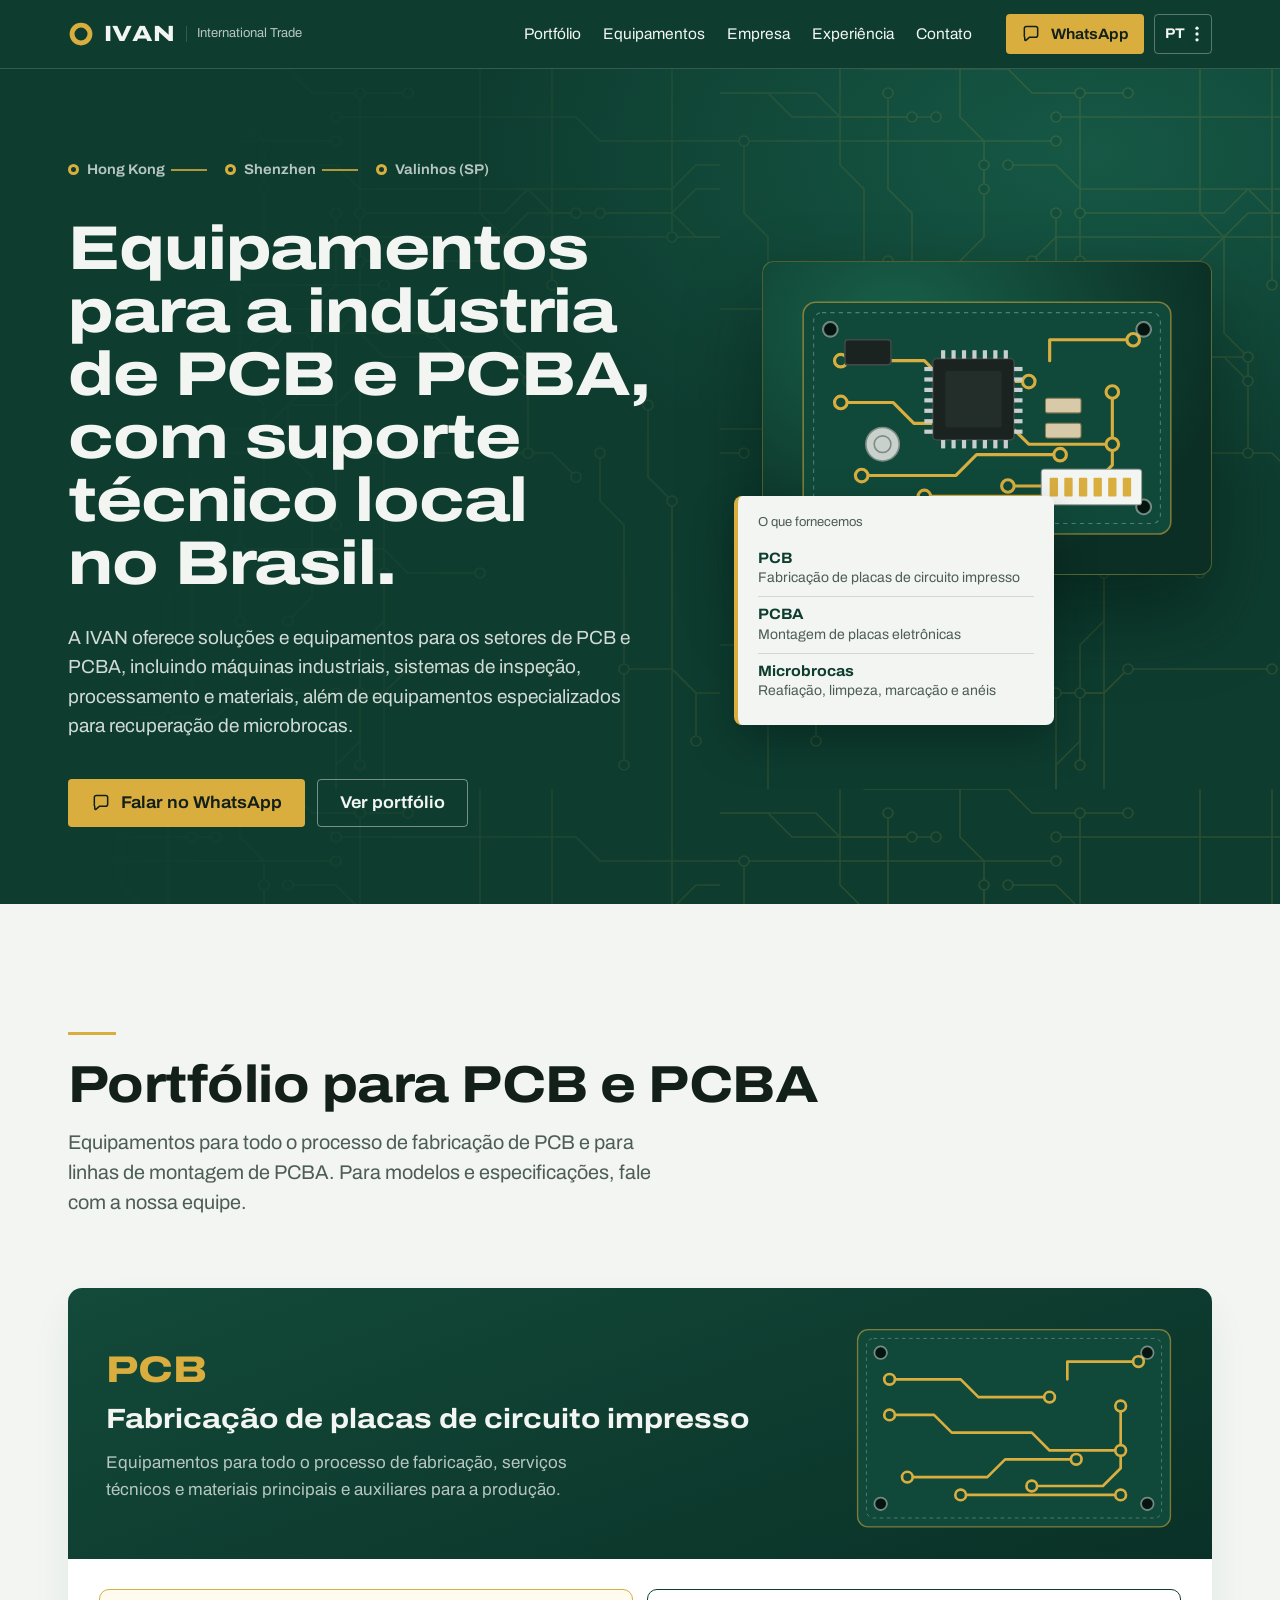
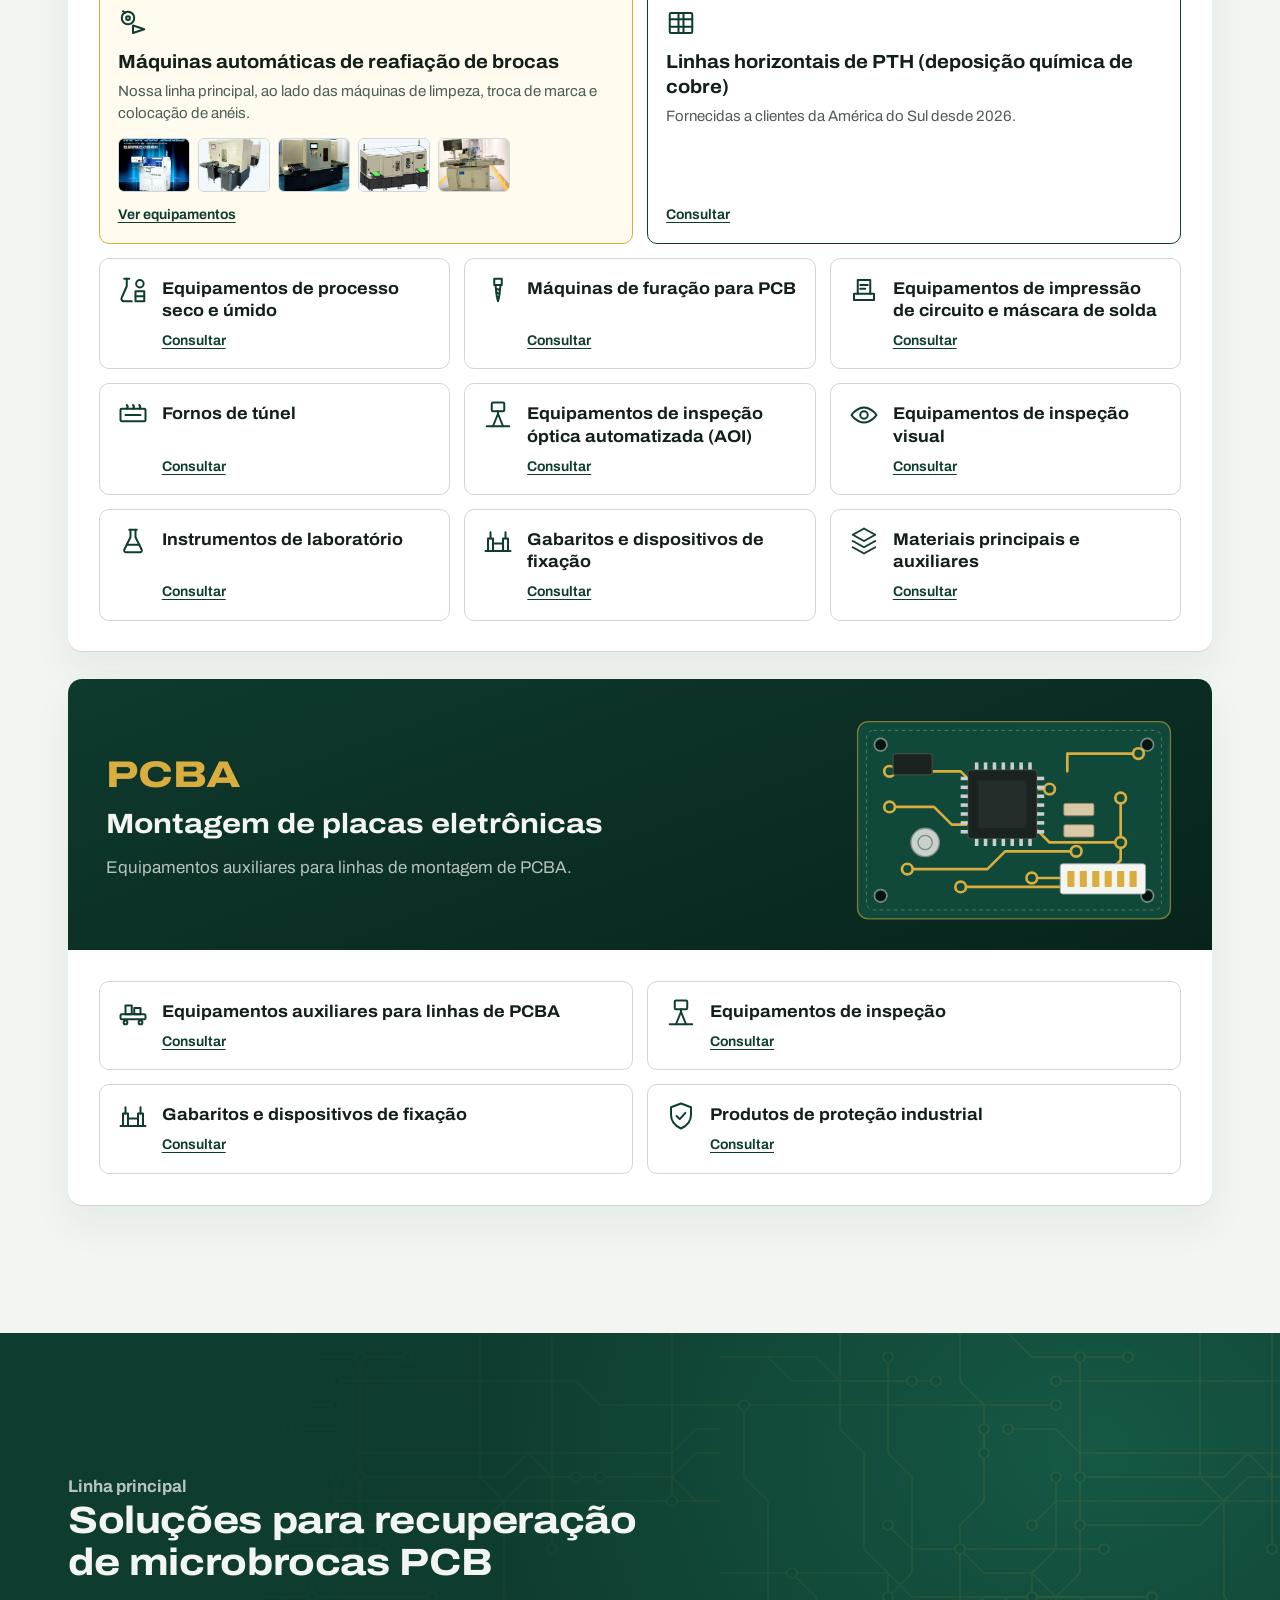
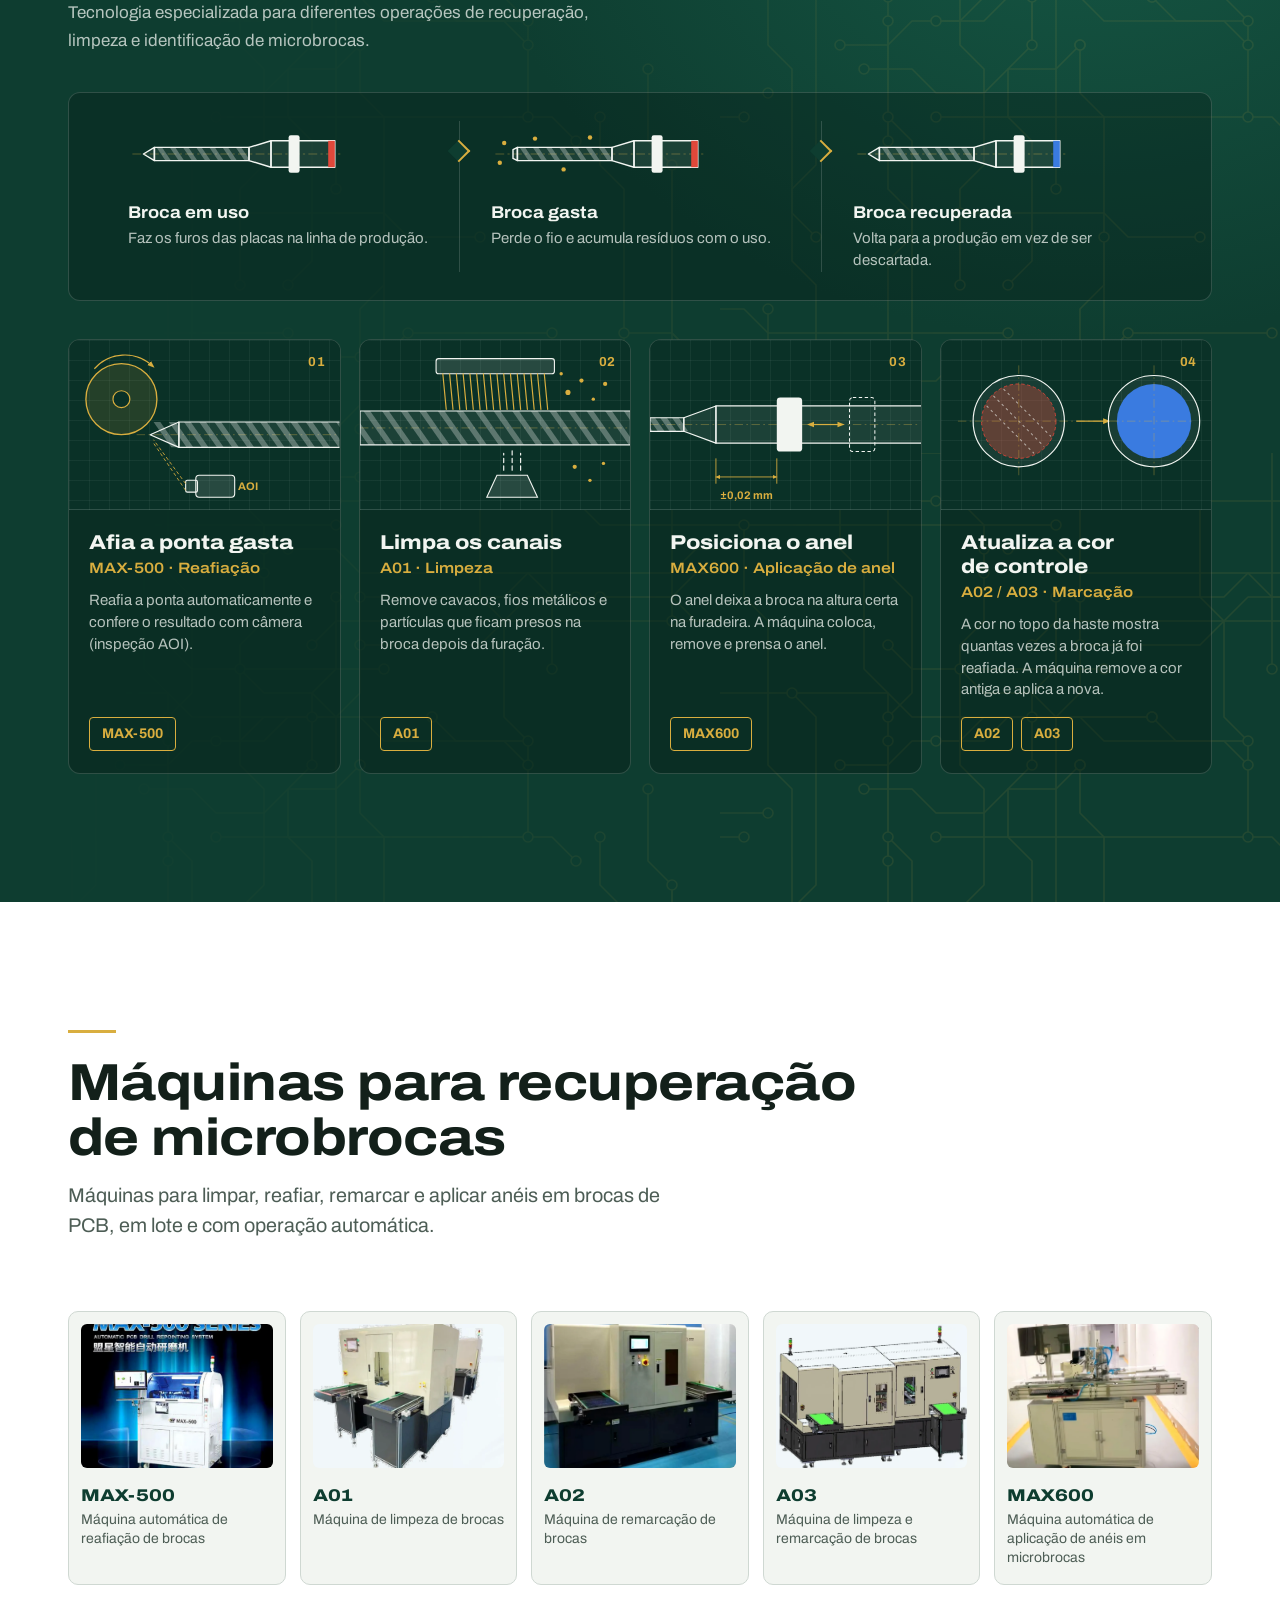
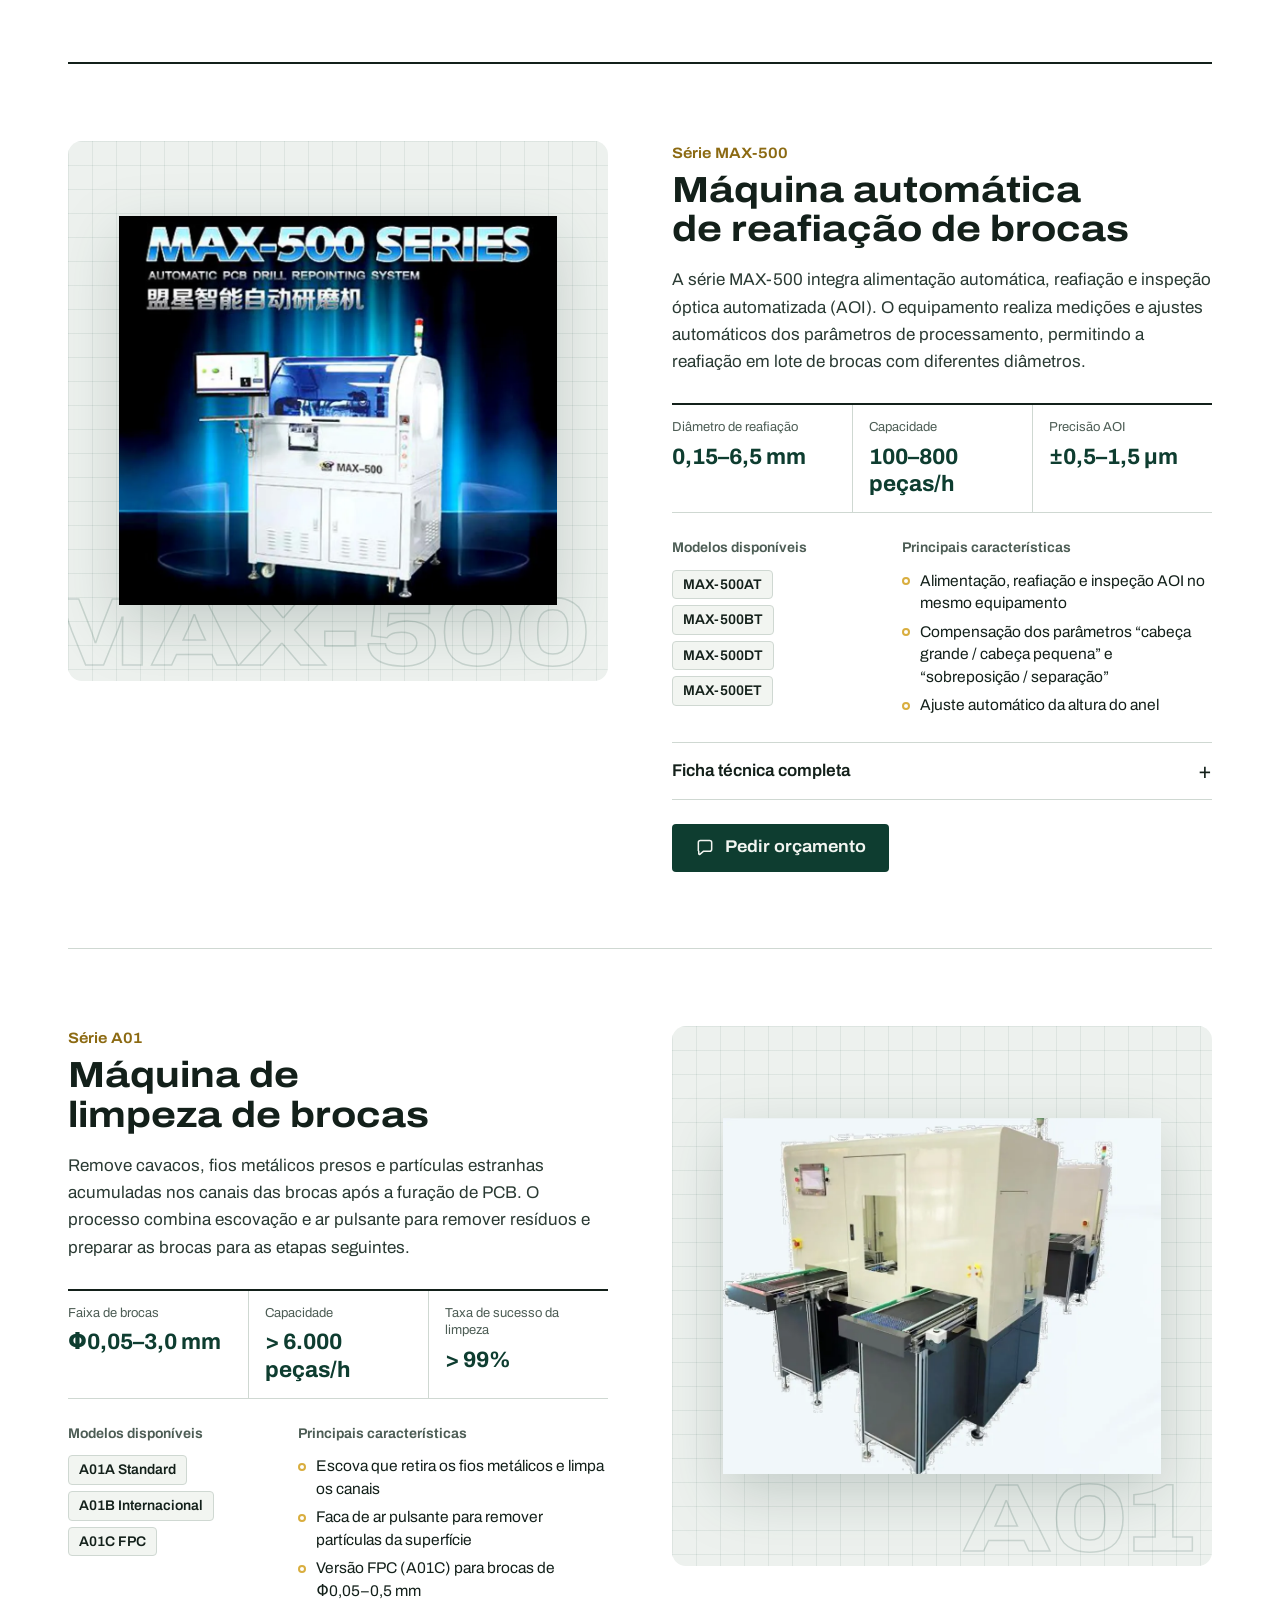
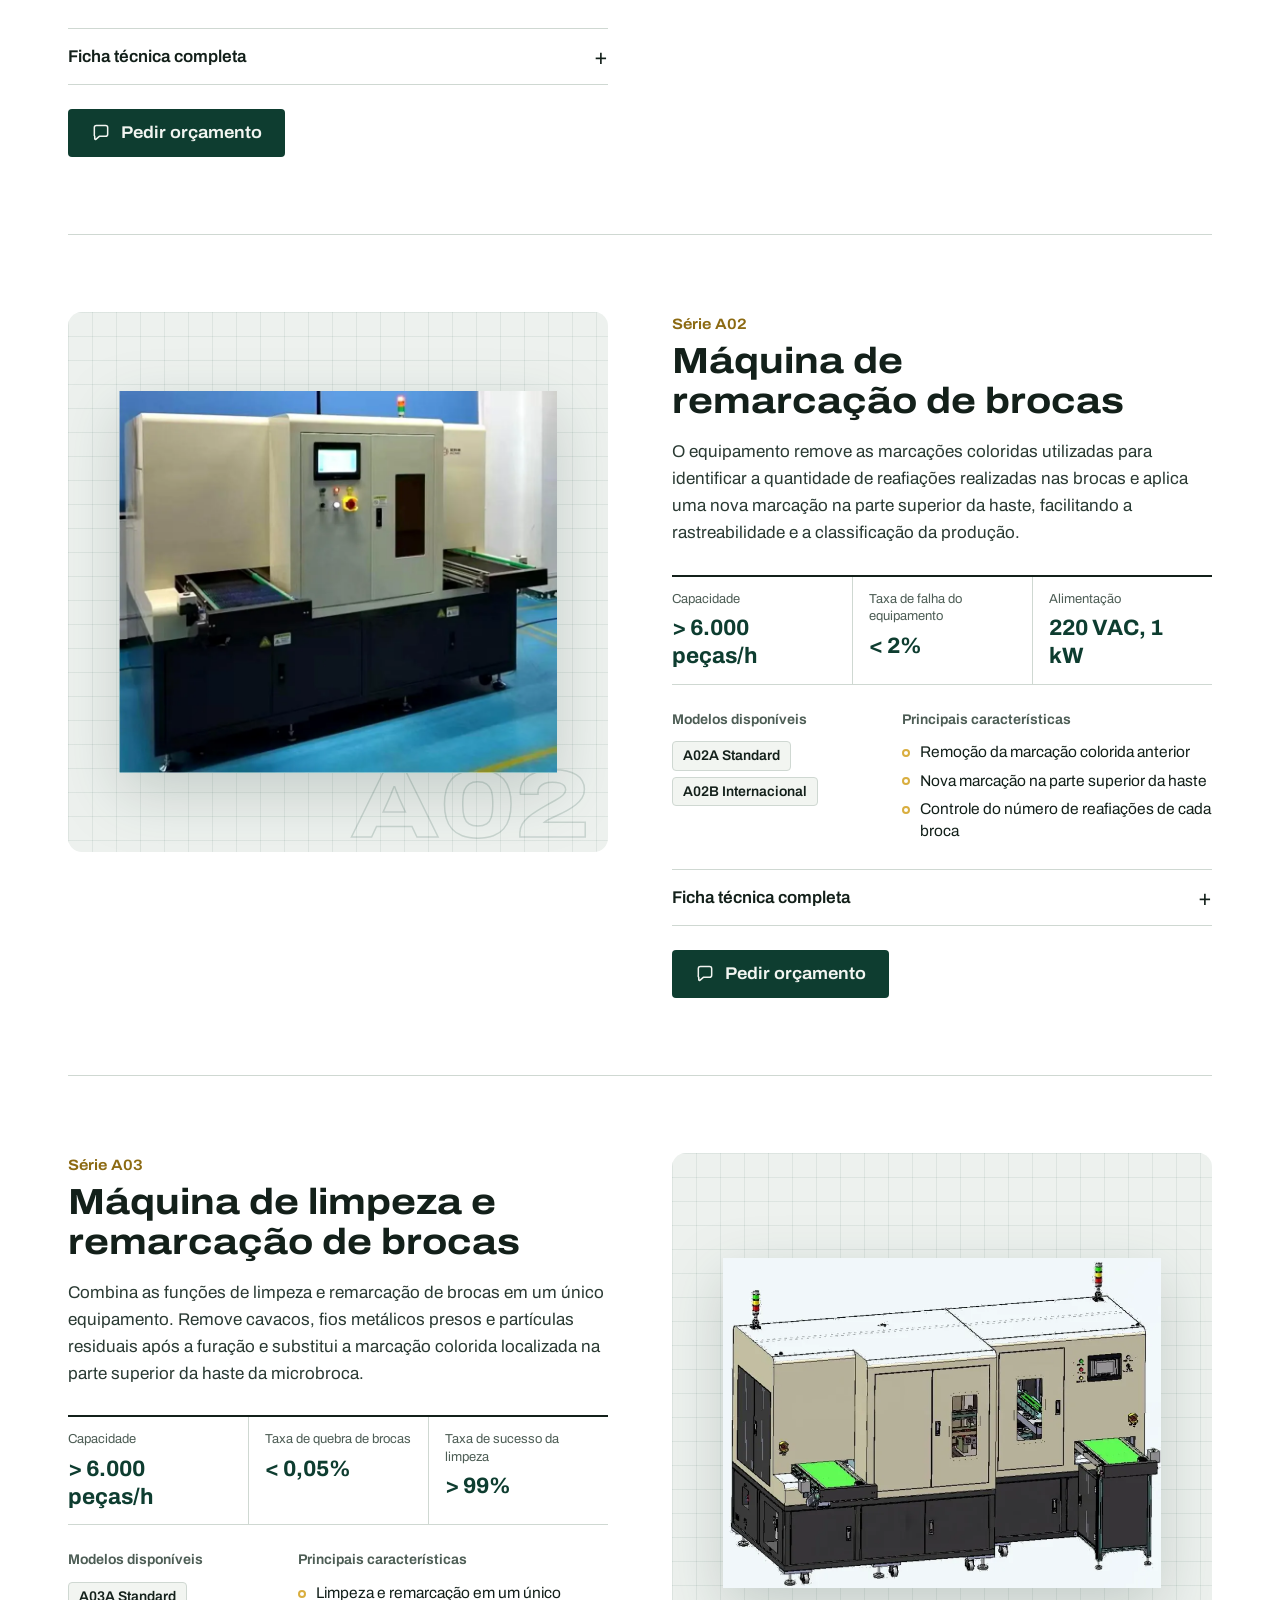
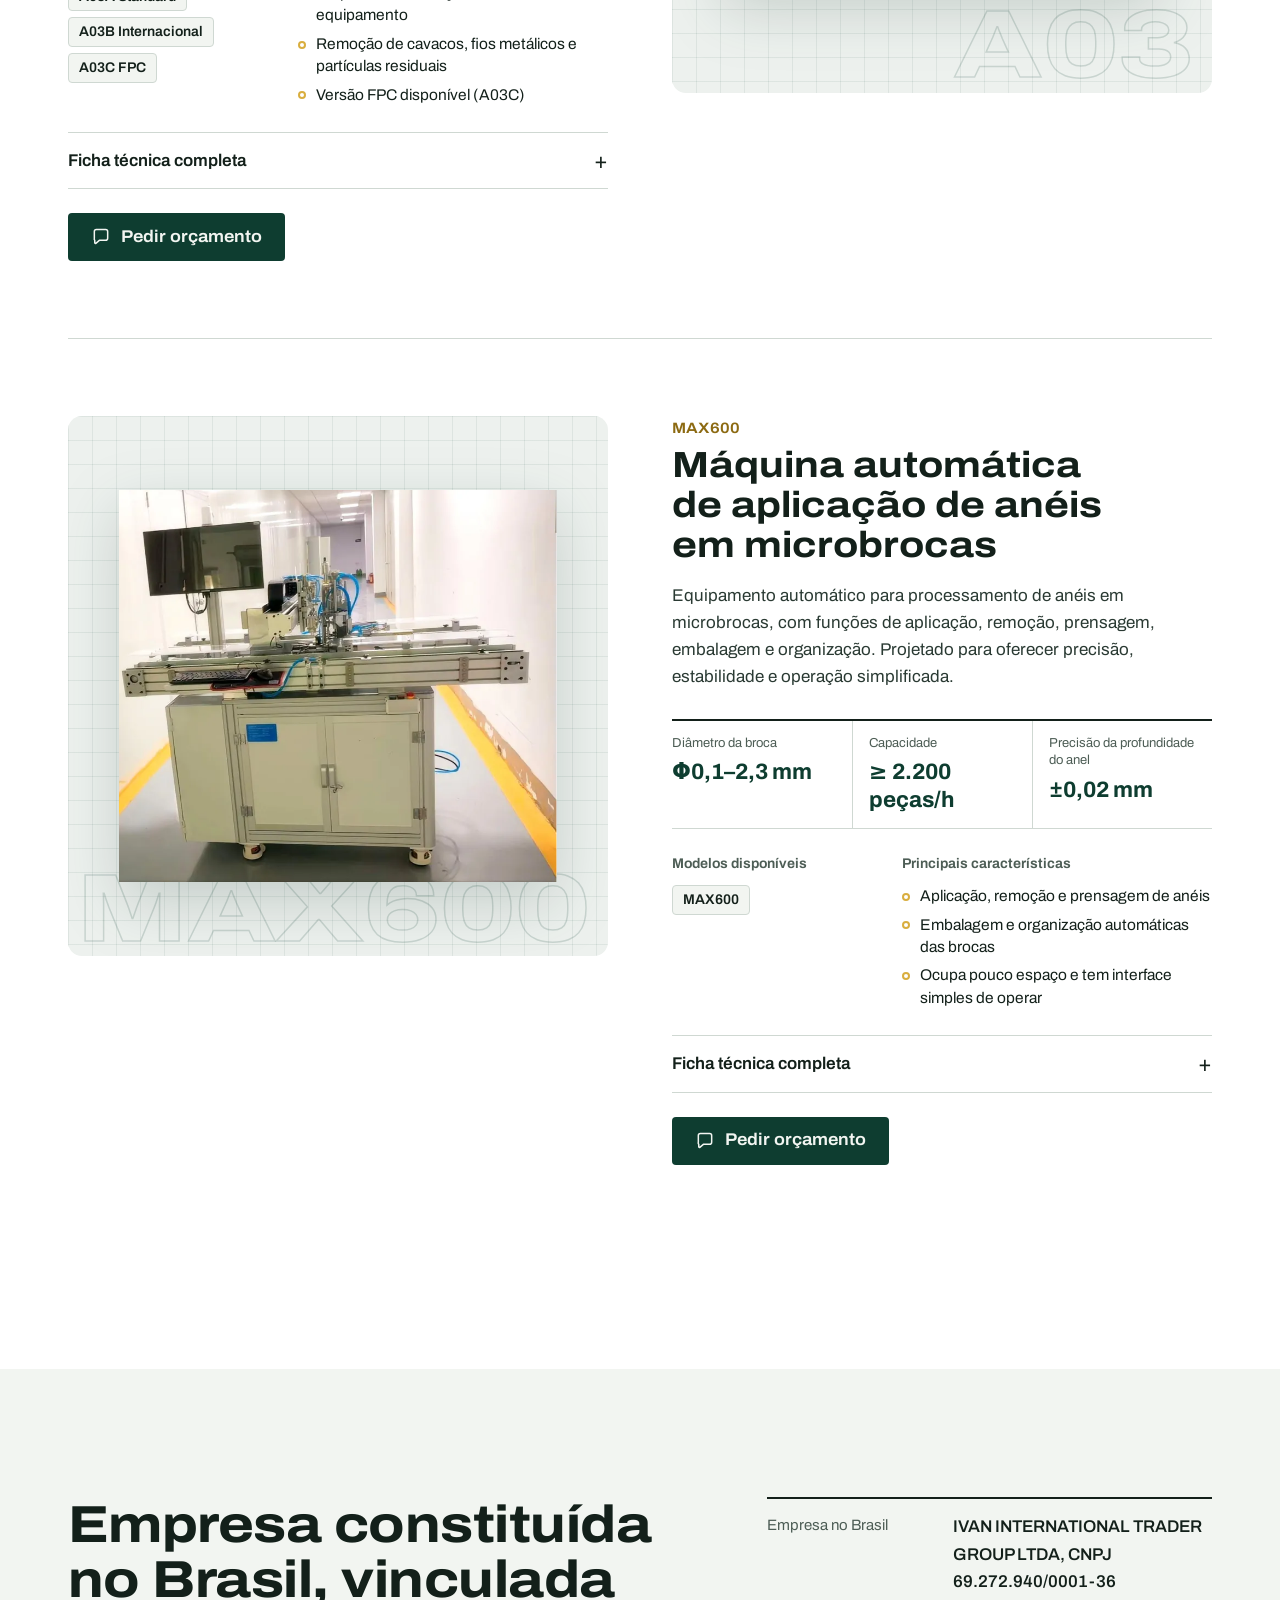
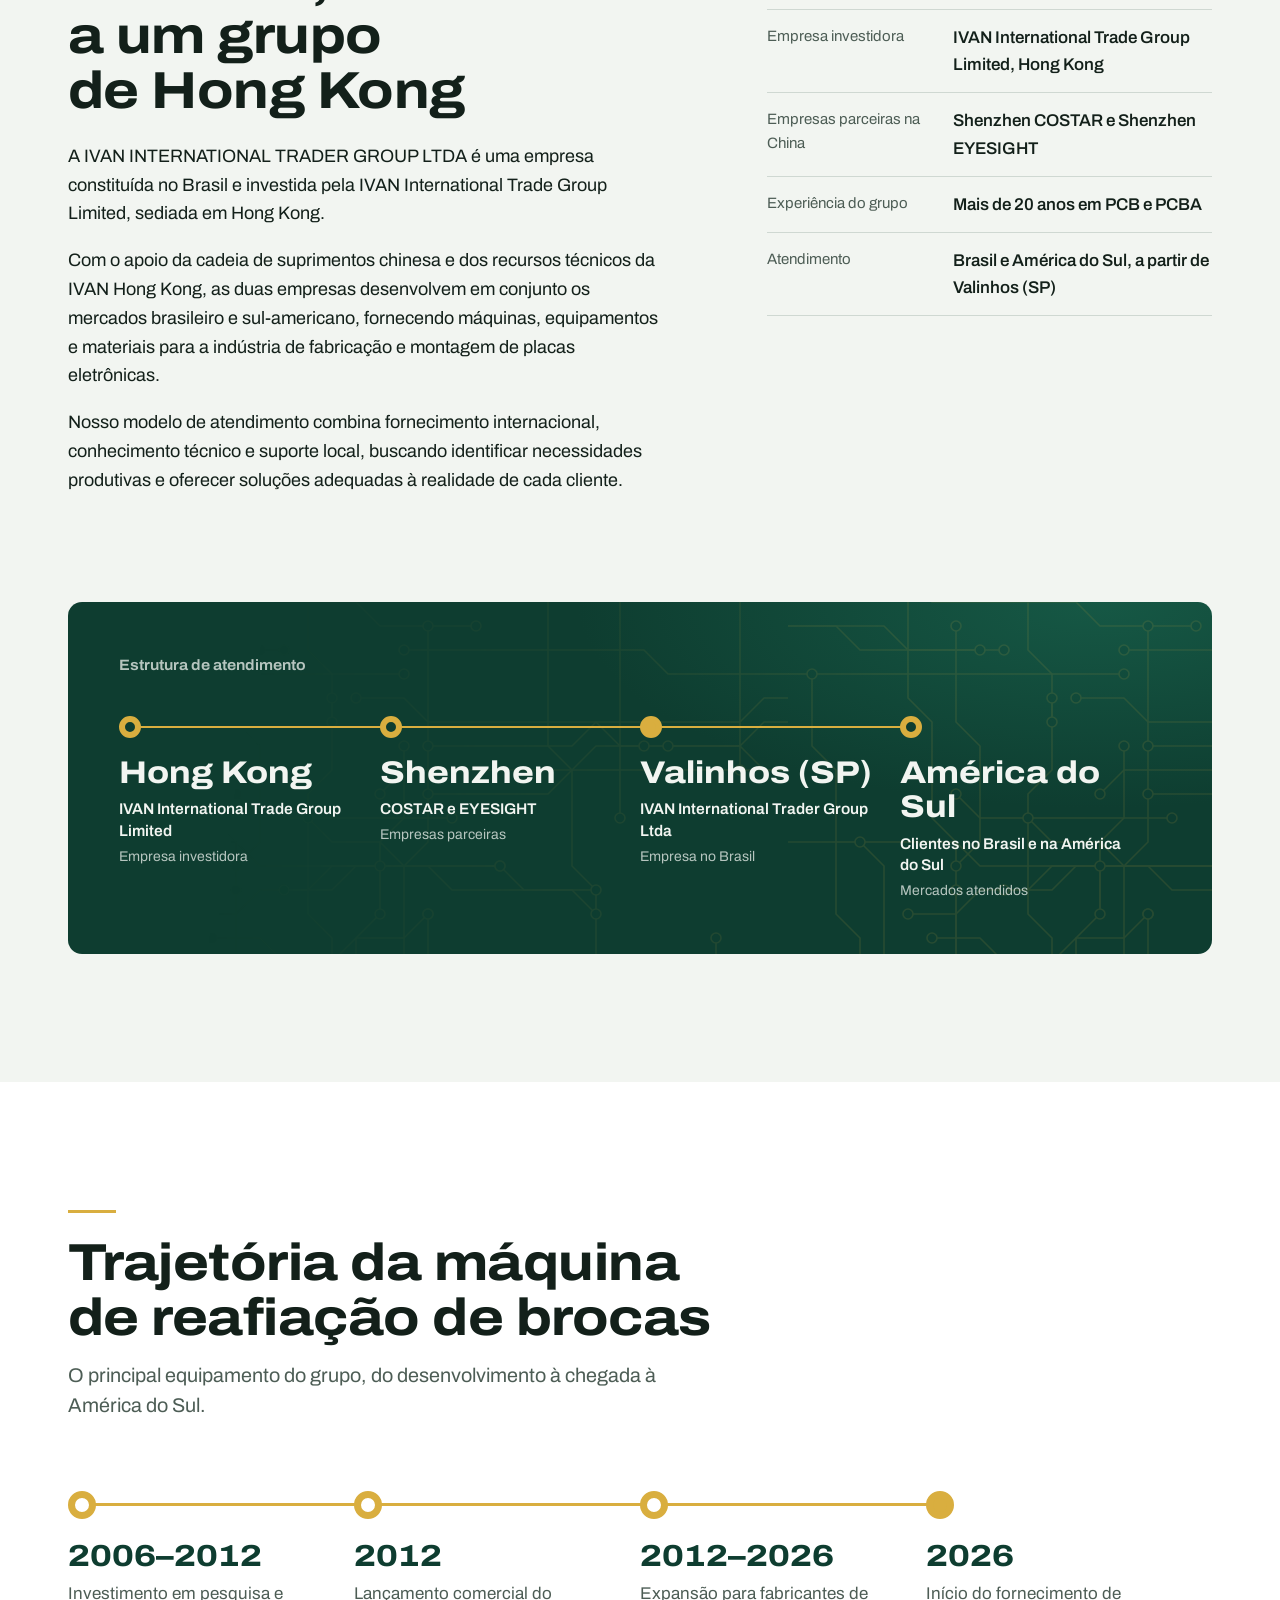
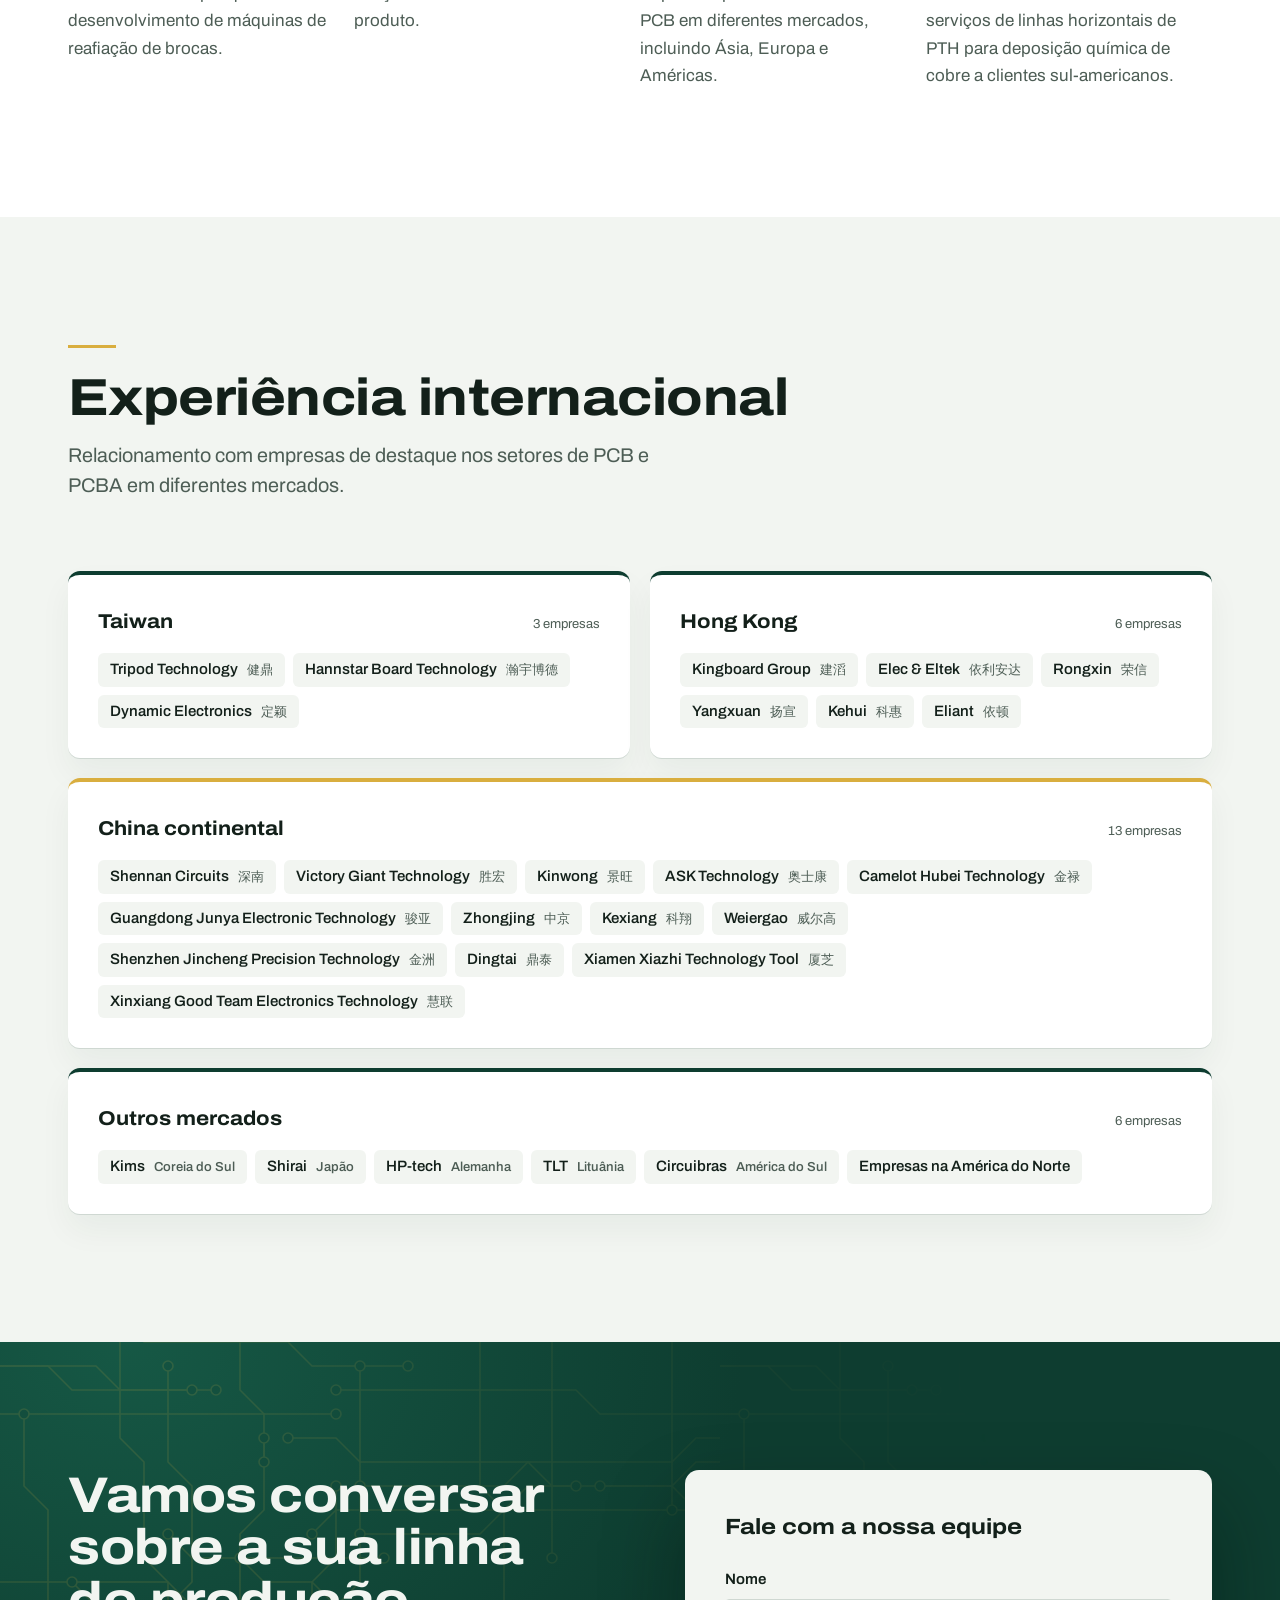
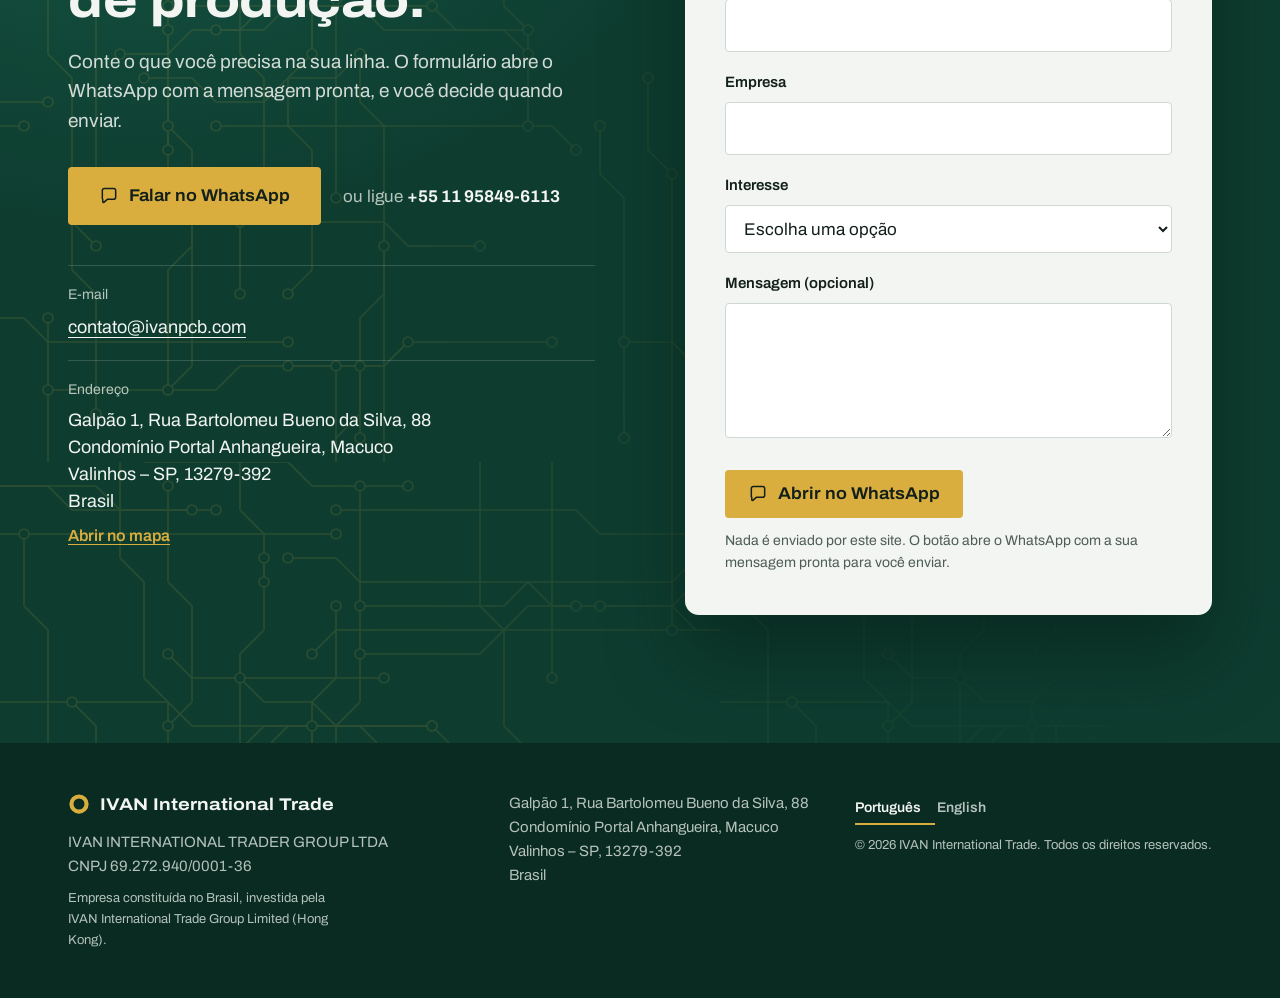
<file: docs/index.html>
<!DOCTYPE html>
<html lang="pt-BR">
<head>
<meta charset="utf-8">
<meta name="viewport" content="width=device-width, initial-scale=1">
<title>IVAN International Trade | Equipamentos para PCB e PCBA no Brasil</title>
<meta name="description" content="Empresa brasileira vinculada ao grupo IVAN, sediado em Hong Kong. Equipamentos para fabricação de PCB e montagem de PCBA, sistemas de inspeção, materiais e máquinas para recuperação de microbrocas, com atendimento local.">
<link rel="canonical" href="https://ivanpcb.com/">
<meta property="og:url" content="https://ivanpcb.com/">
<link rel="alternate" hreflang="pt-BR" href="https://ivanpcb.com/"><link rel="alternate" hreflang="en" href="https://ivanpcb.com/en/"><link rel="alternate" hreflang="x-default" href="https://ivanpcb.com/">
<meta name="theme-color" content="#0E3D30">
<link rel="icon" href="assets/favicon.svg" type="image/svg+xml">
<link rel="apple-touch-icon" href="assets/apple-touch-icon.png">
<meta property="og:type" content="website">
<meta property="og:site_name" content="IVAN International Trade">
<meta property="og:title" content="IVAN International Trade | Equipamentos para PCB e PCBA no Brasil">
<meta property="og:description" content="Empresa brasileira vinculada ao grupo IVAN, sediado em Hong Kong. Equipamentos para fabricação de PCB e montagem de PCBA, sistemas de inspeção, materiais e máquinas para recuperação de microbrocas, com atendimento local.">
<meta property="og:image" content="https://ivanpcb.com/assets/og-pt.jpg">
<meta property="og:image:width" content="1200">
<meta property="og:image:height" content="630">
<meta property="og:locale" content="pt_BR">
<meta name="twitter:card" content="summary_large_image">
<link rel="preload" href="assets/fonts/archivo-latin-wdth-normal.woff2" as="font" type="font/woff2" crossorigin>
<link rel="stylesheet" href="assets/css/site.css">
<script type="application/ld+json">{"@context": "https://schema.org", "@type": "Organization", "name": "IVAN INTERNATIONAL TRADER GROUP LTDA", "alternateName": "IVAN International Trade", "legalName": "IVAN INTERNATIONAL TRADER GROUP LTDA", "taxID": "69.272.940/0001-36", "description": "Empresa constituída no Brasil, investida pela IVAN International Trade Group Limited (Hong Kong).", "telephone": "+5511958496113", "email": "contato@ivanpcb.com", "address": {"@type": "PostalAddress", "streetAddress": "Rua Bartolomeu Bueno da Silva, 88, Galpão 1, Condomínio Portal Anhangueira", "addressLocality": "Valinhos", "addressRegion": "SP", "postalCode": "13279-392", "addressCountry": "BR"}, "areaServed": ["BR", "South America"], "url": "https://ivanpcb.com/", "logo": "https://ivanpcb.com/assets/apple-touch-icon.png"}</script>
</head>
<body>
<a class="skip" href="#main">Pular para o conteúdo</a>
<header class="site-header">
  <div class="wrap header-inner">
    <a class="brand" href="" aria-label="IVAN International Trade"><svg class="via" viewBox="0 0 32 32" aria-hidden="true" focusable="false"><circle cx="16" cy="16" r="11" fill="none" stroke="currentColor" stroke-width="6"/></svg><span class="brand-name">IVAN</span><span class="brand-sub">International Trade</span></a>
    <nav class="nav" aria-label="Menu"><ul><li><a href="#segments">Portfólio</a></li><li><a href="#equipment">Equipamentos</a></li><li><a href="#company">Empresa</a></li><li><a href="#customers">Experiência</a></li><li><a href="#contact">Contato</a></li></ul></nav>
    <div class="header-actions">
      <a class="btn btn-gold btn-small" href="https://wa.me/5511958496113?text=Ol%C3%A1%21%20Vim%20pelo%20site%20e%20gostaria%20de%20falar%20sobre%20equipamentos%20para%20PCB/PCBA." target="_blank" rel="noopener"><svg class="icon" viewBox="0 0 24 24" aria-hidden="true" focusable="false"><path d="M4 5.5A2.5 2.5 0 0 1 6.5 3h11A2.5 2.5 0 0 1 20 5.5v8a2.5 2.5 0 0 1-2.5 2.5H10l-4.2 3.6c-.5.4-1.3 0-1.3-.6V16A2.5 2.5 0 0 1 4 13.5z" fill="none" stroke="currentColor" stroke-width="1.8" stroke-linejoin="round"/></svg><span>WhatsApp</span></a>
      <details class="lang-menu">
        <summary title="Idioma"><span class="lang-code" aria-hidden="true">PT</span><svg class="icon" viewBox="0 0 24 24" aria-hidden="true" focusable="false"><circle cx="12" cy="5" r="2" fill="currentColor"/><circle cx="12" cy="12" r="2" fill="currentColor"/><circle cx="12" cy="19" r="2" fill="currentColor"/></svg><span class="sr-only">Idioma: Português</span></summary>
        <div class="lang-panel">
          <p class="lang-panel-title">Idioma</p>
          <ul><li><a class="lang-link" href="" hreflang="pt-BR" lang="pt-BR" aria-current="true"><span>Português</span><svg class="check" viewBox="0 0 24 24" aria-hidden="true" focusable="false"><path d="M5 12.5l4.5 4.5L19 7.5" fill="none" stroke="currentColor" stroke-width="2.2" stroke-linecap="round" stroke-linejoin="round"/></svg></a></li><li><a class="lang-link" href="en/" hreflang="en" lang="en"><span>English</span></a></li></ul>
        </div>
      </details>
    </div>
    <details class="mobile-menu">
      <summary aria-label="Menu"><svg class="icon" viewBox="0 0 24 24" aria-hidden="true" focusable="false"><path d="M4 7h16M4 12h16M4 17h16" fill="none" stroke="currentColor" stroke-width="2" stroke-linecap="round"/></svg><span class="menu-text">Menu</span></summary>
      <div class="mobile-panel">
        <ul class="mobile-nav"><li><a href="#segments">Portfólio</a></li><li><a href="#equipment">Equipamentos</a></li><li><a href="#company">Empresa</a></li><li><a href="#customers">Experiência</a></li><li><a href="#contact">Contato</a></li></ul>
        <p class="mobile-lang-title">Idioma</p>
        <ul class="langs" aria-label="Idioma"><li><a class="lang-link" href="" hreflang="pt-BR" lang="pt-BR" title="Português" aria-current="true">Português</a></li><li><a class="lang-link" href="en/" hreflang="en" lang="en" title="English">English</a></li></ul>
      </div>
    </details>
  </div>
</header>
<main id="main">
<section class="hero" aria-labelledby="hero-title">
  <div class="wrap hero-grid">
    <div class="hero-copy">
      <ol class="route" aria-label="Da cadeia de suprimentos chinesa ao Brasil"><li><span class="route-via" aria-hidden="true"></span>Hong Kong</li><li><span class="route-via" aria-hidden="true"></span>Shenzhen</li><li><span class="route-via" aria-hidden="true"></span>Valinhos (SP)</li></ol>
      <h1 id="hero-title">Equipamentos para a indústria de PCB e PCBA, com suporte técnico local no Brasil.</h1>
      <p class="lead">A IVAN oferece soluções e equipamentos para os setores de PCB e PCBA, incluindo máquinas industriais, sistemas de inspeção, processamento e materiais, além de equipamentos especializados para recuperação de microbrocas.</p>
      <div class="ctas">
        <a class="btn btn-gold" href="https://wa.me/5511958496113?text=Ol%C3%A1%21%20Vim%20pelo%20site%20e%20gostaria%20de%20falar%20sobre%20equipamentos%20para%20PCB/PCBA." target="_blank" rel="noopener"><svg class="icon" viewBox="0 0 24 24" aria-hidden="true" focusable="false"><path d="M4 5.5A2.5 2.5 0 0 1 6.5 3h11A2.5 2.5 0 0 1 20 5.5v8a2.5 2.5 0 0 1-2.5 2.5H10l-4.2 3.6c-.5.4-1.3 0-1.3-.6V16A2.5 2.5 0 0 1 4 13.5z" fill="none" stroke="currentColor" stroke-width="1.8" stroke-linejoin="round"/></svg><span>Falar no WhatsApp</span></a>
        <a class="btn btn-ghost" href="#segments">Ver portfólio</a>
      </div>
    </div>
    <figure class="hero-visual">
      <div class="hero-board"><svg class="board" viewBox="0 0 360 230" aria-hidden="true" focusable="false"><rect x="4" y="4" width="352" height="222" rx="12" class="b-sub"/><rect x="14" y="14" width="332" height="202" rx="8" class="b-silk"/><path d="M40 60 H120 L140 80 H220" class="b-trace"/><path d="M40 100 H90 L110 120 H200 L220 140 H300" class="b-trace"/><path d="M60 170 H150 L170 150 H250" class="b-trace"/><path d="M240 60 V40 H320" class="b-trace"/><path d="M300 90 V160 L280 180 H200" class="b-trace"/><path d="M120 190 H300" class="b-trace"/><circle cx="40" cy="60" r="6" class="b-via"/><circle cx="220" cy="80" r="6" class="b-via"/><circle cx="40" cy="100" r="6" class="b-via"/><circle cx="300" cy="140" r="6" class="b-via"/><circle cx="60" cy="170" r="6" class="b-via"/><circle cx="250" cy="150" r="6" class="b-via"/><circle cx="320" cy="40" r="6" class="b-via"/><circle cx="300" cy="90" r="6" class="b-via"/><circle cx="200" cy="180" r="6" class="b-via"/><circle cx="120" cy="190" r="6" class="b-via"/><circle cx="300" cy="190" r="6" class="b-via"/><circle cx="30" cy="30" r="7" class="b-hole"/><circle cx="330" cy="30" r="7" class="b-hole"/><circle cx="30" cy="200" r="7" class="b-hole"/><circle cx="330" cy="200" r="7" class="b-hole"/><rect x="128" y="58" width="78" height="78" rx="4" class="c-ic"/><rect x="140" y="70" width="54" height="54" rx="2" class="c-ic-top"/><rect x="136" y="50" width="4" height="8" class="c-pin"/><rect x="136" y="136" width="4" height="8" class="c-pin"/><rect x="120" y="66" width="8" height="4" class="c-pin"/><rect x="206" y="66" width="8" height="4" class="c-pin"/><rect x="146" y="50" width="4" height="8" class="c-pin"/><rect x="146" y="136" width="4" height="8" class="c-pin"/><rect x="120" y="76" width="8" height="4" class="c-pin"/><rect x="206" y="76" width="8" height="4" class="c-pin"/><rect x="156" y="50" width="4" height="8" class="c-pin"/><rect x="156" y="136" width="4" height="8" class="c-pin"/><rect x="120" y="86" width="8" height="4" class="c-pin"/><rect x="206" y="86" width="8" height="4" class="c-pin"/><rect x="166" y="50" width="4" height="8" class="c-pin"/><rect x="166" y="136" width="4" height="8" class="c-pin"/><rect x="120" y="96" width="8" height="4" class="c-pin"/><rect x="206" y="96" width="8" height="4" class="c-pin"/><rect x="176" y="50" width="4" height="8" class="c-pin"/><rect x="176" y="136" width="4" height="8" class="c-pin"/><rect x="120" y="106" width="8" height="4" class="c-pin"/><rect x="206" y="106" width="8" height="4" class="c-pin"/><rect x="186" y="50" width="4" height="8" class="c-pin"/><rect x="186" y="136" width="4" height="8" class="c-pin"/><rect x="120" y="116" width="8" height="4" class="c-pin"/><rect x="206" y="116" width="8" height="4" class="c-pin"/><rect x="196" y="50" width="4" height="8" class="c-pin"/><rect x="196" y="136" width="4" height="8" class="c-pin"/><rect x="120" y="126" width="8" height="4" class="c-pin"/><rect x="206" y="126" width="8" height="4" class="c-pin"/><rect x="236" y="96" width="34" height="14" rx="2" class="c-res"/><rect x="236" y="120" width="34" height="14" rx="2" class="c-res"/><circle cx="80" cy="140" r="16" class="c-cap"/><circle cx="80" cy="140" r="8" class="c-cap-top"/><rect x="232" y="164" width="96" height="34" rx="3" class="c-conn"/><rect x="240" y="172" width="8" height="18" rx="1" class="c-conn-pin"/><rect x="254" y="172" width="8" height="18" rx="1" class="c-conn-pin"/><rect x="268" y="172" width="8" height="18" rx="1" class="c-conn-pin"/><rect x="282" y="172" width="8" height="18" rx="1" class="c-conn-pin"/><rect x="296" y="172" width="8" height="18" rx="1" class="c-conn-pin"/><rect x="310" y="172" width="8" height="18" rx="1" class="c-conn-pin"/><rect x="44" y="40" width="44" height="24" rx="3" class="c-ic"/></svg></div>
      <figcaption>
        <span class="hc-label">O que fornecemos</span>
        <ul class="hc-list"><li><a href="#portfolio-pcb"><strong>PCB</strong><span>Fabricação de placas de circuito impresso</span></a></li><li><a href="#portfolio-pcba"><strong>PCBA</strong><span>Montagem de placas eletrônicas</span></a></li><li><a href="#recovery"><strong>Microbrocas</strong><span>Reafiação, limpeza, marcação e anéis</span></a></li></ul>
      </figcaption>
    </figure>
  </div>
</section>
<section id="segments" class="section segments" aria-labelledby="seg-title">
  <div class="wrap">
    <div class="section-head">
      <h2 id="seg-title">Portfólio para PCB e PCBA</h2>
      <p>Equipamentos para todo o processo de fabricação de PCB e para linhas de montagem de PCBA. Para modelos e especificações, fale com a nossa equipe.</p>
    </div>
    <article id="portfolio-pcb" class="pf-block pf-pcb" aria-labelledby="seg-pcb-title">
      <header class="pf-head">
        <div>
          <p class="seg-code" aria-hidden="true">PCB</p>
          <h3 id="seg-pcb-title">Fabricação de placas de circuito impresso <span class="sr-only">(PCB)</span></h3>
          <p>Equipamentos para todo o processo de fabricação, serviços técnicos e materiais principais e auxiliares para a produção.</p>
        </div>
        <div class="pf-art"><svg class="board" viewBox="0 0 360 230" aria-hidden="true" focusable="false"><rect x="4" y="4" width="352" height="222" rx="12" class="b-sub"/><rect x="14" y="14" width="332" height="202" rx="8" class="b-silk"/><path d="M40 60 H120 L140 80 H220" class="b-trace"/><path d="M40 100 H90 L110 120 H200 L220 140 H300" class="b-trace"/><path d="M60 170 H150 L170 150 H250" class="b-trace"/><path d="M240 60 V40 H320" class="b-trace"/><path d="M300 90 V160 L280 180 H200" class="b-trace"/><path d="M120 190 H300" class="b-trace"/><circle cx="40" cy="60" r="6" class="b-via"/><circle cx="220" cy="80" r="6" class="b-via"/><circle cx="40" cy="100" r="6" class="b-via"/><circle cx="300" cy="140" r="6" class="b-via"/><circle cx="60" cy="170" r="6" class="b-via"/><circle cx="250" cy="150" r="6" class="b-via"/><circle cx="320" cy="40" r="6" class="b-via"/><circle cx="300" cy="90" r="6" class="b-via"/><circle cx="200" cy="180" r="6" class="b-via"/><circle cx="120" cy="190" r="6" class="b-via"/><circle cx="300" cy="190" r="6" class="b-via"/><circle cx="30" cy="30" r="7" class="b-hole"/><circle cx="330" cy="30" r="7" class="b-hole"/><circle cx="30" cy="200" r="7" class="b-hole"/><circle cx="330" cy="200" r="7" class="b-hole"/></svg></div>
      </header>
      <ul class="pf-grid"><li class="pf-item pf-item--feat"><svg class="pf-icon" viewBox="0 0 24 24" aria-hidden="true" focusable="false" fill="none" stroke="currentColor" stroke-width="1.6" stroke-linecap="round" stroke-linejoin="round"><circle cx="8" cy="8" r="5"/><circle cx="8" cy="8" r="1.5"/><path d="M12 14l9 3-9 3z"/><path d="M4 2.5l1.5 1.5"/></svg><h4>Máquinas automáticas de reafiação de brocas</h4><p>Nossa linha principal, ao lado das máquinas de limpeza, troca de marca e colocação de anéis.</p><div class="pf-thumbs"><a href="#max-500" aria-label="Máquina automática de reafiação de brocas (Série MAX-500)"><img src="assets/img/max-500.webp" alt="" loading="lazy" width="96" height="72"></a><a href="#a01" aria-label="Máquina de limpeza de brocas (Série A01)"><img src="assets/img/a01.webp" alt="" loading="lazy" width="96" height="72"></a><a href="#a02" aria-label="Máquina de remarcação de brocas (Série A02)"><img src="assets/img/a02.webp" alt="" loading="lazy" width="96" height="72"></a><a href="#a03" aria-label="Máquina de limpeza e remarcação de brocas (Série A03)"><img src="assets/img/a03.webp" alt="" loading="lazy" width="96" height="72"></a><a href="#max600" aria-label="Máquina automática de aplicação de anéis em microbrocas (MAX600)"><img src="assets/img/max600.webp" alt="" loading="lazy" width="96" height="72"></a></div><a class="pf-link" href="#equipment">Ver equipamentos</a></li><li class="pf-item pf-item--feat"><svg class="pf-icon" viewBox="0 0 24 24" aria-hidden="true" focusable="false" fill="none" stroke="currentColor" stroke-width="1.6" stroke-linecap="round" stroke-linejoin="round"><rect x="3" y="4" width="18" height="16" rx="1"/><path d="M3 9h18M3 15h18"/><path d="M10 4v16M14 4v16"/></svg><h4>Linhas horizontais de PTH (deposição química de cobre)</h4><p>Fornecidas a clientes da América do Sul desde 2026.</p><a class="pf-link" href="https://wa.me/5511958496113?text=Ol%C3%A1%21%20Vim%20pelo%20site%20e%20gostaria%20de%20informa%C3%A7%C3%B5es%20sobre%3A%20Linhas%20horizontais%20de%20PTH%20%28deposi%C3%A7%C3%A3o%20qu%C3%ADmica%20de%20cobre%29." target="_blank" rel="noopener">Consultar</a></li><li class="pf-item"><svg class="pf-icon" viewBox="0 0 24 24" aria-hidden="true" focusable="false" fill="none" stroke="currentColor" stroke-width="1.6" stroke-linecap="round" stroke-linejoin="round"><path d="M7 3v6l-4 9a2 2 0 0 0 2 3h6"/><path d="M5 3h4"/><path d="M14 13h7v8h-7z"/><path d="M14 17h7"/><circle cx="17.5" cy="7" r="3"/></svg><h4>Equipamentos de processo seco e úmido</h4><a class="pf-link" href="https://wa.me/5511958496113?text=Ol%C3%A1%21%20Vim%20pelo%20site%20e%20gostaria%20de%20informa%C3%A7%C3%B5es%20sobre%3A%20Equipamentos%20de%20processo%20seco%20e%20%C3%BAmido." target="_blank" rel="noopener">Consultar</a></li><li class="pf-item"><svg class="pf-icon" viewBox="0 0 24 24" aria-hidden="true" focusable="false" fill="none" stroke="currentColor" stroke-width="1.6" stroke-linecap="round" stroke-linejoin="round"><path d="M9 3h6v5H9z"/><path d="M10 8h4l-1 9-1 4-1-4z"/><path d="M10.5 11l3 1M10.6 14l2.6 1"/></svg><h4>Máquinas de furação para PCB</h4><a class="pf-link" href="https://wa.me/5511958496113?text=Ol%C3%A1%21%20Vim%20pelo%20site%20e%20gostaria%20de%20informa%C3%A7%C3%B5es%20sobre%3A%20M%C3%A1quinas%20de%20fura%C3%A7%C3%A3o%20para%20PCB." target="_blank" rel="noopener">Consultar</a></li><li class="pf-item"><svg class="pf-icon" viewBox="0 0 24 24" aria-hidden="true" focusable="false" fill="none" stroke="currentColor" stroke-width="1.6" stroke-linecap="round" stroke-linejoin="round"><path d="M4 15h16v5H4z"/><path d="M7 15V4h10v11"/><path d="M9 8h6M9 11h4"/></svg><h4>Equipamentos de impressão de circuito e máscara de solda</h4><a class="pf-link" href="https://wa.me/5511958496113?text=Ol%C3%A1%21%20Vim%20pelo%20site%20e%20gostaria%20de%20informa%C3%A7%C3%B5es%20sobre%3A%20Equipamentos%20de%20impress%C3%A3o%20de%20circuito%20e%20m%C3%A1scara%20de%20solda." target="_blank" rel="noopener">Consultar</a></li><li class="pf-item"><svg class="pf-icon" viewBox="0 0 24 24" aria-hidden="true" focusable="false" fill="none" stroke="currentColor" stroke-width="1.6" stroke-linecap="round" stroke-linejoin="round"><rect x="2" y="7" width="20" height="10" rx="1"/><path d="M6 12h12"/><path d="M7 4c1 1 1 2 0 3M12 4c1 1 1 2 0 3M17 4c1 1 1 2 0 3"/></svg><h4>Fornos de túnel</h4><a class="pf-link" href="https://wa.me/5511958496113?text=Ol%C3%A1%21%20Vim%20pelo%20site%20e%20gostaria%20de%20informa%C3%A7%C3%B5es%20sobre%3A%20Fornos%20de%20t%C3%BAnel." target="_blank" rel="noopener">Consultar</a></li><li class="pf-item"><svg class="pf-icon" viewBox="0 0 24 24" aria-hidden="true" focusable="false" fill="none" stroke="currentColor" stroke-width="1.6" stroke-linecap="round" stroke-linejoin="round"><rect x="7" y="2" width="10" height="7" rx="1"/><path d="M12 9v2"/><path d="M8 21l4-10 4 10"/><path d="M3 21h18"/></svg><h4>Equipamentos de inspeção óptica automatizada (AOI)</h4><a class="pf-link" href="https://wa.me/5511958496113?text=Ol%C3%A1%21%20Vim%20pelo%20site%20e%20gostaria%20de%20informa%C3%A7%C3%B5es%20sobre%3A%20Equipamentos%20de%20inspe%C3%A7%C3%A3o%20%C3%B3ptica%20automatizada%20%28AOI%29." target="_blank" rel="noopener">Consultar</a></li><li class="pf-item"><svg class="pf-icon" viewBox="0 0 24 24" aria-hidden="true" focusable="false" fill="none" stroke="currentColor" stroke-width="1.6" stroke-linecap="round" stroke-linejoin="round"><path d="M2 12s4-6 10-6 10 6 10 6-4 6-10 6S2 12 2 12z"/><circle cx="12" cy="12" r="3"/></svg><h4>Equipamentos de inspeção visual</h4><a class="pf-link" href="https://wa.me/5511958496113?text=Ol%C3%A1%21%20Vim%20pelo%20site%20e%20gostaria%20de%20informa%C3%A7%C3%B5es%20sobre%3A%20Equipamentos%20de%20inspe%C3%A7%C3%A3o%20visual." target="_blank" rel="noopener">Consultar</a></li><li class="pf-item"><svg class="pf-icon" viewBox="0 0 24 24" aria-hidden="true" focusable="false" fill="none" stroke="currentColor" stroke-width="1.6" stroke-linecap="round" stroke-linejoin="round"><path d="M9 3h6"/><path d="M10 3v6l-5 10a1.5 1.5 0 0 0 1.4 2h11.2a1.5 1.5 0 0 0 1.4-2L14 9V3"/><path d="M7 15h10"/></svg><h4>Instrumentos de laboratório</h4><a class="pf-link" href="https://wa.me/5511958496113?text=Ol%C3%A1%21%20Vim%20pelo%20site%20e%20gostaria%20de%20informa%C3%A7%C3%B5es%20sobre%3A%20Instrumentos%20de%20laborat%C3%B3rio." target="_blank" rel="noopener">Consultar</a></li><li class="pf-item"><svg class="pf-icon" viewBox="0 0 24 24" aria-hidden="true" focusable="false" fill="none" stroke="currentColor" stroke-width="1.6" stroke-linecap="round" stroke-linejoin="round"><path d="M4 20V10h4v10M16 20V10h4v10"/><path d="M8 14h8"/><path d="M6 10V5M18 10V5"/><path d="M2 20h20"/></svg><h4>Gabaritos e dispositivos de fixação</h4><a class="pf-link" href="https://wa.me/5511958496113?text=Ol%C3%A1%21%20Vim%20pelo%20site%20e%20gostaria%20de%20informa%C3%A7%C3%B5es%20sobre%3A%20Gabaritos%20e%20dispositivos%20de%20fixa%C3%A7%C3%A3o." target="_blank" rel="noopener">Consultar</a></li><li class="pf-item"><svg class="pf-icon" viewBox="0 0 24 24" aria-hidden="true" focusable="false" fill="none" stroke="currentColor" stroke-width="1.6" stroke-linecap="round" stroke-linejoin="round"><path d="M12 2l9 5-9 5-9-5z"/><path d="M3 12l9 5 9-5"/><path d="M3 17l9 5 9-5"/></svg><h4>Materiais principais e auxiliares</h4><a class="pf-link" href="https://wa.me/5511958496113?text=Ol%C3%A1%21%20Vim%20pelo%20site%20e%20gostaria%20de%20informa%C3%A7%C3%B5es%20sobre%3A%20Materiais%20principais%20e%20auxiliares." target="_blank" rel="noopener">Consultar</a></li></ul>
    </article>
    <article id="portfolio-pcba" class="pf-block pf-pcba" aria-labelledby="seg-pcba-title">
      <header class="pf-head">
        <div>
          <p class="seg-code" aria-hidden="true">PCBA</p>
          <h3 id="seg-pcba-title">Montagem de placas eletrônicas <span class="sr-only">(PCBA)</span></h3>
          <p>Equipamentos auxiliares para linhas de montagem de PCBA.</p>
        </div>
        <div class="pf-art"><svg class="board" viewBox="0 0 360 230" aria-hidden="true" focusable="false"><rect x="4" y="4" width="352" height="222" rx="12" class="b-sub"/><rect x="14" y="14" width="332" height="202" rx="8" class="b-silk"/><path d="M40 60 H120 L140 80 H220" class="b-trace"/><path d="M40 100 H90 L110 120 H200 L220 140 H300" class="b-trace"/><path d="M60 170 H150 L170 150 H250" class="b-trace"/><path d="M240 60 V40 H320" class="b-trace"/><path d="M300 90 V160 L280 180 H200" class="b-trace"/><path d="M120 190 H300" class="b-trace"/><circle cx="40" cy="60" r="6" class="b-via"/><circle cx="220" cy="80" r="6" class="b-via"/><circle cx="40" cy="100" r="6" class="b-via"/><circle cx="300" cy="140" r="6" class="b-via"/><circle cx="60" cy="170" r="6" class="b-via"/><circle cx="250" cy="150" r="6" class="b-via"/><circle cx="320" cy="40" r="6" class="b-via"/><circle cx="300" cy="90" r="6" class="b-via"/><circle cx="200" cy="180" r="6" class="b-via"/><circle cx="120" cy="190" r="6" class="b-via"/><circle cx="300" cy="190" r="6" class="b-via"/><circle cx="30" cy="30" r="7" class="b-hole"/><circle cx="330" cy="30" r="7" class="b-hole"/><circle cx="30" cy="200" r="7" class="b-hole"/><circle cx="330" cy="200" r="7" class="b-hole"/><rect x="128" y="58" width="78" height="78" rx="4" class="c-ic"/><rect x="140" y="70" width="54" height="54" rx="2" class="c-ic-top"/><rect x="136" y="50" width="4" height="8" class="c-pin"/><rect x="136" y="136" width="4" height="8" class="c-pin"/><rect x="120" y="66" width="8" height="4" class="c-pin"/><rect x="206" y="66" width="8" height="4" class="c-pin"/><rect x="146" y="50" width="4" height="8" class="c-pin"/><rect x="146" y="136" width="4" height="8" class="c-pin"/><rect x="120" y="76" width="8" height="4" class="c-pin"/><rect x="206" y="76" width="8" height="4" class="c-pin"/><rect x="156" y="50" width="4" height="8" class="c-pin"/><rect x="156" y="136" width="4" height="8" class="c-pin"/><rect x="120" y="86" width="8" height="4" class="c-pin"/><rect x="206" y="86" width="8" height="4" class="c-pin"/><rect x="166" y="50" width="4" height="8" class="c-pin"/><rect x="166" y="136" width="4" height="8" class="c-pin"/><rect x="120" y="96" width="8" height="4" class="c-pin"/><rect x="206" y="96" width="8" height="4" class="c-pin"/><rect x="176" y="50" width="4" height="8" class="c-pin"/><rect x="176" y="136" width="4" height="8" class="c-pin"/><rect x="120" y="106" width="8" height="4" class="c-pin"/><rect x="206" y="106" width="8" height="4" class="c-pin"/><rect x="186" y="50" width="4" height="8" class="c-pin"/><rect x="186" y="136" width="4" height="8" class="c-pin"/><rect x="120" y="116" width="8" height="4" class="c-pin"/><rect x="206" y="116" width="8" height="4" class="c-pin"/><rect x="196" y="50" width="4" height="8" class="c-pin"/><rect x="196" y="136" width="4" height="8" class="c-pin"/><rect x="120" y="126" width="8" height="4" class="c-pin"/><rect x="206" y="126" width="8" height="4" class="c-pin"/><rect x="236" y="96" width="34" height="14" rx="2" class="c-res"/><rect x="236" y="120" width="34" height="14" rx="2" class="c-res"/><circle cx="80" cy="140" r="16" class="c-cap"/><circle cx="80" cy="140" r="8" class="c-cap-top"/><rect x="232" y="164" width="96" height="34" rx="3" class="c-conn"/><rect x="240" y="172" width="8" height="18" rx="1" class="c-conn-pin"/><rect x="254" y="172" width="8" height="18" rx="1" class="c-conn-pin"/><rect x="268" y="172" width="8" height="18" rx="1" class="c-conn-pin"/><rect x="282" y="172" width="8" height="18" rx="1" class="c-conn-pin"/><rect x="296" y="172" width="8" height="18" rx="1" class="c-conn-pin"/><rect x="310" y="172" width="8" height="18" rx="1" class="c-conn-pin"/><rect x="44" y="40" width="44" height="24" rx="3" class="c-ic"/></svg></div>
      </header>
      <ul class="pf-grid"><li class="pf-item"><svg class="pf-icon" viewBox="0 0 24 24" aria-hidden="true" focusable="false" fill="none" stroke="currentColor" stroke-width="1.6" stroke-linecap="round" stroke-linejoin="round"><rect x="2" y="13" width="20" height="4" rx="1"/><circle cx="6" cy="19.5" r="1.5"/><circle cx="18" cy="19.5" r="1.5"/><rect x="6" y="6" width="5" height="7"/><rect x="13" y="8" width="5" height="5"/></svg><h4>Equipamentos auxiliares para linhas de PCBA</h4><a class="pf-link" href="https://wa.me/5511958496113?text=Ol%C3%A1%21%20Vim%20pelo%20site%20e%20gostaria%20de%20informa%C3%A7%C3%B5es%20sobre%3A%20Equipamentos%20auxiliares%20para%20linhas%20de%20PCBA." target="_blank" rel="noopener">Consultar</a></li><li class="pf-item"><svg class="pf-icon" viewBox="0 0 24 24" aria-hidden="true" focusable="false" fill="none" stroke="currentColor" stroke-width="1.6" stroke-linecap="round" stroke-linejoin="round"><rect x="7" y="2" width="10" height="7" rx="1"/><path d="M12 9v2"/><path d="M8 21l4-10 4 10"/><path d="M3 21h18"/></svg><h4>Equipamentos de inspeção</h4><a class="pf-link" href="https://wa.me/5511958496113?text=Ol%C3%A1%21%20Vim%20pelo%20site%20e%20gostaria%20de%20informa%C3%A7%C3%B5es%20sobre%3A%20Equipamentos%20de%20inspe%C3%A7%C3%A3o." target="_blank" rel="noopener">Consultar</a></li><li class="pf-item"><svg class="pf-icon" viewBox="0 0 24 24" aria-hidden="true" focusable="false" fill="none" stroke="currentColor" stroke-width="1.6" stroke-linecap="round" stroke-linejoin="round"><path d="M4 20V10h4v10M16 20V10h4v10"/><path d="M8 14h8"/><path d="M6 10V5M18 10V5"/><path d="M2 20h20"/></svg><h4>Gabaritos e dispositivos de fixação</h4><a class="pf-link" href="https://wa.me/5511958496113?text=Ol%C3%A1%21%20Vim%20pelo%20site%20e%20gostaria%20de%20informa%C3%A7%C3%B5es%20sobre%3A%20Gabaritos%20e%20dispositivos%20de%20fixa%C3%A7%C3%A3o." target="_blank" rel="noopener">Consultar</a></li><li class="pf-item"><svg class="pf-icon" viewBox="0 0 24 24" aria-hidden="true" focusable="false" fill="none" stroke="currentColor" stroke-width="1.6" stroke-linecap="round" stroke-linejoin="round"><path d="M12 2l8 3v6c0 5-3.5 9-8 11-4.5-2-8-6-8-11V5z"/><path d="M8.5 12l2.5 2.5 4.5-5"/></svg><h4>Produtos de proteção industrial</h4><a class="pf-link" href="https://wa.me/5511958496113?text=Ol%C3%A1%21%20Vim%20pelo%20site%20e%20gostaria%20de%20informa%C3%A7%C3%B5es%20sobre%3A%20Produtos%20de%20prote%C3%A7%C3%A3o%20industrial." target="_blank" rel="noopener">Consultar</a></li></ul>
    </article>
  </div>
</section>
<section id="recovery" class="section recovery" aria-labelledby="ops-title">
  <div class="wrap">
    <div class="ops">
      <div class="ops-head">
        <p class="ops-kicker">Linha principal</p>
        <h2 id="ops-title">Soluções para recuperação de microbrocas PCB</h2>
        <p>Tecnologia especializada para diferentes operações de recuperação, limpeza e identificação de microbrocas.</p>
      </div>
      <ol class="cycle" aria-label="Como funciona a recuperação de brocas"><li><svg class="cyc-icon" viewBox="0 0 200 60" aria-hidden="true" focusable="false"><line class="ax" x1="4" y1="30" x2="196" y2="30"/><polygon class="m" points="14,30 24,24 24,36"/><rect class="m" x="24" y="24" width="86" height="12"/><polygon class="fl" points="26,24 31,24 39,36 34,36"/><polygon class="fl" points="38,24 43,24 51,36 46,36"/><polygon class="fl" points="50,24 55,24 63,36 58,36"/><polygon class="fl" points="62,24 67,24 75,36 70,36"/><polygon class="fl" points="74,24 79,24 87,36 82,36"/><polygon class="fl" points="86,24 91,24 99,36 94,36"/><polygon class="fl" points="98,24 103,24 111,36 106,36"/><polygon class="m" points="110,24 130,18 130,42 110,36"/><rect class="m" x="130" y="18" width="58" height="24"/><rect class="ring" x="146" y="13" width="10" height="34" rx="2"/><rect class="mk-red" x="182" y="18" width="6" height="24"/></svg><p class="cyc-title">Broca em uso</p><p class="cyc-text">Faz os furos das placas na linha de produção.</p></li><li><svg class="cyc-icon" viewBox="0 0 200 60" aria-hidden="true" focusable="false"><line class="ax" x1="4" y1="30" x2="196" y2="30"/><polygon class="m" points="20,26 24,24 24,36 20,34"/><rect class="m" x="24" y="24" width="86" height="12"/><polygon class="fl" points="26,24 31,24 39,36 34,36"/><polygon class="fl" points="38,24 43,24 51,36 46,36"/><polygon class="fl" points="50,24 55,24 63,36 58,36"/><polygon class="fl" points="62,24 67,24 75,36 70,36"/><polygon class="fl" points="74,24 79,24 87,36 82,36"/><polygon class="fl" points="86,24 91,24 99,36 94,36"/><polygon class="fl" points="98,24 103,24 111,36 106,36"/><polygon class="m" points="110,24 130,18 130,42 110,36"/><rect class="m" x="130" y="18" width="58" height="24"/><circle class="dust" cx="12" cy="20" r="2"/><circle class="dust" cx="8" cy="38" r="2"/><circle class="dust" cx="40" cy="16" r="2"/><circle class="dust" cx="66" cy="44" r="2"/><circle class="dust" cx="90" cy="15" r="2"/><rect class="ring" x="146" y="13" width="10" height="34" rx="2"/><rect class="mk-red" x="182" y="18" width="6" height="24"/></svg><p class="cyc-title">Broca gasta</p><p class="cyc-text">Perde o fio e acumula resíduos com o uso.</p></li><li><svg class="cyc-icon" viewBox="0 0 200 60" aria-hidden="true" focusable="false"><line class="ax" x1="4" y1="30" x2="196" y2="30"/><polygon class="m" points="14,30 24,24 24,36"/><rect class="m" x="24" y="24" width="86" height="12"/><polygon class="fl" points="26,24 31,24 39,36 34,36"/><polygon class="fl" points="38,24 43,24 51,36 46,36"/><polygon class="fl" points="50,24 55,24 63,36 58,36"/><polygon class="fl" points="62,24 67,24 75,36 70,36"/><polygon class="fl" points="74,24 79,24 87,36 82,36"/><polygon class="fl" points="86,24 91,24 99,36 94,36"/><polygon class="fl" points="98,24 103,24 111,36 106,36"/><polygon class="m" points="110,24 130,18 130,42 110,36"/><rect class="m" x="130" y="18" width="58" height="24"/><rect class="ring" x="146" y="13" width="10" height="34" rx="2"/><rect class="mk-blue" x="182" y="18" width="6" height="24"/></svg><p class="cyc-title">Broca recuperada</p><p class="cyc-text">Volta para a produção em vez de ser descartada.</p></li></ol>
      <ul class="ops-grid" aria-labelledby="ops-title"><li class="op-card"><div class="op-visual"><svg class="op-art" viewBox="0 0 320 200" aria-hidden="true" focusable="false"><defs><marker id="ar0" viewBox="0 0 10 10" refX="5" refY="5" markerWidth="6" markerHeight="6" orient="auto-start-reverse"><path d="M0 1 L10 5 L0 9 z" fill="currentColor"/></marker></defs><defs><clipPath id="fc0"><rect x="0" y="0" width="320" height="200"/></clipPath></defs><g clip-path="url(#fc0)"><line class="ax" x1="80" y1="112" x2="320" y2="112"/><rect class="m" x="130" y="97.0" width="200" height="30"/><polygon class="fl" points="100,97.0 108,97.0 129.0,127.0 121.0,127.0"/><polygon class="fl" points="118,97.0 126,97.0 147.0,127.0 139.0,127.0"/><polygon class="fl" points="136,97.0 144,97.0 165.0,127.0 157.0,127.0"/><polygon class="fl" points="154,97.0 162,97.0 183.0,127.0 175.0,127.0"/><polygon class="fl" points="172,97.0 180,97.0 201.0,127.0 193.0,127.0"/><polygon class="fl" points="190,97.0 198,97.0 219.0,127.0 211.0,127.0"/><polygon class="fl" points="208,97.0 216,97.0 237.0,127.0 229.0,127.0"/><polygon class="fl" points="226,97.0 234,97.0 255.0,127.0 247.0,127.0"/><polygon class="fl" points="244,97.0 252,97.0 273.0,127.0 265.0,127.0"/><polygon class="fl" points="262,97.0 270,97.0 291.0,127.0 283.0,127.0"/><polygon class="fl" points="280,97.0 288,97.0 309.0,127.0 301.0,127.0"/><polygon class="fl" points="298,97.0 306,97.0 327.0,127.0 319.0,127.0"/><polygon class="fl" points="316,97.0 324,97.0 345.0,127.0 337.0,127.0"/><polygon class="m" points="96,112 130,97 130,127"/><circle class="wheel" cx="62" cy="70" r="42"/><circle class="wheel-hub" cx="62" cy="70" r="10"/><path class="motion" d="M30 34 A48 48 0 0 1 98 30" marker-end="url(#ar0)"/><rect class="cam" x="150" y="160" width="46" height="26" rx="4"/><rect class="cam" x="138" y="166" width="14" height="14" rx="2"/><path class="view" d="M138 170 L100 118 M138 178 L100 122"/><text class="lbl" x="200" y="178">AOI</text></g></svg><span class="op-num" aria-hidden="true">01</span></div><div class="op-body"><h3 class="op-title"><span class="op-machine">Afia a ponta gasta</span> <span class="op-name">MAX-500 · Reafiação</span></h3><p class="op-desc">Reafia a ponta automaticamente e confere o resultado com câmera (inspeção AOI).</p><p class="op-links"><a href="#max-500">MAX-500</a></p></div></li><li class="op-card"><div class="op-visual"><svg class="op-art" viewBox="0 0 320 200" aria-hidden="true" focusable="false"><defs><marker id="ar1" viewBox="0 0 10 10" refX="5" refY="5" markerWidth="6" markerHeight="6" orient="auto-start-reverse"><path d="M0 1 L10 5 L0 9 z" fill="currentColor"/></marker></defs><defs><clipPath id="fc1"><rect x="0" y="0" width="320" height="200"/></clipPath></defs><line class="ax" x1="0" y1="104" x2="320" y2="104"/><rect class="m" x="0" y="84.0" width="320" height="40"/><polygon class="fl" points="-40,84.0 -32,84.0 -4.0,124.0 -12.0,124.0"/><polygon class="fl" points="-18,84.0 -10,84.0 18.0,124.0 10.0,124.0"/><polygon class="fl" points="4,84.0 12,84.0 40.0,124.0 32.0,124.0"/><polygon class="fl" points="26,84.0 34,84.0 62.0,124.0 54.0,124.0"/><polygon class="fl" points="48,84.0 56,84.0 84.0,124.0 76.0,124.0"/><polygon class="fl" points="70,84.0 78,84.0 106.0,124.0 98.0,124.0"/><polygon class="fl" points="92,84.0 100,84.0 128.0,124.0 120.0,124.0"/><polygon class="fl" points="114,84.0 122,84.0 150.0,124.0 142.0,124.0"/><polygon class="fl" points="136,84.0 144,84.0 172.0,124.0 164.0,124.0"/><polygon class="fl" points="158,84.0 166,84.0 194.0,124.0 186.0,124.0"/><polygon class="fl" points="180,84.0 188,84.0 216.0,124.0 208.0,124.0"/><polygon class="fl" points="202,84.0 210,84.0 238.0,124.0 230.0,124.0"/><polygon class="fl" points="224,84.0 232,84.0 260.0,124.0 252.0,124.0"/><polygon class="fl" points="246,84.0 254,84.0 282.0,124.0 274.0,124.0"/><polygon class="fl" points="268,84.0 276,84.0 304.0,124.0 296.0,124.0"/><polygon class="fl" points="290,84.0 298,84.0 326.0,124.0 318.0,124.0"/><polygon class="fl" points="312,84.0 320,84.0 348.0,124.0 340.0,124.0"/><rect class="tool" x="90" y="22" width="140" height="18" rx="3"/><line class="bristle" x1="98" y1="40" x2="102" y2="82"/><line class="bristle" x1="106" y1="40" x2="110" y2="82"/><line class="bristle" x1="114" y1="40" x2="118" y2="82"/><line class="bristle" x1="122" y1="40" x2="126" y2="82"/><line class="bristle" x1="130" y1="40" x2="134" y2="82"/><line class="bristle" x1="138" y1="40" x2="142" y2="82"/><line class="bristle" x1="146" y1="40" x2="150" y2="82"/><line class="bristle" x1="154" y1="40" x2="158" y2="82"/><line class="bristle" x1="162" y1="40" x2="166" y2="82"/><line class="bristle" x1="170" y1="40" x2="174" y2="82"/><line class="bristle" x1="178" y1="40" x2="182" y2="82"/><line class="bristle" x1="186" y1="40" x2="190" y2="82"/><line class="bristle" x1="194" y1="40" x2="198" y2="82"/><line class="bristle" x1="202" y1="40" x2="206" y2="82"/><line class="bristle" x1="210" y1="40" x2="214" y2="82"/><line class="bristle" x1="218" y1="40" x2="222" y2="82"/><path class="tool" d="M150 186 H210 L198 160 H162 Z"/><path class="air" d="M170 154 V134 M180 154 V128 M190 154 V134"/><circle class="dust" cx="246" cy="62" r="3"/><circle class="dust" cx="262" cy="48" r="2.5"/><circle class="dust" cx="276" cy="70" r="2"/><circle class="dust" cx="238" cy="40" r="2"/><circle class="dust" cx="290" cy="52" r="2.5"/><circle class="dust" cx="254" cy="150" r="2.5"/><circle class="dust" cx="272" cy="166" r="2"/><circle class="dust" cx="288" cy="146" r="2"/></svg><span class="op-num" aria-hidden="true">02</span></div><div class="op-body"><h3 class="op-title"><span class="op-machine">Limpa os canais</span> <span class="op-name">A01 · Limpeza</span></h3><p class="op-desc">Remove cavacos, fios metálicos e partículas que ficam presos na broca depois da furação.</p><p class="op-links"><a href="#a01">A01</a></p></div></li><li class="op-card"><div class="op-visual"><svg class="op-art" viewBox="0 0 320 200" aria-hidden="true" focusable="false"><defs><marker id="ar2" viewBox="0 0 10 10" refX="5" refY="5" markerWidth="6" markerHeight="6" orient="auto-start-reverse"><path d="M0 1 L10 5 L0 9 z" fill="currentColor"/></marker></defs><defs><clipPath id="fc2"><rect x="0" y="0" width="320" height="200"/></clipPath></defs><line class="ax" x1="0" y1="100" x2="320" y2="100"/><rect class="m" x="0" y="92.0" width="40" height="16"/><polygon class="fl" points="-16,92.0 -8,92.0 3.1999999999999993,108.0 -4.800000000000001,108.0"/><polygon class="fl" points="-2,92.0 6,92.0 17.2,108.0 9.2,108.0"/><polygon class="fl" points="12,92.0 20,92.0 31.2,108.0 23.2,108.0"/><polygon class="fl" points="26,92.0 34,92.0 45.2,108.0 37.2,108.0"/><polygon class="m" points="40,92 78,78 78,122 40,108"/><rect class="m" x="78" y="78" width="250" height="44"/><rect class="ring" x="150" y="68" width="30" height="64" rx="4"/><rect class="ghost" x="236" y="68" width="30" height="64" rx="4"/><path class="move" d="M190 100 H226" marker-start="url(#ar2)" marker-end="url(#ar2)"/><path class="dimx" d="M150 140 V170 M78 140 V170"/><path class="dimx" d="M80 162 H148" marker-start="url(#ar2)" marker-end="url(#ar2)"/><text class="lbl" x="114" y="188" text-anchor="middle">±0,02 mm</text></svg><span class="op-num" aria-hidden="true">03</span></div><div class="op-body"><h3 class="op-title"><span class="op-machine">Posiciona o anel</span> <span class="op-name">MAX600 · Aplicação de anel</span></h3><p class="op-desc">O anel deixa a broca na altura certa na furadeira. A máquina coloca, remove e prensa o anel.</p><p class="op-links"><a href="#max600">MAX600</a></p></div></li><li class="op-card"><div class="op-visual"><svg class="op-art" viewBox="0 0 320 200" aria-hidden="true" focusable="false"><defs><marker id="ar3" viewBox="0 0 10 10" refX="5" refY="5" markerWidth="6" markerHeight="6" orient="auto-start-reverse"><path d="M0 1 L10 5 L0 9 z" fill="currentColor"/></marker></defs><defs><clipPath id="fc3"><rect x="0" y="0" width="320" height="200"/></clipPath></defs><circle class="rim" cx="92" cy="96" r="54"/><circle class="old" cx="92" cy="96" r="44"/><path class="wash" d="M62 66 L122 126 M74 58 L130 114 M54 78 L110 134"/><path class="move" d="M160 96 H196" marker-end="url(#ar3)"/><circle class="rim" cx="252" cy="96" r="54"/><circle class="mark" cx="252" cy="96" r="44"/><line class="ax" x1="20" y1="96" x2="300" y2="96"/><line class="ax" x1="92" y1="30" x2="92" y2="162"/><line class="ax" x1="252" y1="30" x2="252" y2="162"/></svg><span class="op-num" aria-hidden="true">04</span></div><div class="op-body"><h3 class="op-title"><span class="op-machine">Atualiza a cor de controle</span> <span class="op-name">A02 / A03 · Marcação</span></h3><p class="op-desc">A cor no topo da haste mostra quantas vezes a broca já foi reafiada. A máquina remove a cor antiga e aplica a nova.</p><p class="op-links"><a href="#a02">A02</a><a href="#a03">A03</a></p></div></li></ul>
    </div>
  </div>
</section>
<section id="equipment" class="section products" aria-labelledby="prod-title">
  <div class="wrap">
    <div class="section-head">
      <h2 id="prod-title">Máquinas para recuperação de microbrocas</h2>
      <p>Máquinas para limpar, reafiar, remarcar e aplicar anéis em brocas de PCB, em lote e com operação automática.</p>
    </div>
    <nav class="catalog-index" aria-label="Linha de equipamentos"><ul><li><a href="#max-500"><span class="ci-img"><img src="assets/img/max-500.webp" width="954" height="849" alt="" loading="lazy" decoding="async"></span><span class="ci-code">MAX-500</span><span class="ci-name">Máquina automática de reafiação de brocas</span></a></li><li><a href="#a01"><span class="ci-img"><img src="assets/img/a01.webp" width="960" height="781" alt="" loading="lazy" decoding="async"></span><span class="ci-code">A01</span><span class="ci-name">Máquina de limpeza de brocas</span></a></li><li><a href="#a02"><span class="ci-img"><img src="assets/img/a02.webp" width="915" height="798" alt="" loading="lazy" decoding="async"></span><span class="ci-code">A02</span><span class="ci-name">Máquina de remarcação de brocas</span></a></li><li><a href="#a03"><span class="ci-img"><img src="assets/img/a03.webp" width="870" height="657" alt="" loading="lazy" decoding="async"></span><span class="ci-code">A03</span><span class="ci-name">Máquina de limpeza e remarcação de brocas</span></a></li><li><a href="#max600"><span class="ci-img"><img src="assets/img/max600.webp" width="801" height="717" alt="" loading="lazy" decoding="async"></span><span class="ci-code">MAX600</span><span class="ci-name">Máquina automática de aplicação de anéis em microbrocas</span></a></li></ul></nav>
    <article id="max-500" class="product" aria-labelledby="max-500-title">
      <div class="product-visual">
        <span class="pv-code" aria-hidden="true">MAX-500</span>
        <img src="assets/img/max-500.webp" width="954" height="849" alt="Foto: Máquina automática de reafiação de brocas (Série MAX-500)" loading="lazy" decoding="async">
      </div>
      <div class="product-body">
        <p class="series">Série MAX-500</p>
        <h3 id="max-500-title">Máquina automática de reafiação de brocas</h3>
        <p class="product-text">A série MAX-500 integra alimentação automática, reafiação e inspeção óptica automatizada (AOI). O equipamento realiza medições e ajustes automáticos dos parâmetros de processamento, permitindo a reafiação em lote de brocas com diferentes diâmetros.</p>
        <dl class="highlights"><div><dt>Diâmetro de reafiação</dt><dd>0,15–6,5 mm</dd></div><div><dt>Capacidade</dt><dd>100–800 peças/h</dd></div><div><dt>Precisão AOI</dt><dd>±0,5–1,5 µm</dd></div></dl>
        <div class="product-meta">
          <div>
            <h4>Modelos disponíveis</h4>
            <ul class="models"><li>MAX-500AT</li><li>MAX-500BT</li><li>MAX-500DT</li><li>MAX-500ET</li></ul>
          </div>
          <div>
            <h4>Principais características</h4>
            <ul class="features"><li>Alimentação, reafiação e inspeção AOI no mesmo equipamento</li><li>Compensação dos parâmetros “cabeça grande / cabeça pequena” e “sobreposição / separação”</li><li>Ajuste automático da altura do anel</li></ul>
          </div>
        </div>
        <div class="product-actions">
          <details class="specs">
            <summary>Ficha técnica completa</summary>
            <table><tbody><tr><th scope="row">Designação do fabricante</th><td>Fully Automatic Drill Bit Regrinding Machine (MAX-500 Series)</td></tr><tr><th scope="row">Modelos</th><td>MAX-500AT / BT / DT / ET</td></tr><tr><th scope="row">Diâmetro de reafiação</th><td>0,15–6,5 mm</td></tr><tr><th scope="row">Capacidade</th><td>100–800 peças/h, conforme diâmetro e especificação</td></tr><tr><th scope="row">Precisão AOI</th><td>±0,5–1,5 µm</td></tr><tr><th scope="row">Precisão de avanço</th><td>±2–6 µm</td></tr><tr><th scope="row">Precisão de calibração do anel</th><td>±0,05 mm</td></tr><tr><th scope="row">Dimensões (C × L × A)</th><td>1185 × 1130 × 1705 mm</td></tr><tr><th scope="row">Peso</th><td>700 kg</td></tr><tr><th scope="row">Alimentação</th><td>220 VAC, 50/60 Hz (400 W/H)</td></tr><tr><th scope="row">Ar comprimido</th><td>5–7,5 kg/cm²</td></tr></tbody></table>
          </details>
          <a class="btn btn-ink quote-btn" data-product="max-500" href="https://wa.me/5511958496113?text=Ol%C3%A1%21%20Vim%20pelo%20site%20e%20gostaria%20de%20um%20or%C3%A7amento%3A%20M%C3%A1quina%20autom%C3%A1tica%20de%20reafia%C3%A7%C3%A3o%20de%20brocas%20%28S%C3%A9rie%20MAX-500%29." target="_blank" rel="noopener"><svg class="icon" viewBox="0 0 24 24" aria-hidden="true" focusable="false"><path d="M4 5.5A2.5 2.5 0 0 1 6.5 3h11A2.5 2.5 0 0 1 20 5.5v8a2.5 2.5 0 0 1-2.5 2.5H10l-4.2 3.6c-.5.4-1.3 0-1.3-.6V16A2.5 2.5 0 0 1 4 13.5z" fill="none" stroke="currentColor" stroke-width="1.8" stroke-linejoin="round"/></svg><span>Pedir orçamento</span></a>
        </div>
      </div>
    </article><article id="a01" class="product product--flip" aria-labelledby="a01-title">
      <div class="product-visual">
        <span class="pv-code" aria-hidden="true">A01</span>
        <img src="assets/img/a01.webp" width="960" height="781" alt="Foto: Máquina de limpeza de brocas (Série A01)" loading="lazy" decoding="async">
      </div>
      <div class="product-body">
        <p class="series">Série A01</p>
        <h3 id="a01-title">Máquina de limpeza de brocas</h3>
        <p class="product-text">Remove cavacos, fios metálicos presos e partículas estranhas acumuladas nos canais das brocas após a furação de PCB. O processo combina escovação e ar pulsante para remover resíduos e preparar as brocas para as etapas seguintes.</p>
        <dl class="highlights"><div><dt>Faixa de brocas</dt><dd>Φ0,05–3,0 mm</dd></div><div><dt>Capacidade</dt><dd>&gt; 6.000 peças/h</dd></div><div><dt>Taxa de sucesso da limpeza</dt><dd>&gt; 99%</dd></div></dl>
        <div class="product-meta">
          <div>
            <h4>Modelos disponíveis</h4>
            <ul class="models"><li>A01A Standard</li><li>A01B Internacional</li><li>A01C FPC</li></ul>
          </div>
          <div>
            <h4>Principais características</h4>
            <ul class="features"><li>Escova que retira os fios metálicos e limpa os canais</li><li>Faca de ar pulsante para remover partículas da superfície</li><li>Versão FPC (A01C) para brocas de Φ0,05–0,5 mm</li></ul>
          </div>
        </div>
        <div class="product-actions">
          <details class="specs">
            <summary>Ficha técnica completa</summary>
            <table><tbody><tr><th scope="row">Designação do fabricante</th><td>Drill Bit Cleaning Machine (A01 Series)</td></tr><tr><th scope="row">Modelos</th><td>A01A Standard / A01B Internacional / A01C FPC</td></tr><tr><th scope="row">Faixa de brocas</th><td>Φ0,05–3,0 mm</td></tr><tr><th scope="row">Faixa FPC</th><td>Φ0,05–0,5 mm</td></tr><tr><th scope="row">Capacidade</th><td>&gt; 6.000 UPH (peças/h)</td></tr><tr><th scope="row">Taxa de quebra de brocas</th><td>&lt; 0,05%</td></tr><tr><th scope="row">Taxa de sucesso da limpeza</th><td>&gt; 99%</td></tr><tr><th scope="row">Taxa de falha do equipamento</th><td>&lt; 2%</td></tr><tr><th scope="row">Peso</th><td>850 kg</td></tr><tr><th scope="row">Alimentação</th><td>220 VAC, 50 Hz, 2 kW</td></tr><tr><th scope="row">Ar comprimido</th><td>5–7,5 kg/cm²</td></tr><tr><th scope="row">Área mínima (C × L × A)</th><td>1,8 × 1,7 × 2,2 m</td></tr></tbody></table>
          </details>
          <a class="btn btn-ink quote-btn" data-product="a01" href="https://wa.me/5511958496113?text=Ol%C3%A1%21%20Vim%20pelo%20site%20e%20gostaria%20de%20um%20or%C3%A7amento%3A%20M%C3%A1quina%20de%20limpeza%20de%20brocas%20%28S%C3%A9rie%20A01%29." target="_blank" rel="noopener"><svg class="icon" viewBox="0 0 24 24" aria-hidden="true" focusable="false"><path d="M4 5.5A2.5 2.5 0 0 1 6.5 3h11A2.5 2.5 0 0 1 20 5.5v8a2.5 2.5 0 0 1-2.5 2.5H10l-4.2 3.6c-.5.4-1.3 0-1.3-.6V16A2.5 2.5 0 0 1 4 13.5z" fill="none" stroke="currentColor" stroke-width="1.8" stroke-linejoin="round"/></svg><span>Pedir orçamento</span></a>
        </div>
      </div>
    </article><article id="a02" class="product" aria-labelledby="a02-title">
      <div class="product-visual">
        <span class="pv-code" aria-hidden="true">A02</span>
        <img src="assets/img/a02.webp" width="915" height="798" alt="Foto: Máquina de remarcação de brocas (Série A02)" loading="lazy" decoding="async">
      </div>
      <div class="product-body">
        <p class="series">Série A02</p>
        <h3 id="a02-title">Máquina de remarcação de brocas</h3>
        <p class="product-text">O equipamento remove as marcações coloridas utilizadas para identificar a quantidade de reafiações realizadas nas brocas e aplica uma nova marcação na parte superior da haste, facilitando a rastreabilidade e a classificação da produção.</p>
        <dl class="highlights"><div><dt>Capacidade</dt><dd>&gt; 6.000 peças/h</dd></div><div><dt>Taxa de falha do equipamento</dt><dd>&lt; 2%</dd></div><div><dt>Alimentação</dt><dd>220 VAC, 1 kW</dd></div></dl>
        <div class="product-meta">
          <div>
            <h4>Modelos disponíveis</h4>
            <ul class="models"><li>A02A Standard</li><li>A02B Internacional</li></ul>
          </div>
          <div>
            <h4>Principais características</h4>
            <ul class="features"><li>Remoção da marcação colorida anterior</li><li>Nova marcação na parte superior da haste</li><li>Controle do número de reafiações de cada broca</li></ul>
          </div>
        </div>
        <div class="product-actions">
          <details class="specs">
            <summary>Ficha técnica completa</summary>
            <table><tbody><tr><th scope="row">Designação do fabricante</th><td>Change Mark Machine (A02 Series)</td></tr><tr><th scope="row">Modelos</th><td>A02A Standard / A02B Internacional</td></tr><tr><th scope="row">Capacidade</th><td>&gt; 6.000 UPH (peças/h)</td></tr><tr><th scope="row">Taxa de falha do equipamento</th><td>&lt; 2%</td></tr><tr><th scope="row">Peso</th><td>1000 kg</td></tr><tr><th scope="row">Alimentação</th><td>220 VAC, 50 Hz, 1 kW</td></tr><tr><th scope="row">Ar comprimido</th><td>5–7,5 kg/cm²</td></tr><tr><th scope="row">Área mínima (C × L × A)</th><td>2,2 × 1,7 × 2,2 m</td></tr></tbody></table>
          </details>
          <a class="btn btn-ink quote-btn" data-product="a02" href="https://wa.me/5511958496113?text=Ol%C3%A1%21%20Vim%20pelo%20site%20e%20gostaria%20de%20um%20or%C3%A7amento%3A%20M%C3%A1quina%20de%20remarca%C3%A7%C3%A3o%20de%20brocas%20%28S%C3%A9rie%20A02%29." target="_blank" rel="noopener"><svg class="icon" viewBox="0 0 24 24" aria-hidden="true" focusable="false"><path d="M4 5.5A2.5 2.5 0 0 1 6.5 3h11A2.5 2.5 0 0 1 20 5.5v8a2.5 2.5 0 0 1-2.5 2.5H10l-4.2 3.6c-.5.4-1.3 0-1.3-.6V16A2.5 2.5 0 0 1 4 13.5z" fill="none" stroke="currentColor" stroke-width="1.8" stroke-linejoin="round"/></svg><span>Pedir orçamento</span></a>
        </div>
      </div>
    </article><article id="a03" class="product product--flip" aria-labelledby="a03-title">
      <div class="product-visual">
        <span class="pv-code" aria-hidden="true">A03</span>
        <img src="assets/img/a03.webp" width="870" height="657" alt="Foto: Máquina de limpeza e remarcação de brocas (Série A03)" loading="lazy" decoding="async">
      </div>
      <div class="product-body">
        <p class="series">Série A03</p>
        <h3 id="a03-title">Máquina de limpeza e remarcação de brocas</h3>
        <p class="product-text">Combina as funções de limpeza e remarcação de brocas em um único equipamento. Remove cavacos, fios metálicos presos e partículas residuais após a furação e substitui a marcação colorida localizada na parte superior da haste da microbroca.</p>
        <dl class="highlights"><div><dt>Capacidade</dt><dd>&gt; 6.000 peças/h</dd></div><div><dt>Taxa de quebra de brocas</dt><dd>&lt; 0,05%</dd></div><div><dt>Taxa de sucesso da limpeza</dt><dd>&gt; 99%</dd></div></dl>
        <div class="product-meta">
          <div>
            <h4>Modelos disponíveis</h4>
            <ul class="models"><li>A03A Standard</li><li>A03B Internacional</li><li>A03C FPC</li></ul>
          </div>
          <div>
            <h4>Principais características</h4>
            <ul class="features"><li>Limpeza e remarcação em um único equipamento</li><li>Remoção de cavacos, fios metálicos e partículas residuais</li><li>Versão FPC disponível (A03C)</li></ul>
          </div>
        </div>
        <div class="product-actions">
          <details class="specs">
            <summary>Ficha técnica completa</summary>
            <table><tbody><tr><th scope="row">Designação do fabricante</th><td>Clean &amp; Change Mark Machine (A03 Series)</td></tr><tr><th scope="row">Modelos</th><td>A03A Standard / A03B Internacional / A03C FPC</td></tr><tr><th scope="row">Capacidade</th><td>&gt; 6.000 UPH (peças/h)</td></tr><tr><th scope="row">Taxa de quebra de brocas</th><td>&lt; 0,05%</td></tr><tr><th scope="row">Taxa de sucesso da limpeza</th><td>&gt; 99%</td></tr><tr><th scope="row">Taxa de falha do equipamento</th><td>&lt; 2%</td></tr><tr><th scope="row">Peso</th><td>1500 kg</td></tr><tr><th scope="row">Alimentação</th><td>220 VAC, 50 Hz, 3 kW</td></tr><tr><th scope="row">Ar comprimido</th><td>5–7,5 kg/cm²</td></tr><tr><th scope="row">Área mínima (C × L × A)</th><td>3 × 1,7 × 2,2 m</td></tr></tbody></table>
          </details>
          <a class="btn btn-ink quote-btn" data-product="a03" href="https://wa.me/5511958496113?text=Ol%C3%A1%21%20Vim%20pelo%20site%20e%20gostaria%20de%20um%20or%C3%A7amento%3A%20M%C3%A1quina%20de%20limpeza%20e%20remarca%C3%A7%C3%A3o%20de%20brocas%20%28S%C3%A9rie%20A03%29." target="_blank" rel="noopener"><svg class="icon" viewBox="0 0 24 24" aria-hidden="true" focusable="false"><path d="M4 5.5A2.5 2.5 0 0 1 6.5 3h11A2.5 2.5 0 0 1 20 5.5v8a2.5 2.5 0 0 1-2.5 2.5H10l-4.2 3.6c-.5.4-1.3 0-1.3-.6V16A2.5 2.5 0 0 1 4 13.5z" fill="none" stroke="currentColor" stroke-width="1.8" stroke-linejoin="round"/></svg><span>Pedir orçamento</span></a>
        </div>
      </div>
    </article><article id="max600" class="product" aria-labelledby="max600-title">
      <div class="product-visual">
        <span class="pv-code" aria-hidden="true">MAX600</span>
        <img src="assets/img/max600.webp" width="801" height="717" alt="Foto: Máquina automática de aplicação de anéis em microbrocas (MAX600)" loading="lazy" decoding="async">
      </div>
      <div class="product-body">
        <p class="series">MAX600</p>
        <h3 id="max600-title">Máquina automática de aplicação de anéis em microbrocas</h3>
        <p class="product-text">Equipamento automático para processamento de anéis em microbrocas, com funções de aplicação, remoção, prensagem, embalagem e organização. Projetado para oferecer precisão, estabilidade e operação simplificada.</p>
        <dl class="highlights"><div><dt>Diâmetro da broca</dt><dd>Φ0,1–2,3 mm</dd></div><div><dt>Capacidade</dt><dd>≥ 2.200 peças/h</dd></div><div><dt>Precisão da profundidade do anel</dt><dd>±0,02 mm</dd></div></dl>
        <div class="product-meta">
          <div>
            <h4>Modelos disponíveis</h4>
            <ul class="models"><li>MAX600</li></ul>
          </div>
          <div>
            <h4>Principais características</h4>
            <ul class="features"><li>Aplicação, remoção e prensagem de anéis</li><li>Embalagem e organização automáticas das brocas</li><li>Ocupa pouco espaço e tem interface simples de operar</li></ul>
          </div>
        </div>
        <div class="product-actions">
          <details class="specs">
            <summary>Ficha técnica completa</summary>
            <table><tbody><tr><th scope="row">Designação do fabricante</th><td>Micro-drill Automatic Ring Loading Machine (MAX600)</td></tr><tr><th scope="row">Modelo</th><td>MAX600</td></tr><tr><th scope="row">Diâmetro da broca</th><td>Φ0,1–Φ2,3 mm</td></tr><tr><th scope="row">Diâmetro da haste</th><td>Φ3,175 mm</td></tr><tr><th scope="row">Precisão da profundidade de aplicação do anel</th><td>±0,02 mm</td></tr><tr><th scope="row">Precisão de detecção do diâmetro externo</th><td>±0,02 mm</td></tr><tr><th scope="row">Capacidade</th><td>UPH ≥ 2.200 peças</td></tr><tr><th scope="row">Dimensões (C × L × A)</th><td>1600 × 800 × 1500 mm</td></tr><tr><th scope="row">Peso</th><td>600 kg</td></tr><tr><th scope="row">Tensão</th><td>AC 200 V / 50 Hz</td></tr></tbody></table>
          </details>
          <a class="btn btn-ink quote-btn" data-product="max600" href="https://wa.me/5511958496113?text=Ol%C3%A1%21%20Vim%20pelo%20site%20e%20gostaria%20de%20um%20or%C3%A7amento%3A%20M%C3%A1quina%20autom%C3%A1tica%20de%20aplica%C3%A7%C3%A3o%20de%20an%C3%A9is%20em%20microbrocas%20%28MAX600%29." target="_blank" rel="noopener"><svg class="icon" viewBox="0 0 24 24" aria-hidden="true" focusable="false"><path d="M4 5.5A2.5 2.5 0 0 1 6.5 3h11A2.5 2.5 0 0 1 20 5.5v8a2.5 2.5 0 0 1-2.5 2.5H10l-4.2 3.6c-.5.4-1.3 0-1.3-.6V16A2.5 2.5 0 0 1 4 13.5z" fill="none" stroke="currentColor" stroke-width="1.8" stroke-linejoin="round"/></svg><span>Pedir orçamento</span></a>
        </div>
      </div>
    </article>
  </div>
</section>
<section id="company" class="section about" aria-labelledby="about-title">
  <div class="wrap">
    <div class="about-grid">
      <div class="about-text">
        <h2 id="about-title">Empresa constituída no Brasil, vinculada a um grupo de Hong Kong</h2>
        <p>A IVAN INTERNATIONAL TRADER GROUP LTDA é uma empresa constituída no Brasil e investida pela IVAN International Trade Group Limited, sediada em Hong Kong.</p><p>Com o apoio da cadeia de suprimentos chinesa e dos recursos técnicos da IVAN Hong Kong, as duas empresas desenvolvem em conjunto os mercados brasileiro e sul-americano, fornecendo máquinas, equipamentos e materiais para a indústria de fabricação e montagem de placas eletrônicas.</p><p>Nosso modelo de atendimento combina fornecimento internacional, conhecimento técnico e suporte local, buscando identificar necessidades produtivas e oferecer soluções adequadas à realidade de cada cliente.</p>
      </div>
      <dl class="facts"><div><dt>Empresa no Brasil</dt><dd>IVAN INTERNATIONAL TRADER GROUP LTDA, CNPJ 69.272.940/0001-36</dd></div><div><dt>Empresa investidora</dt><dd>IVAN International Trade Group Limited, Hong Kong</dd></div><div><dt>Empresas parceiras na China</dt><dd>Shenzhen COSTAR e Shenzhen EYESIGHT</dd></div><div><dt>Experiência do grupo</dt><dd>Mais de 20 anos em PCB e PCBA</dd></div><div><dt>Atendimento</dt><dd>Brasil e América do Sul, a partir de Valinhos (SP)</dd></div></dl>
    </div>
    <div class="net" role="group" aria-labelledby="net-title">
      <h3 id="net-title" class="net-title">Estrutura de atendimento</h3>
      <ol class="net-nodes"><li><span class="net-via" aria-hidden="true"></span><p class="net-city">Hong Kong</p><p class="net-entity">IVAN International Trade Group Limited</p><p class="net-role">Empresa investidora</p></li><li><span class="net-via" aria-hidden="true"></span><p class="net-city">Shenzhen</p><p class="net-entity">COSTAR e EYESIGHT</p><p class="net-role">Empresas parceiras</p></li><li><span class="net-via" aria-hidden="true"></span><p class="net-city">Valinhos (SP)</p><p class="net-entity">IVAN International Trader Group Ltda</p><p class="net-role">Empresa no Brasil</p></li><li><span class="net-via" aria-hidden="true"></span><p class="net-city">América do Sul</p><p class="net-entity">Clientes no Brasil e na América do Sul</p><p class="net-role">Mercados atendidos</p></li></ol>
    </div>
  </div>
</section>
<section id="history" class="section history" aria-labelledby="hist-title">
  <div class="wrap">
    <div class="section-head">
      <h2 id="hist-title">Trajetória da máquina de reafiação de brocas</h2>
      <p>O principal equipamento do grupo, do desenvolvimento à chegada à América do Sul.</p>
    </div>
    <ol class="timeline"><li><span class="via-dot" aria-hidden="true"></span><p class="year">2006–2012</p><p class="tl-text">Investimento em pesquisa e desenvolvimento de máquinas de reafiação de brocas.</p></li><li><span class="via-dot" aria-hidden="true"></span><p class="year">2012</p><p class="tl-text">Lançamento comercial do produto.</p></li><li><span class="via-dot" aria-hidden="true"></span><p class="year">2012–2026</p><p class="tl-text">Expansão para fabricantes de PCB em diferentes mercados, incluindo Ásia, Europa e Américas.</p></li><li><span class="via-dot" aria-hidden="true"></span><p class="year">2026</p><p class="tl-text">Início do fornecimento de serviços de linhas horizontais de PTH para deposição química de cobre a clientes sul-americanos.</p></li></ol>
  </div>
</section>
<section id="customers" class="section customers" aria-labelledby="cust-title">
  <div class="wrap">
    <div class="section-head">
      <h2 id="cust-title">Experiência internacional</h2>
      <p>Relacionamento com empresas de destaque nos setores de PCB e PCBA em diferentes mercados.</p>
    </div>
    <div class="exp-grid"><div class="exp-card"><div class="exp-head"><h3>Taiwan</h3><span class="exp-count">3 empresas</span></div><ul class="exp-names"><li>Tripod Technology <span class="cn" lang="zh-CN">健鼎</span></li><li>Hannstar Board Technology <span class="cn" lang="zh-CN">瀚宇博德</span></li><li>Dynamic Electronics <span class="cn" lang="zh-CN">定颖</span></li></ul></div><div class="exp-card"><div class="exp-head"><h3>Hong Kong</h3><span class="exp-count">6 empresas</span></div><ul class="exp-names"><li>Kingboard Group <span class="cn" lang="zh-CN">建滔</span></li><li>Elec &amp; Eltek <span class="cn" lang="zh-CN">依利安达</span></li><li>Rongxin <span class="cn" lang="zh-CN">荣信</span></li><li>Yangxuan <span class="cn" lang="zh-CN">扬宣</span></li><li>Kehui <span class="cn" lang="zh-CN">科惠</span></li><li>Eliant <span class="cn" lang="zh-CN">依顿</span></li></ul></div><div class="exp-card"><div class="exp-head"><h3>China continental</h3><span class="exp-count">13 empresas</span></div><ul class="exp-names"><li>Shennan Circuits <span class="cn" lang="zh-CN">深南</span></li><li>Victory Giant Technology <span class="cn" lang="zh-CN">胜宏</span></li><li>Kinwong <span class="cn" lang="zh-CN">景旺</span></li><li>ASK Technology <span class="cn" lang="zh-CN">奥士康</span></li><li>Camelot Hubei Technology <span class="cn" lang="zh-CN">金禄</span></li><li>Guangdong Junya Electronic Technology <span class="cn" lang="zh-CN">骏亚</span></li><li>Zhongjing <span class="cn" lang="zh-CN">中京</span></li><li>Kexiang <span class="cn" lang="zh-CN">科翔</span></li><li>Weiergao <span class="cn" lang="zh-CN">威尔高</span></li><li>Shenzhen Jincheng Precision Technology <span class="cn" lang="zh-CN">金洲</span></li><li>Dingtai <span class="cn" lang="zh-CN">鼎泰</span></li><li>Xiamen Xiazhi Technology Tool <span class="cn" lang="zh-CN">厦芝</span></li><li>Xinxiang Good Team Electronics Technology <span class="cn" lang="zh-CN">慧联</span></li></ul></div><div class="exp-card"><div class="exp-head"><h3>Outros mercados</h3><span class="exp-count">6 empresas</span></div><ul class="exp-names"><li>Kims <span class="cn">Coreia do Sul</span></li><li>Shirai <span class="cn">Japão</span></li><li>HP-tech <span class="cn">Alemanha</span></li><li>TLT <span class="cn">Lituânia</span></li><li>Circuibras <span class="cn">América do Sul</span></li><li>Empresas na América do Norte</li></ul></div></div>
  </div>
</section>
<section id="contact" class="section contact" aria-labelledby="contact-title">
  <div class="wrap contact-grid">
    <div class="contact-info">
      <h2 id="contact-title">Vamos conversar sobre a sua linha de produção.</h2>
      <p class="lead">Conte o que você precisa na sua linha. O formulário abre o WhatsApp com a mensagem pronta, e você decide quando enviar.</p>
      <div class="contact-ctas">
        <a class="btn btn-gold btn-large" href="https://wa.me/5511958496113?text=Ol%C3%A1%21%20Vim%20pelo%20site%20e%20gostaria%20de%20falar%20sobre%20equipamentos%20para%20PCB/PCBA." target="_blank" rel="noopener"><svg class="icon" viewBox="0 0 24 24" aria-hidden="true" focusable="false"><path d="M4 5.5A2.5 2.5 0 0 1 6.5 3h11A2.5 2.5 0 0 1 20 5.5v8a2.5 2.5 0 0 1-2.5 2.5H10l-4.2 3.6c-.5.4-1.3 0-1.3-.6V16A2.5 2.5 0 0 1 4 13.5z" fill="none" stroke="currentColor" stroke-width="1.8" stroke-linejoin="round"/></svg><span>Falar no WhatsApp</span></a>
        <span class="contact-or">ou ligue <a href="tel:+5511958496113">+55 11 95849-6113</a></span>
      </div>
      <dl class="contact-list">
        <div><dt>E-mail</dt><dd><a href="mailto:contato@ivanpcb.com">contato@ivanpcb.com</a></dd></div>
        <div><dt>Endereço</dt><dd><address>Galpão 1, Rua Bartolomeu Bueno da Silva, 88<br>Condomínio Portal Anhangueira, Macuco<br>Valinhos – SP, 13279-392<br>Brasil</address>
          <a class="map-link" href="https://www.google.com/maps/search/?api=1&amp;query=Rua+Bartolomeu+Bueno+da+Silva+88+Valinhos+SP+13279-392" target="_blank" rel="noopener">Abrir no mapa</a></dd></div>
      </dl>
    </div>
    <form class="wa-form" id="wa-form" aria-labelledby="form-title" action="https://wa.me/5511958496113" method="get" target="_blank"
          data-number="5511958496113" data-tpl="Olá! Meu nome é {name}{company}. Tenho interesse em: {interest}." data-tpl-company=", da empresa {company}">
      <h3 id="form-title" class="form-title">Fale com a nossa equipe</h3>
      <div class="field">
        <label for="f-name">Nome</label>
        <input id="f-name" name="name" type="text" autocomplete="name" required>
      </div>
      <div class="field">
        <label for="f-company">Empresa</label>
        <input id="f-company" name="company" type="text" autocomplete="organization">
      </div>
      <div class="field">
        <label for="f-interest">Interesse</label>
        <select id="f-interest" name="interest" required>
          <option value="" disabled selected>Escolha uma opção</option>
          <option>Máquina de reafiação de brocas (MAX-500)</option><option>Máquina de limpeza de brocas (A01)</option><option>Máquina de remarcação de brocas (A02)</option><option>Máquina de limpeza e remarcação de brocas (A03)</option><option>Aplicação de anéis em microbrocas (MAX600)</option><option>Linha horizontal de PTH</option><option>Outros equipamentos para PCB</option><option>Equipamentos para PCBA</option>
        </select>
      </div>
      <div class="field">
        <label for="f-message">Mensagem (opcional)</label>
        <textarea id="f-message" name="message" rows="4"></textarea>
      </div>
      <input type="hidden" name="text" value="">
      <button class="btn btn-gold" type="submit"><svg class="icon" viewBox="0 0 24 24" aria-hidden="true" focusable="false"><path d="M4 5.5A2.5 2.5 0 0 1 6.5 3h11A2.5 2.5 0 0 1 20 5.5v8a2.5 2.5 0 0 1-2.5 2.5H10l-4.2 3.6c-.5.4-1.3 0-1.3-.6V16A2.5 2.5 0 0 1 4 13.5z" fill="none" stroke="currentColor" stroke-width="1.8" stroke-linejoin="round"/></svg><span>Abrir no WhatsApp</span></button>
      <p class="hint">Nada é enviado por este site. O botão abre o WhatsApp com a sua mensagem pronta para você enviar.</p>
    </form>
  </div>
</section>
</main>
<footer class="site-footer">
  <div class="wrap footer-inner">
    <div>
      <p class="footer-brand"><svg class="via" viewBox="0 0 32 32" aria-hidden="true" focusable="false"><circle cx="16" cy="16" r="11" fill="none" stroke="currentColor" stroke-width="6"/></svg><span>IVAN International Trade</span></p>
      <p>IVAN INTERNATIONAL TRADER GROUP LTDA<br>CNPJ 69.272.940/0001-36</p>
      <p class="small footer-group">Empresa constituída no Brasil, investida pela IVAN International Trade Group Limited (Hong Kong).</p>
    </div>
    <p>Galpão 1, Rua Bartolomeu Bueno da Silva, 88<br>Condomínio Portal Anhangueira, Macuco<br>Valinhos – SP, 13279-392<br>Brasil</p>
    <div>
      <ul class="langs" aria-label="Idioma"><li><a class="lang-link" href="" hreflang="pt-BR" lang="pt-BR" title="Português" aria-current="true">Português</a></li><li><a class="lang-link" href="en/" hreflang="en" lang="en" title="English">English</a></li></ul>
      <p class="small">© 2026 IVAN International Trade. Todos os direitos reservados.</p>
    </div>
  </div>
</footer>
<script src="assets/js/site.js" defer></script>
</body>
</html>
</file>
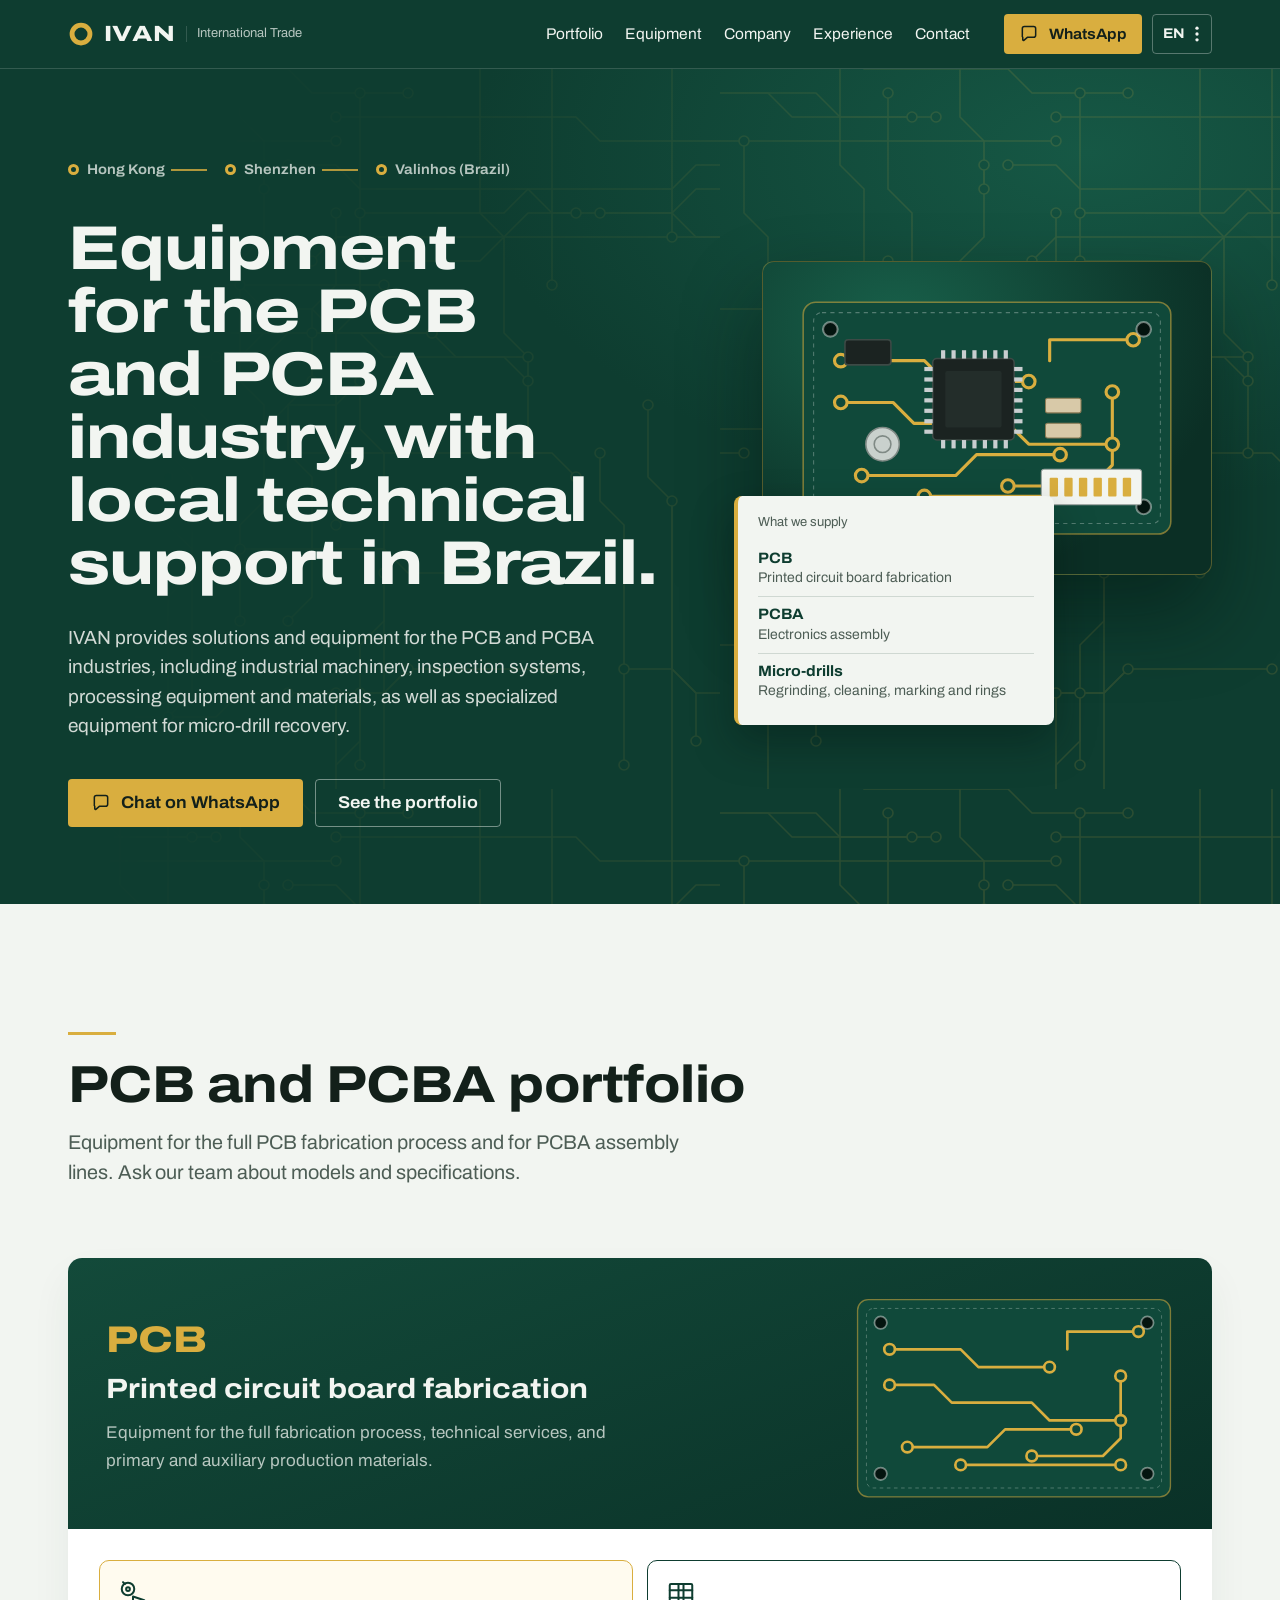
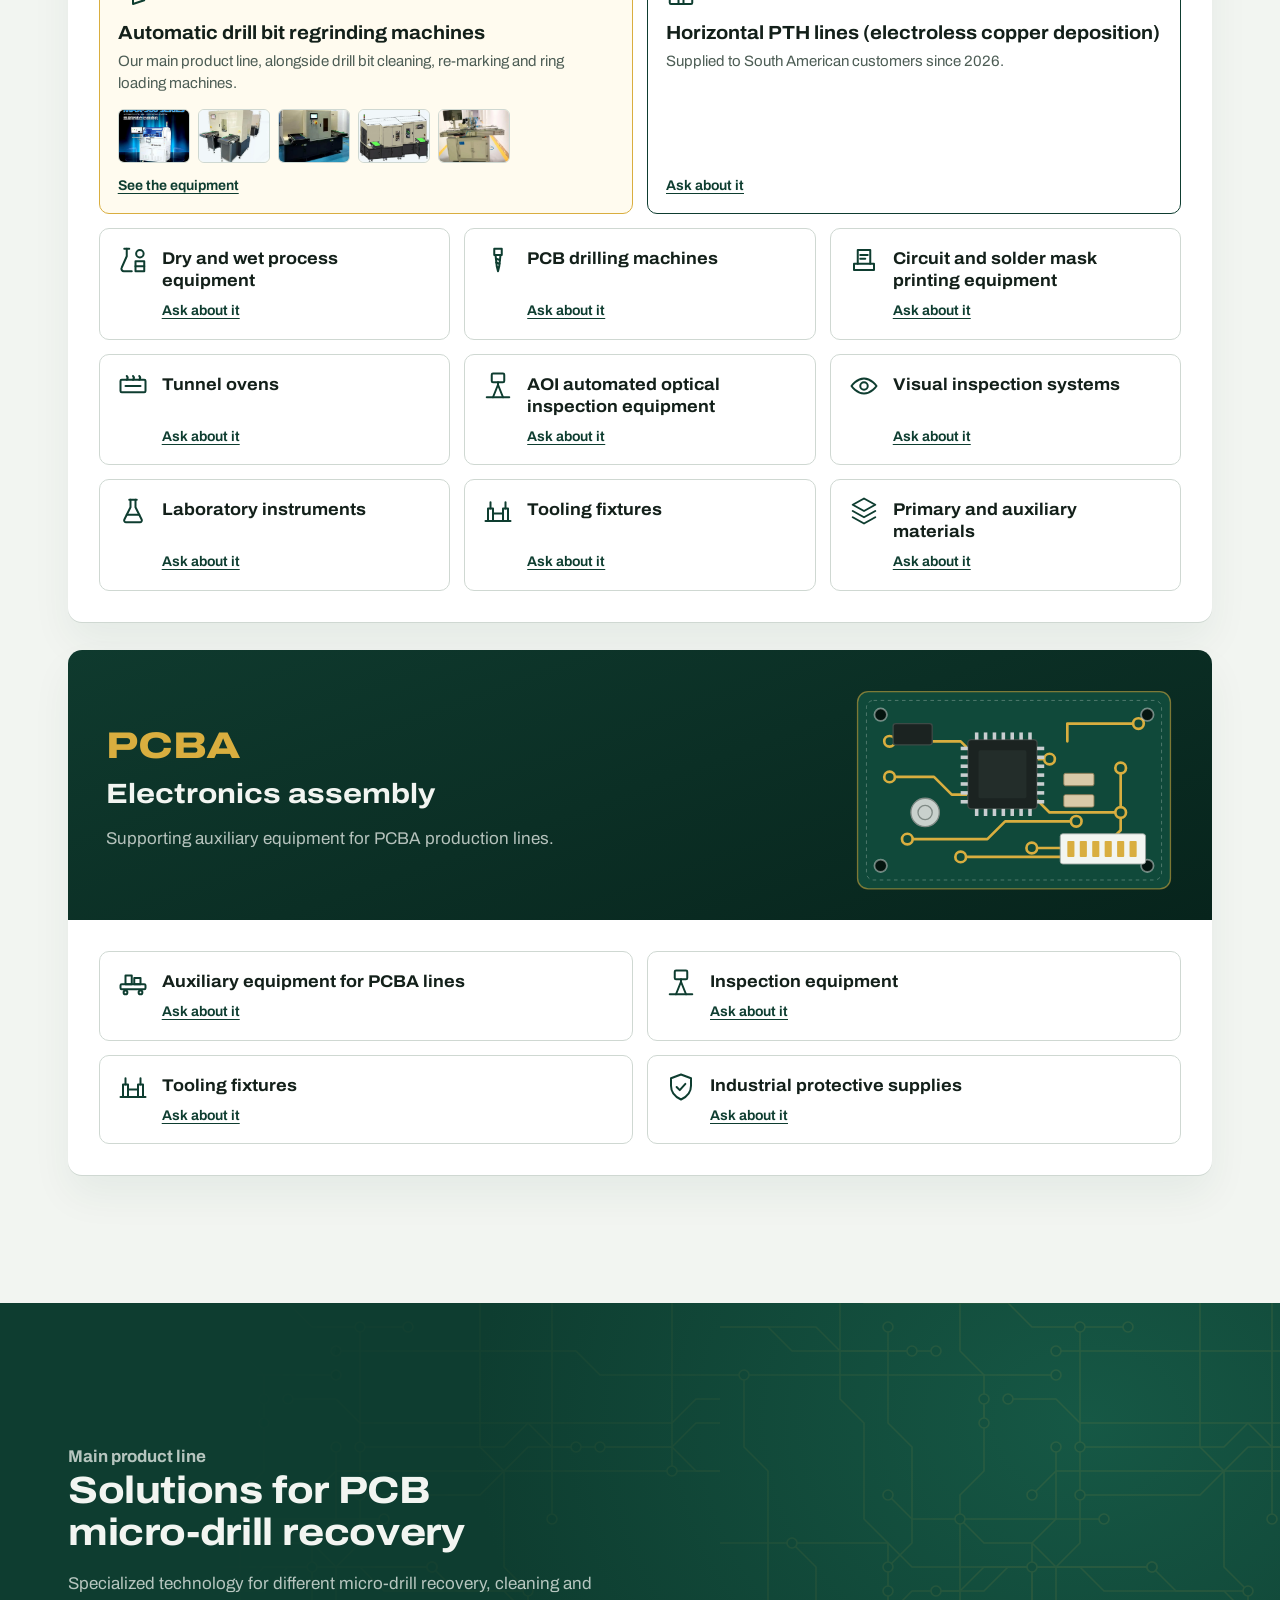
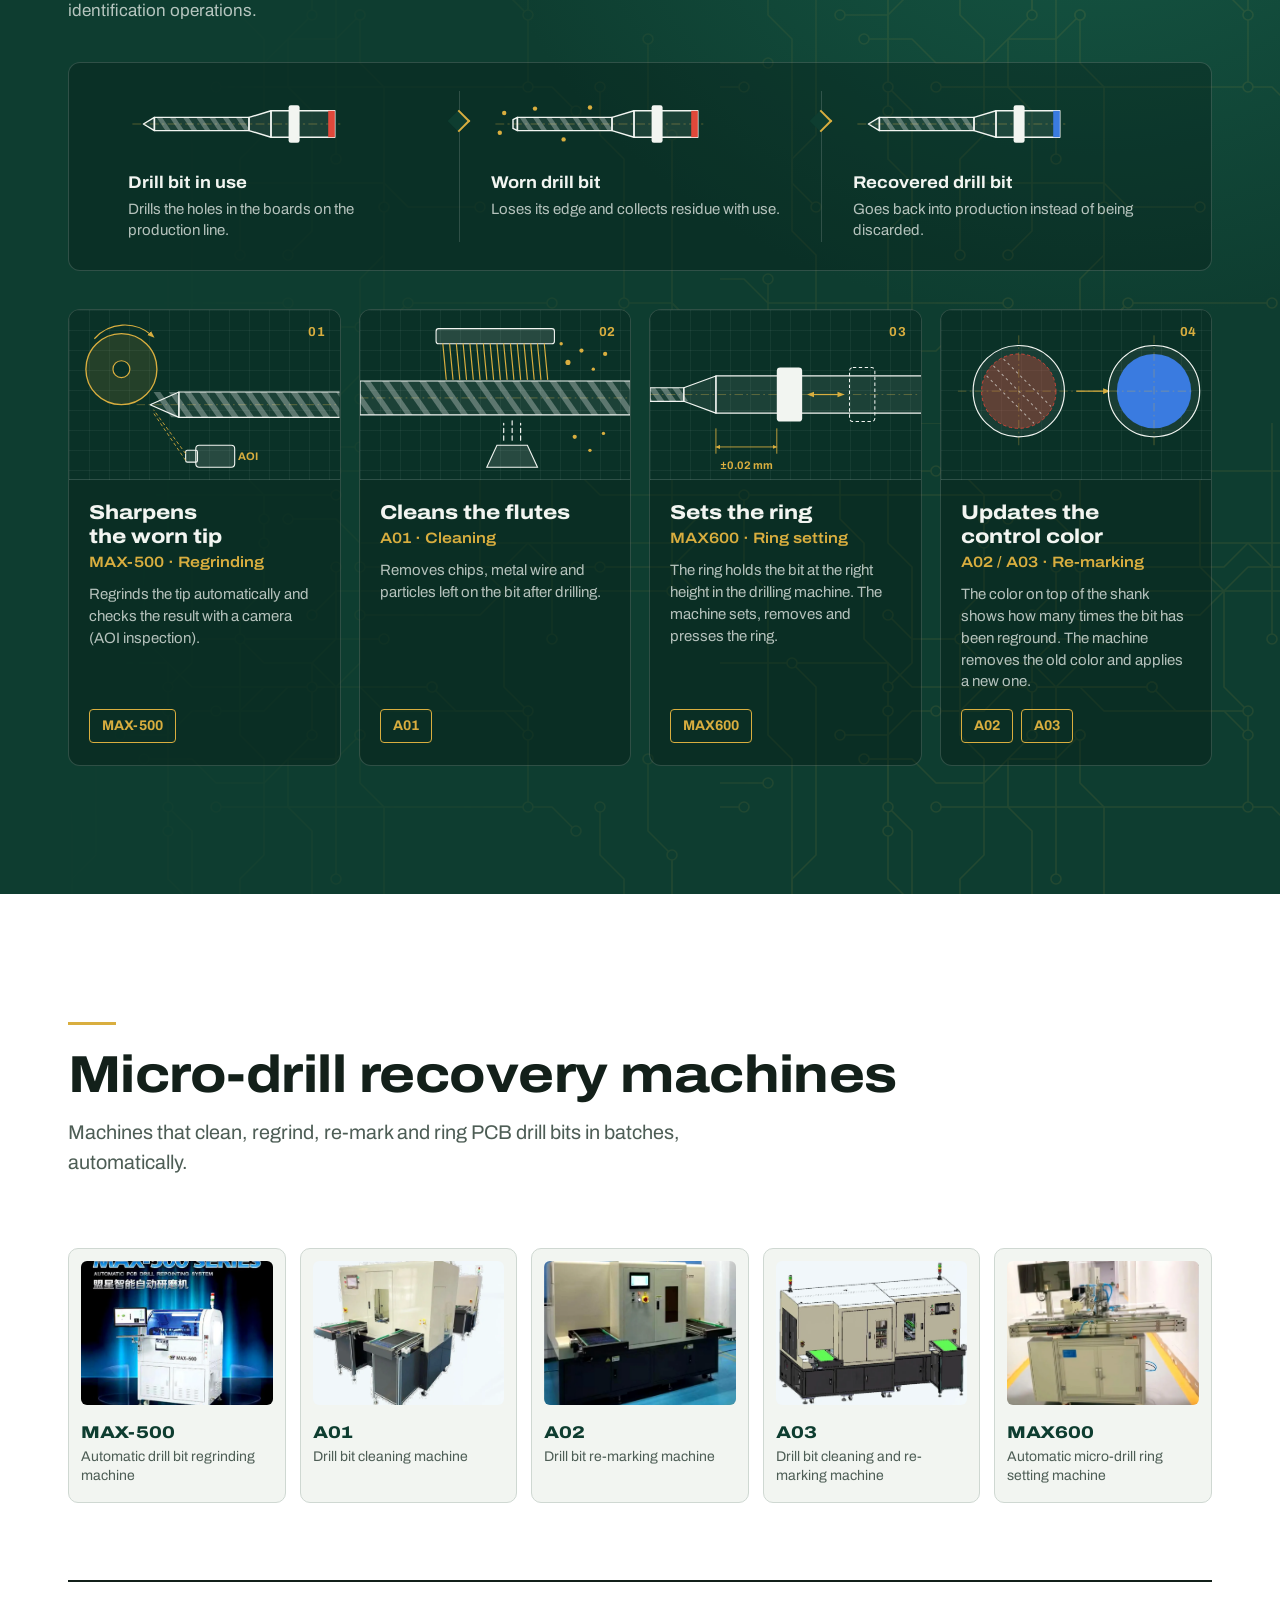
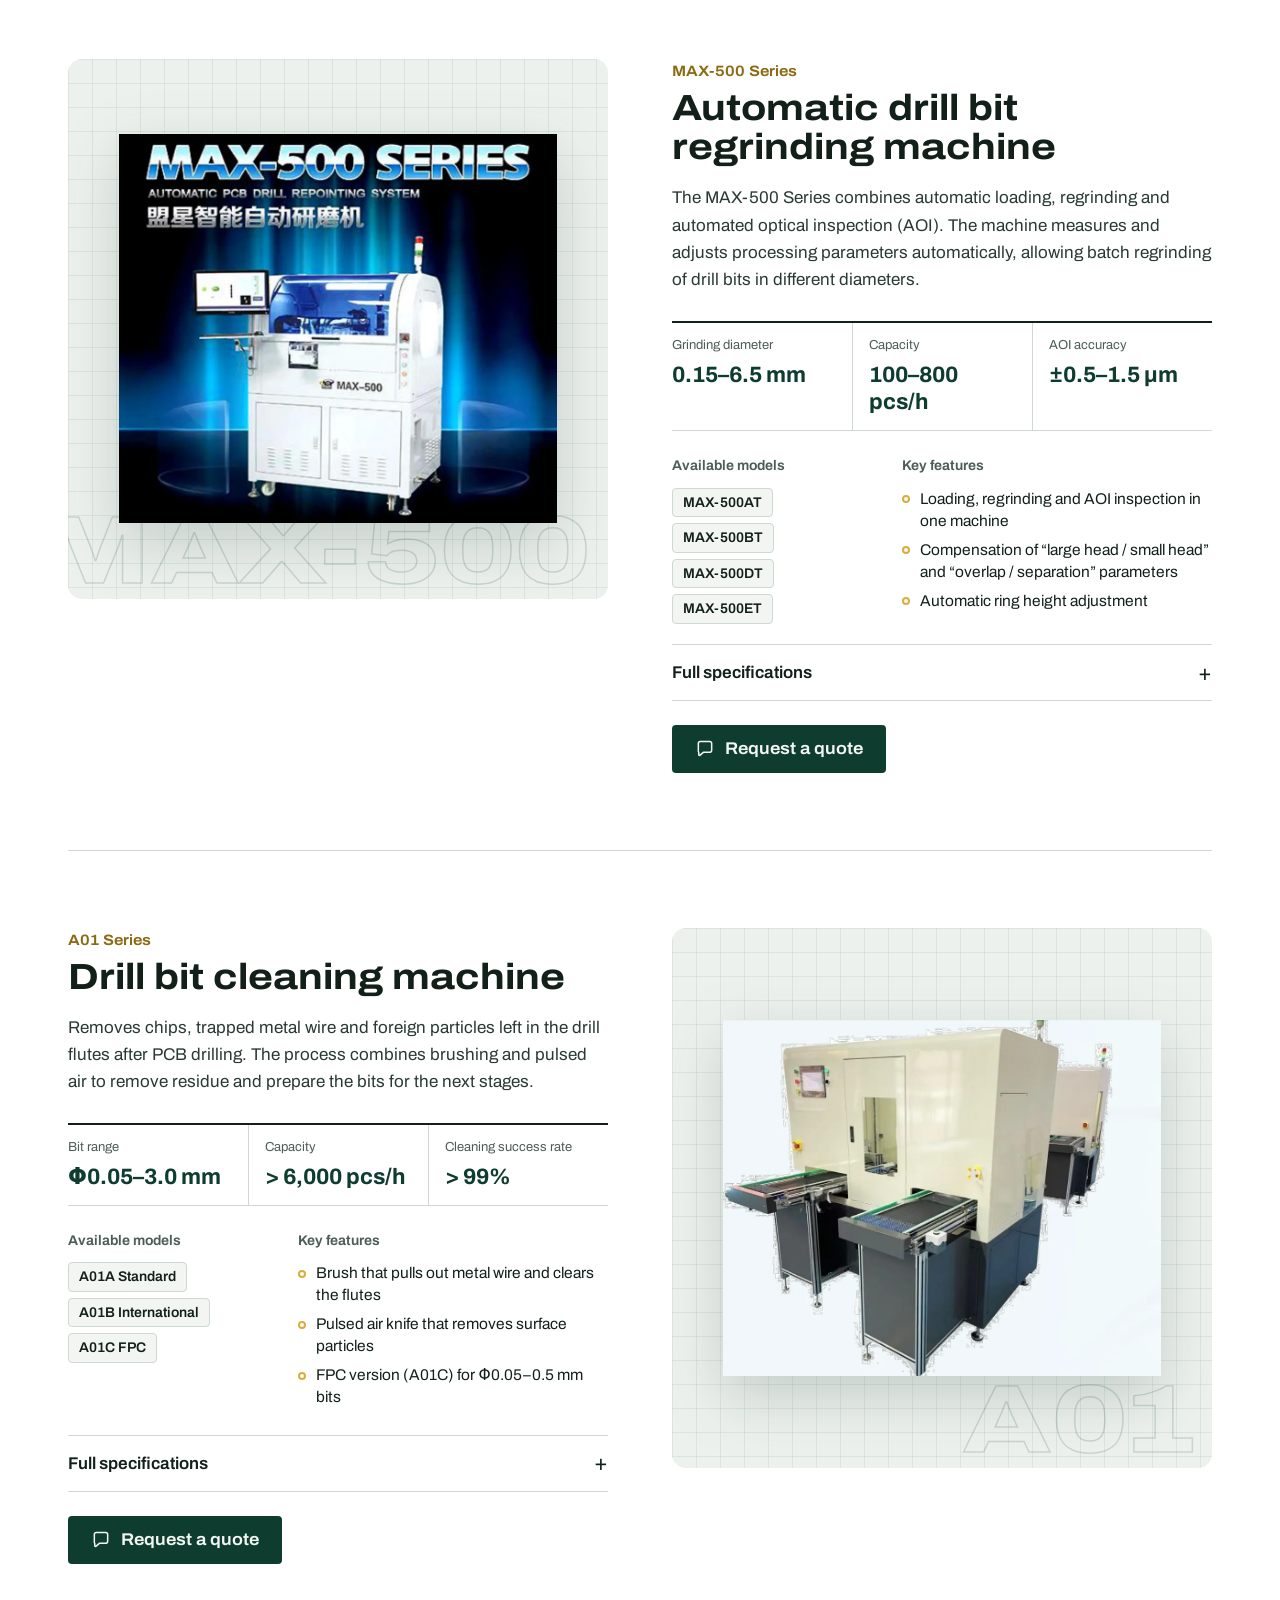
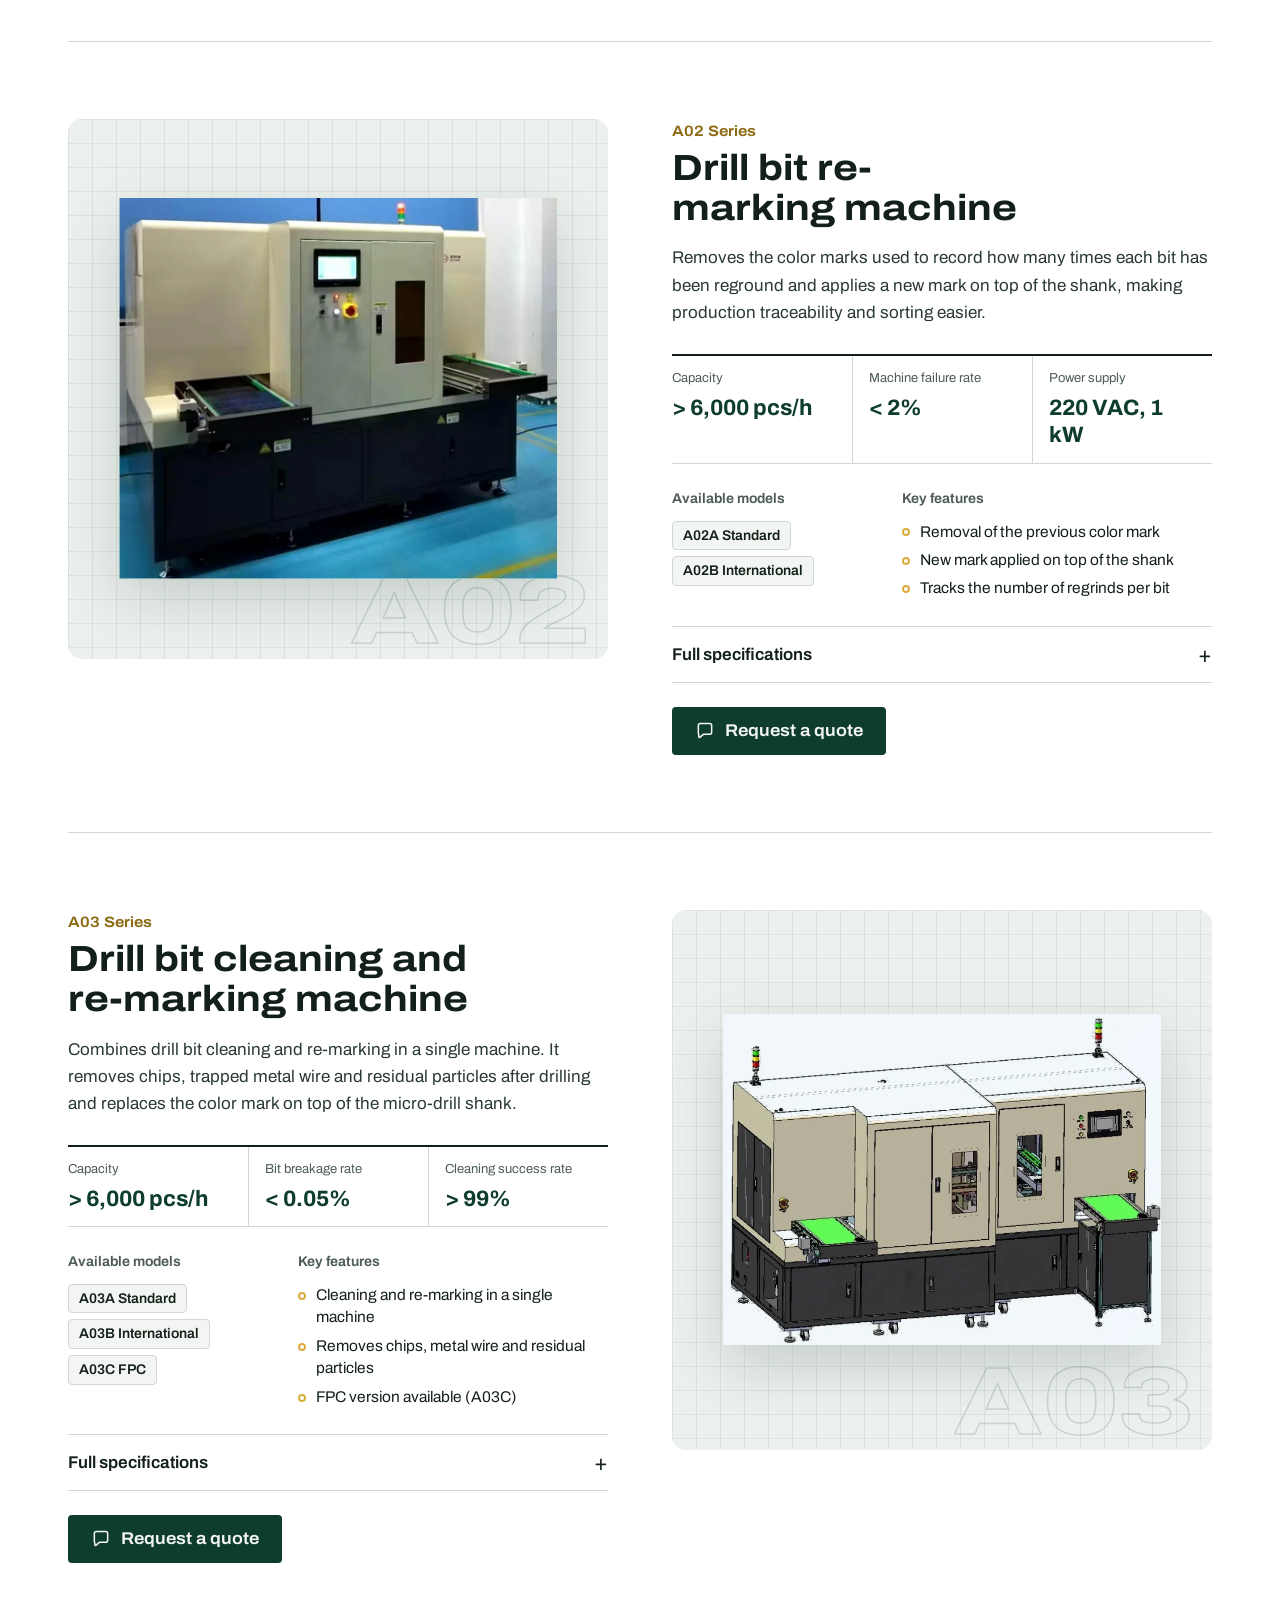
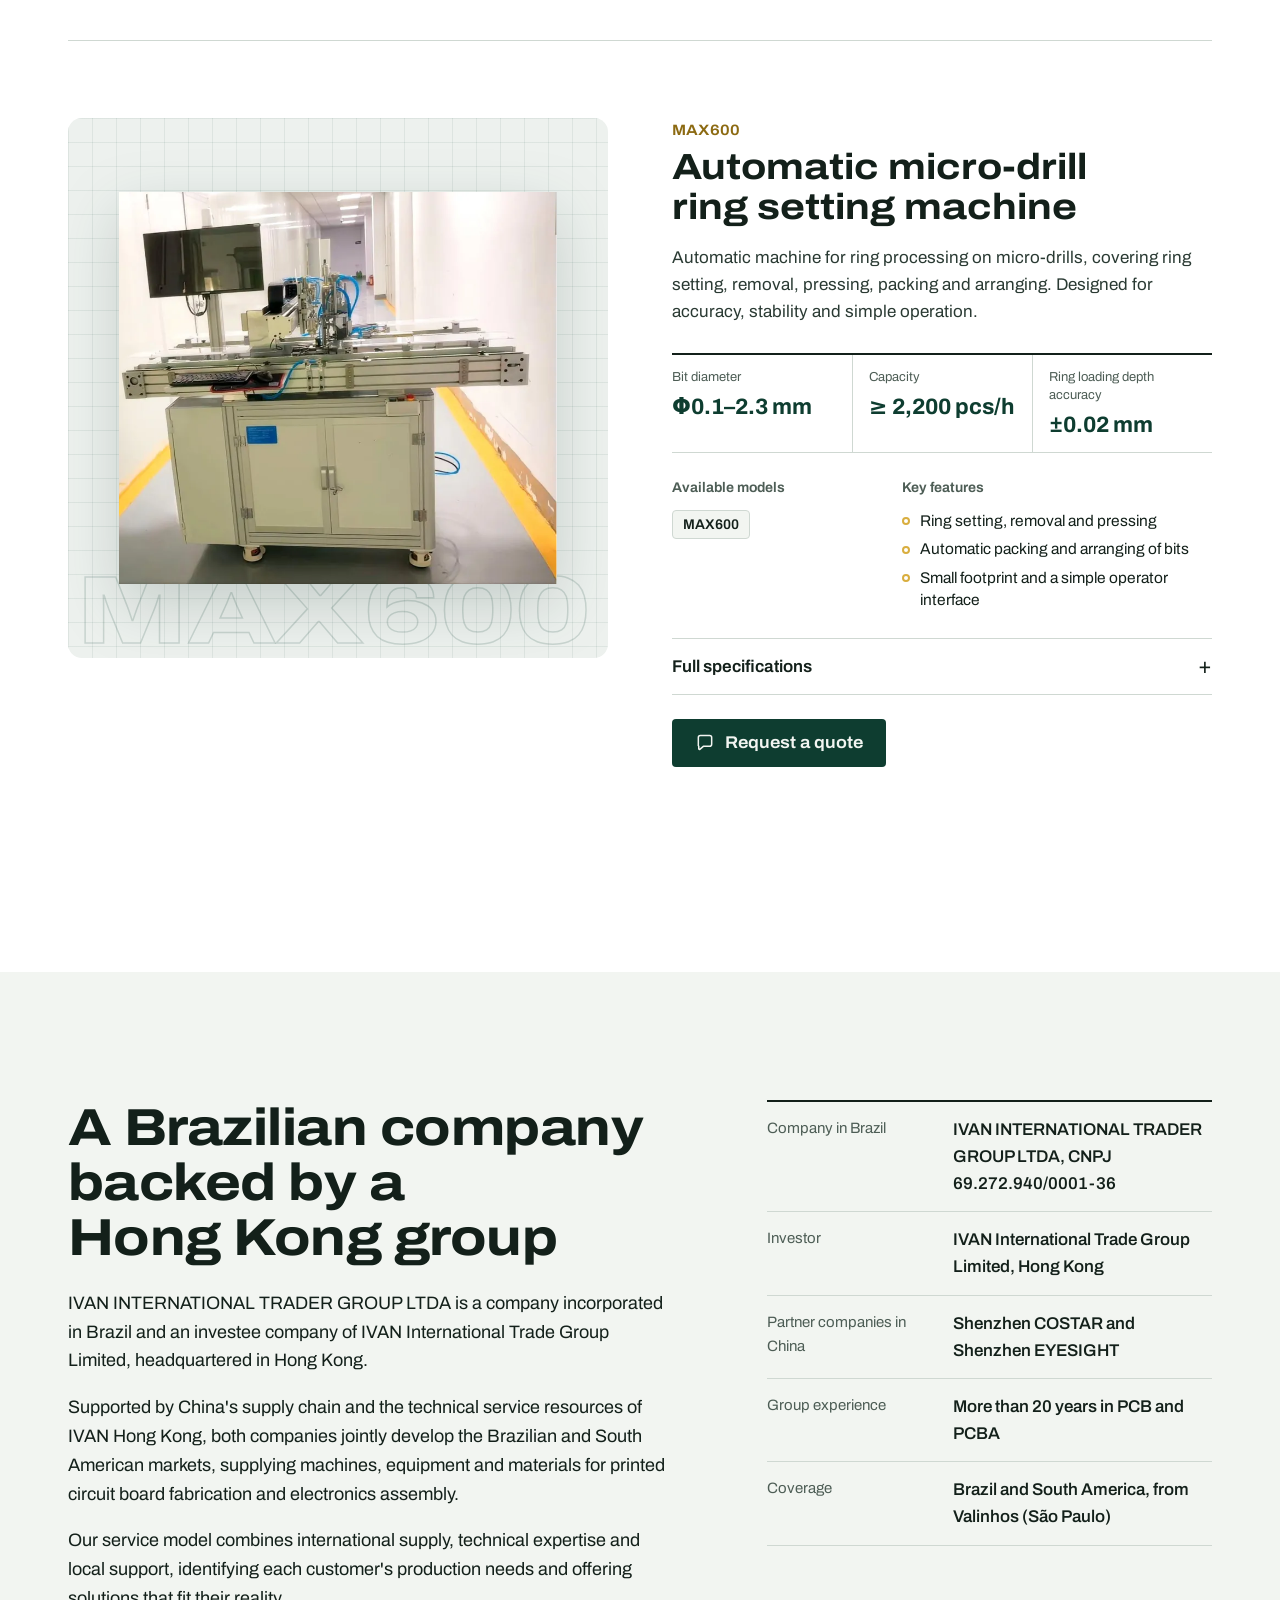
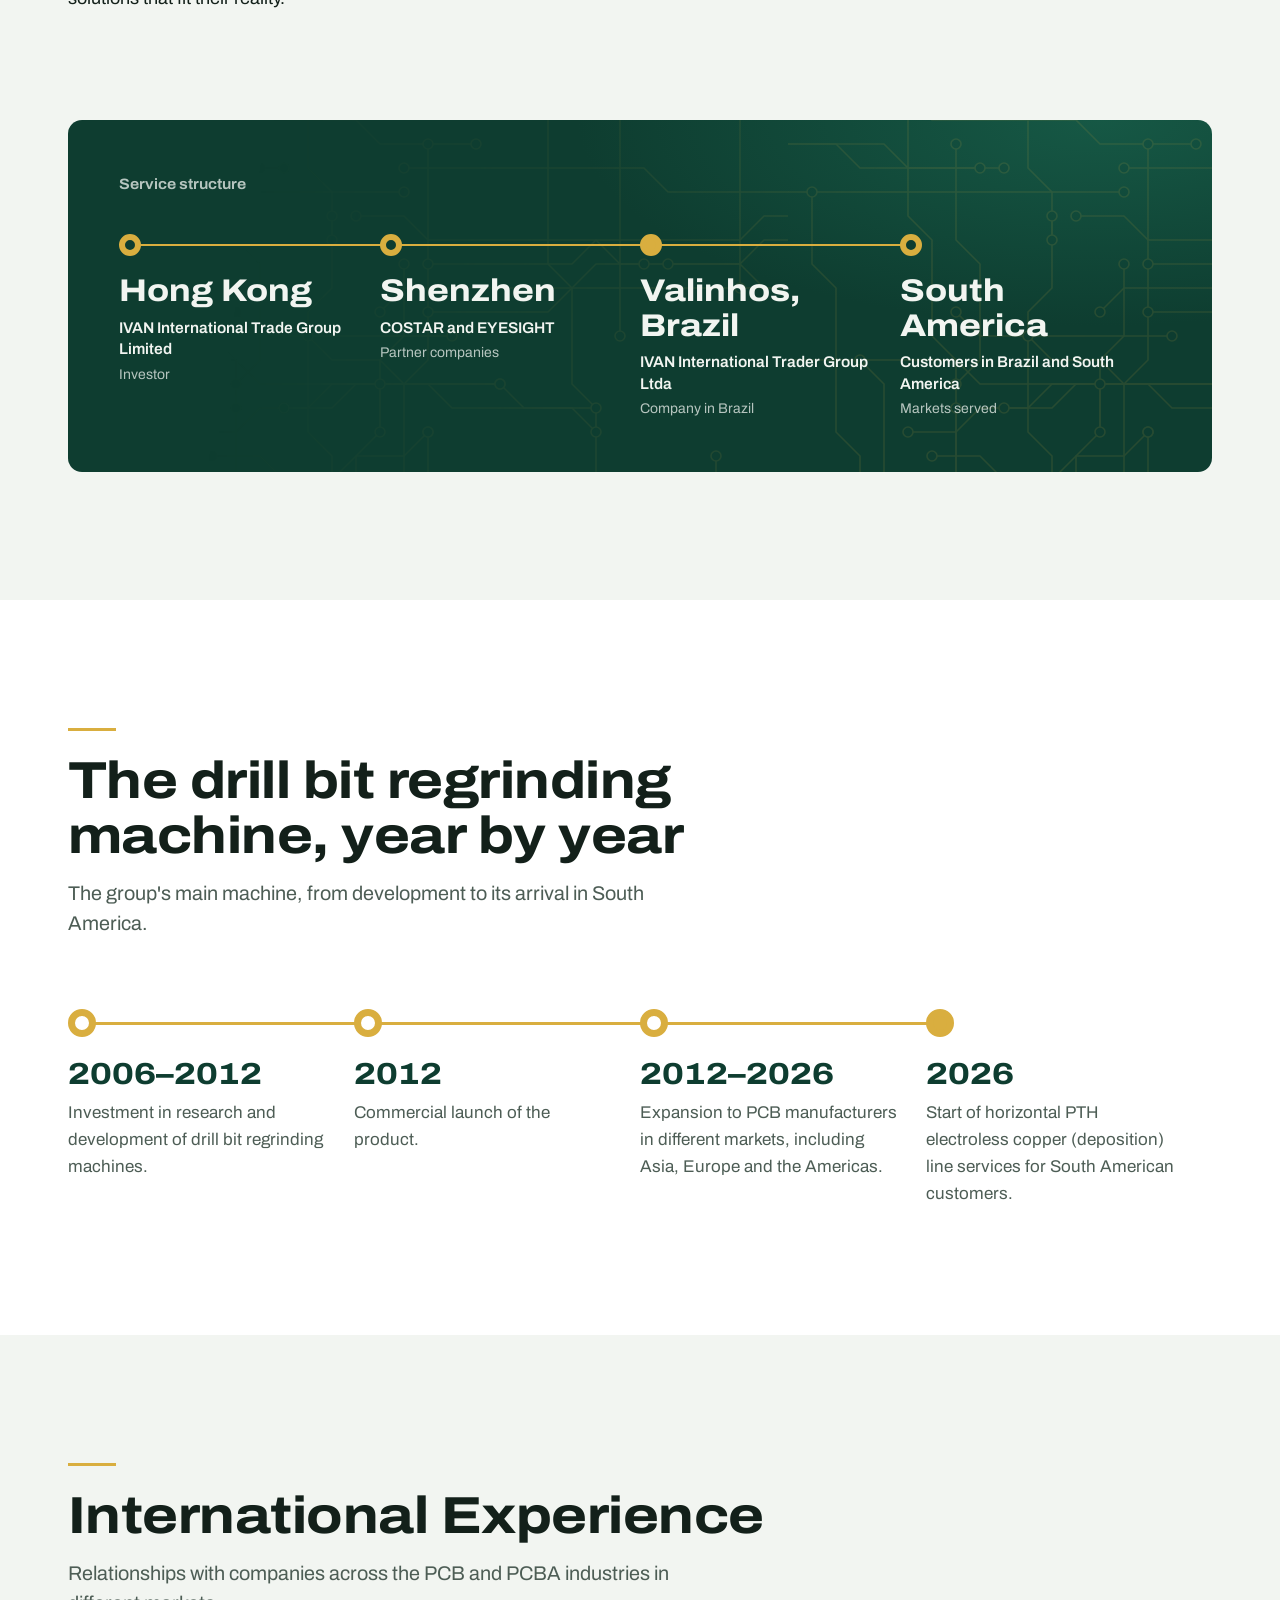
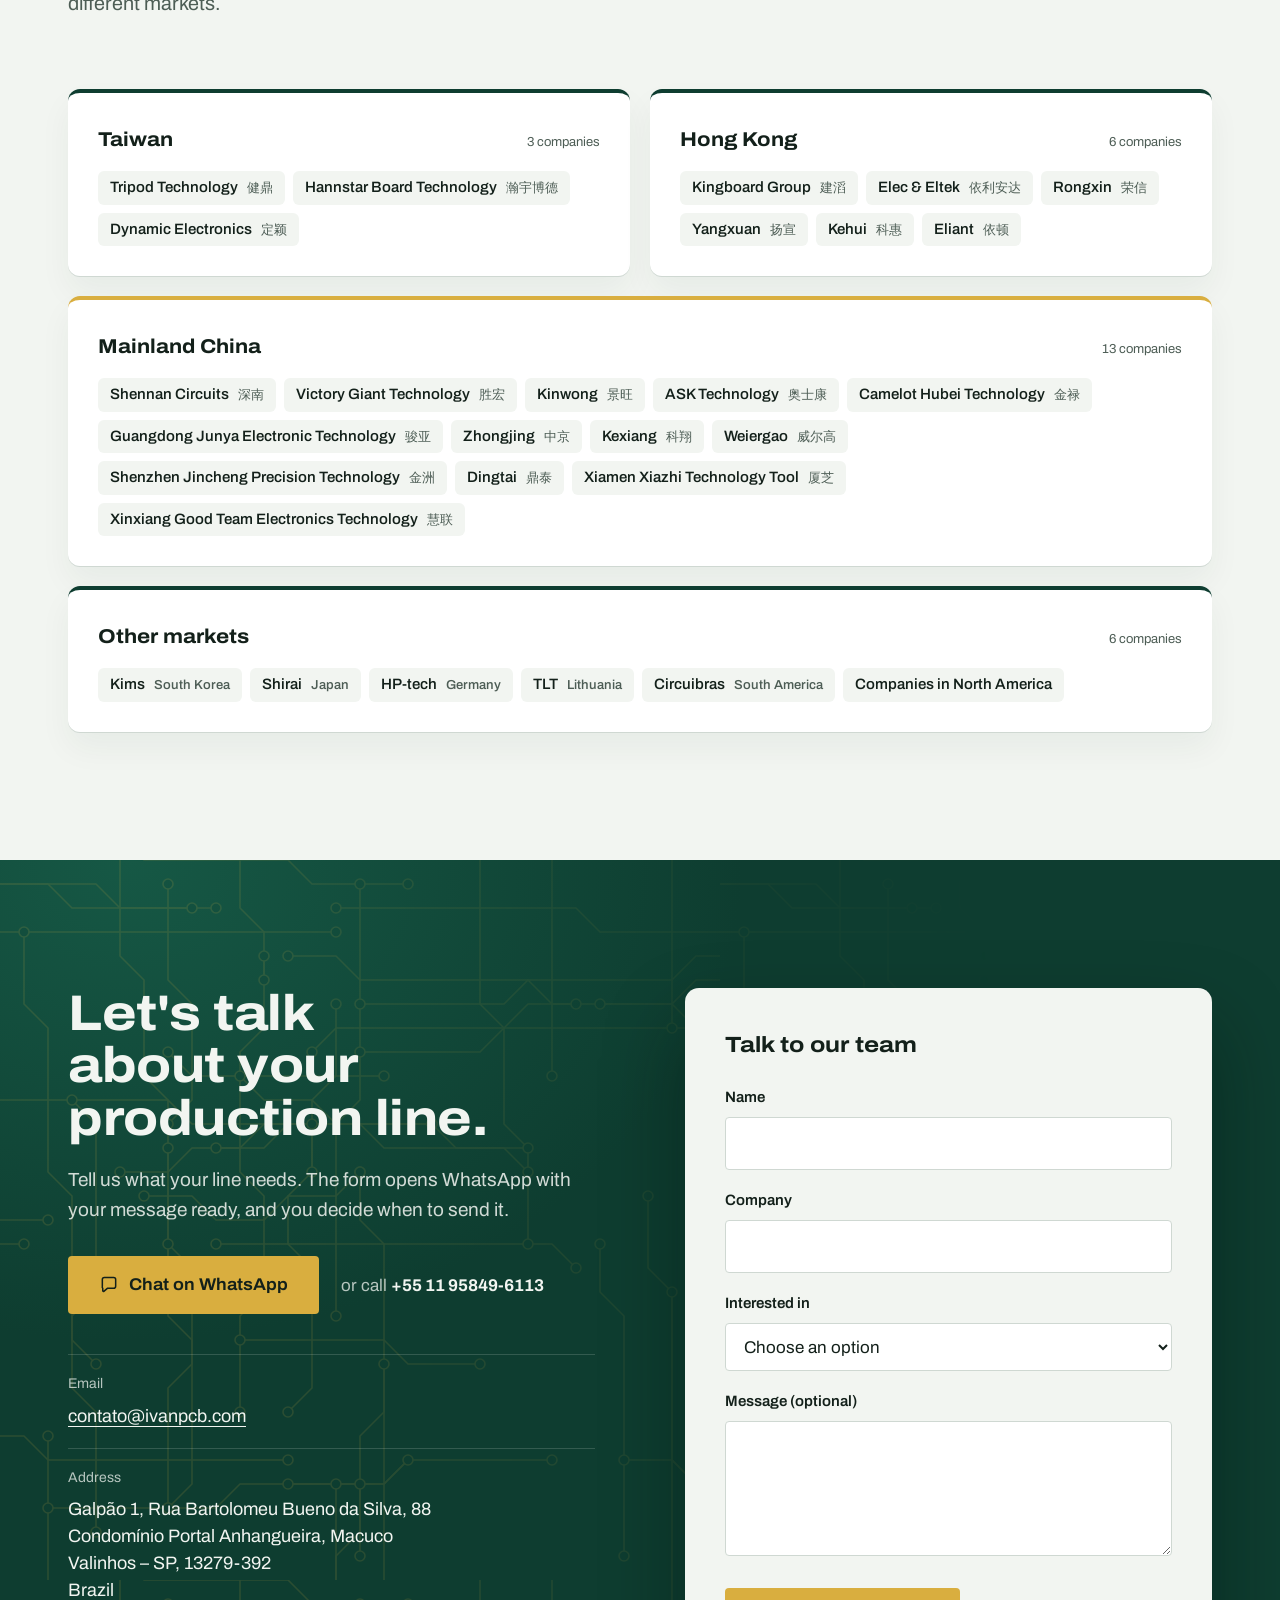
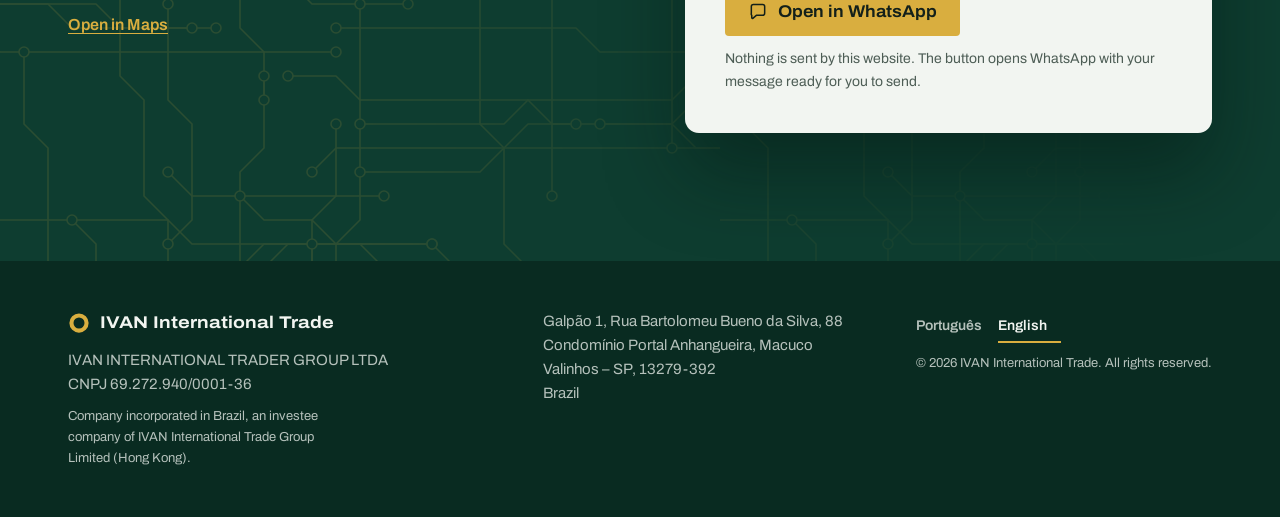
<file: docs/en/index.html>
<!DOCTYPE html>
<html lang="en">
<head>
<meta charset="utf-8">
<meta name="viewport" content="width=device-width, initial-scale=1">
<title>IVAN International Trade | PCB and PCBA equipment in Brazil</title>
<meta name="description" content="Brazilian company affiliated with the IVAN group, headquartered in Hong Kong. Equipment for PCB fabrication and PCBA assembly, inspection systems, materials and micro-drill recovery machines, with local support.">
<link rel="canonical" href="https://ivanpcb.com/en/">
<meta property="og:url" content="https://ivanpcb.com/en/">
<link rel="alternate" hreflang="pt-BR" href="https://ivanpcb.com/"><link rel="alternate" hreflang="en" href="https://ivanpcb.com/en/"><link rel="alternate" hreflang="x-default" href="https://ivanpcb.com/">
<meta name="theme-color" content="#0E3D30">
<link rel="icon" href="../assets/favicon.svg" type="image/svg+xml">
<link rel="apple-touch-icon" href="../assets/apple-touch-icon.png">
<meta property="og:type" content="website">
<meta property="og:site_name" content="IVAN International Trade">
<meta property="og:title" content="IVAN International Trade | PCB and PCBA equipment in Brazil">
<meta property="og:description" content="Brazilian company affiliated with the IVAN group, headquartered in Hong Kong. Equipment for PCB fabrication and PCBA assembly, inspection systems, materials and micro-drill recovery machines, with local support.">
<meta property="og:image" content="https://ivanpcb.com/assets/og-en.jpg">
<meta property="og:image:width" content="1200">
<meta property="og:image:height" content="630">
<meta property="og:locale" content="en">
<meta name="twitter:card" content="summary_large_image">
<link rel="preload" href="../assets/fonts/archivo-latin-wdth-normal.woff2" as="font" type="font/woff2" crossorigin>
<link rel="stylesheet" href="../assets/css/site.css">
<script type="application/ld+json">{"@context": "https://schema.org", "@type": "Organization", "name": "IVAN INTERNATIONAL TRADER GROUP LTDA", "alternateName": "IVAN International Trade", "legalName": "IVAN INTERNATIONAL TRADER GROUP LTDA", "taxID": "69.272.940/0001-36", "description": "Company incorporated in Brazil, an investee company of IVAN International Trade Group Limited (Hong Kong).", "telephone": "+5511958496113", "email": "contato@ivanpcb.com", "address": {"@type": "PostalAddress", "streetAddress": "Rua Bartolomeu Bueno da Silva, 88, Galpão 1, Condomínio Portal Anhangueira", "addressLocality": "Valinhos", "addressRegion": "SP", "postalCode": "13279-392", "addressCountry": "BR"}, "areaServed": ["BR", "South America"], "url": "https://ivanpcb.com/", "logo": "https://ivanpcb.com/assets/apple-touch-icon.png"}</script>
</head>
<body>
<a class="skip" href="#main">Skip to content</a>
<header class="site-header">
  <div class="wrap header-inner">
    <a class="brand" href="../en/" aria-label="IVAN International Trade"><svg class="via" viewBox="0 0 32 32" aria-hidden="true" focusable="false"><circle cx="16" cy="16" r="11" fill="none" stroke="currentColor" stroke-width="6"/></svg><span class="brand-name">IVAN</span><span class="brand-sub">International Trade</span></a>
    <nav class="nav" aria-label="Menu"><ul><li><a href="#segments">Portfolio</a></li><li><a href="#equipment">Equipment</a></li><li><a href="#company">Company</a></li><li><a href="#customers">Experience</a></li><li><a href="#contact">Contact</a></li></ul></nav>
    <div class="header-actions">
      <a class="btn btn-gold btn-small" href="https://wa.me/5511958496113?text=Hello%21%20I%20found%20you%20through%20your%20website%20and%20would%20like%20to%20talk%20about%20PCB/PCBA%20equipment." target="_blank" rel="noopener"><svg class="icon" viewBox="0 0 24 24" aria-hidden="true" focusable="false"><path d="M4 5.5A2.5 2.5 0 0 1 6.5 3h11A2.5 2.5 0 0 1 20 5.5v8a2.5 2.5 0 0 1-2.5 2.5H10l-4.2 3.6c-.5.4-1.3 0-1.3-.6V16A2.5 2.5 0 0 1 4 13.5z" fill="none" stroke="currentColor" stroke-width="1.8" stroke-linejoin="round"/></svg><span>WhatsApp</span></a>
      <details class="lang-menu">
        <summary title="Language"><span class="lang-code" aria-hidden="true">EN</span><svg class="icon" viewBox="0 0 24 24" aria-hidden="true" focusable="false"><circle cx="12" cy="5" r="2" fill="currentColor"/><circle cx="12" cy="12" r="2" fill="currentColor"/><circle cx="12" cy="19" r="2" fill="currentColor"/></svg><span class="sr-only">Language: English</span></summary>
        <div class="lang-panel">
          <p class="lang-panel-title">Language</p>
          <ul><li><a class="lang-link" href="../" hreflang="pt-BR" lang="pt-BR"><span>Português</span></a></li><li><a class="lang-link" href="../en/" hreflang="en" lang="en" aria-current="true"><span>English</span><svg class="check" viewBox="0 0 24 24" aria-hidden="true" focusable="false"><path d="M5 12.5l4.5 4.5L19 7.5" fill="none" stroke="currentColor" stroke-width="2.2" stroke-linecap="round" stroke-linejoin="round"/></svg></a></li></ul>
        </div>
      </details>
    </div>
    <details class="mobile-menu">
      <summary aria-label="Menu"><svg class="icon" viewBox="0 0 24 24" aria-hidden="true" focusable="false"><path d="M4 7h16M4 12h16M4 17h16" fill="none" stroke="currentColor" stroke-width="2" stroke-linecap="round"/></svg><span class="menu-text">Menu</span></summary>
      <div class="mobile-panel">
        <ul class="mobile-nav"><li><a href="#segments">Portfolio</a></li><li><a href="#equipment">Equipment</a></li><li><a href="#company">Company</a></li><li><a href="#customers">Experience</a></li><li><a href="#contact">Contact</a></li></ul>
        <p class="mobile-lang-title">Language</p>
        <ul class="langs" aria-label="Language"><li><a class="lang-link" href="../" hreflang="pt-BR" lang="pt-BR" title="Português">Português</a></li><li><a class="lang-link" href="../en/" hreflang="en" lang="en" title="English" aria-current="true">English</a></li></ul>
      </div>
    </details>
  </div>
</header>
<main id="main">
<section class="hero" aria-labelledby="hero-title">
  <div class="wrap hero-grid">
    <div class="hero-copy">
      <ol class="route" aria-label="From China&#x27;s supply chain to Brazil"><li><span class="route-via" aria-hidden="true"></span>Hong Kong</li><li><span class="route-via" aria-hidden="true"></span>Shenzhen</li><li><span class="route-via" aria-hidden="true"></span>Valinhos (Brazil)</li></ol>
      <h1 id="hero-title">Equipment for the PCB and PCBA industry, with local technical support in Brazil.</h1>
      <p class="lead">IVAN provides solutions and equipment for the PCB and PCBA industries, including industrial machinery, inspection systems, processing equipment and materials, as well as specialized equipment for micro-drill recovery.</p>
      <div class="ctas">
        <a class="btn btn-gold" href="https://wa.me/5511958496113?text=Hello%21%20I%20found%20you%20through%20your%20website%20and%20would%20like%20to%20talk%20about%20PCB/PCBA%20equipment." target="_blank" rel="noopener"><svg class="icon" viewBox="0 0 24 24" aria-hidden="true" focusable="false"><path d="M4 5.5A2.5 2.5 0 0 1 6.5 3h11A2.5 2.5 0 0 1 20 5.5v8a2.5 2.5 0 0 1-2.5 2.5H10l-4.2 3.6c-.5.4-1.3 0-1.3-.6V16A2.5 2.5 0 0 1 4 13.5z" fill="none" stroke="currentColor" stroke-width="1.8" stroke-linejoin="round"/></svg><span>Chat on WhatsApp</span></a>
        <a class="btn btn-ghost" href="#segments">See the portfolio</a>
      </div>
    </div>
    <figure class="hero-visual">
      <div class="hero-board"><svg class="board" viewBox="0 0 360 230" aria-hidden="true" focusable="false"><rect x="4" y="4" width="352" height="222" rx="12" class="b-sub"/><rect x="14" y="14" width="332" height="202" rx="8" class="b-silk"/><path d="M40 60 H120 L140 80 H220" class="b-trace"/><path d="M40 100 H90 L110 120 H200 L220 140 H300" class="b-trace"/><path d="M60 170 H150 L170 150 H250" class="b-trace"/><path d="M240 60 V40 H320" class="b-trace"/><path d="M300 90 V160 L280 180 H200" class="b-trace"/><path d="M120 190 H300" class="b-trace"/><circle cx="40" cy="60" r="6" class="b-via"/><circle cx="220" cy="80" r="6" class="b-via"/><circle cx="40" cy="100" r="6" class="b-via"/><circle cx="300" cy="140" r="6" class="b-via"/><circle cx="60" cy="170" r="6" class="b-via"/><circle cx="250" cy="150" r="6" class="b-via"/><circle cx="320" cy="40" r="6" class="b-via"/><circle cx="300" cy="90" r="6" class="b-via"/><circle cx="200" cy="180" r="6" class="b-via"/><circle cx="120" cy="190" r="6" class="b-via"/><circle cx="300" cy="190" r="6" class="b-via"/><circle cx="30" cy="30" r="7" class="b-hole"/><circle cx="330" cy="30" r="7" class="b-hole"/><circle cx="30" cy="200" r="7" class="b-hole"/><circle cx="330" cy="200" r="7" class="b-hole"/><rect x="128" y="58" width="78" height="78" rx="4" class="c-ic"/><rect x="140" y="70" width="54" height="54" rx="2" class="c-ic-top"/><rect x="136" y="50" width="4" height="8" class="c-pin"/><rect x="136" y="136" width="4" height="8" class="c-pin"/><rect x="120" y="66" width="8" height="4" class="c-pin"/><rect x="206" y="66" width="8" height="4" class="c-pin"/><rect x="146" y="50" width="4" height="8" class="c-pin"/><rect x="146" y="136" width="4" height="8" class="c-pin"/><rect x="120" y="76" width="8" height="4" class="c-pin"/><rect x="206" y="76" width="8" height="4" class="c-pin"/><rect x="156" y="50" width="4" height="8" class="c-pin"/><rect x="156" y="136" width="4" height="8" class="c-pin"/><rect x="120" y="86" width="8" height="4" class="c-pin"/><rect x="206" y="86" width="8" height="4" class="c-pin"/><rect x="166" y="50" width="4" height="8" class="c-pin"/><rect x="166" y="136" width="4" height="8" class="c-pin"/><rect x="120" y="96" width="8" height="4" class="c-pin"/><rect x="206" y="96" width="8" height="4" class="c-pin"/><rect x="176" y="50" width="4" height="8" class="c-pin"/><rect x="176" y="136" width="4" height="8" class="c-pin"/><rect x="120" y="106" width="8" height="4" class="c-pin"/><rect x="206" y="106" width="8" height="4" class="c-pin"/><rect x="186" y="50" width="4" height="8" class="c-pin"/><rect x="186" y="136" width="4" height="8" class="c-pin"/><rect x="120" y="116" width="8" height="4" class="c-pin"/><rect x="206" y="116" width="8" height="4" class="c-pin"/><rect x="196" y="50" width="4" height="8" class="c-pin"/><rect x="196" y="136" width="4" height="8" class="c-pin"/><rect x="120" y="126" width="8" height="4" class="c-pin"/><rect x="206" y="126" width="8" height="4" class="c-pin"/><rect x="236" y="96" width="34" height="14" rx="2" class="c-res"/><rect x="236" y="120" width="34" height="14" rx="2" class="c-res"/><circle cx="80" cy="140" r="16" class="c-cap"/><circle cx="80" cy="140" r="8" class="c-cap-top"/><rect x="232" y="164" width="96" height="34" rx="3" class="c-conn"/><rect x="240" y="172" width="8" height="18" rx="1" class="c-conn-pin"/><rect x="254" y="172" width="8" height="18" rx="1" class="c-conn-pin"/><rect x="268" y="172" width="8" height="18" rx="1" class="c-conn-pin"/><rect x="282" y="172" width="8" height="18" rx="1" class="c-conn-pin"/><rect x="296" y="172" width="8" height="18" rx="1" class="c-conn-pin"/><rect x="310" y="172" width="8" height="18" rx="1" class="c-conn-pin"/><rect x="44" y="40" width="44" height="24" rx="3" class="c-ic"/></svg></div>
      <figcaption>
        <span class="hc-label">What we supply</span>
        <ul class="hc-list"><li><a href="#portfolio-pcb"><strong>PCB</strong><span>Printed circuit board fabrication</span></a></li><li><a href="#portfolio-pcba"><strong>PCBA</strong><span>Electronics assembly</span></a></li><li><a href="#recovery"><strong>Micro-drills</strong><span>Regrinding, cleaning, marking and rings</span></a></li></ul>
      </figcaption>
    </figure>
  </div>
</section>
<section id="segments" class="section segments" aria-labelledby="seg-title">
  <div class="wrap">
    <div class="section-head">
      <h2 id="seg-title">PCB and PCBA portfolio</h2>
      <p>Equipment for the full PCB fabrication process and for PCBA assembly lines. Ask our team about models and specifications.</p>
    </div>
    <article id="portfolio-pcb" class="pf-block pf-pcb" aria-labelledby="seg-pcb-title">
      <header class="pf-head">
        <div>
          <p class="seg-code" aria-hidden="true">PCB</p>
          <h3 id="seg-pcb-title">Printed circuit board fabrication <span class="sr-only">(PCB)</span></h3>
          <p>Equipment for the full fabrication process, technical services, and primary and auxiliary production materials.</p>
        </div>
        <div class="pf-art"><svg class="board" viewBox="0 0 360 230" aria-hidden="true" focusable="false"><rect x="4" y="4" width="352" height="222" rx="12" class="b-sub"/><rect x="14" y="14" width="332" height="202" rx="8" class="b-silk"/><path d="M40 60 H120 L140 80 H220" class="b-trace"/><path d="M40 100 H90 L110 120 H200 L220 140 H300" class="b-trace"/><path d="M60 170 H150 L170 150 H250" class="b-trace"/><path d="M240 60 V40 H320" class="b-trace"/><path d="M300 90 V160 L280 180 H200" class="b-trace"/><path d="M120 190 H300" class="b-trace"/><circle cx="40" cy="60" r="6" class="b-via"/><circle cx="220" cy="80" r="6" class="b-via"/><circle cx="40" cy="100" r="6" class="b-via"/><circle cx="300" cy="140" r="6" class="b-via"/><circle cx="60" cy="170" r="6" class="b-via"/><circle cx="250" cy="150" r="6" class="b-via"/><circle cx="320" cy="40" r="6" class="b-via"/><circle cx="300" cy="90" r="6" class="b-via"/><circle cx="200" cy="180" r="6" class="b-via"/><circle cx="120" cy="190" r="6" class="b-via"/><circle cx="300" cy="190" r="6" class="b-via"/><circle cx="30" cy="30" r="7" class="b-hole"/><circle cx="330" cy="30" r="7" class="b-hole"/><circle cx="30" cy="200" r="7" class="b-hole"/><circle cx="330" cy="200" r="7" class="b-hole"/></svg></div>
      </header>
      <ul class="pf-grid"><li class="pf-item pf-item--feat"><svg class="pf-icon" viewBox="0 0 24 24" aria-hidden="true" focusable="false" fill="none" stroke="currentColor" stroke-width="1.6" stroke-linecap="round" stroke-linejoin="round"><circle cx="8" cy="8" r="5"/><circle cx="8" cy="8" r="1.5"/><path d="M12 14l9 3-9 3z"/><path d="M4 2.5l1.5 1.5"/></svg><h4>Automatic drill bit regrinding machines</h4><p>Our main product line, alongside drill bit cleaning, re-marking and ring loading machines.</p><div class="pf-thumbs"><a href="#max-500" aria-label="Automatic drill bit regrinding machine (MAX-500 Series)"><img src="../assets/img/max-500.webp" alt="" loading="lazy" width="96" height="72"></a><a href="#a01" aria-label="Drill bit cleaning machine (A01 Series)"><img src="../assets/img/a01.webp" alt="" loading="lazy" width="96" height="72"></a><a href="#a02" aria-label="Drill bit re-marking machine (A02 Series)"><img src="../assets/img/a02.webp" alt="" loading="lazy" width="96" height="72"></a><a href="#a03" aria-label="Drill bit cleaning and re-marking machine (A03 Series)"><img src="../assets/img/a03.webp" alt="" loading="lazy" width="96" height="72"></a><a href="#max600" aria-label="Automatic micro-drill ring setting machine (MAX600)"><img src="../assets/img/max600.webp" alt="" loading="lazy" width="96" height="72"></a></div><a class="pf-link" href="#equipment">See the equipment</a></li><li class="pf-item pf-item--feat"><svg class="pf-icon" viewBox="0 0 24 24" aria-hidden="true" focusable="false" fill="none" stroke="currentColor" stroke-width="1.6" stroke-linecap="round" stroke-linejoin="round"><rect x="3" y="4" width="18" height="16" rx="1"/><path d="M3 9h18M3 15h18"/><path d="M10 4v16M14 4v16"/></svg><h4>Horizontal PTH lines (electroless copper deposition)</h4><p>Supplied to South American customers since 2026.</p><a class="pf-link" href="https://wa.me/5511958496113?text=Hello%21%20I%20found%20you%20through%20your%20website%20and%20would%20like%20information%20about%3A%20Horizontal%20PTH%20lines%20%28electroless%20copper%20deposition%29." target="_blank" rel="noopener">Ask about it</a></li><li class="pf-item"><svg class="pf-icon" viewBox="0 0 24 24" aria-hidden="true" focusable="false" fill="none" stroke="currentColor" stroke-width="1.6" stroke-linecap="round" stroke-linejoin="round"><path d="M7 3v6l-4 9a2 2 0 0 0 2 3h6"/><path d="M5 3h4"/><path d="M14 13h7v8h-7z"/><path d="M14 17h7"/><circle cx="17.5" cy="7" r="3"/></svg><h4>Dry and wet process equipment</h4><a class="pf-link" href="https://wa.me/5511958496113?text=Hello%21%20I%20found%20you%20through%20your%20website%20and%20would%20like%20information%20about%3A%20Dry%20and%20wet%20process%20equipment." target="_blank" rel="noopener">Ask about it</a></li><li class="pf-item"><svg class="pf-icon" viewBox="0 0 24 24" aria-hidden="true" focusable="false" fill="none" stroke="currentColor" stroke-width="1.6" stroke-linecap="round" stroke-linejoin="round"><path d="M9 3h6v5H9z"/><path d="M10 8h4l-1 9-1 4-1-4z"/><path d="M10.5 11l3 1M10.6 14l2.6 1"/></svg><h4>PCB drilling machines</h4><a class="pf-link" href="https://wa.me/5511958496113?text=Hello%21%20I%20found%20you%20through%20your%20website%20and%20would%20like%20information%20about%3A%20PCB%20drilling%20machines." target="_blank" rel="noopener">Ask about it</a></li><li class="pf-item"><svg class="pf-icon" viewBox="0 0 24 24" aria-hidden="true" focusable="false" fill="none" stroke="currentColor" stroke-width="1.6" stroke-linecap="round" stroke-linejoin="round"><path d="M4 15h16v5H4z"/><path d="M7 15V4h10v11"/><path d="M9 8h6M9 11h4"/></svg><h4>Circuit and solder mask printing equipment</h4><a class="pf-link" href="https://wa.me/5511958496113?text=Hello%21%20I%20found%20you%20through%20your%20website%20and%20would%20like%20information%20about%3A%20Circuit%20and%20solder%20mask%20printing%20equipment." target="_blank" rel="noopener">Ask about it</a></li><li class="pf-item"><svg class="pf-icon" viewBox="0 0 24 24" aria-hidden="true" focusable="false" fill="none" stroke="currentColor" stroke-width="1.6" stroke-linecap="round" stroke-linejoin="round"><rect x="2" y="7" width="20" height="10" rx="1"/><path d="M6 12h12"/><path d="M7 4c1 1 1 2 0 3M12 4c1 1 1 2 0 3M17 4c1 1 1 2 0 3"/></svg><h4>Tunnel ovens</h4><a class="pf-link" href="https://wa.me/5511958496113?text=Hello%21%20I%20found%20you%20through%20your%20website%20and%20would%20like%20information%20about%3A%20Tunnel%20ovens." target="_blank" rel="noopener">Ask about it</a></li><li class="pf-item"><svg class="pf-icon" viewBox="0 0 24 24" aria-hidden="true" focusable="false" fill="none" stroke="currentColor" stroke-width="1.6" stroke-linecap="round" stroke-linejoin="round"><rect x="7" y="2" width="10" height="7" rx="1"/><path d="M12 9v2"/><path d="M8 21l4-10 4 10"/><path d="M3 21h18"/></svg><h4>AOI automated optical inspection equipment</h4><a class="pf-link" href="https://wa.me/5511958496113?text=Hello%21%20I%20found%20you%20through%20your%20website%20and%20would%20like%20information%20about%3A%20AOI%20automated%20optical%20inspection%20equipment." target="_blank" rel="noopener">Ask about it</a></li><li class="pf-item"><svg class="pf-icon" viewBox="0 0 24 24" aria-hidden="true" focusable="false" fill="none" stroke="currentColor" stroke-width="1.6" stroke-linecap="round" stroke-linejoin="round"><path d="M2 12s4-6 10-6 10 6 10 6-4 6-10 6S2 12 2 12z"/><circle cx="12" cy="12" r="3"/></svg><h4>Visual inspection systems</h4><a class="pf-link" href="https://wa.me/5511958496113?text=Hello%21%20I%20found%20you%20through%20your%20website%20and%20would%20like%20information%20about%3A%20Visual%20inspection%20systems." target="_blank" rel="noopener">Ask about it</a></li><li class="pf-item"><svg class="pf-icon" viewBox="0 0 24 24" aria-hidden="true" focusable="false" fill="none" stroke="currentColor" stroke-width="1.6" stroke-linecap="round" stroke-linejoin="round"><path d="M9 3h6"/><path d="M10 3v6l-5 10a1.5 1.5 0 0 0 1.4 2h11.2a1.5 1.5 0 0 0 1.4-2L14 9V3"/><path d="M7 15h10"/></svg><h4>Laboratory instruments</h4><a class="pf-link" href="https://wa.me/5511958496113?text=Hello%21%20I%20found%20you%20through%20your%20website%20and%20would%20like%20information%20about%3A%20Laboratory%20instruments." target="_blank" rel="noopener">Ask about it</a></li><li class="pf-item"><svg class="pf-icon" viewBox="0 0 24 24" aria-hidden="true" focusable="false" fill="none" stroke="currentColor" stroke-width="1.6" stroke-linecap="round" stroke-linejoin="round"><path d="M4 20V10h4v10M16 20V10h4v10"/><path d="M8 14h8"/><path d="M6 10V5M18 10V5"/><path d="M2 20h20"/></svg><h4>Tooling fixtures</h4><a class="pf-link" href="https://wa.me/5511958496113?text=Hello%21%20I%20found%20you%20through%20your%20website%20and%20would%20like%20information%20about%3A%20Tooling%20fixtures." target="_blank" rel="noopener">Ask about it</a></li><li class="pf-item"><svg class="pf-icon" viewBox="0 0 24 24" aria-hidden="true" focusable="false" fill="none" stroke="currentColor" stroke-width="1.6" stroke-linecap="round" stroke-linejoin="round"><path d="M12 2l9 5-9 5-9-5z"/><path d="M3 12l9 5 9-5"/><path d="M3 17l9 5 9-5"/></svg><h4>Primary and auxiliary materials</h4><a class="pf-link" href="https://wa.me/5511958496113?text=Hello%21%20I%20found%20you%20through%20your%20website%20and%20would%20like%20information%20about%3A%20Primary%20and%20auxiliary%20materials." target="_blank" rel="noopener">Ask about it</a></li></ul>
    </article>
    <article id="portfolio-pcba" class="pf-block pf-pcba" aria-labelledby="seg-pcba-title">
      <header class="pf-head">
        <div>
          <p class="seg-code" aria-hidden="true">PCBA</p>
          <h3 id="seg-pcba-title">Electronics assembly <span class="sr-only">(PCBA)</span></h3>
          <p>Supporting auxiliary equipment for PCBA production lines.</p>
        </div>
        <div class="pf-art"><svg class="board" viewBox="0 0 360 230" aria-hidden="true" focusable="false"><rect x="4" y="4" width="352" height="222" rx="12" class="b-sub"/><rect x="14" y="14" width="332" height="202" rx="8" class="b-silk"/><path d="M40 60 H120 L140 80 H220" class="b-trace"/><path d="M40 100 H90 L110 120 H200 L220 140 H300" class="b-trace"/><path d="M60 170 H150 L170 150 H250" class="b-trace"/><path d="M240 60 V40 H320" class="b-trace"/><path d="M300 90 V160 L280 180 H200" class="b-trace"/><path d="M120 190 H300" class="b-trace"/><circle cx="40" cy="60" r="6" class="b-via"/><circle cx="220" cy="80" r="6" class="b-via"/><circle cx="40" cy="100" r="6" class="b-via"/><circle cx="300" cy="140" r="6" class="b-via"/><circle cx="60" cy="170" r="6" class="b-via"/><circle cx="250" cy="150" r="6" class="b-via"/><circle cx="320" cy="40" r="6" class="b-via"/><circle cx="300" cy="90" r="6" class="b-via"/><circle cx="200" cy="180" r="6" class="b-via"/><circle cx="120" cy="190" r="6" class="b-via"/><circle cx="300" cy="190" r="6" class="b-via"/><circle cx="30" cy="30" r="7" class="b-hole"/><circle cx="330" cy="30" r="7" class="b-hole"/><circle cx="30" cy="200" r="7" class="b-hole"/><circle cx="330" cy="200" r="7" class="b-hole"/><rect x="128" y="58" width="78" height="78" rx="4" class="c-ic"/><rect x="140" y="70" width="54" height="54" rx="2" class="c-ic-top"/><rect x="136" y="50" width="4" height="8" class="c-pin"/><rect x="136" y="136" width="4" height="8" class="c-pin"/><rect x="120" y="66" width="8" height="4" class="c-pin"/><rect x="206" y="66" width="8" height="4" class="c-pin"/><rect x="146" y="50" width="4" height="8" class="c-pin"/><rect x="146" y="136" width="4" height="8" class="c-pin"/><rect x="120" y="76" width="8" height="4" class="c-pin"/><rect x="206" y="76" width="8" height="4" class="c-pin"/><rect x="156" y="50" width="4" height="8" class="c-pin"/><rect x="156" y="136" width="4" height="8" class="c-pin"/><rect x="120" y="86" width="8" height="4" class="c-pin"/><rect x="206" y="86" width="8" height="4" class="c-pin"/><rect x="166" y="50" width="4" height="8" class="c-pin"/><rect x="166" y="136" width="4" height="8" class="c-pin"/><rect x="120" y="96" width="8" height="4" class="c-pin"/><rect x="206" y="96" width="8" height="4" class="c-pin"/><rect x="176" y="50" width="4" height="8" class="c-pin"/><rect x="176" y="136" width="4" height="8" class="c-pin"/><rect x="120" y="106" width="8" height="4" class="c-pin"/><rect x="206" y="106" width="8" height="4" class="c-pin"/><rect x="186" y="50" width="4" height="8" class="c-pin"/><rect x="186" y="136" width="4" height="8" class="c-pin"/><rect x="120" y="116" width="8" height="4" class="c-pin"/><rect x="206" y="116" width="8" height="4" class="c-pin"/><rect x="196" y="50" width="4" height="8" class="c-pin"/><rect x="196" y="136" width="4" height="8" class="c-pin"/><rect x="120" y="126" width="8" height="4" class="c-pin"/><rect x="206" y="126" width="8" height="4" class="c-pin"/><rect x="236" y="96" width="34" height="14" rx="2" class="c-res"/><rect x="236" y="120" width="34" height="14" rx="2" class="c-res"/><circle cx="80" cy="140" r="16" class="c-cap"/><circle cx="80" cy="140" r="8" class="c-cap-top"/><rect x="232" y="164" width="96" height="34" rx="3" class="c-conn"/><rect x="240" y="172" width="8" height="18" rx="1" class="c-conn-pin"/><rect x="254" y="172" width="8" height="18" rx="1" class="c-conn-pin"/><rect x="268" y="172" width="8" height="18" rx="1" class="c-conn-pin"/><rect x="282" y="172" width="8" height="18" rx="1" class="c-conn-pin"/><rect x="296" y="172" width="8" height="18" rx="1" class="c-conn-pin"/><rect x="310" y="172" width="8" height="18" rx="1" class="c-conn-pin"/><rect x="44" y="40" width="44" height="24" rx="3" class="c-ic"/></svg></div>
      </header>
      <ul class="pf-grid"><li class="pf-item"><svg class="pf-icon" viewBox="0 0 24 24" aria-hidden="true" focusable="false" fill="none" stroke="currentColor" stroke-width="1.6" stroke-linecap="round" stroke-linejoin="round"><rect x="2" y="13" width="20" height="4" rx="1"/><circle cx="6" cy="19.5" r="1.5"/><circle cx="18" cy="19.5" r="1.5"/><rect x="6" y="6" width="5" height="7"/><rect x="13" y="8" width="5" height="5"/></svg><h4>Auxiliary equipment for PCBA lines</h4><a class="pf-link" href="https://wa.me/5511958496113?text=Hello%21%20I%20found%20you%20through%20your%20website%20and%20would%20like%20information%20about%3A%20Auxiliary%20equipment%20for%20PCBA%20lines." target="_blank" rel="noopener">Ask about it</a></li><li class="pf-item"><svg class="pf-icon" viewBox="0 0 24 24" aria-hidden="true" focusable="false" fill="none" stroke="currentColor" stroke-width="1.6" stroke-linecap="round" stroke-linejoin="round"><rect x="7" y="2" width="10" height="7" rx="1"/><path d="M12 9v2"/><path d="M8 21l4-10 4 10"/><path d="M3 21h18"/></svg><h4>Inspection equipment</h4><a class="pf-link" href="https://wa.me/5511958496113?text=Hello%21%20I%20found%20you%20through%20your%20website%20and%20would%20like%20information%20about%3A%20Inspection%20equipment." target="_blank" rel="noopener">Ask about it</a></li><li class="pf-item"><svg class="pf-icon" viewBox="0 0 24 24" aria-hidden="true" focusable="false" fill="none" stroke="currentColor" stroke-width="1.6" stroke-linecap="round" stroke-linejoin="round"><path d="M4 20V10h4v10M16 20V10h4v10"/><path d="M8 14h8"/><path d="M6 10V5M18 10V5"/><path d="M2 20h20"/></svg><h4>Tooling fixtures</h4><a class="pf-link" href="https://wa.me/5511958496113?text=Hello%21%20I%20found%20you%20through%20your%20website%20and%20would%20like%20information%20about%3A%20Tooling%20fixtures." target="_blank" rel="noopener">Ask about it</a></li><li class="pf-item"><svg class="pf-icon" viewBox="0 0 24 24" aria-hidden="true" focusable="false" fill="none" stroke="currentColor" stroke-width="1.6" stroke-linecap="round" stroke-linejoin="round"><path d="M12 2l8 3v6c0 5-3.5 9-8 11-4.5-2-8-6-8-11V5z"/><path d="M8.5 12l2.5 2.5 4.5-5"/></svg><h4>Industrial protective supplies</h4><a class="pf-link" href="https://wa.me/5511958496113?text=Hello%21%20I%20found%20you%20through%20your%20website%20and%20would%20like%20information%20about%3A%20Industrial%20protective%20supplies." target="_blank" rel="noopener">Ask about it</a></li></ul>
    </article>
  </div>
</section>
<section id="recovery" class="section recovery" aria-labelledby="ops-title">
  <div class="wrap">
    <div class="ops">
      <div class="ops-head">
        <p class="ops-kicker">Main product line</p>
        <h2 id="ops-title">Solutions for PCB micro-drill recovery</h2>
        <p>Specialized technology for different micro-drill recovery, cleaning and identification operations.</p>
      </div>
      <ol class="cycle" aria-label="How drill bit recovery works"><li><svg class="cyc-icon" viewBox="0 0 200 60" aria-hidden="true" focusable="false"><line class="ax" x1="4" y1="30" x2="196" y2="30"/><polygon class="m" points="14,30 24,24 24,36"/><rect class="m" x="24" y="24" width="86" height="12"/><polygon class="fl" points="26,24 31,24 39,36 34,36"/><polygon class="fl" points="38,24 43,24 51,36 46,36"/><polygon class="fl" points="50,24 55,24 63,36 58,36"/><polygon class="fl" points="62,24 67,24 75,36 70,36"/><polygon class="fl" points="74,24 79,24 87,36 82,36"/><polygon class="fl" points="86,24 91,24 99,36 94,36"/><polygon class="fl" points="98,24 103,24 111,36 106,36"/><polygon class="m" points="110,24 130,18 130,42 110,36"/><rect class="m" x="130" y="18" width="58" height="24"/><rect class="ring" x="146" y="13" width="10" height="34" rx="2"/><rect class="mk-red" x="182" y="18" width="6" height="24"/></svg><p class="cyc-title">Drill bit in use</p><p class="cyc-text">Drills the holes in the boards on the production line.</p></li><li><svg class="cyc-icon" viewBox="0 0 200 60" aria-hidden="true" focusable="false"><line class="ax" x1="4" y1="30" x2="196" y2="30"/><polygon class="m" points="20,26 24,24 24,36 20,34"/><rect class="m" x="24" y="24" width="86" height="12"/><polygon class="fl" points="26,24 31,24 39,36 34,36"/><polygon class="fl" points="38,24 43,24 51,36 46,36"/><polygon class="fl" points="50,24 55,24 63,36 58,36"/><polygon class="fl" points="62,24 67,24 75,36 70,36"/><polygon class="fl" points="74,24 79,24 87,36 82,36"/><polygon class="fl" points="86,24 91,24 99,36 94,36"/><polygon class="fl" points="98,24 103,24 111,36 106,36"/><polygon class="m" points="110,24 130,18 130,42 110,36"/><rect class="m" x="130" y="18" width="58" height="24"/><circle class="dust" cx="12" cy="20" r="2"/><circle class="dust" cx="8" cy="38" r="2"/><circle class="dust" cx="40" cy="16" r="2"/><circle class="dust" cx="66" cy="44" r="2"/><circle class="dust" cx="90" cy="15" r="2"/><rect class="ring" x="146" y="13" width="10" height="34" rx="2"/><rect class="mk-red" x="182" y="18" width="6" height="24"/></svg><p class="cyc-title">Worn drill bit</p><p class="cyc-text">Loses its edge and collects residue with use.</p></li><li><svg class="cyc-icon" viewBox="0 0 200 60" aria-hidden="true" focusable="false"><line class="ax" x1="4" y1="30" x2="196" y2="30"/><polygon class="m" points="14,30 24,24 24,36"/><rect class="m" x="24" y="24" width="86" height="12"/><polygon class="fl" points="26,24 31,24 39,36 34,36"/><polygon class="fl" points="38,24 43,24 51,36 46,36"/><polygon class="fl" points="50,24 55,24 63,36 58,36"/><polygon class="fl" points="62,24 67,24 75,36 70,36"/><polygon class="fl" points="74,24 79,24 87,36 82,36"/><polygon class="fl" points="86,24 91,24 99,36 94,36"/><polygon class="fl" points="98,24 103,24 111,36 106,36"/><polygon class="m" points="110,24 130,18 130,42 110,36"/><rect class="m" x="130" y="18" width="58" height="24"/><rect class="ring" x="146" y="13" width="10" height="34" rx="2"/><rect class="mk-blue" x="182" y="18" width="6" height="24"/></svg><p class="cyc-title">Recovered drill bit</p><p class="cyc-text">Goes back into production instead of being discarded.</p></li></ol>
      <ul class="ops-grid" aria-labelledby="ops-title"><li class="op-card"><div class="op-visual"><svg class="op-art" viewBox="0 0 320 200" aria-hidden="true" focusable="false"><defs><marker id="ar0" viewBox="0 0 10 10" refX="5" refY="5" markerWidth="6" markerHeight="6" orient="auto-start-reverse"><path d="M0 1 L10 5 L0 9 z" fill="currentColor"/></marker></defs><defs><clipPath id="fc0"><rect x="0" y="0" width="320" height="200"/></clipPath></defs><g clip-path="url(#fc0)"><line class="ax" x1="80" y1="112" x2="320" y2="112"/><rect class="m" x="130" y="97.0" width="200" height="30"/><polygon class="fl" points="100,97.0 108,97.0 129.0,127.0 121.0,127.0"/><polygon class="fl" points="118,97.0 126,97.0 147.0,127.0 139.0,127.0"/><polygon class="fl" points="136,97.0 144,97.0 165.0,127.0 157.0,127.0"/><polygon class="fl" points="154,97.0 162,97.0 183.0,127.0 175.0,127.0"/><polygon class="fl" points="172,97.0 180,97.0 201.0,127.0 193.0,127.0"/><polygon class="fl" points="190,97.0 198,97.0 219.0,127.0 211.0,127.0"/><polygon class="fl" points="208,97.0 216,97.0 237.0,127.0 229.0,127.0"/><polygon class="fl" points="226,97.0 234,97.0 255.0,127.0 247.0,127.0"/><polygon class="fl" points="244,97.0 252,97.0 273.0,127.0 265.0,127.0"/><polygon class="fl" points="262,97.0 270,97.0 291.0,127.0 283.0,127.0"/><polygon class="fl" points="280,97.0 288,97.0 309.0,127.0 301.0,127.0"/><polygon class="fl" points="298,97.0 306,97.0 327.0,127.0 319.0,127.0"/><polygon class="fl" points="316,97.0 324,97.0 345.0,127.0 337.0,127.0"/><polygon class="m" points="96,112 130,97 130,127"/><circle class="wheel" cx="62" cy="70" r="42"/><circle class="wheel-hub" cx="62" cy="70" r="10"/><path class="motion" d="M30 34 A48 48 0 0 1 98 30" marker-end="url(#ar0)"/><rect class="cam" x="150" y="160" width="46" height="26" rx="4"/><rect class="cam" x="138" y="166" width="14" height="14" rx="2"/><path class="view" d="M138 170 L100 118 M138 178 L100 122"/><text class="lbl" x="200" y="178">AOI</text></g></svg><span class="op-num" aria-hidden="true">01</span></div><div class="op-body"><h3 class="op-title"><span class="op-machine">Sharpens the worn tip</span> <span class="op-name">MAX-500 · Regrinding</span></h3><p class="op-desc">Regrinds the tip automatically and checks the result with a camera (AOI inspection).</p><p class="op-links"><a href="#max-500">MAX-500</a></p></div></li><li class="op-card"><div class="op-visual"><svg class="op-art" viewBox="0 0 320 200" aria-hidden="true" focusable="false"><defs><marker id="ar1" viewBox="0 0 10 10" refX="5" refY="5" markerWidth="6" markerHeight="6" orient="auto-start-reverse"><path d="M0 1 L10 5 L0 9 z" fill="currentColor"/></marker></defs><defs><clipPath id="fc1"><rect x="0" y="0" width="320" height="200"/></clipPath></defs><line class="ax" x1="0" y1="104" x2="320" y2="104"/><rect class="m" x="0" y="84.0" width="320" height="40"/><polygon class="fl" points="-40,84.0 -32,84.0 -4.0,124.0 -12.0,124.0"/><polygon class="fl" points="-18,84.0 -10,84.0 18.0,124.0 10.0,124.0"/><polygon class="fl" points="4,84.0 12,84.0 40.0,124.0 32.0,124.0"/><polygon class="fl" points="26,84.0 34,84.0 62.0,124.0 54.0,124.0"/><polygon class="fl" points="48,84.0 56,84.0 84.0,124.0 76.0,124.0"/><polygon class="fl" points="70,84.0 78,84.0 106.0,124.0 98.0,124.0"/><polygon class="fl" points="92,84.0 100,84.0 128.0,124.0 120.0,124.0"/><polygon class="fl" points="114,84.0 122,84.0 150.0,124.0 142.0,124.0"/><polygon class="fl" points="136,84.0 144,84.0 172.0,124.0 164.0,124.0"/><polygon class="fl" points="158,84.0 166,84.0 194.0,124.0 186.0,124.0"/><polygon class="fl" points="180,84.0 188,84.0 216.0,124.0 208.0,124.0"/><polygon class="fl" points="202,84.0 210,84.0 238.0,124.0 230.0,124.0"/><polygon class="fl" points="224,84.0 232,84.0 260.0,124.0 252.0,124.0"/><polygon class="fl" points="246,84.0 254,84.0 282.0,124.0 274.0,124.0"/><polygon class="fl" points="268,84.0 276,84.0 304.0,124.0 296.0,124.0"/><polygon class="fl" points="290,84.0 298,84.0 326.0,124.0 318.0,124.0"/><polygon class="fl" points="312,84.0 320,84.0 348.0,124.0 340.0,124.0"/><rect class="tool" x="90" y="22" width="140" height="18" rx="3"/><line class="bristle" x1="98" y1="40" x2="102" y2="82"/><line class="bristle" x1="106" y1="40" x2="110" y2="82"/><line class="bristle" x1="114" y1="40" x2="118" y2="82"/><line class="bristle" x1="122" y1="40" x2="126" y2="82"/><line class="bristle" x1="130" y1="40" x2="134" y2="82"/><line class="bristle" x1="138" y1="40" x2="142" y2="82"/><line class="bristle" x1="146" y1="40" x2="150" y2="82"/><line class="bristle" x1="154" y1="40" x2="158" y2="82"/><line class="bristle" x1="162" y1="40" x2="166" y2="82"/><line class="bristle" x1="170" y1="40" x2="174" y2="82"/><line class="bristle" x1="178" y1="40" x2="182" y2="82"/><line class="bristle" x1="186" y1="40" x2="190" y2="82"/><line class="bristle" x1="194" y1="40" x2="198" y2="82"/><line class="bristle" x1="202" y1="40" x2="206" y2="82"/><line class="bristle" x1="210" y1="40" x2="214" y2="82"/><line class="bristle" x1="218" y1="40" x2="222" y2="82"/><path class="tool" d="M150 186 H210 L198 160 H162 Z"/><path class="air" d="M170 154 V134 M180 154 V128 M190 154 V134"/><circle class="dust" cx="246" cy="62" r="3"/><circle class="dust" cx="262" cy="48" r="2.5"/><circle class="dust" cx="276" cy="70" r="2"/><circle class="dust" cx="238" cy="40" r="2"/><circle class="dust" cx="290" cy="52" r="2.5"/><circle class="dust" cx="254" cy="150" r="2.5"/><circle class="dust" cx="272" cy="166" r="2"/><circle class="dust" cx="288" cy="146" r="2"/></svg><span class="op-num" aria-hidden="true">02</span></div><div class="op-body"><h3 class="op-title"><span class="op-machine">Cleans the flutes</span> <span class="op-name">A01 · Cleaning</span></h3><p class="op-desc">Removes chips, metal wire and particles left on the bit after drilling.</p><p class="op-links"><a href="#a01">A01</a></p></div></li><li class="op-card"><div class="op-visual"><svg class="op-art" viewBox="0 0 320 200" aria-hidden="true" focusable="false"><defs><marker id="ar2" viewBox="0 0 10 10" refX="5" refY="5" markerWidth="6" markerHeight="6" orient="auto-start-reverse"><path d="M0 1 L10 5 L0 9 z" fill="currentColor"/></marker></defs><defs><clipPath id="fc2"><rect x="0" y="0" width="320" height="200"/></clipPath></defs><line class="ax" x1="0" y1="100" x2="320" y2="100"/><rect class="m" x="0" y="92.0" width="40" height="16"/><polygon class="fl" points="-16,92.0 -8,92.0 3.1999999999999993,108.0 -4.800000000000001,108.0"/><polygon class="fl" points="-2,92.0 6,92.0 17.2,108.0 9.2,108.0"/><polygon class="fl" points="12,92.0 20,92.0 31.2,108.0 23.2,108.0"/><polygon class="fl" points="26,92.0 34,92.0 45.2,108.0 37.2,108.0"/><polygon class="m" points="40,92 78,78 78,122 40,108"/><rect class="m" x="78" y="78" width="250" height="44"/><rect class="ring" x="150" y="68" width="30" height="64" rx="4"/><rect class="ghost" x="236" y="68" width="30" height="64" rx="4"/><path class="move" d="M190 100 H226" marker-start="url(#ar2)" marker-end="url(#ar2)"/><path class="dimx" d="M150 140 V170 M78 140 V170"/><path class="dimx" d="M80 162 H148" marker-start="url(#ar2)" marker-end="url(#ar2)"/><text class="lbl" x="114" y="188" text-anchor="middle">±0.02 mm</text></svg><span class="op-num" aria-hidden="true">03</span></div><div class="op-body"><h3 class="op-title"><span class="op-machine">Sets the ring</span> <span class="op-name">MAX600 · Ring setting</span></h3><p class="op-desc">The ring holds the bit at the right height in the drilling machine. The machine sets, removes and presses the ring.</p><p class="op-links"><a href="#max600">MAX600</a></p></div></li><li class="op-card"><div class="op-visual"><svg class="op-art" viewBox="0 0 320 200" aria-hidden="true" focusable="false"><defs><marker id="ar3" viewBox="0 0 10 10" refX="5" refY="5" markerWidth="6" markerHeight="6" orient="auto-start-reverse"><path d="M0 1 L10 5 L0 9 z" fill="currentColor"/></marker></defs><defs><clipPath id="fc3"><rect x="0" y="0" width="320" height="200"/></clipPath></defs><circle class="rim" cx="92" cy="96" r="54"/><circle class="old" cx="92" cy="96" r="44"/><path class="wash" d="M62 66 L122 126 M74 58 L130 114 M54 78 L110 134"/><path class="move" d="M160 96 H196" marker-end="url(#ar3)"/><circle class="rim" cx="252" cy="96" r="54"/><circle class="mark" cx="252" cy="96" r="44"/><line class="ax" x1="20" y1="96" x2="300" y2="96"/><line class="ax" x1="92" y1="30" x2="92" y2="162"/><line class="ax" x1="252" y1="30" x2="252" y2="162"/></svg><span class="op-num" aria-hidden="true">04</span></div><div class="op-body"><h3 class="op-title"><span class="op-machine">Updates the control color</span> <span class="op-name">A02 / A03 · Re-marking</span></h3><p class="op-desc">The color on top of the shank shows how many times the bit has been reground. The machine removes the old color and applies a new one.</p><p class="op-links"><a href="#a02">A02</a><a href="#a03">A03</a></p></div></li></ul>
    </div>
  </div>
</section>
<section id="equipment" class="section products" aria-labelledby="prod-title">
  <div class="wrap">
    <div class="section-head">
      <h2 id="prod-title">Micro-drill recovery machines</h2>
      <p>Machines that clean, regrind, re-mark and ring PCB drill bits in batches, automatically.</p>
    </div>
    <nav class="catalog-index" aria-label="Equipment line"><ul><li><a href="#max-500"><span class="ci-img"><img src="../assets/img/max-500.webp" width="954" height="849" alt="" loading="lazy" decoding="async"></span><span class="ci-code">MAX-500</span><span class="ci-name">Automatic drill bit regrinding machine</span></a></li><li><a href="#a01"><span class="ci-img"><img src="../assets/img/a01.webp" width="960" height="781" alt="" loading="lazy" decoding="async"></span><span class="ci-code">A01</span><span class="ci-name">Drill bit cleaning machine</span></a></li><li><a href="#a02"><span class="ci-img"><img src="../assets/img/a02.webp" width="915" height="798" alt="" loading="lazy" decoding="async"></span><span class="ci-code">A02</span><span class="ci-name">Drill bit re-marking machine</span></a></li><li><a href="#a03"><span class="ci-img"><img src="../assets/img/a03.webp" width="870" height="657" alt="" loading="lazy" decoding="async"></span><span class="ci-code">A03</span><span class="ci-name">Drill bit cleaning and re-marking machine</span></a></li><li><a href="#max600"><span class="ci-img"><img src="../assets/img/max600.webp" width="801" height="717" alt="" loading="lazy" decoding="async"></span><span class="ci-code">MAX600</span><span class="ci-name">Automatic micro-drill ring setting machine</span></a></li></ul></nav>
    <article id="max-500" class="product" aria-labelledby="max-500-title">
      <div class="product-visual">
        <span class="pv-code" aria-hidden="true">MAX-500</span>
        <img src="../assets/img/max-500.webp" width="954" height="849" alt="Photo: Automatic drill bit regrinding machine (MAX-500 Series)" loading="lazy" decoding="async">
      </div>
      <div class="product-body">
        <p class="series">MAX-500 Series</p>
        <h3 id="max-500-title">Automatic drill bit regrinding machine</h3>
        <p class="product-text">The MAX-500 Series combines automatic loading, regrinding and automated optical inspection (AOI). The machine measures and adjusts processing parameters automatically, allowing batch regrinding of drill bits in different diameters.</p>
        <dl class="highlights"><div><dt>Grinding diameter</dt><dd>0.15–6.5 mm</dd></div><div><dt>Capacity</dt><dd>100–800 pcs/h</dd></div><div><dt>AOI accuracy</dt><dd>±0.5–1.5 µm</dd></div></dl>
        <div class="product-meta">
          <div>
            <h4>Available models</h4>
            <ul class="models"><li>MAX-500AT</li><li>MAX-500BT</li><li>MAX-500DT</li><li>MAX-500ET</li></ul>
          </div>
          <div>
            <h4>Key features</h4>
            <ul class="features"><li>Loading, regrinding and AOI inspection in one machine</li><li>Compensation of “large head / small head” and “overlap / separation” parameters</li><li>Automatic ring height adjustment</li></ul>
          </div>
        </div>
        <div class="product-actions">
          <details class="specs">
            <summary>Full specifications</summary>
            <table><tbody><tr><th scope="row">Manufacturer&#x27;s designation</th><td>Fully Automatic Drill Bit Regrinding Machine (MAX-500 Series)</td></tr><tr><th scope="row">Models</th><td>MAX-500AT / BT / DT / ET</td></tr><tr><th scope="row">Grinding diameter</th><td>0.15–6.5 mm</td></tr><tr><th scope="row">Capacity</th><td>100–800 pcs/h, depending on diameter and specification</td></tr><tr><th scope="row">AOI accuracy</th><td>±0.5–1.5 µm</td></tr><tr><th scope="row">Grinding feed accuracy</th><td>±2–6 µm</td></tr><tr><th scope="row">Ring calibration accuracy</th><td>±0.05 mm</td></tr><tr><th scope="row">Dimensions (L × W × H)</th><td>1185 × 1130 × 1705 mm</td></tr><tr><th scope="row">Weight</th><td>700 kg</td></tr><tr><th scope="row">Power supply</th><td>220 VAC, 50/60 Hz (400 W/H)</td></tr><tr><th scope="row">Compressed air</th><td>5–7.5 kg/cm²</td></tr></tbody></table>
          </details>
          <a class="btn btn-ink quote-btn" data-product="max-500" href="https://wa.me/5511958496113?text=Hello%21%20I%20found%20you%20through%20your%20website%20and%20would%20like%20a%20quote%20for%3A%20Automatic%20drill%20bit%20regrinding%20machine%20%28MAX-500%20Series%29." target="_blank" rel="noopener"><svg class="icon" viewBox="0 0 24 24" aria-hidden="true" focusable="false"><path d="M4 5.5A2.5 2.5 0 0 1 6.5 3h11A2.5 2.5 0 0 1 20 5.5v8a2.5 2.5 0 0 1-2.5 2.5H10l-4.2 3.6c-.5.4-1.3 0-1.3-.6V16A2.5 2.5 0 0 1 4 13.5z" fill="none" stroke="currentColor" stroke-width="1.8" stroke-linejoin="round"/></svg><span>Request a quote</span></a>
        </div>
      </div>
    </article><article id="a01" class="product product--flip" aria-labelledby="a01-title">
      <div class="product-visual">
        <span class="pv-code" aria-hidden="true">A01</span>
        <img src="../assets/img/a01.webp" width="960" height="781" alt="Photo: Drill bit cleaning machine (A01 Series)" loading="lazy" decoding="async">
      </div>
      <div class="product-body">
        <p class="series">A01 Series</p>
        <h3 id="a01-title">Drill bit cleaning machine</h3>
        <p class="product-text">Removes chips, trapped metal wire and foreign particles left in the drill flutes after PCB drilling. The process combines brushing and pulsed air to remove residue and prepare the bits for the next stages.</p>
        <dl class="highlights"><div><dt>Bit range</dt><dd>Φ0.05–3.0 mm</dd></div><div><dt>Capacity</dt><dd>&gt; 6,000 pcs/h</dd></div><div><dt>Cleaning success rate</dt><dd>&gt; 99%</dd></div></dl>
        <div class="product-meta">
          <div>
            <h4>Available models</h4>
            <ul class="models"><li>A01A Standard</li><li>A01B International</li><li>A01C FPC</li></ul>
          </div>
          <div>
            <h4>Key features</h4>
            <ul class="features"><li>Brush that pulls out metal wire and clears the flutes</li><li>Pulsed air knife that removes surface particles</li><li>FPC version (A01C) for Φ0.05–0.5 mm bits</li></ul>
          </div>
        </div>
        <div class="product-actions">
          <details class="specs">
            <summary>Full specifications</summary>
            <table><tbody><tr><th scope="row">Manufacturer&#x27;s designation</th><td>Drill Bit Cleaning Machine (A01 Series)</td></tr><tr><th scope="row">Models</th><td>A01A Standard / A01B International / A01C FPC</td></tr><tr><th scope="row">Bit range</th><td>Φ0.05–3.0 mm</td></tr><tr><th scope="row">FPC range</th><td>Φ0.05–0.5 mm</td></tr><tr><th scope="row">Capacity</th><td>&gt; 6,000 UPH</td></tr><tr><th scope="row">Bit breakage rate</th><td>&lt; 0.05%</td></tr><tr><th scope="row">Cleaning success rate</th><td>&gt; 99%</td></tr><tr><th scope="row">Machine failure rate</th><td>&lt; 2%</td></tr><tr><th scope="row">Weight</th><td>850 kg</td></tr><tr><th scope="row">Power supply</th><td>220 VAC, 50 Hz, 2 kW</td></tr><tr><th scope="row">Compressed air</th><td>5–7.5 kg/cm²</td></tr><tr><th scope="row">Minimum footprint (L × W × H)</th><td>1.8 × 1.7 × 2.2 m</td></tr></tbody></table>
          </details>
          <a class="btn btn-ink quote-btn" data-product="a01" href="https://wa.me/5511958496113?text=Hello%21%20I%20found%20you%20through%20your%20website%20and%20would%20like%20a%20quote%20for%3A%20Drill%20bit%20cleaning%20machine%20%28A01%20Series%29." target="_blank" rel="noopener"><svg class="icon" viewBox="0 0 24 24" aria-hidden="true" focusable="false"><path d="M4 5.5A2.5 2.5 0 0 1 6.5 3h11A2.5 2.5 0 0 1 20 5.5v8a2.5 2.5 0 0 1-2.5 2.5H10l-4.2 3.6c-.5.4-1.3 0-1.3-.6V16A2.5 2.5 0 0 1 4 13.5z" fill="none" stroke="currentColor" stroke-width="1.8" stroke-linejoin="round"/></svg><span>Request a quote</span></a>
        </div>
      </div>
    </article><article id="a02" class="product" aria-labelledby="a02-title">
      <div class="product-visual">
        <span class="pv-code" aria-hidden="true">A02</span>
        <img src="../assets/img/a02.webp" width="915" height="798" alt="Photo: Drill bit re-marking machine (A02 Series)" loading="lazy" decoding="async">
      </div>
      <div class="product-body">
        <p class="series">A02 Series</p>
        <h3 id="a02-title">Drill bit re-marking machine</h3>
        <p class="product-text">Removes the color marks used to record how many times each bit has been reground and applies a new mark on top of the shank, making production traceability and sorting easier.</p>
        <dl class="highlights"><div><dt>Capacity</dt><dd>&gt; 6,000 pcs/h</dd></div><div><dt>Machine failure rate</dt><dd>&lt; 2%</dd></div><div><dt>Power supply</dt><dd>220 VAC, 1 kW</dd></div></dl>
        <div class="product-meta">
          <div>
            <h4>Available models</h4>
            <ul class="models"><li>A02A Standard</li><li>A02B International</li></ul>
          </div>
          <div>
            <h4>Key features</h4>
            <ul class="features"><li>Removal of the previous color mark</li><li>New mark applied on top of the shank</li><li>Tracks the number of regrinds per bit</li></ul>
          </div>
        </div>
        <div class="product-actions">
          <details class="specs">
            <summary>Full specifications</summary>
            <table><tbody><tr><th scope="row">Manufacturer&#x27;s designation</th><td>Change Mark Machine (A02 Series)</td></tr><tr><th scope="row">Models</th><td>A02A Standard / A02B International</td></tr><tr><th scope="row">Capacity</th><td>&gt; 6,000 UPH</td></tr><tr><th scope="row">Machine failure rate</th><td>&lt; 2%</td></tr><tr><th scope="row">Weight</th><td>1000 kg</td></tr><tr><th scope="row">Power supply</th><td>220 VAC, 50 Hz, 1 kW</td></tr><tr><th scope="row">Compressed air</th><td>5–7.5 kg/cm²</td></tr><tr><th scope="row">Minimum footprint (L × W × H)</th><td>2.2 × 1.7 × 2.2 m</td></tr></tbody></table>
          </details>
          <a class="btn btn-ink quote-btn" data-product="a02" href="https://wa.me/5511958496113?text=Hello%21%20I%20found%20you%20through%20your%20website%20and%20would%20like%20a%20quote%20for%3A%20Drill%20bit%20re-marking%20machine%20%28A02%20Series%29." target="_blank" rel="noopener"><svg class="icon" viewBox="0 0 24 24" aria-hidden="true" focusable="false"><path d="M4 5.5A2.5 2.5 0 0 1 6.5 3h11A2.5 2.5 0 0 1 20 5.5v8a2.5 2.5 0 0 1-2.5 2.5H10l-4.2 3.6c-.5.4-1.3 0-1.3-.6V16A2.5 2.5 0 0 1 4 13.5z" fill="none" stroke="currentColor" stroke-width="1.8" stroke-linejoin="round"/></svg><span>Request a quote</span></a>
        </div>
      </div>
    </article><article id="a03" class="product product--flip" aria-labelledby="a03-title">
      <div class="product-visual">
        <span class="pv-code" aria-hidden="true">A03</span>
        <img src="../assets/img/a03.webp" width="870" height="657" alt="Photo: Drill bit cleaning and re-marking machine (A03 Series)" loading="lazy" decoding="async">
      </div>
      <div class="product-body">
        <p class="series">A03 Series</p>
        <h3 id="a03-title">Drill bit cleaning and re-marking machine</h3>
        <p class="product-text">Combines drill bit cleaning and re-marking in a single machine. It removes chips, trapped metal wire and residual particles after drilling and replaces the color mark on top of the micro-drill shank.</p>
        <dl class="highlights"><div><dt>Capacity</dt><dd>&gt; 6,000 pcs/h</dd></div><div><dt>Bit breakage rate</dt><dd>&lt; 0.05%</dd></div><div><dt>Cleaning success rate</dt><dd>&gt; 99%</dd></div></dl>
        <div class="product-meta">
          <div>
            <h4>Available models</h4>
            <ul class="models"><li>A03A Standard</li><li>A03B International</li><li>A03C FPC</li></ul>
          </div>
          <div>
            <h4>Key features</h4>
            <ul class="features"><li>Cleaning and re-marking in a single machine</li><li>Removes chips, metal wire and residual particles</li><li>FPC version available (A03C)</li></ul>
          </div>
        </div>
        <div class="product-actions">
          <details class="specs">
            <summary>Full specifications</summary>
            <table><tbody><tr><th scope="row">Manufacturer&#x27;s designation</th><td>Clean &amp; Change Mark Machine (A03 Series)</td></tr><tr><th scope="row">Models</th><td>A03A Standard / A03B International / A03C FPC</td></tr><tr><th scope="row">Capacity</th><td>&gt; 6,000 UPH</td></tr><tr><th scope="row">Bit breakage rate</th><td>&lt; 0.05%</td></tr><tr><th scope="row">Cleaning success rate</th><td>&gt; 99%</td></tr><tr><th scope="row">Machine failure rate</th><td>&lt; 2%</td></tr><tr><th scope="row">Weight</th><td>1500 kg</td></tr><tr><th scope="row">Power supply</th><td>220 VAC, 50 Hz, 3 kW</td></tr><tr><th scope="row">Compressed air</th><td>5–7.5 kg/cm²</td></tr><tr><th scope="row">Minimum footprint (L × W × H)</th><td>3 × 1.7 × 2.2 m</td></tr></tbody></table>
          </details>
          <a class="btn btn-ink quote-btn" data-product="a03" href="https://wa.me/5511958496113?text=Hello%21%20I%20found%20you%20through%20your%20website%20and%20would%20like%20a%20quote%20for%3A%20Drill%20bit%20cleaning%20and%20re-marking%20machine%20%28A03%20Series%29." target="_blank" rel="noopener"><svg class="icon" viewBox="0 0 24 24" aria-hidden="true" focusable="false"><path d="M4 5.5A2.5 2.5 0 0 1 6.5 3h11A2.5 2.5 0 0 1 20 5.5v8a2.5 2.5 0 0 1-2.5 2.5H10l-4.2 3.6c-.5.4-1.3 0-1.3-.6V16A2.5 2.5 0 0 1 4 13.5z" fill="none" stroke="currentColor" stroke-width="1.8" stroke-linejoin="round"/></svg><span>Request a quote</span></a>
        </div>
      </div>
    </article><article id="max600" class="product" aria-labelledby="max600-title">
      <div class="product-visual">
        <span class="pv-code" aria-hidden="true">MAX600</span>
        <img src="../assets/img/max600.webp" width="801" height="717" alt="Photo: Automatic micro-drill ring setting machine (MAX600)" loading="lazy" decoding="async">
      </div>
      <div class="product-body">
        <p class="series">MAX600</p>
        <h3 id="max600-title">Automatic micro-drill ring setting machine</h3>
        <p class="product-text">Automatic machine for ring processing on micro-drills, covering ring setting, removal, pressing, packing and arranging. Designed for accuracy, stability and simple operation.</p>
        <dl class="highlights"><div><dt>Bit diameter</dt><dd>Φ0.1–2.3 mm</dd></div><div><dt>Capacity</dt><dd>≥ 2,200 pcs/h</dd></div><div><dt>Ring loading depth accuracy</dt><dd>±0.02 mm</dd></div></dl>
        <div class="product-meta">
          <div>
            <h4>Available models</h4>
            <ul class="models"><li>MAX600</li></ul>
          </div>
          <div>
            <h4>Key features</h4>
            <ul class="features"><li>Ring setting, removal and pressing</li><li>Automatic packing and arranging of bits</li><li>Small footprint and a simple operator interface</li></ul>
          </div>
        </div>
        <div class="product-actions">
          <details class="specs">
            <summary>Full specifications</summary>
            <table><tbody><tr><th scope="row">Manufacturer&#x27;s designation</th><td>Micro-drill Automatic Ring Loading Machine (MAX600)</td></tr><tr><th scope="row">Model</th><td>MAX600</td></tr><tr><th scope="row">Bit diameter</th><td>Φ0.1–Φ2.3 mm</td></tr><tr><th scope="row">Shank diameter</th><td>Φ3.175 mm</td></tr><tr><th scope="row">Ring loading depth accuracy</th><td>±0.02 mm</td></tr><tr><th scope="row">Outer diameter detection accuracy</th><td>±0.02 mm</td></tr><tr><th scope="row">Capacity</th><td>UPH ≥ 2,200 pcs</td></tr><tr><th scope="row">Dimensions (L × W × H)</th><td>1600 × 800 × 1500 mm</td></tr><tr><th scope="row">Weight</th><td>600 kg</td></tr><tr><th scope="row">Voltage</th><td>AC 200 V / 50 Hz</td></tr></tbody></table>
          </details>
          <a class="btn btn-ink quote-btn" data-product="max600" href="https://wa.me/5511958496113?text=Hello%21%20I%20found%20you%20through%20your%20website%20and%20would%20like%20a%20quote%20for%3A%20Automatic%20micro-drill%20ring%20setting%20machine%20%28MAX600%29." target="_blank" rel="noopener"><svg class="icon" viewBox="0 0 24 24" aria-hidden="true" focusable="false"><path d="M4 5.5A2.5 2.5 0 0 1 6.5 3h11A2.5 2.5 0 0 1 20 5.5v8a2.5 2.5 0 0 1-2.5 2.5H10l-4.2 3.6c-.5.4-1.3 0-1.3-.6V16A2.5 2.5 0 0 1 4 13.5z" fill="none" stroke="currentColor" stroke-width="1.8" stroke-linejoin="round"/></svg><span>Request a quote</span></a>
        </div>
      </div>
    </article>
  </div>
</section>
<section id="company" class="section about" aria-labelledby="about-title">
  <div class="wrap">
    <div class="about-grid">
      <div class="about-text">
        <h2 id="about-title">A Brazilian company backed by a Hong Kong group</h2>
        <p>IVAN INTERNATIONAL TRADER GROUP LTDA is a company incorporated in Brazil and an investee company of IVAN International Trade Group Limited, headquartered in Hong Kong.</p><p>Supported by China&#x27;s supply chain and the technical service resources of IVAN Hong Kong, both companies jointly develop the Brazilian and South American markets, supplying machines, equipment and materials for printed circuit board fabrication and electronics assembly.</p><p>Our service model combines international supply, technical expertise and local support, identifying each customer&#x27;s production needs and offering solutions that fit their reality.</p>
      </div>
      <dl class="facts"><div><dt>Company in Brazil</dt><dd>IVAN INTERNATIONAL TRADER GROUP LTDA, CNPJ 69.272.940/0001-36</dd></div><div><dt>Investor</dt><dd>IVAN International Trade Group Limited, Hong Kong</dd></div><div><dt>Partner companies in China</dt><dd>Shenzhen COSTAR and Shenzhen EYESIGHT</dd></div><div><dt>Group experience</dt><dd>More than 20 years in PCB and PCBA</dd></div><div><dt>Coverage</dt><dd>Brazil and South America, from Valinhos (São Paulo)</dd></div></dl>
    </div>
    <div class="net" role="group" aria-labelledby="net-title">
      <h3 id="net-title" class="net-title">Service structure</h3>
      <ol class="net-nodes"><li><span class="net-via" aria-hidden="true"></span><p class="net-city">Hong Kong</p><p class="net-entity">IVAN International Trade Group Limited</p><p class="net-role">Investor</p></li><li><span class="net-via" aria-hidden="true"></span><p class="net-city">Shenzhen</p><p class="net-entity">COSTAR and EYESIGHT</p><p class="net-role">Partner companies</p></li><li><span class="net-via" aria-hidden="true"></span><p class="net-city">Valinhos, Brazil</p><p class="net-entity">IVAN International Trader Group Ltda</p><p class="net-role">Company in Brazil</p></li><li><span class="net-via" aria-hidden="true"></span><p class="net-city">South America</p><p class="net-entity">Customers in Brazil and South America</p><p class="net-role">Markets served</p></li></ol>
    </div>
  </div>
</section>
<section id="history" class="section history" aria-labelledby="hist-title">
  <div class="wrap">
    <div class="section-head">
      <h2 id="hist-title">The drill bit regrinding machine, year by year</h2>
      <p>The group&#x27;s main machine, from development to its arrival in South America.</p>
    </div>
    <ol class="timeline"><li><span class="via-dot" aria-hidden="true"></span><p class="year">2006–2012</p><p class="tl-text">Investment in research and development of drill bit regrinding machines.</p></li><li><span class="via-dot" aria-hidden="true"></span><p class="year">2012</p><p class="tl-text">Commercial launch of the product.</p></li><li><span class="via-dot" aria-hidden="true"></span><p class="year">2012–2026</p><p class="tl-text">Expansion to PCB manufacturers in different markets, including Asia, Europe and the Americas.</p></li><li><span class="via-dot" aria-hidden="true"></span><p class="year">2026</p><p class="tl-text">Start of horizontal PTH electroless copper (deposition) line services for South American customers.</p></li></ol>
  </div>
</section>
<section id="customers" class="section customers" aria-labelledby="cust-title">
  <div class="wrap">
    <div class="section-head">
      <h2 id="cust-title">International Experience</h2>
      <p>Relationships with companies across the PCB and PCBA industries in different markets.</p>
    </div>
    <div class="exp-grid"><div class="exp-card"><div class="exp-head"><h3>Taiwan</h3><span class="exp-count">3 companies</span></div><ul class="exp-names"><li>Tripod Technology <span class="cn" lang="zh-CN">健鼎</span></li><li>Hannstar Board Technology <span class="cn" lang="zh-CN">瀚宇博德</span></li><li>Dynamic Electronics <span class="cn" lang="zh-CN">定颖</span></li></ul></div><div class="exp-card"><div class="exp-head"><h3>Hong Kong</h3><span class="exp-count">6 companies</span></div><ul class="exp-names"><li>Kingboard Group <span class="cn" lang="zh-CN">建滔</span></li><li>Elec &amp; Eltek <span class="cn" lang="zh-CN">依利安达</span></li><li>Rongxin <span class="cn" lang="zh-CN">荣信</span></li><li>Yangxuan <span class="cn" lang="zh-CN">扬宣</span></li><li>Kehui <span class="cn" lang="zh-CN">科惠</span></li><li>Eliant <span class="cn" lang="zh-CN">依顿</span></li></ul></div><div class="exp-card"><div class="exp-head"><h3>Mainland China</h3><span class="exp-count">13 companies</span></div><ul class="exp-names"><li>Shennan Circuits <span class="cn" lang="zh-CN">深南</span></li><li>Victory Giant Technology <span class="cn" lang="zh-CN">胜宏</span></li><li>Kinwong <span class="cn" lang="zh-CN">景旺</span></li><li>ASK Technology <span class="cn" lang="zh-CN">奥士康</span></li><li>Camelot Hubei Technology <span class="cn" lang="zh-CN">金禄</span></li><li>Guangdong Junya Electronic Technology <span class="cn" lang="zh-CN">骏亚</span></li><li>Zhongjing <span class="cn" lang="zh-CN">中京</span></li><li>Kexiang <span class="cn" lang="zh-CN">科翔</span></li><li>Weiergao <span class="cn" lang="zh-CN">威尔高</span></li><li>Shenzhen Jincheng Precision Technology <span class="cn" lang="zh-CN">金洲</span></li><li>Dingtai <span class="cn" lang="zh-CN">鼎泰</span></li><li>Xiamen Xiazhi Technology Tool <span class="cn" lang="zh-CN">厦芝</span></li><li>Xinxiang Good Team Electronics Technology <span class="cn" lang="zh-CN">慧联</span></li></ul></div><div class="exp-card"><div class="exp-head"><h3>Other markets</h3><span class="exp-count">6 companies</span></div><ul class="exp-names"><li>Kims <span class="cn">South Korea</span></li><li>Shirai <span class="cn">Japan</span></li><li>HP-tech <span class="cn">Germany</span></li><li>TLT <span class="cn">Lithuania</span></li><li>Circuibras <span class="cn">South America</span></li><li>Companies in North America</li></ul></div></div>
  </div>
</section>
<section id="contact" class="section contact" aria-labelledby="contact-title">
  <div class="wrap contact-grid">
    <div class="contact-info">
      <h2 id="contact-title">Let&#x27;s talk about your production line.</h2>
      <p class="lead">Tell us what your line needs. The form opens WhatsApp with your message ready, and you decide when to send it.</p>
      <div class="contact-ctas">
        <a class="btn btn-gold btn-large" href="https://wa.me/5511958496113?text=Hello%21%20I%20found%20you%20through%20your%20website%20and%20would%20like%20to%20talk%20about%20PCB/PCBA%20equipment." target="_blank" rel="noopener"><svg class="icon" viewBox="0 0 24 24" aria-hidden="true" focusable="false"><path d="M4 5.5A2.5 2.5 0 0 1 6.5 3h11A2.5 2.5 0 0 1 20 5.5v8a2.5 2.5 0 0 1-2.5 2.5H10l-4.2 3.6c-.5.4-1.3 0-1.3-.6V16A2.5 2.5 0 0 1 4 13.5z" fill="none" stroke="currentColor" stroke-width="1.8" stroke-linejoin="round"/></svg><span>Chat on WhatsApp</span></a>
        <span class="contact-or">or call <a href="tel:+5511958496113">+55 11 95849-6113</a></span>
      </div>
      <dl class="contact-list">
        <div><dt>Email</dt><dd><a href="mailto:contato@ivanpcb.com">contato@ivanpcb.com</a></dd></div>
        <div><dt>Address</dt><dd><address>Galpão 1, Rua Bartolomeu Bueno da Silva, 88<br>Condomínio Portal Anhangueira, Macuco<br>Valinhos – SP, 13279-392<br>Brazil</address>
          <a class="map-link" href="https://www.google.com/maps/search/?api=1&amp;query=Rua+Bartolomeu+Bueno+da+Silva+88+Valinhos+SP+13279-392" target="_blank" rel="noopener">Open in Maps</a></dd></div>
      </dl>
    </div>
    <form class="wa-form" id="wa-form" aria-labelledby="form-title" action="https://wa.me/5511958496113" method="get" target="_blank"
          data-number="5511958496113" data-tpl="Hello! My name is {name}{company}. I&#x27;m interested in: {interest}." data-tpl-company=", from {company}">
      <h3 id="form-title" class="form-title">Talk to our team</h3>
      <div class="field">
        <label for="f-name">Name</label>
        <input id="f-name" name="name" type="text" autocomplete="name" required>
      </div>
      <div class="field">
        <label for="f-company">Company</label>
        <input id="f-company" name="company" type="text" autocomplete="organization">
      </div>
      <div class="field">
        <label for="f-interest">Interested in</label>
        <select id="f-interest" name="interest" required>
          <option value="" disabled selected>Choose an option</option>
          <option>Drill bit regrinding machine (MAX-500)</option><option>Drill bit cleaning machine (A01)</option><option>Drill bit re-marking machine (A02)</option><option>Drill bit cleaning and re-marking machine (A03)</option><option>Micro-drill ring setting machine (MAX600)</option><option>Horizontal PTH line</option><option>Other PCB equipment</option><option>PCBA equipment</option>
        </select>
      </div>
      <div class="field">
        <label for="f-message">Message (optional)</label>
        <textarea id="f-message" name="message" rows="4"></textarea>
      </div>
      <input type="hidden" name="text" value="">
      <button class="btn btn-gold" type="submit"><svg class="icon" viewBox="0 0 24 24" aria-hidden="true" focusable="false"><path d="M4 5.5A2.5 2.5 0 0 1 6.5 3h11A2.5 2.5 0 0 1 20 5.5v8a2.5 2.5 0 0 1-2.5 2.5H10l-4.2 3.6c-.5.4-1.3 0-1.3-.6V16A2.5 2.5 0 0 1 4 13.5z" fill="none" stroke="currentColor" stroke-width="1.8" stroke-linejoin="round"/></svg><span>Open in WhatsApp</span></button>
      <p class="hint">Nothing is sent by this website. The button opens WhatsApp with your message ready for you to send.</p>
    </form>
  </div>
</section>
</main>
<footer class="site-footer">
  <div class="wrap footer-inner">
    <div>
      <p class="footer-brand"><svg class="via" viewBox="0 0 32 32" aria-hidden="true" focusable="false"><circle cx="16" cy="16" r="11" fill="none" stroke="currentColor" stroke-width="6"/></svg><span>IVAN International Trade</span></p>
      <p>IVAN INTERNATIONAL TRADER GROUP LTDA<br>CNPJ 69.272.940/0001-36</p>
      <p class="small footer-group">Company incorporated in Brazil, an investee company of IVAN International Trade Group Limited (Hong Kong).</p>
    </div>
    <p>Galpão 1, Rua Bartolomeu Bueno da Silva, 88<br>Condomínio Portal Anhangueira, Macuco<br>Valinhos – SP, 13279-392<br>Brazil</p>
    <div>
      <ul class="langs" aria-label="Language"><li><a class="lang-link" href="../" hreflang="pt-BR" lang="pt-BR" title="Português">Português</a></li><li><a class="lang-link" href="../en/" hreflang="en" lang="en" title="English" aria-current="true">English</a></li></ul>
      <p class="small">© 2026 IVAN International Trade. All rights reserved.</p>
    </div>
  </div>
</footer>
<script src="../assets/js/site.js" defer></script>
</body>
</html>
</file>
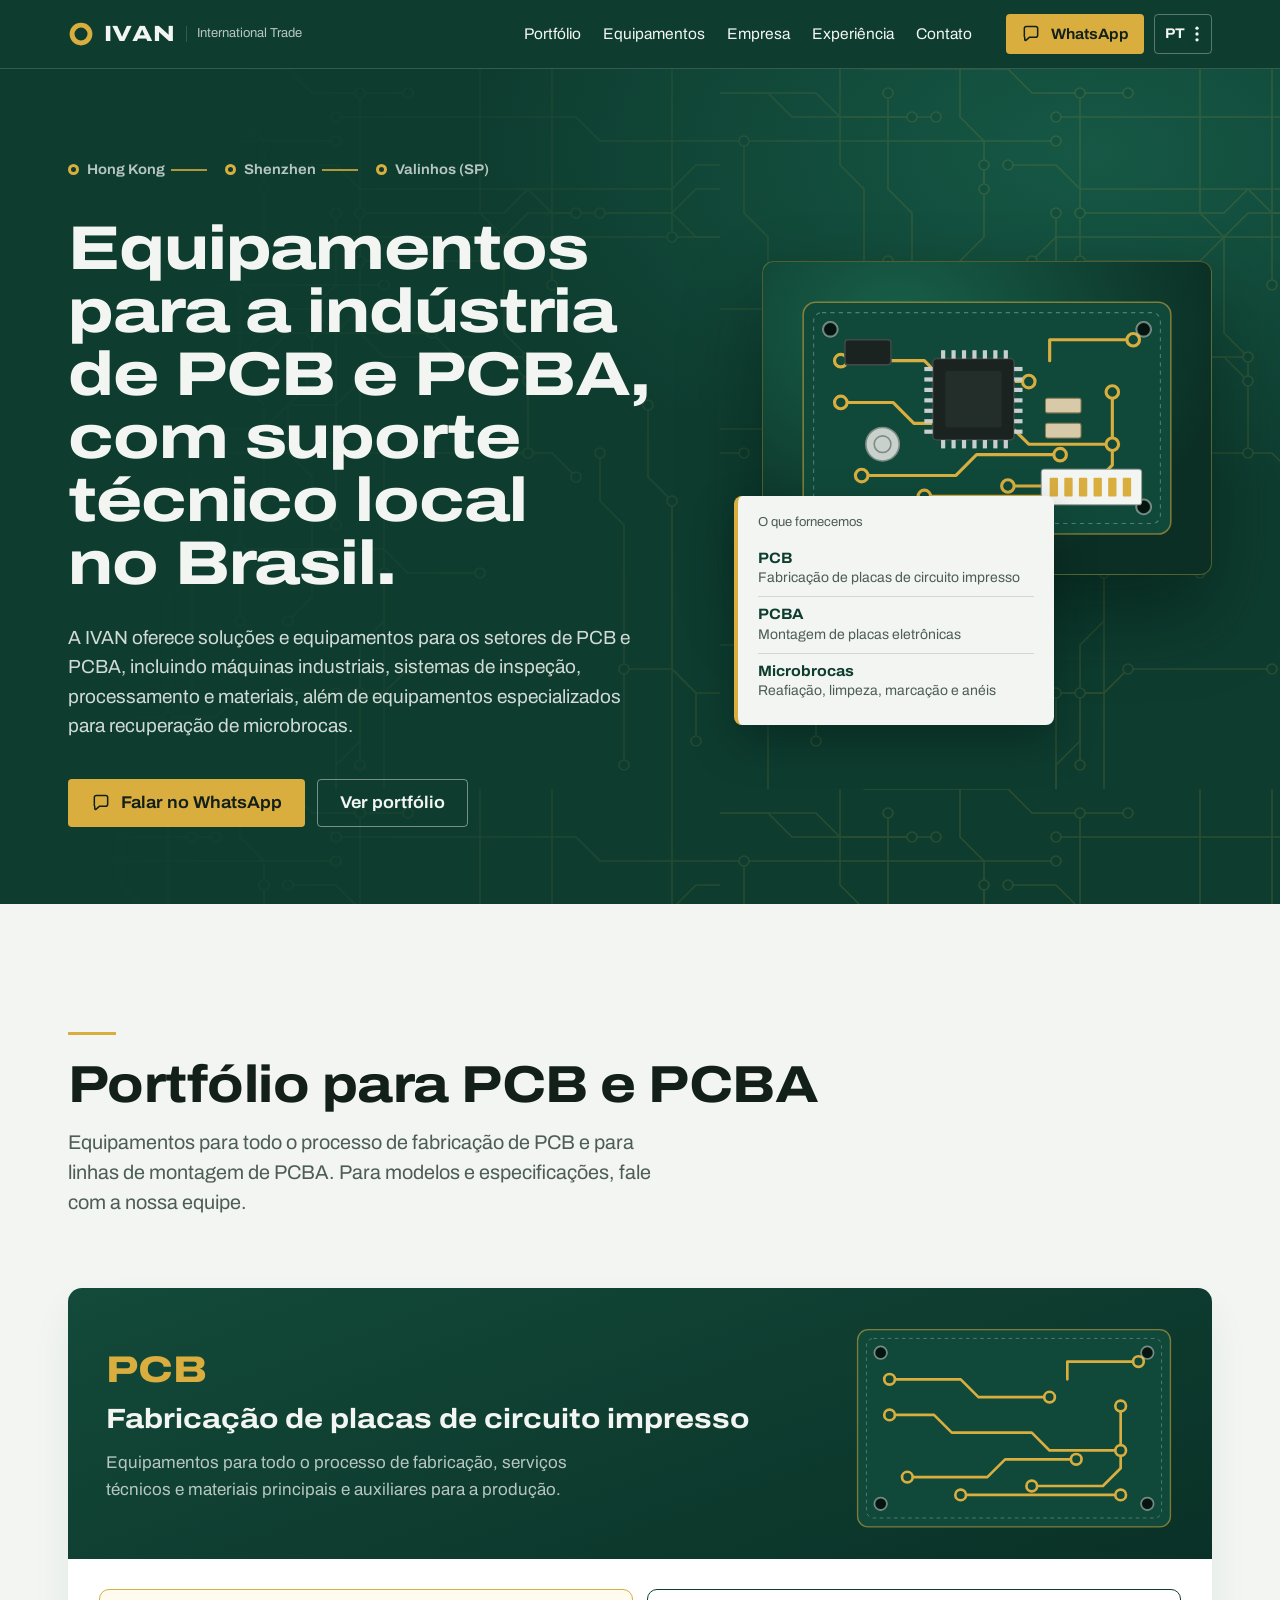
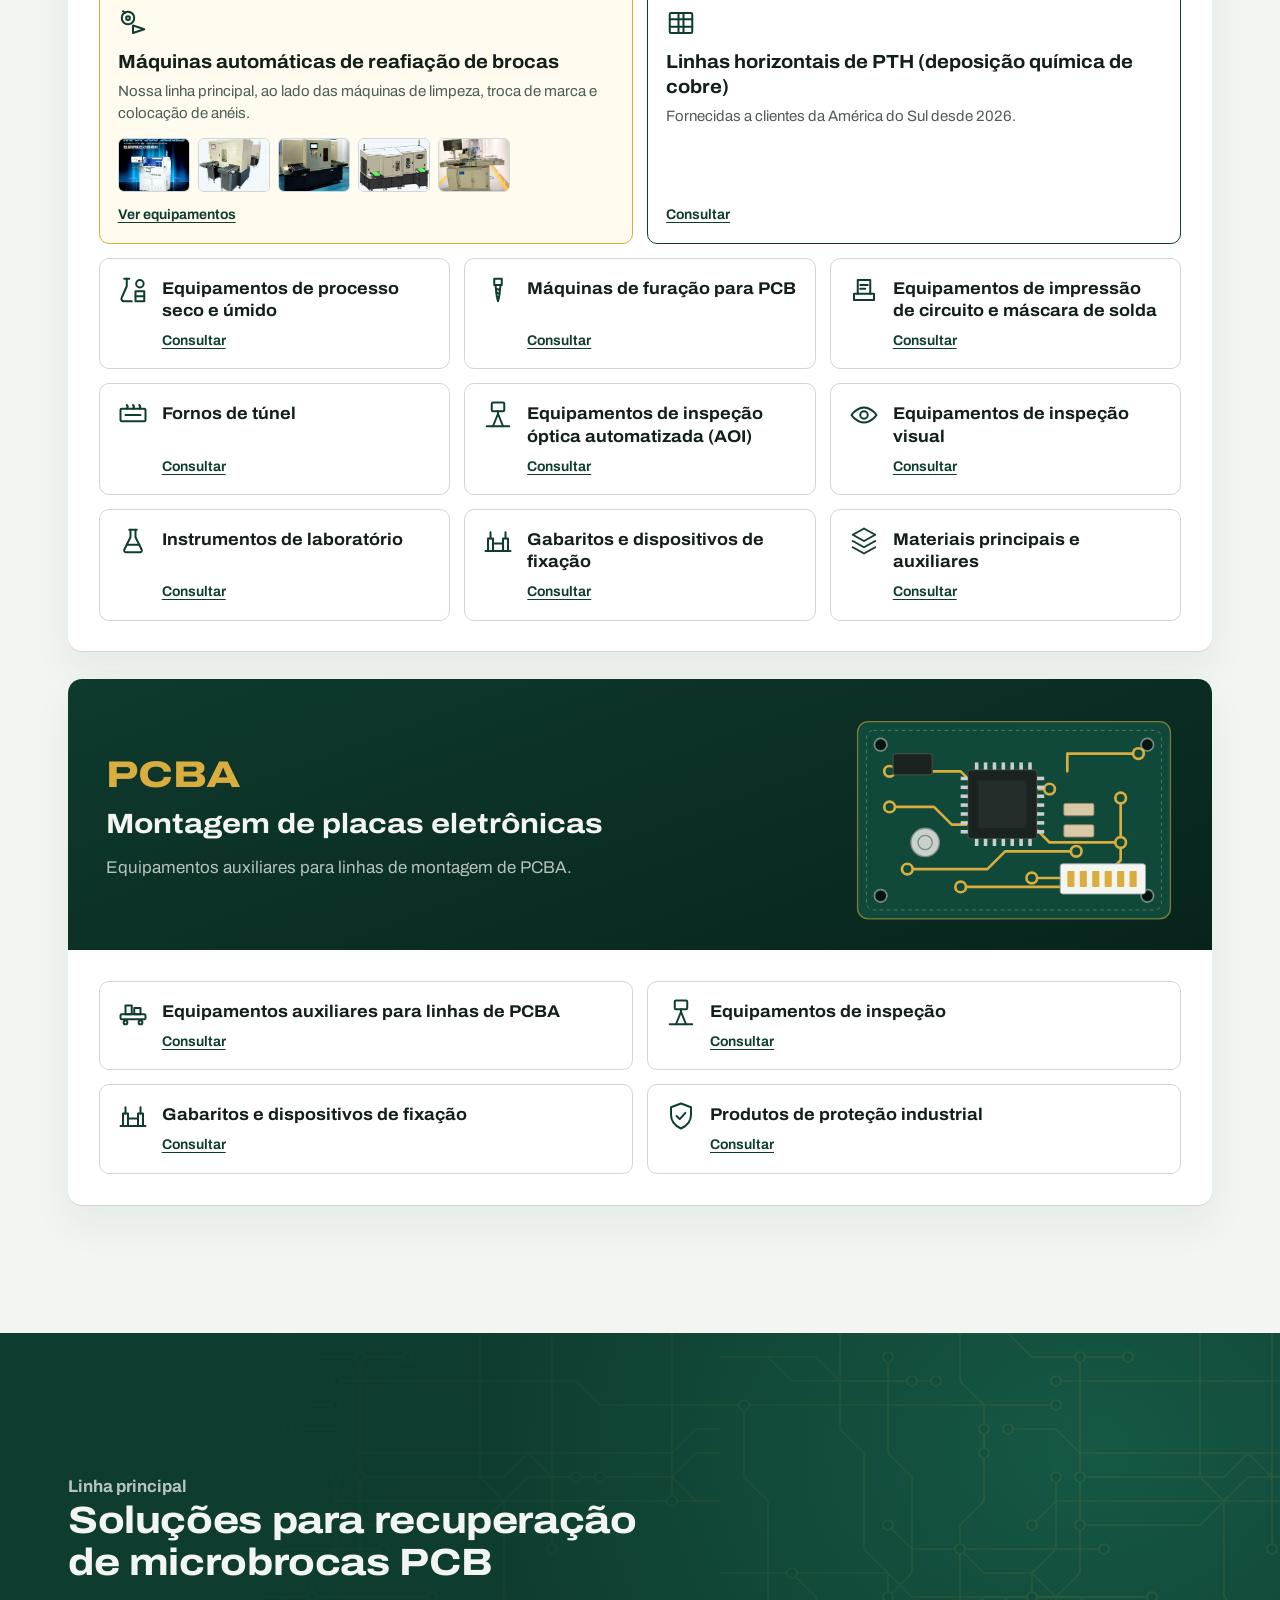
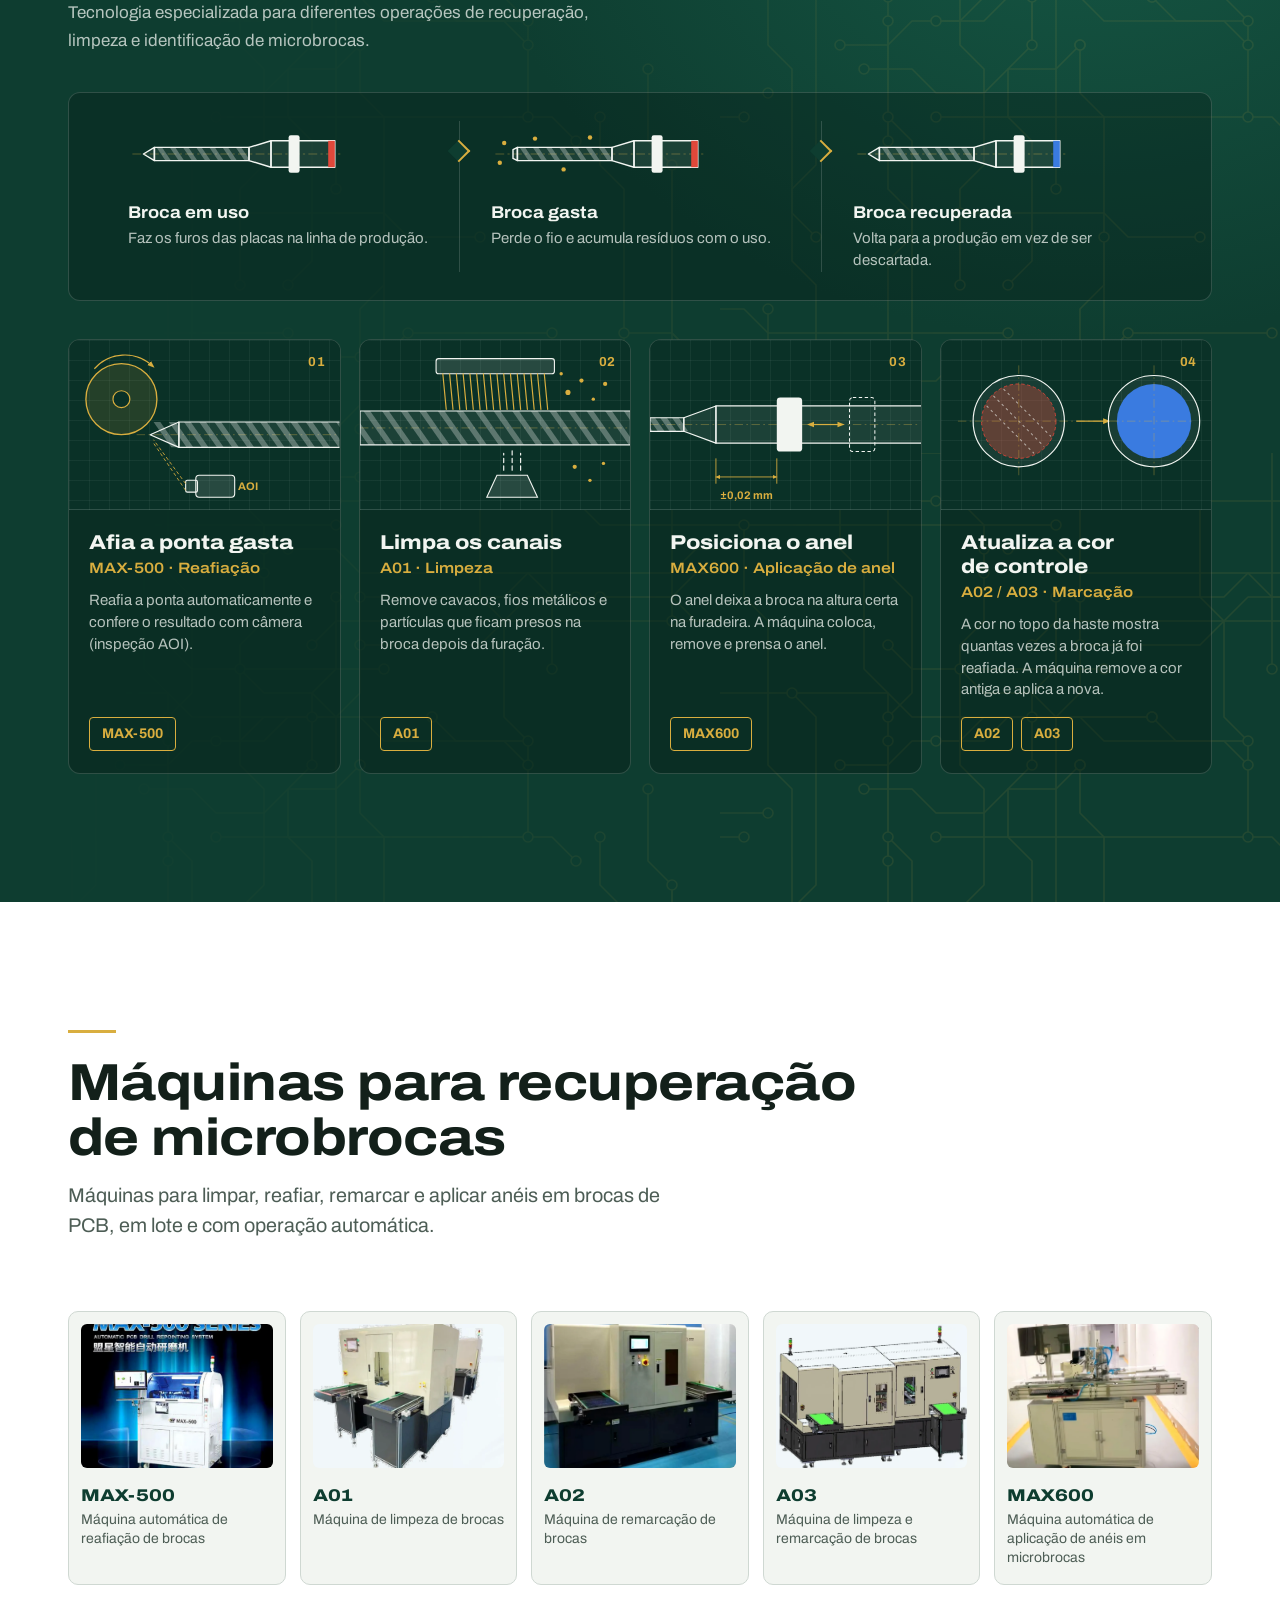
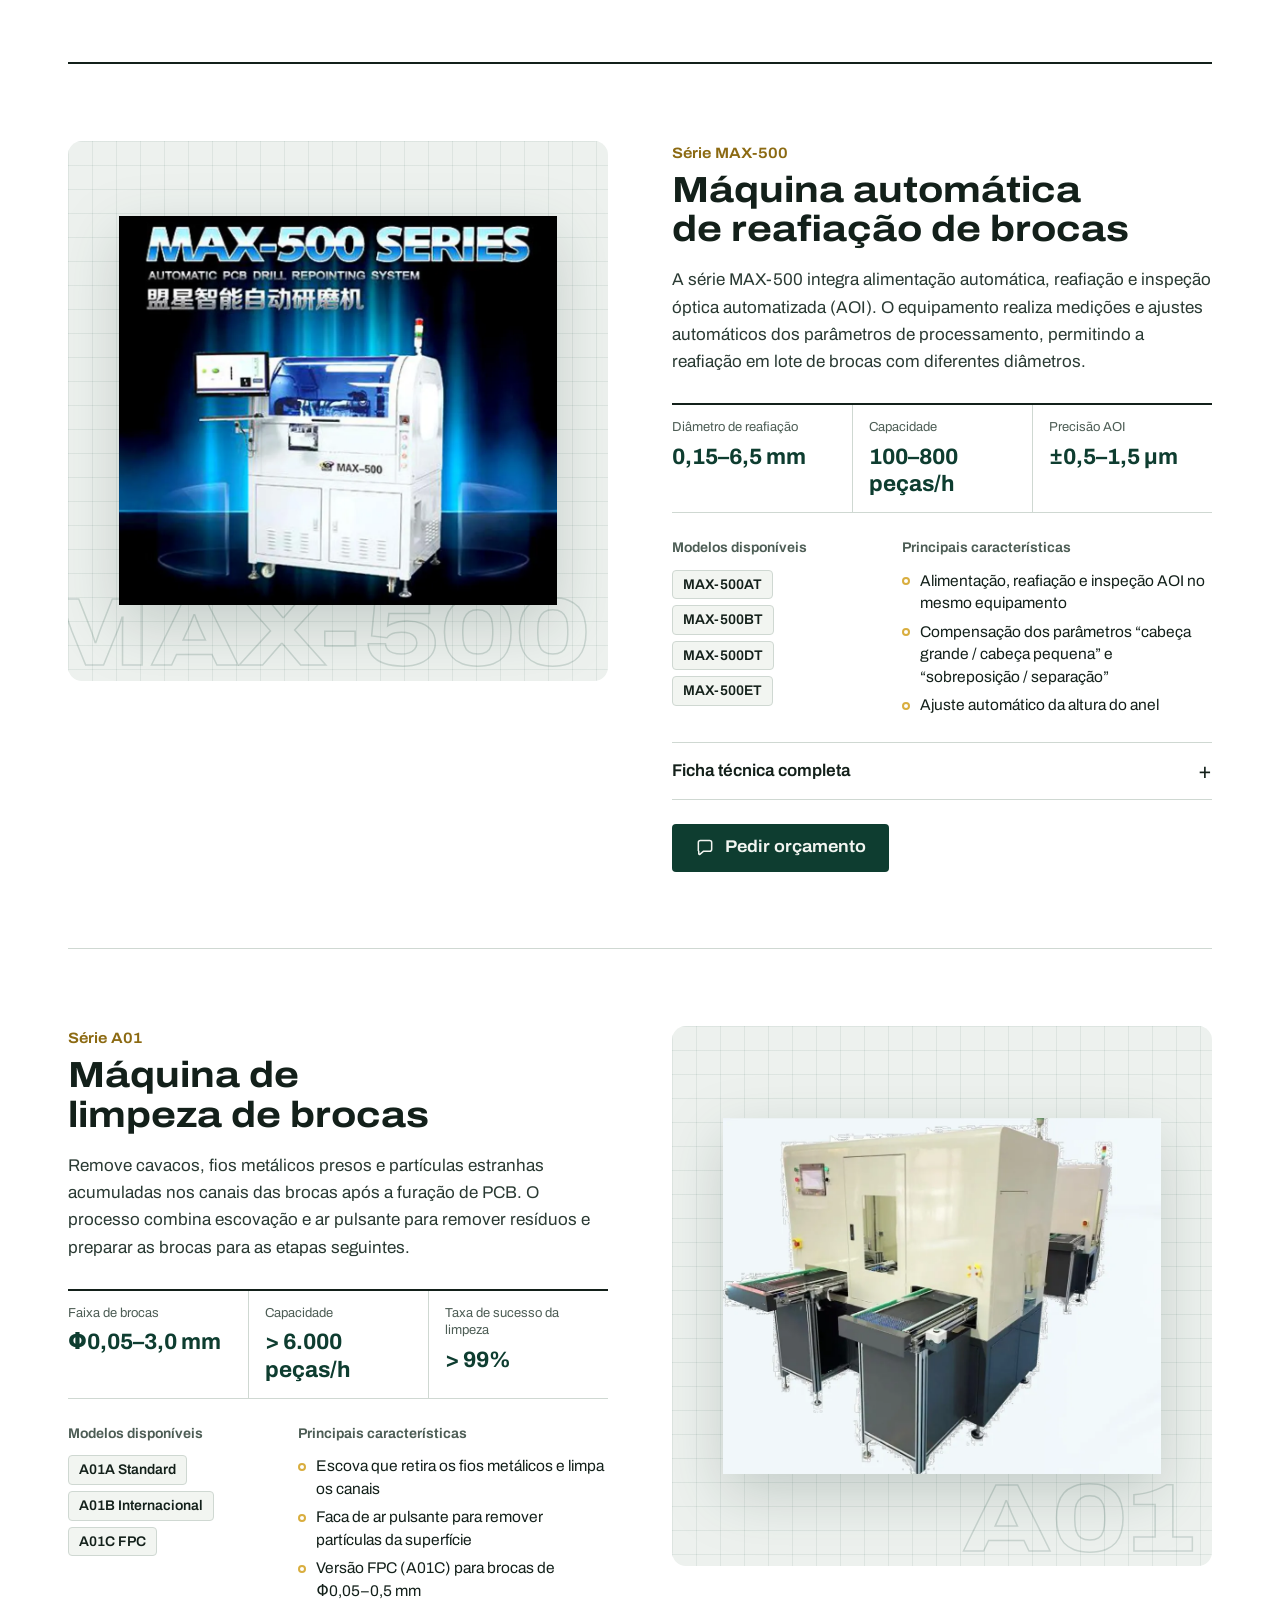
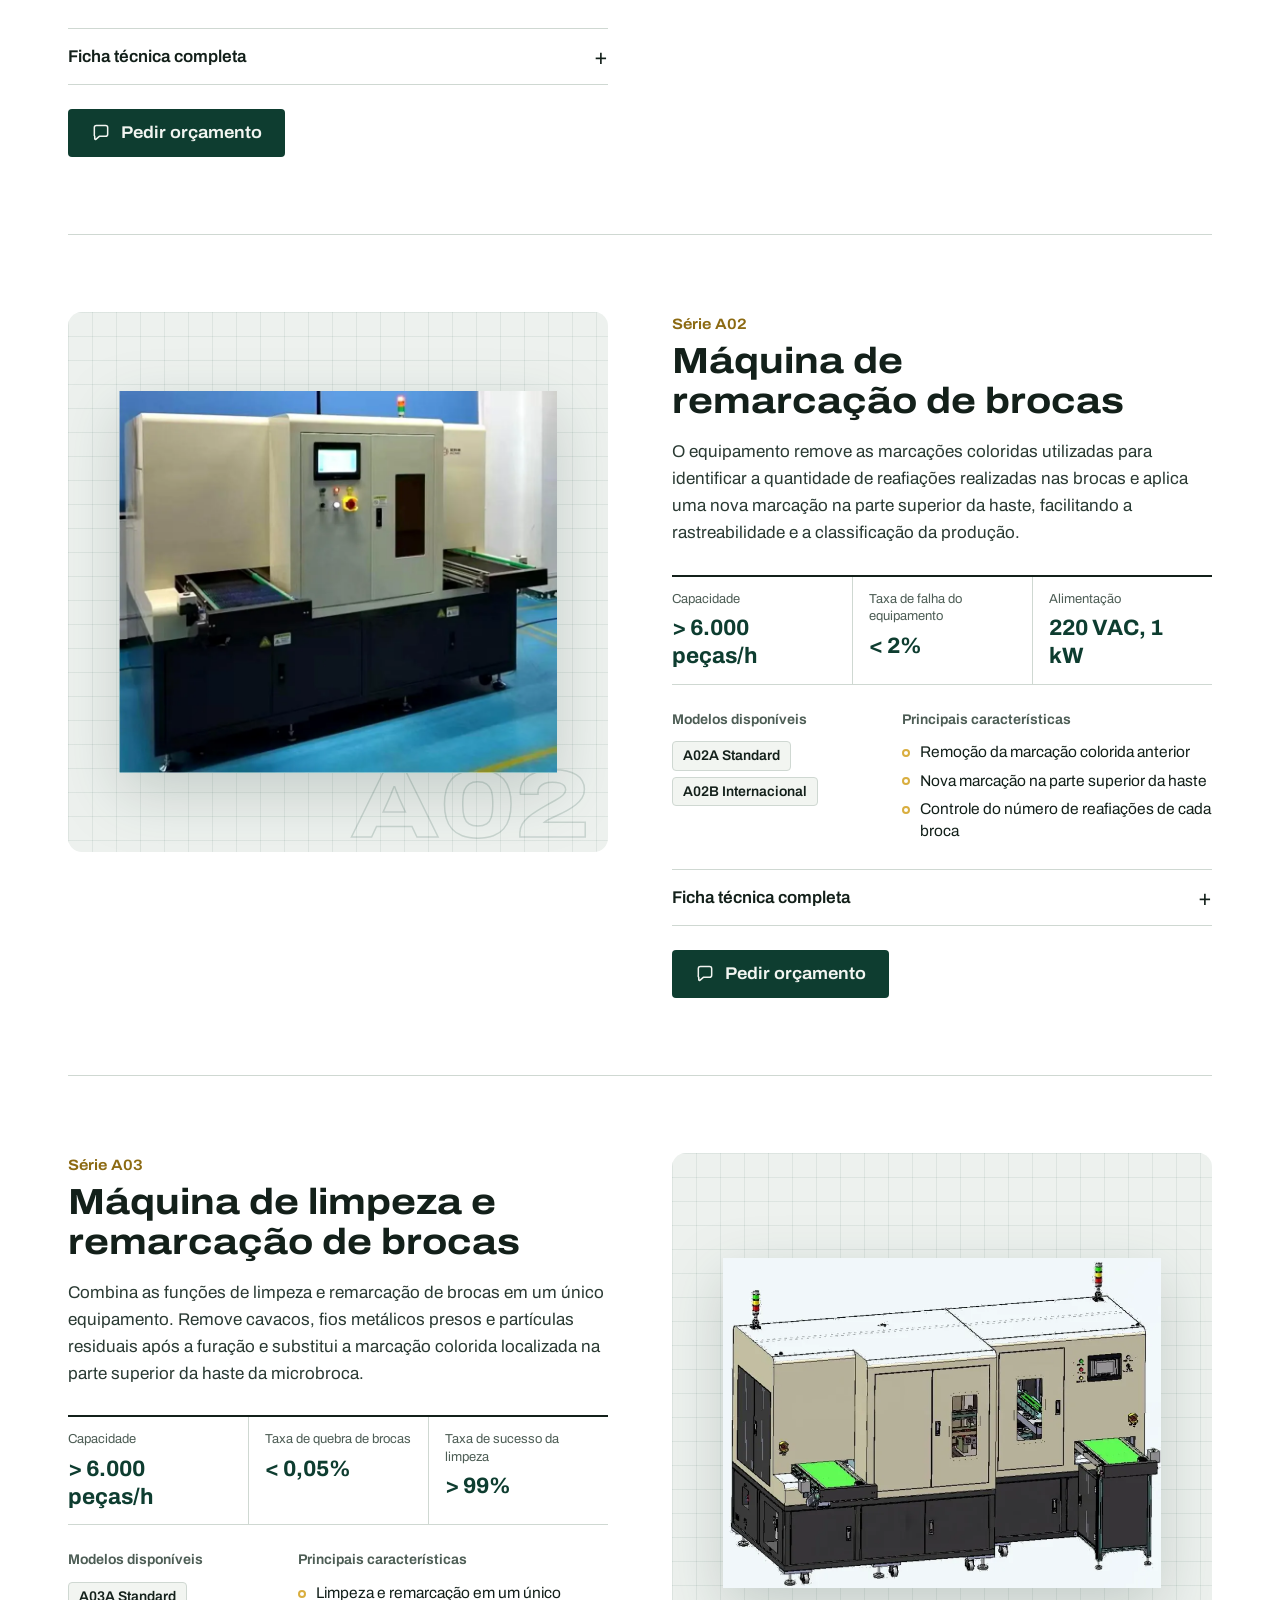
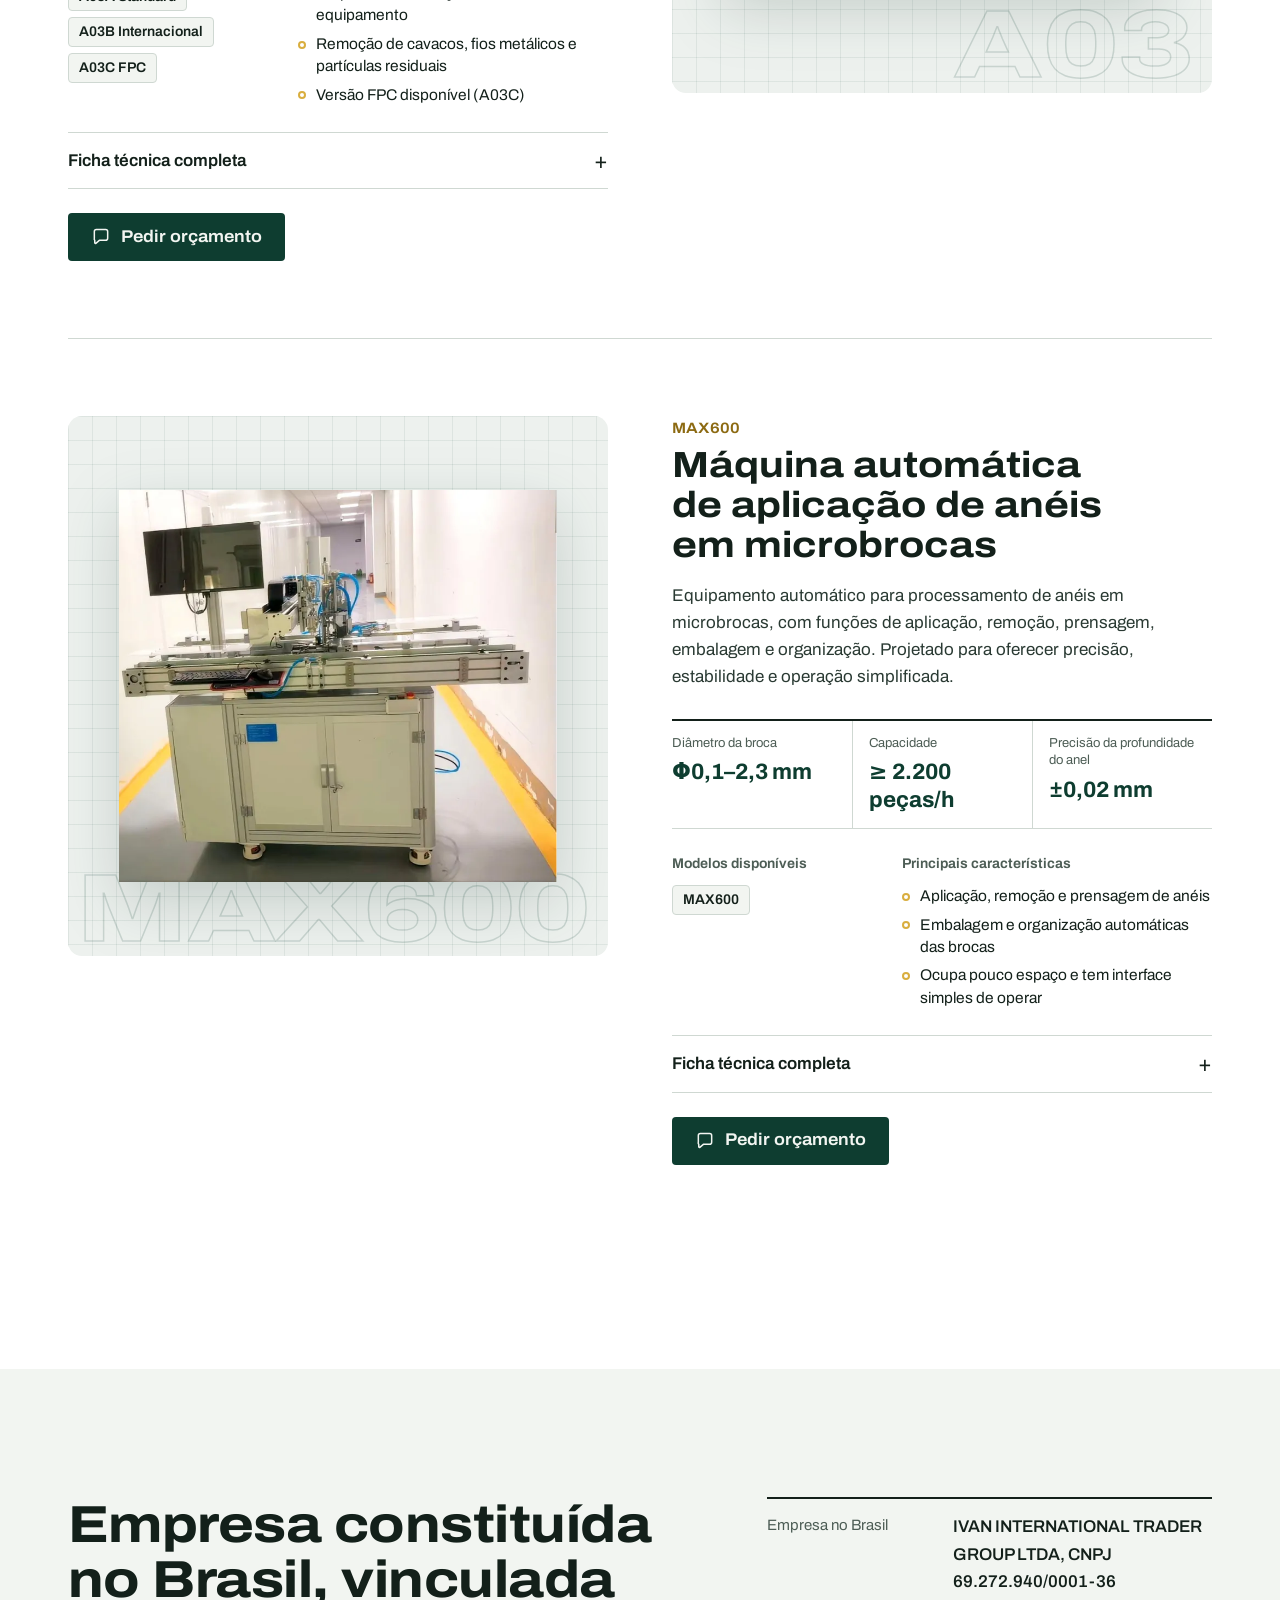
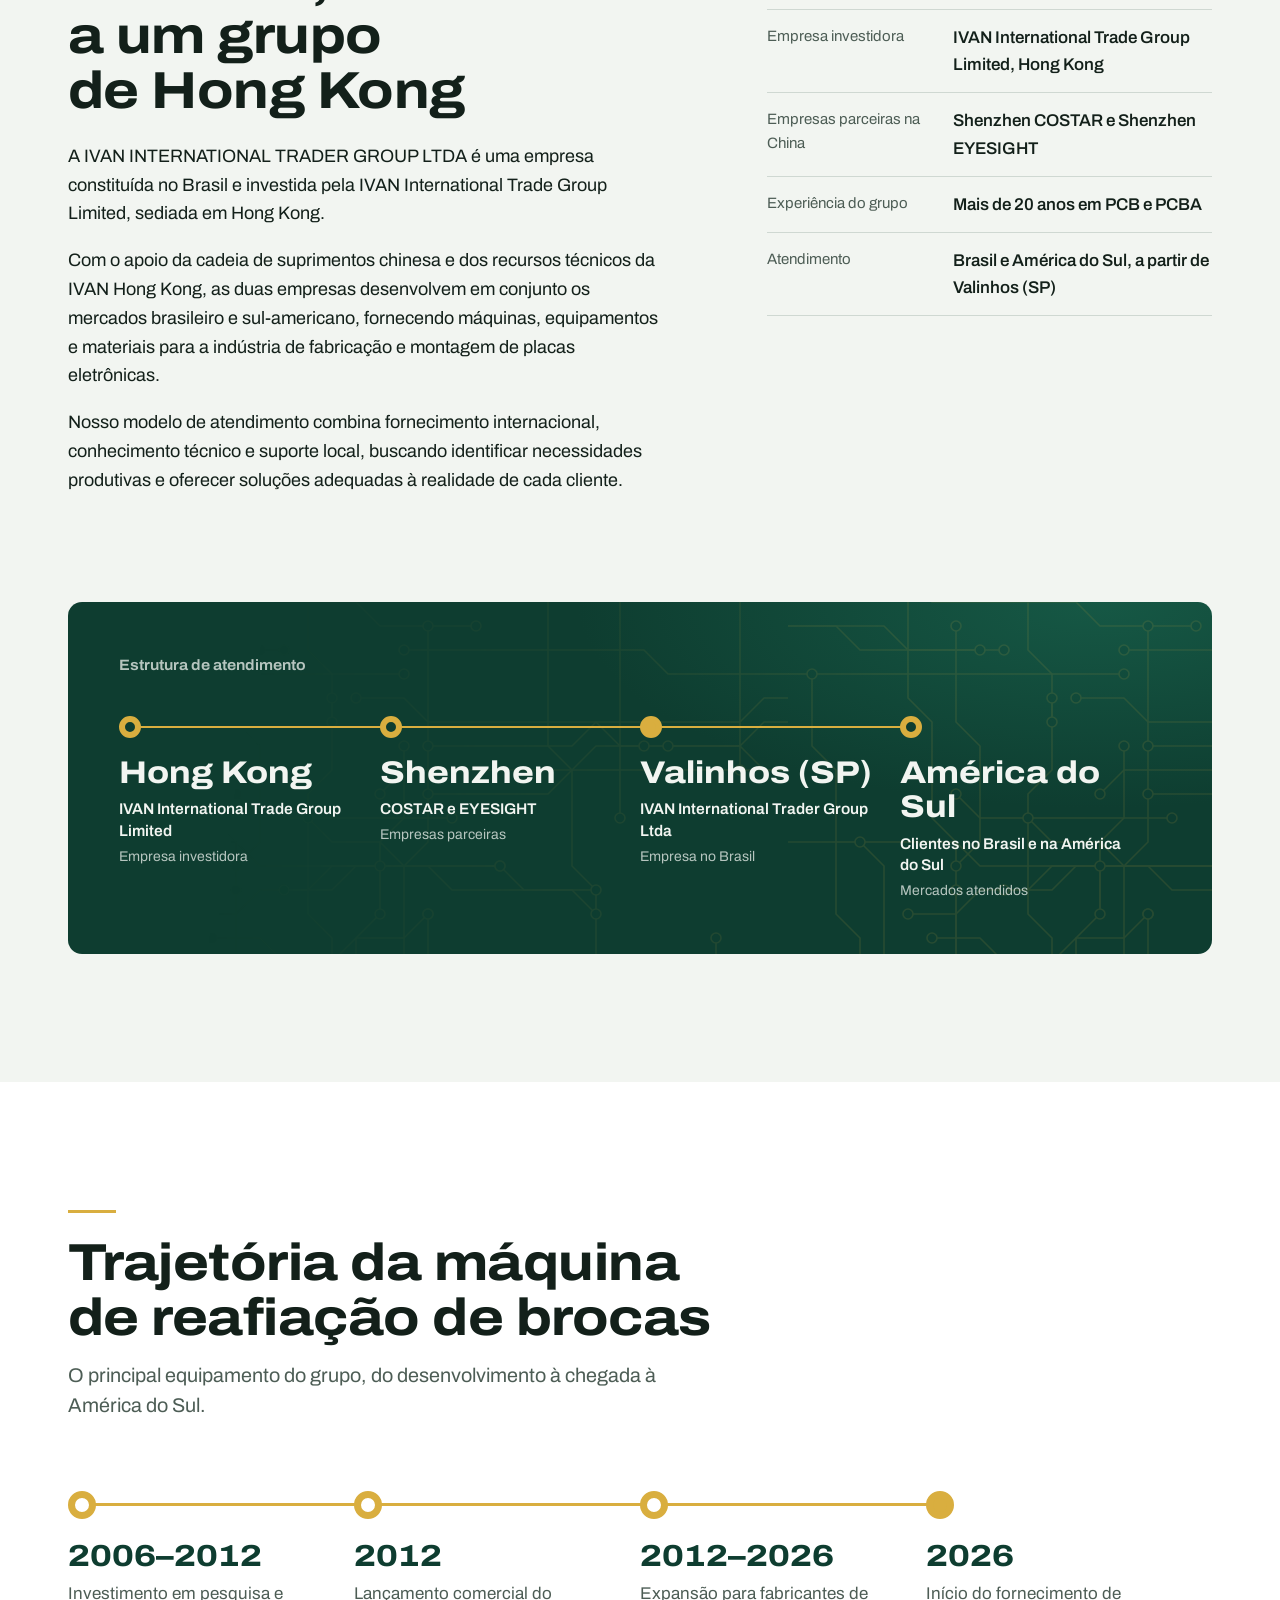
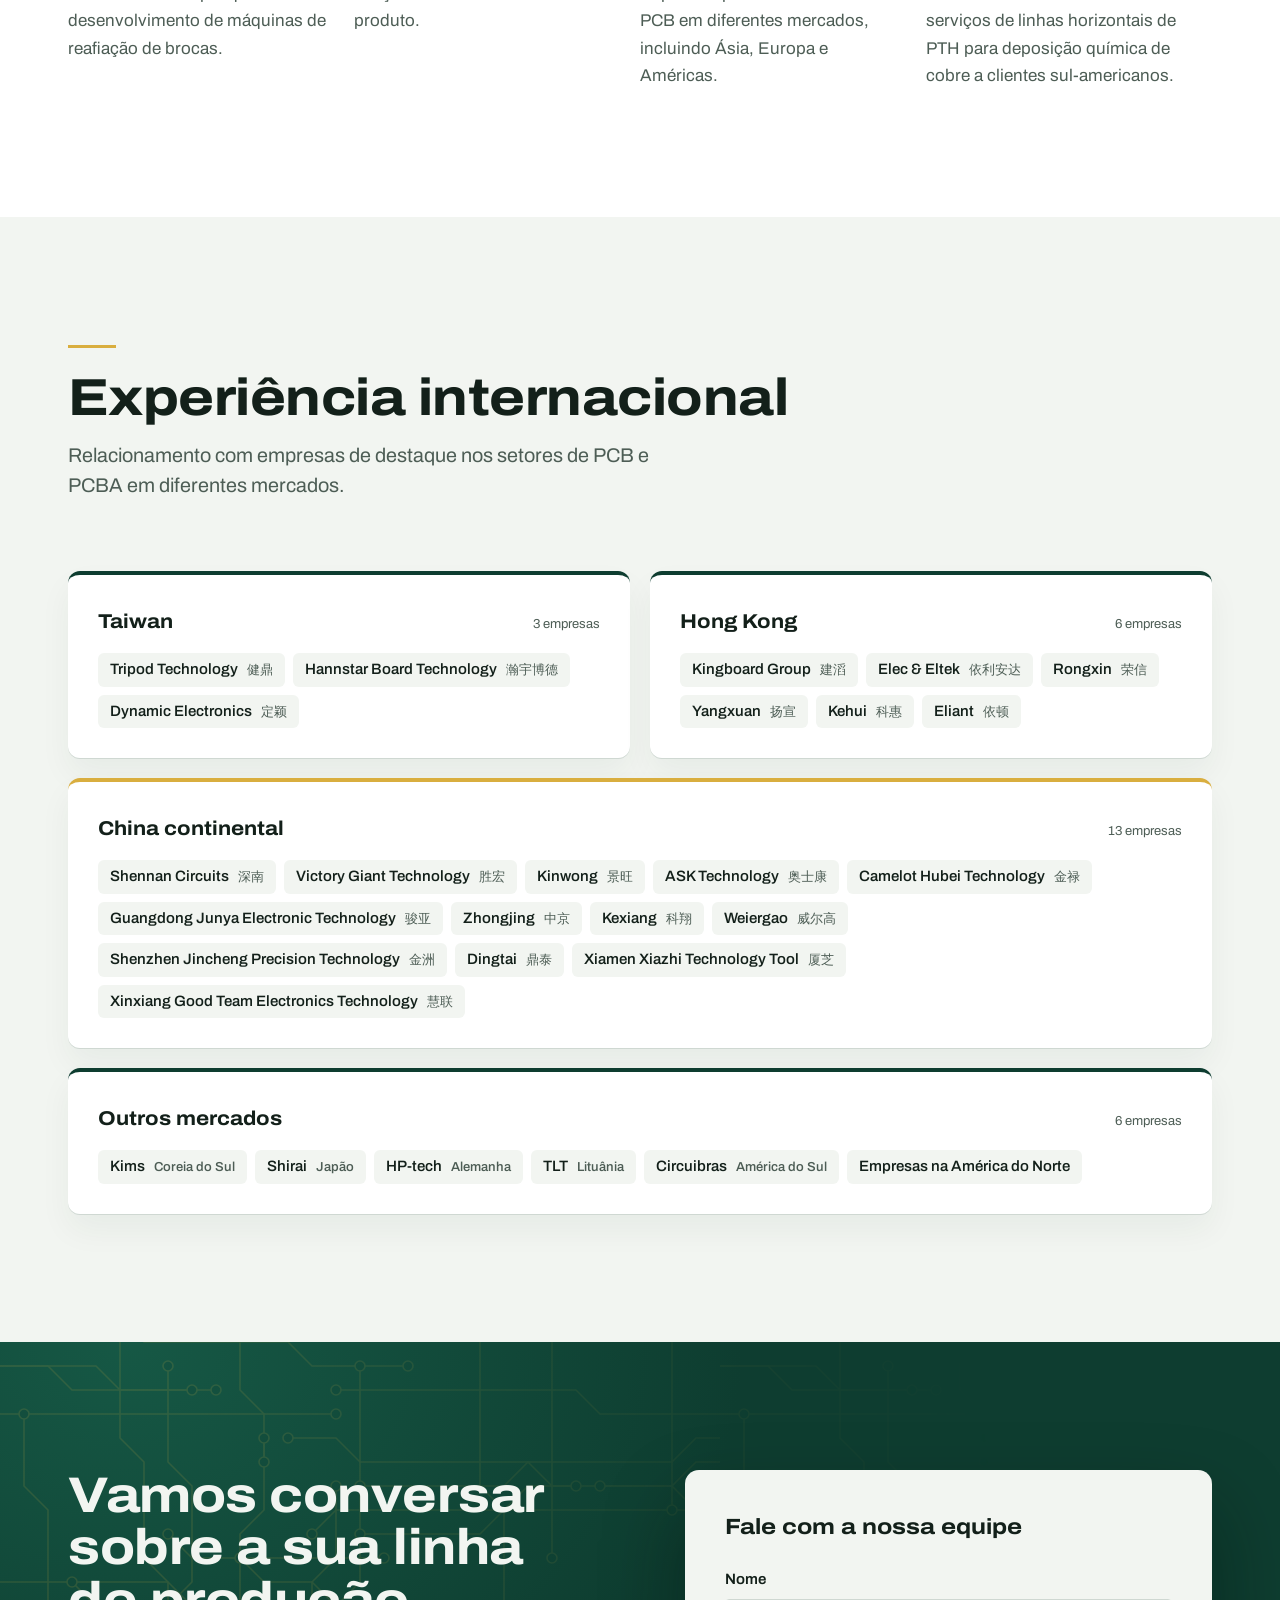
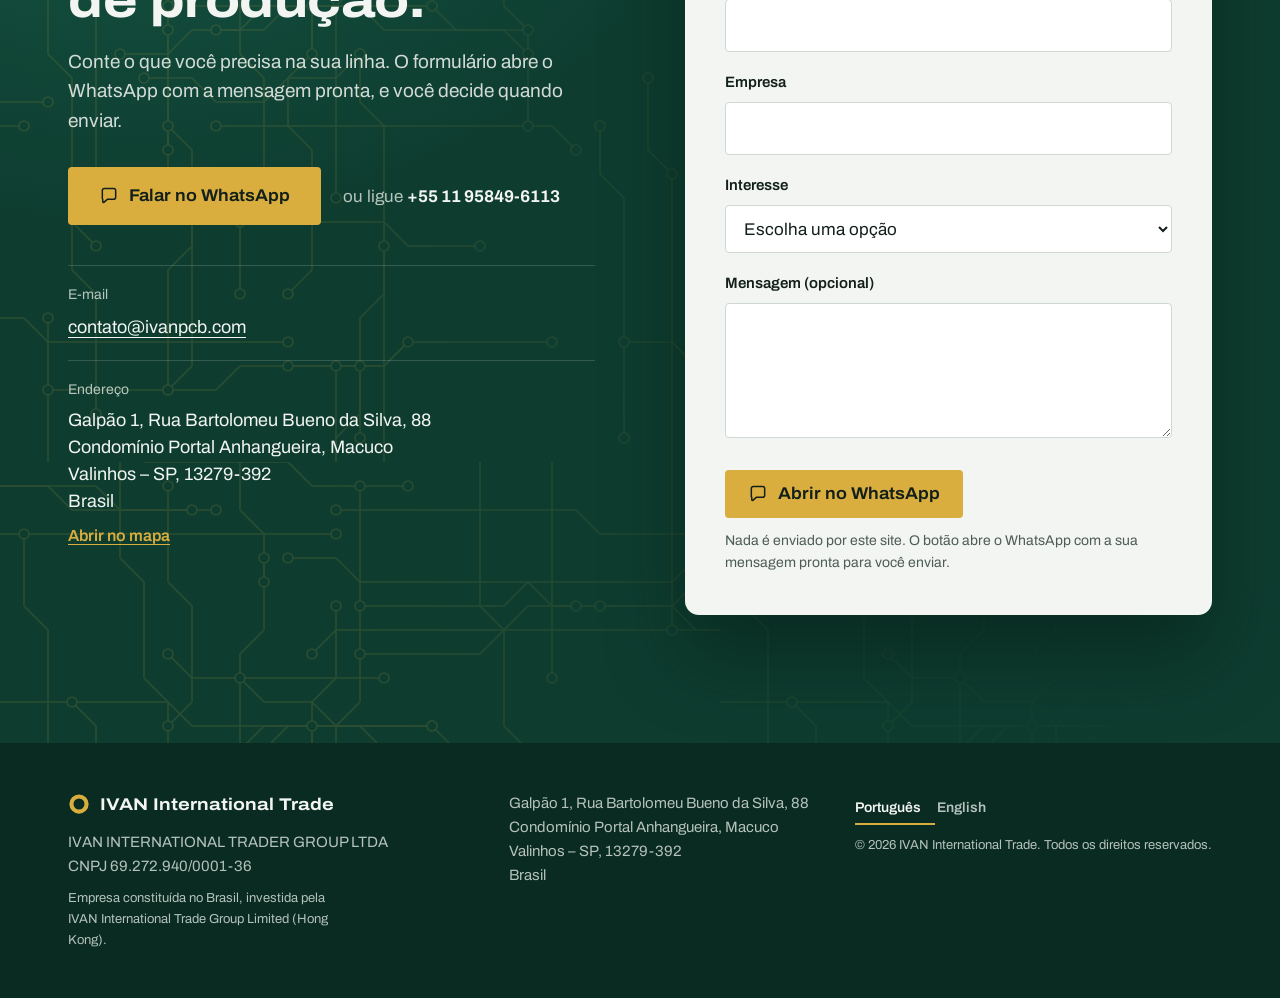
<file: docs/pt/index.html>
<!DOCTYPE html><html lang="pt-BR"><head><meta charset="utf-8"><title>IVAN International Trade</title><meta name="robots" content="noindex"><meta http-equiv="refresh" content="0; url=../"><script>location.replace("../" + location.hash);</script></head><body><a href="../">IVAN International Trade</a></body></html>
</file>
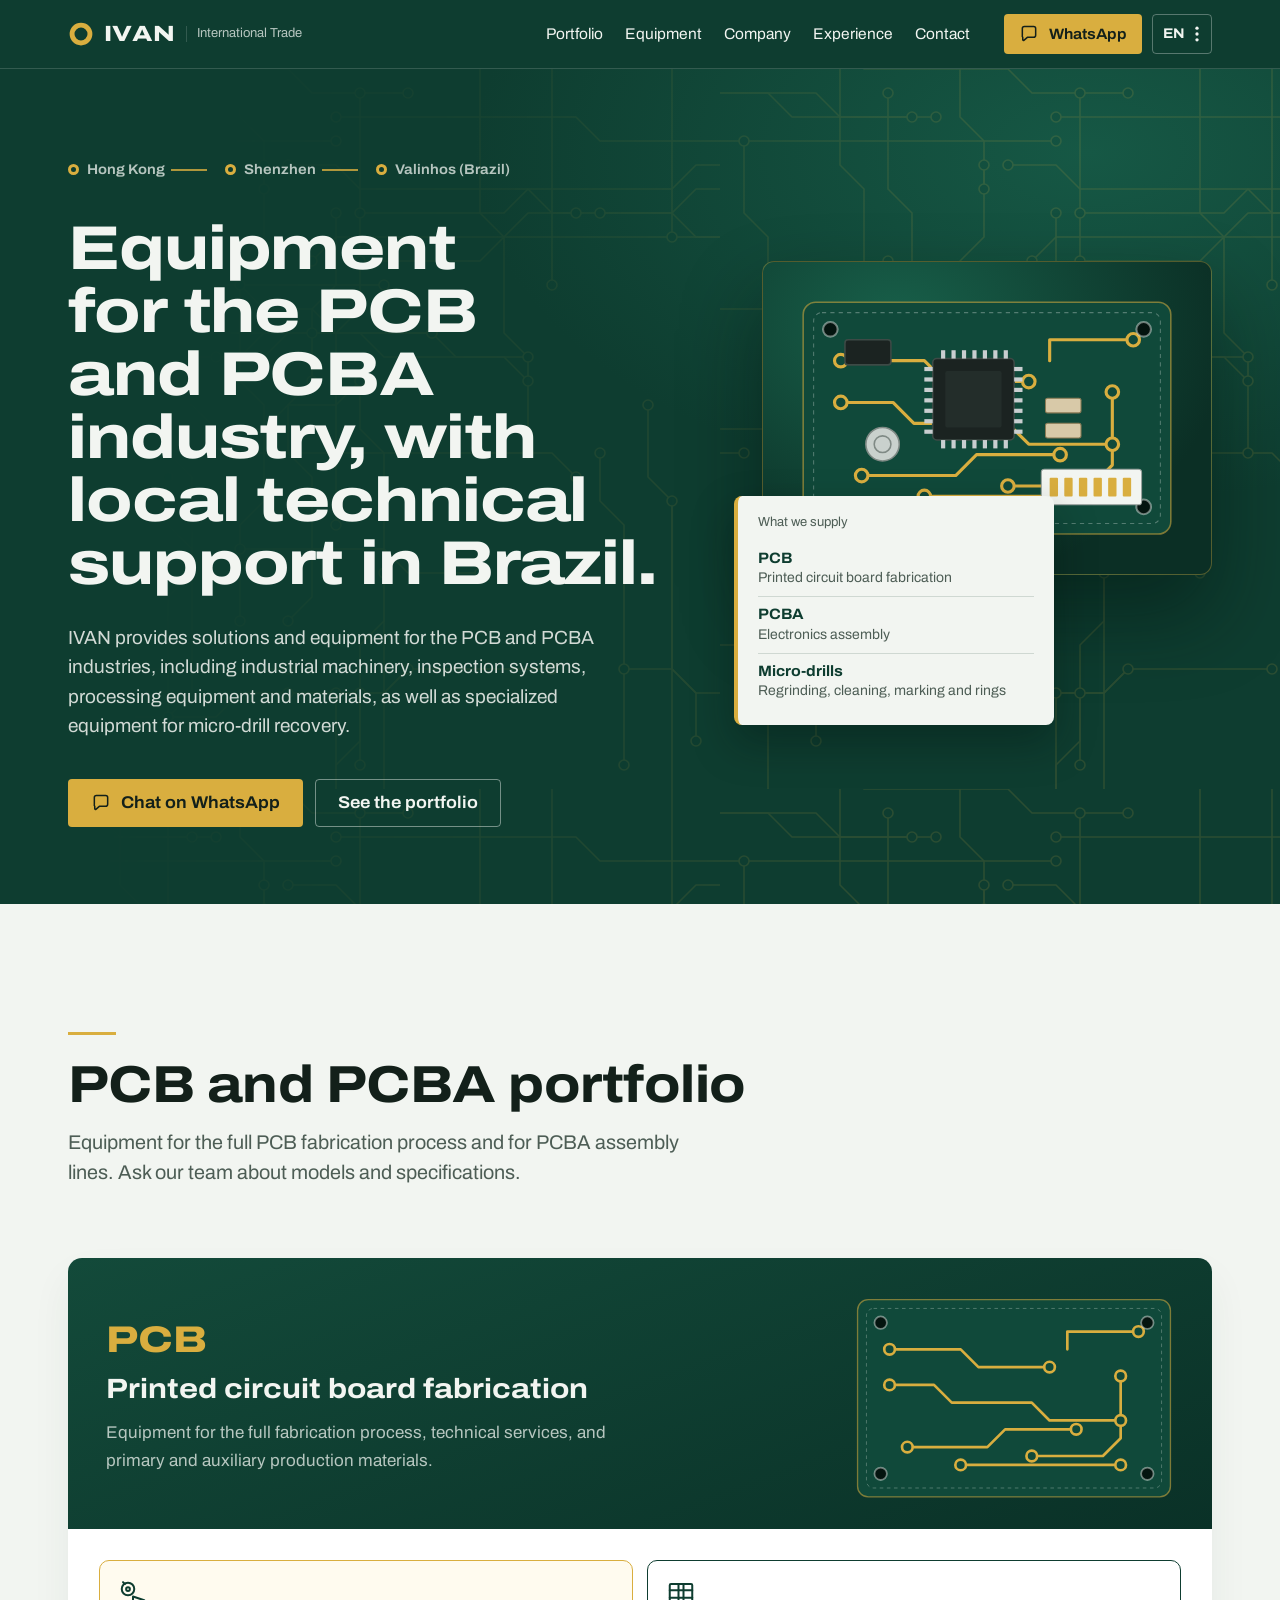
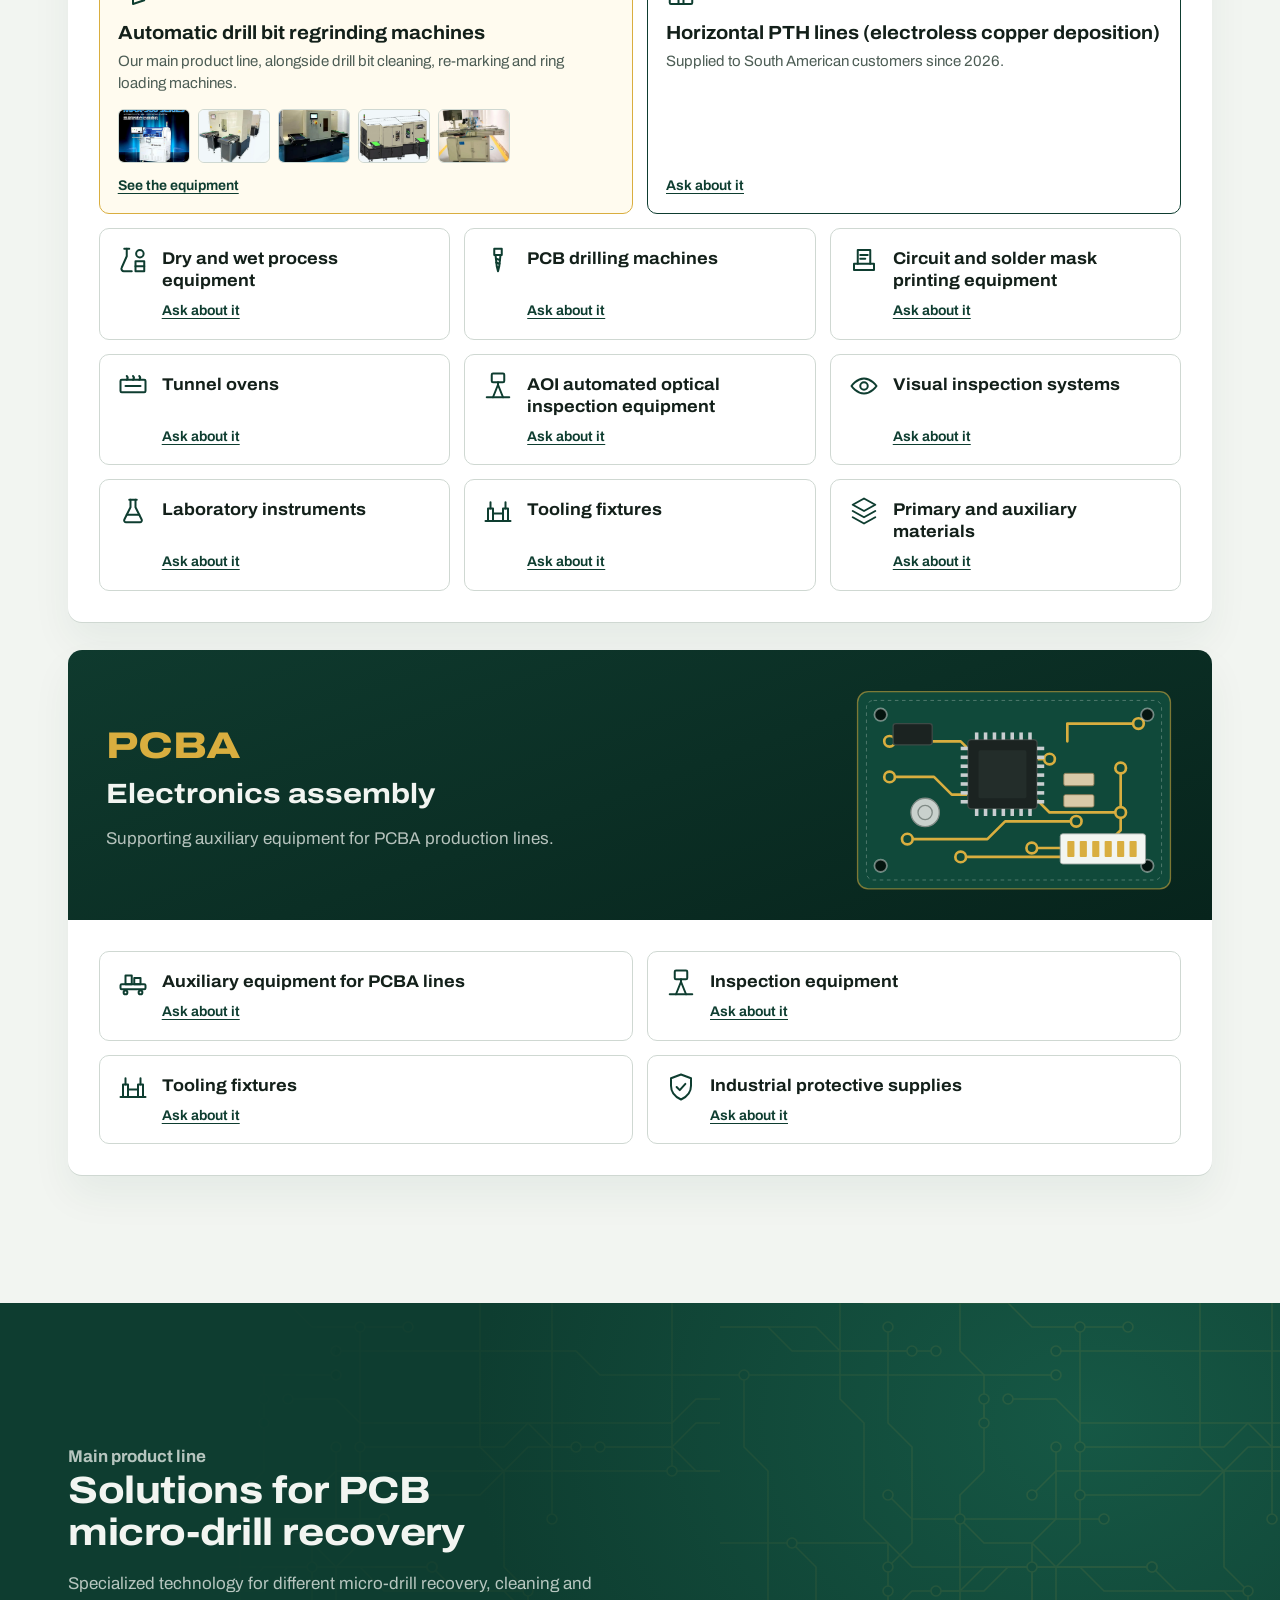
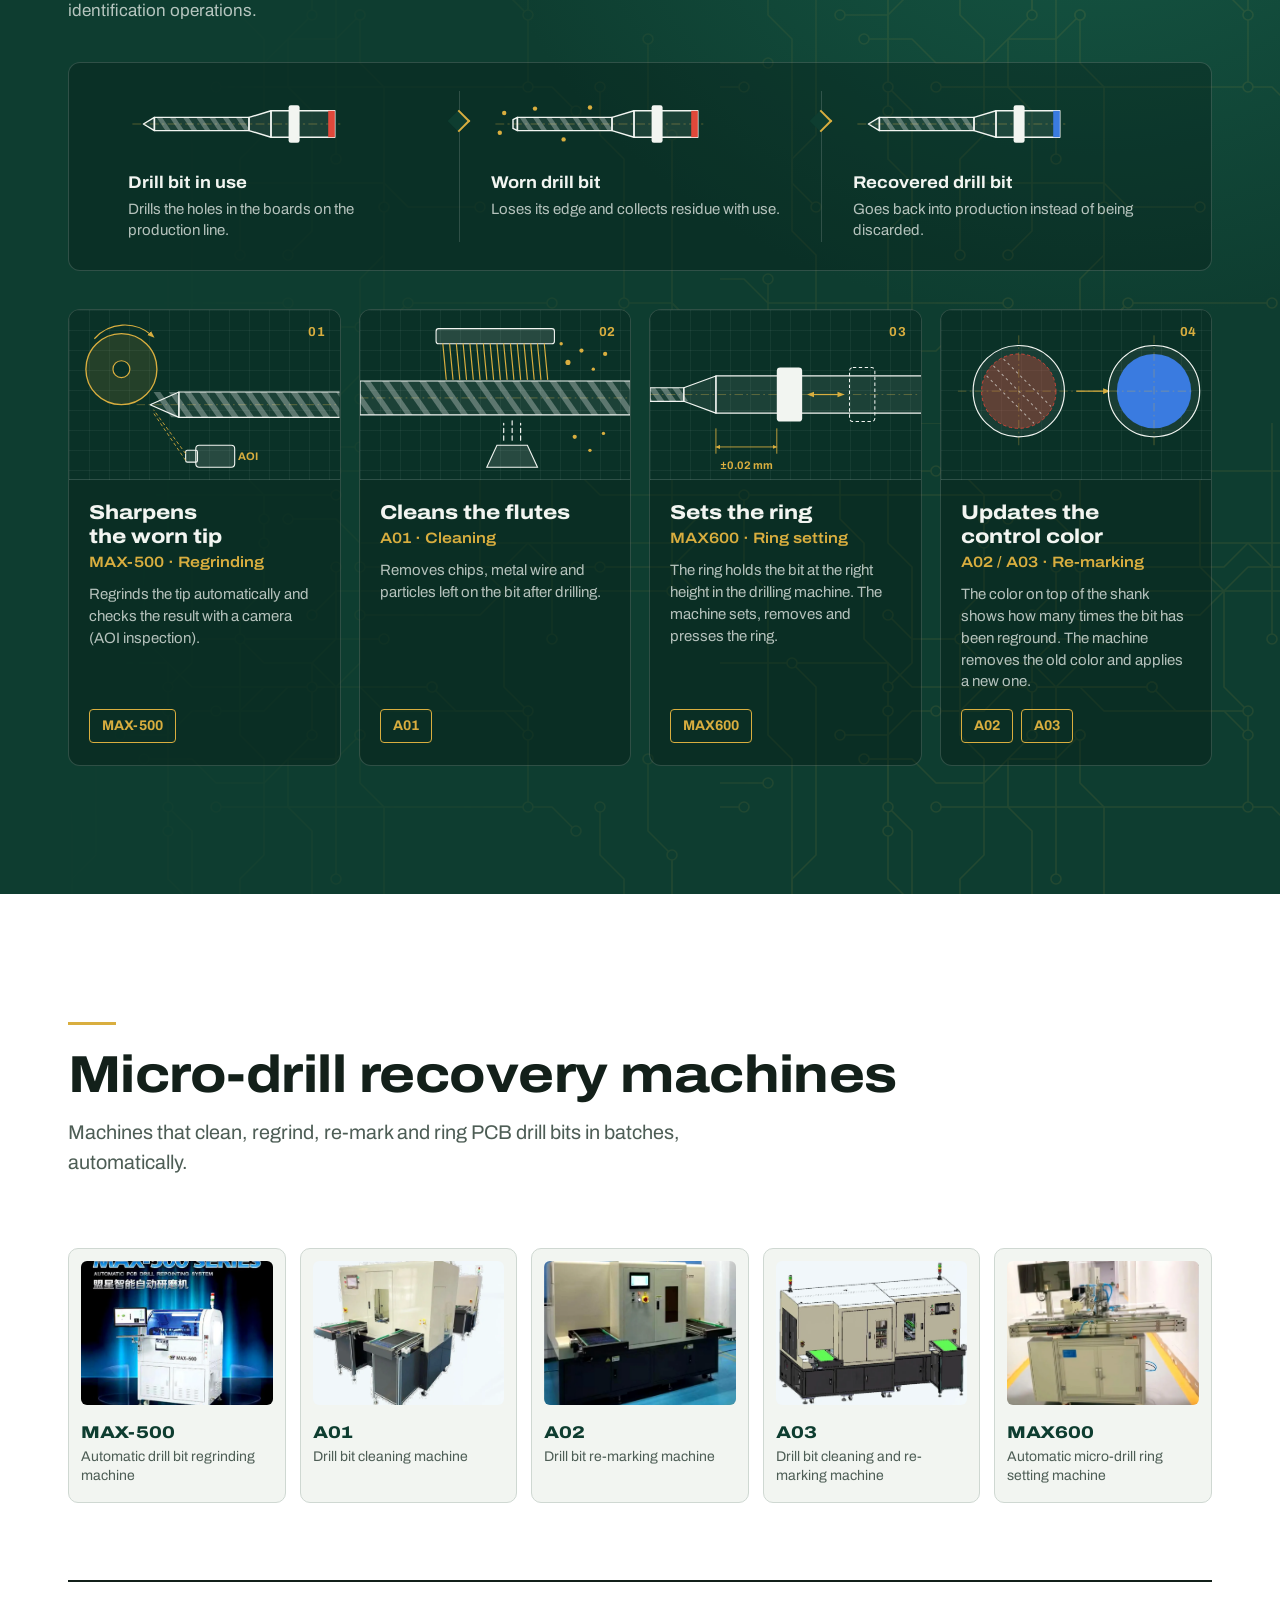
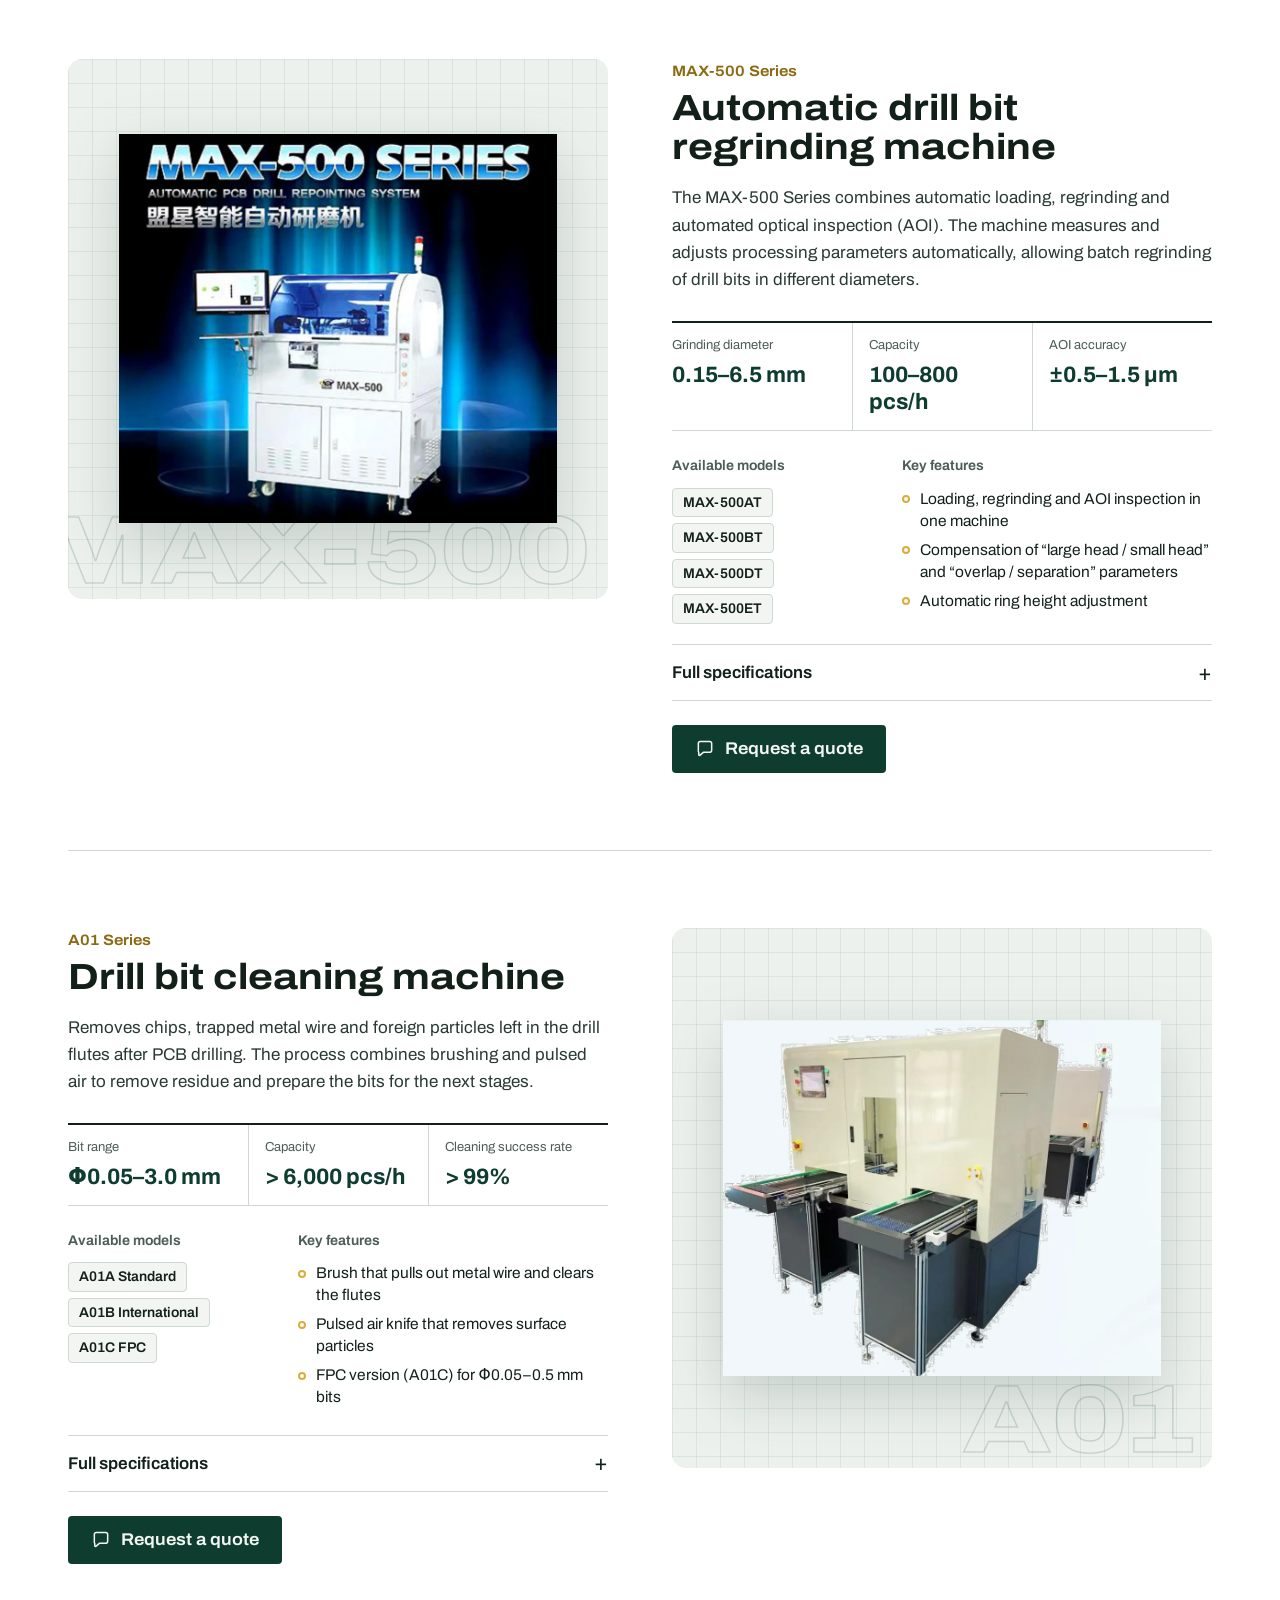
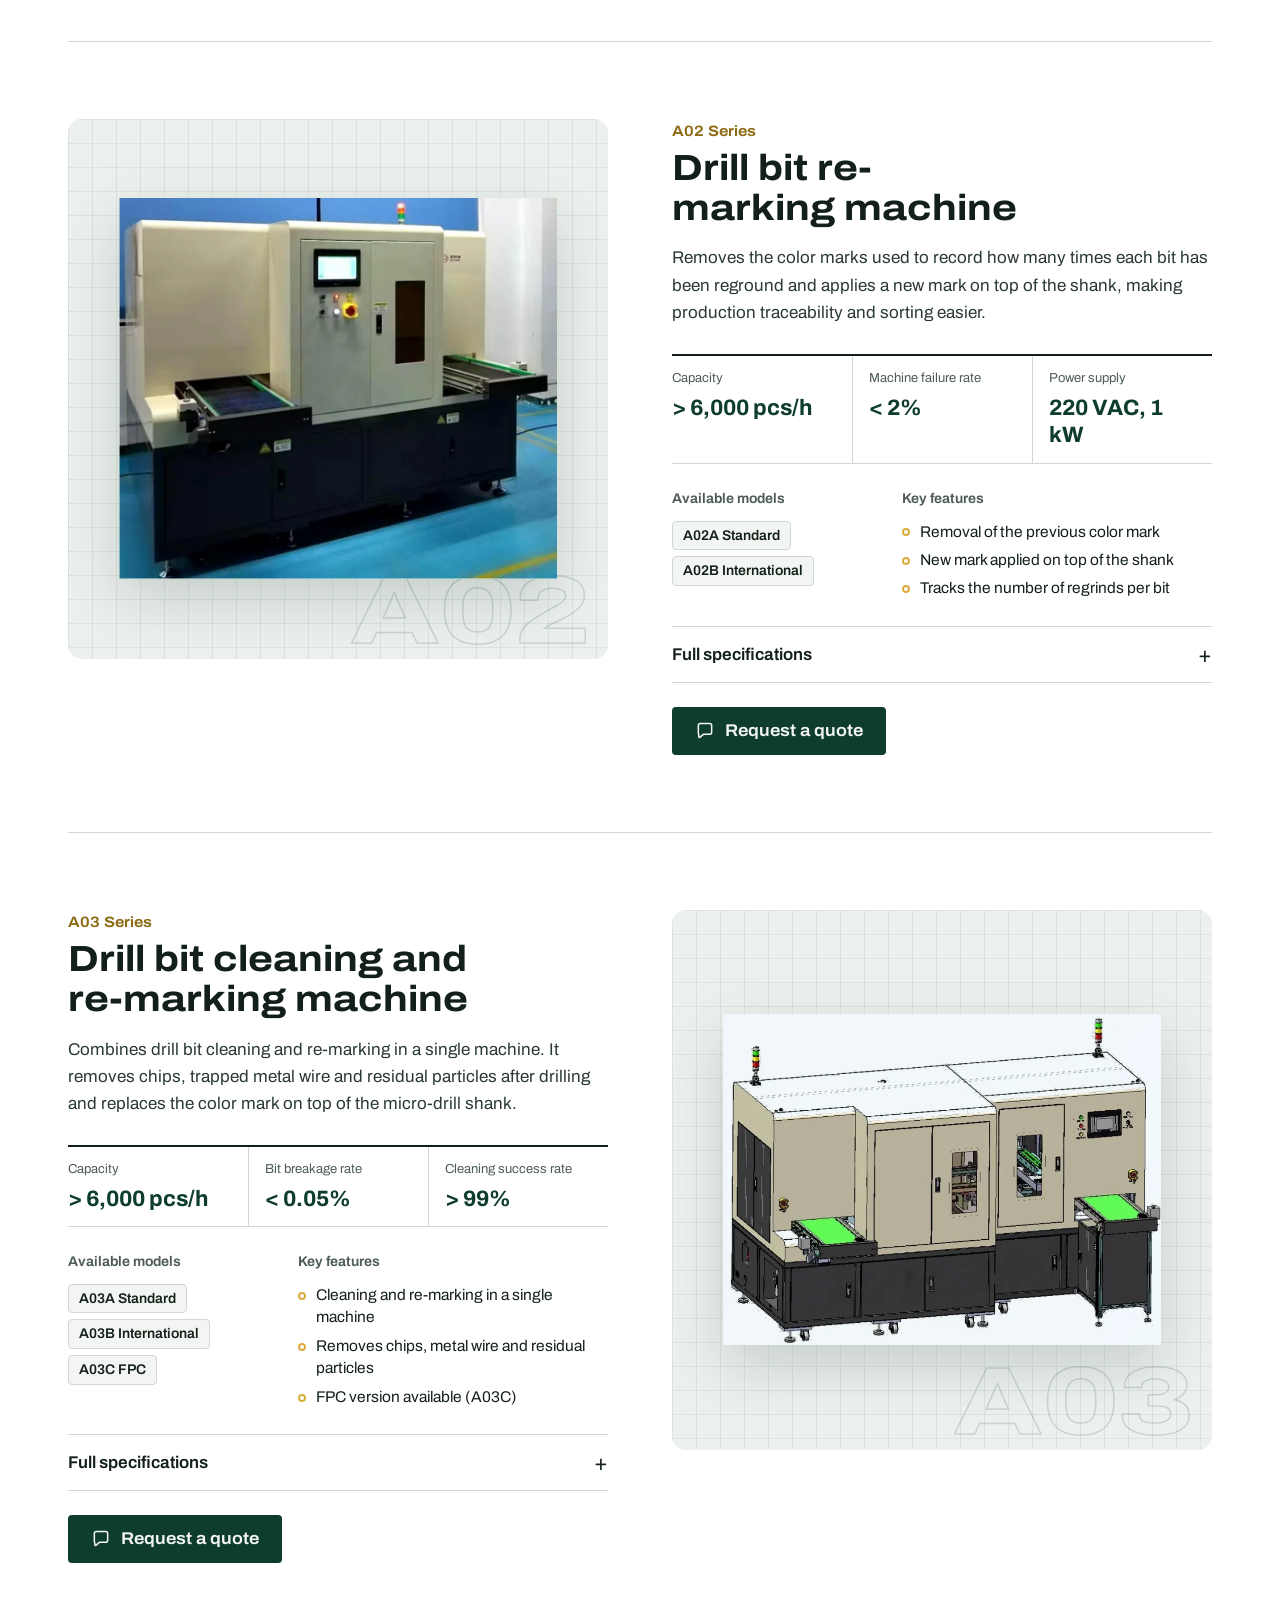
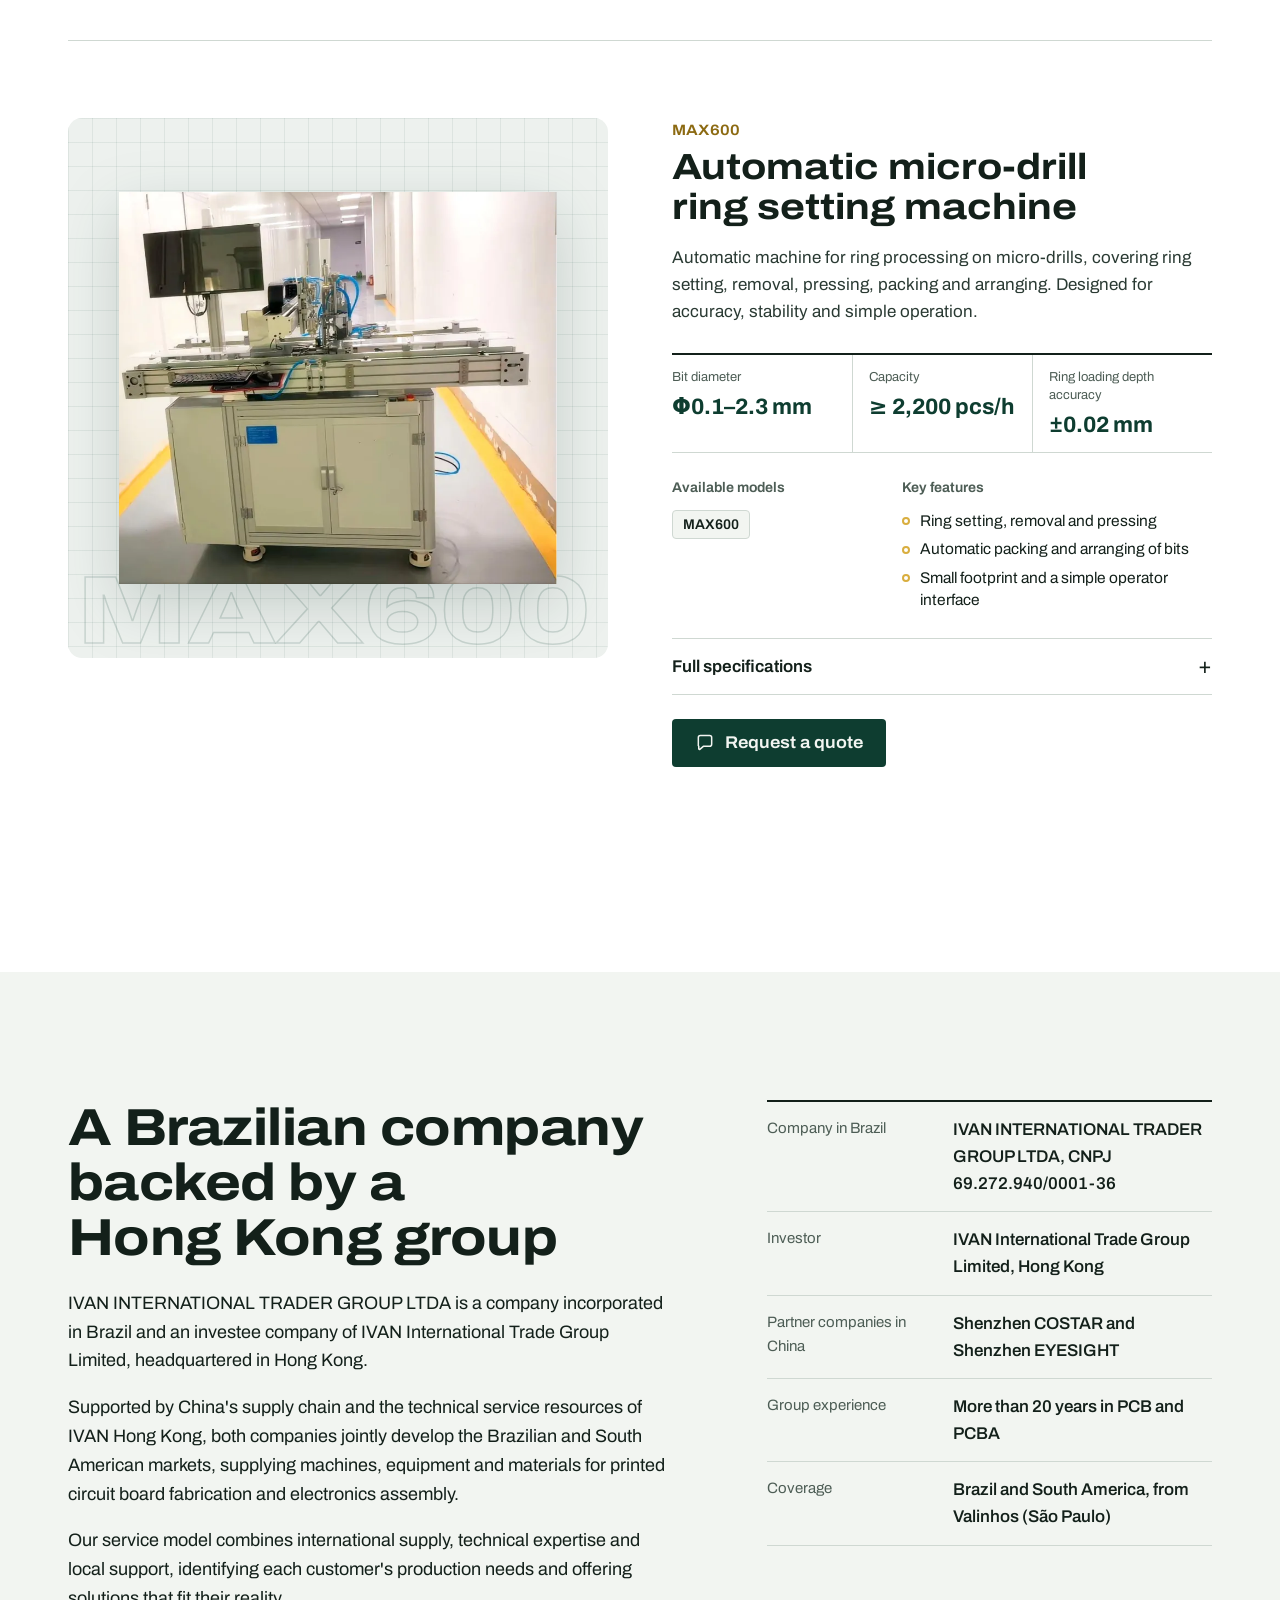
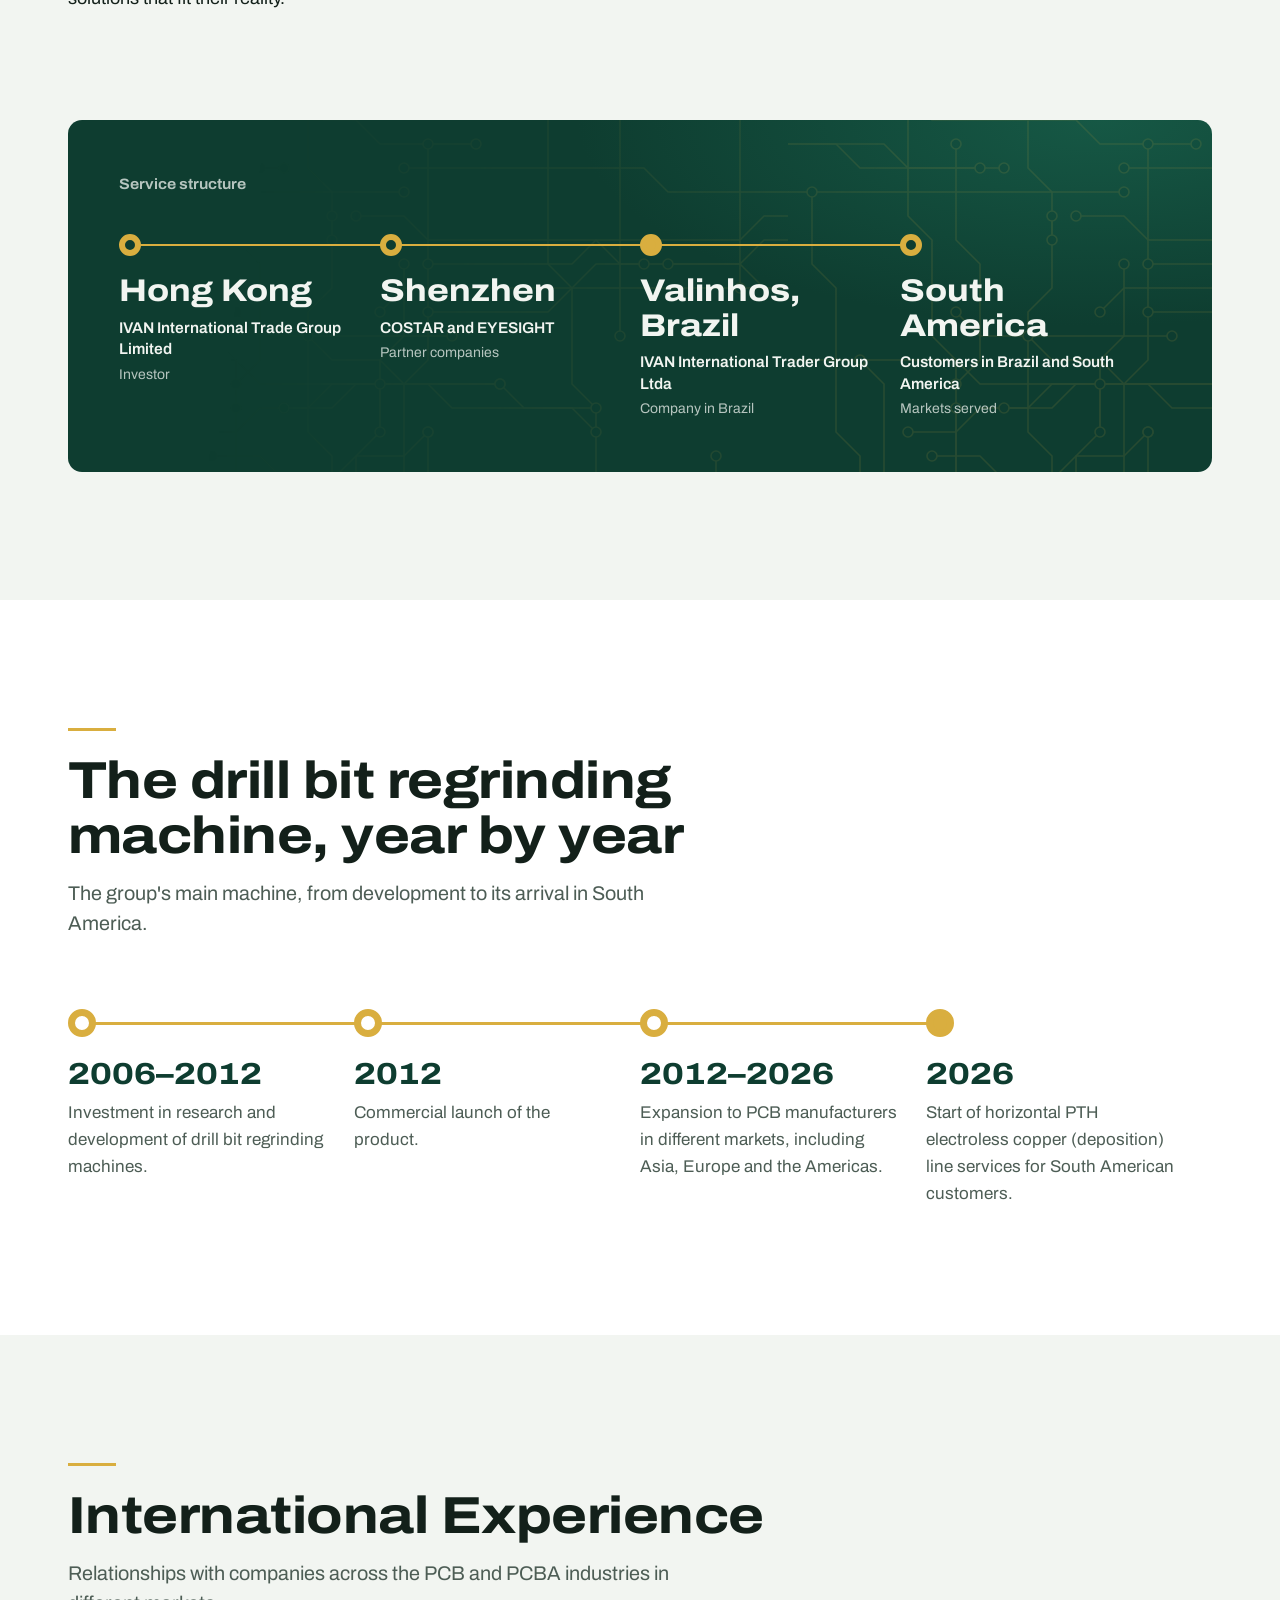
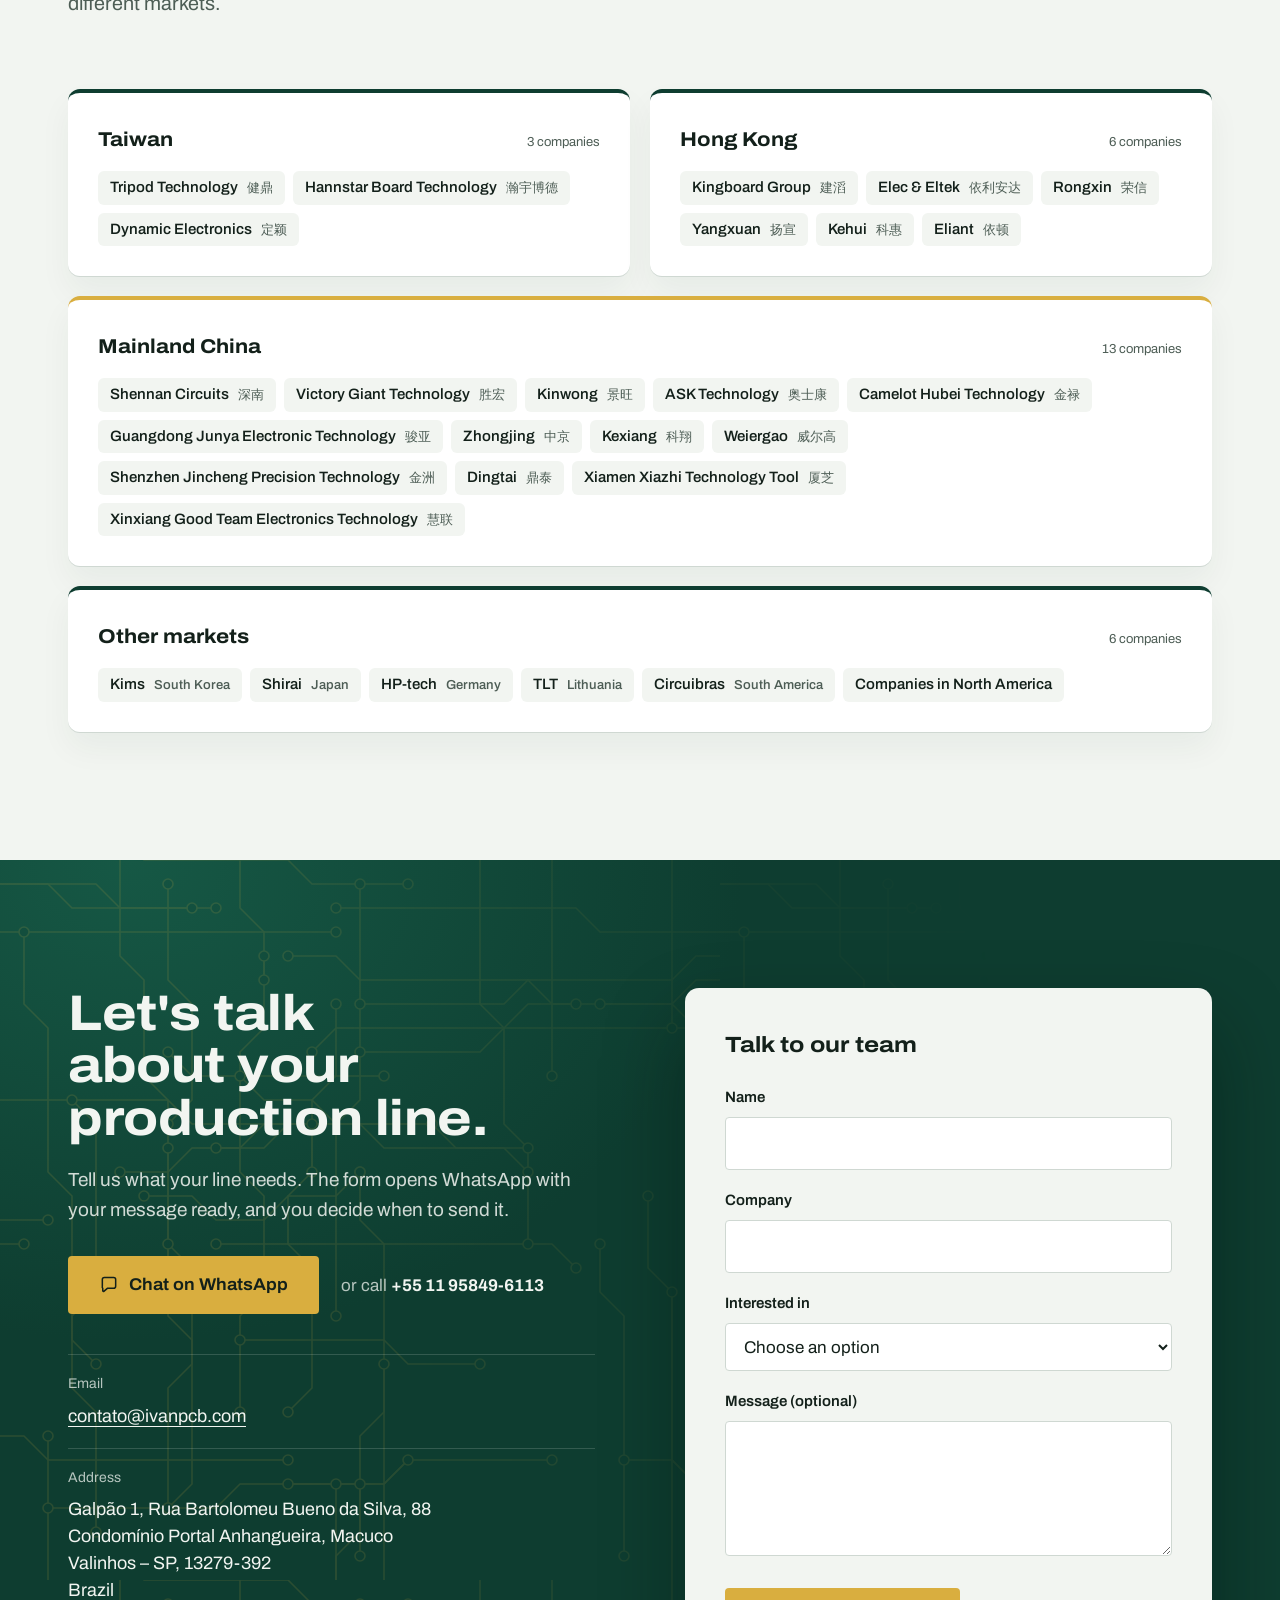
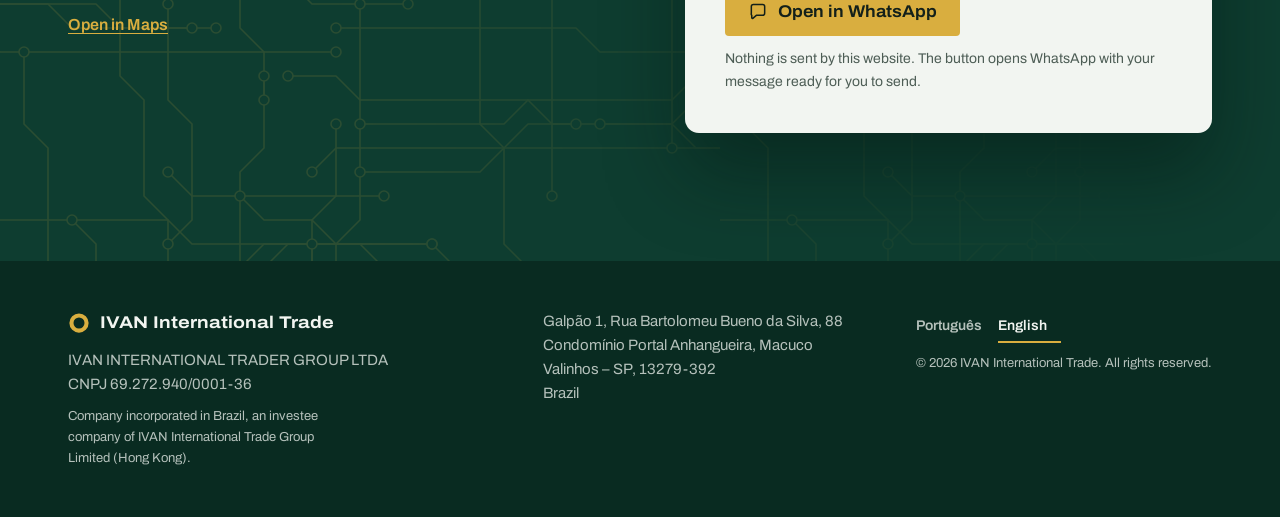
<file: docs/zh/index.html>
<!DOCTYPE html><html lang="en"><head><meta charset="utf-8"><title>IVAN International Trade</title><meta name="robots" content="noindex"><meta http-equiv="refresh" content="0; url=../en/"><script>location.replace("../en/" + location.hash);</script></head><body><a href="../en/">IVAN International Trade</a></body></html>
</file>
<file: docs/assets/css/site.css>
/* IVAN International Trade — ivanbr.com.br
   Paleta tirada da própria placa: máscara de solda verde, pads dourados (ENIG),
   serigrafia branca e as cores usadas para marcar brocas reafiadas. */

@font-face {
  font-family: "Archivo Variable";
  font-style: normal;
  font-display: swap;
  font-weight: 100 900;
  font-stretch: 62% 125%;
  src: url(../fonts/archivo-latin-ext-wdth-normal.woff2) format("woff2-variations");
  unicode-range: U+0100-02BA, U+02BD-02C5, U+02C7-02CC, U+02CE-02D7, U+02DD-02FF, U+0304, U+0308, U+0329, U+1D00-1DBF, U+1E00-1E9F, U+1EF2-1EFF, U+2020, U+20A0-20AB, U+20AD-20C0, U+2113, U+2C60-2C7F, U+A720-A7FF;
}
@font-face {
  font-family: "Archivo Variable";
  font-style: normal;
  font-display: swap;
  font-weight: 100 900;
  font-stretch: 62% 125%;
  src: url(../fonts/archivo-latin-wdth-normal.woff2) format("woff2-variations");
  unicode-range: U+0000-00FF, U+0131, U+0152-0153, U+02BB-02BC, U+02C6, U+02DA, U+02DC, U+0304, U+0308, U+0329, U+2000-206F, U+20AC, U+2122, U+2191, U+2193, U+2212, U+2215, U+FEFF, U+FFFD;
}

:root {
  --mask: #0E3D30;          /* máscara de solda */
  --mask-deep: #092B21;
  --mask-raised: #134837;
  --mask-line: rgba(242, 245, 241, 0.16);
  --gold: #D9AE3F;          /* pad ENIG */
  --gold-hover: #E7C25E;
  --gold-text: #8C6A12;     /* dourado legível sobre fundo claro */
  --silk: #F2F5F1;          /* serigrafia */
  --paper: #FFFFFF;
  --ink: #13201A;
  --muted: #4D5D55;
  --rule: #CFD8D2;
  --on-dark-muted: rgba(242, 245, 241, 0.74);
  --mark-red: #E0483A;
  --mark-yellow: #F2C230;
  --mark-blue: #3A7BE0;
  --mark-green: #3DB06A;

  --font: "Archivo Variable", "Archivo", system-ui, -apple-system, "Segoe UI", Roboto,
    "PingFang SC", "Hiragino Sans GB", "Microsoft YaHei", "Noto Sans CJK SC", "Noto Sans SC", sans-serif;
  --gutter: clamp(20px, 4vw, 48px);
  --header-h: 68px;
}

*, *::before, *::after { box-sizing: border-box; }

html {
  -webkit-text-size-adjust: 100%;
  scroll-behavior: smooth;
  scroll-padding-top: calc(var(--header-h) + 16px);
}

body {
  margin: 0;
  font-family: var(--font);
  font-size: 1.0625rem;
  line-height: 1.6;
  color: var(--ink);
  background: var(--paper);
  -webkit-font-smoothing: antialiased;
  text-rendering: optimizeLegibility;
}

img { max-width: 100%; height: auto; }
a { color: inherit; text-underline-offset: 0.2em; }
p { margin: 0 0 1em; }

h1, h2, h3 {
  margin: 0;
  font-weight: 720;
  font-stretch: 114%;
  text-wrap: balance;
}

:focus-visible { outline: 3px solid var(--mask); outline-offset: 3px; border-radius: 2px; }
.site-header :focus-visible,
.hero :focus-visible,
.history :focus-visible,
.contact :focus-visible,
.site-footer :focus-visible { outline-color: var(--gold); }

.wrap { max-width: 1240px; margin-inline: auto; padding-inline: var(--gutter); }

.skip {
  position: absolute; left: 12px; top: -80px; z-index: 100;
  padding: 10px 16px; border-radius: 4px;
  background: var(--gold); color: var(--ink); font-weight: 650; text-decoration: none;
}
.skip:focus { top: 12px; }

/* ---------------------------------------------------------------- botões */
.btn {
  display: inline-flex; align-items: center; justify-content: center; gap: 10px;
  min-height: 48px; padding: 0 22px;
  border: 1.5px solid transparent; border-radius: 4px;
  font: inherit; font-weight: 650; font-stretch: 106%; line-height: 1.2;
  text-decoration: none; cursor: pointer;
  transition: background-color 0.15s, border-color 0.15s;
}
.btn .icon { width: 20px; height: 20px; flex: none; }
.btn-gold { background: var(--gold); color: var(--ink); }
.btn-gold:hover { background: var(--gold-hover); }
.btn-ghost { border-color: rgba(242, 245, 241, 0.45); color: var(--silk); }
.btn-ghost:hover { border-color: var(--silk); background: rgba(242, 245, 241, 0.06); }
.btn-ink { background: var(--mask); color: var(--silk); }
.btn-ink:hover { background: var(--mask-raised); }
.btn-small { min-height: 40px; padding: 0 14px; font-size: 0.9375rem; }

/* ---------------------------------------------------------------- cabeçalho */
.site-header {
  position: sticky; top: 0; z-index: 20;
  background: var(--mask); color: var(--silk);
  border-bottom: 1px solid var(--mask-line);
}
.header-inner { display: flex; align-items: center; gap: 24px; min-height: var(--header-h); }

.brand { display: flex; align-items: center; gap: 10px; text-decoration: none; color: var(--silk); }
.via { width: 26px; height: 26px; color: var(--gold); flex: none; }
.brand-name { font-size: 1.375rem; font-weight: 800; font-stretch: 125%; letter-spacing: 0.02em; line-height: 1; }
.brand-sub {
  font-size: 0.8125rem; line-height: 1.2; color: var(--on-dark-muted);
  padding-left: 10px; border-left: 1px solid var(--mask-line);
}

.nav { margin-left: auto; }
.nav ul, .langs, .mobile-panel ul { list-style: none; margin: 0; padding: 0; }
.nav ul { display: flex; gap: 2px; }
.nav a {
  display: block; padding: 8px 10px; border-radius: 4px;
  color: var(--silk); text-decoration: none; font-size: 0.9688rem;
}
.nav a:hover { background: rgba(242, 245, 241, 0.07); }

.header-actions { display: flex; align-items: center; gap: 10px; }
.langs { display: flex; gap: 2px; }
.langs a {
  display: block; padding: 6px 8px;
  color: var(--on-dark-muted); text-decoration: none; font-size: 0.875rem; font-weight: 600;
}
.langs a:hover { color: var(--silk); }
.langs a[aria-current] { color: var(--silk); box-shadow: inset 0 -2px 0 var(--gold); }

/* seletor de idioma: três pontinhos */
.lang-menu { position: relative; }
.lang-menu summary {
  list-style: none; cursor: pointer;
  display: flex; align-items: center; gap: 2px; height: 40px; padding: 0 4px 0 10px;
  border: 1px solid rgba(242, 245, 241, 0.32); border-radius: 4px; color: var(--silk);
}
.lang-code { font-size: 0.875rem; font-weight: 700; font-stretch: 108%; }
.lang-menu summary::-webkit-details-marker { display: none; }
.lang-menu summary:hover, .lang-menu[open] summary { background: rgba(242, 245, 241, 0.08); }
.lang-menu summary .icon { width: 20px; height: 20px; }
.lang-panel {
  position: absolute; right: 0; top: calc(100% + 8px); z-index: 30;
  min-width: 200px; padding: 8px;
  background: var(--silk); color: var(--ink);
  border-radius: 6px; box-shadow: 0 14px 36px rgba(9, 43, 33, 0.35);
}
.lang-panel-title { margin: 4px 10px 6px !important; font-size: 0.8125rem; color: var(--muted); }
.lang-panel ul { list-style: none; margin: 0; padding: 0; }
.lang-panel a {
  display: flex; justify-content: space-between; align-items: center; gap: 16px;
  min-height: 44px; padding: 0 10px; border-radius: 4px;
  text-decoration: none; font-weight: 550;
}
.lang-panel a:hover { background: #E1E8E3; }
.lang-panel a[aria-current] { color: var(--mask); font-weight: 700; }
.lang-panel .check { width: 18px; height: 18px; flex: none; }
.site-header .lang-panel :focus-visible { outline-color: var(--mask); outline-offset: -2px; }

.sr-only {
  position: absolute; width: 1px; height: 1px; overflow: hidden;
  clip: rect(0 0 0 0); clip-path: inset(50%); white-space: nowrap;
}

.mobile-menu { display: none; }
.mobile-menu summary {
  list-style: none; cursor: pointer;
  display: flex; align-items: center; gap: 8px; height: 40px; padding: 0 12px;
  border: 1px solid rgba(242, 245, 241, 0.32); border-radius: 4px;
  font-weight: 600; font-size: 0.9375rem;
}
.mobile-menu summary .icon { width: 20px; height: 20px; }
.mobile-menu summary::-webkit-details-marker { display: none; }
.mobile-menu[open] summary { background: rgba(242, 245, 241, 0.08); }
.mobile-panel {
  position: absolute; left: 0; right: 0; top: 100%;
  background: var(--mask); border-bottom: 1px solid var(--mask-line);
  padding: 8px var(--gutter) 20px;
}
.mobile-nav a {
  display: block; padding: 14px 0; border-bottom: 1px solid var(--mask-line);
  color: var(--silk); text-decoration: none; font-size: 1.125rem;
}

.mobile-lang-title { margin: 18px 0 8px; font-size: 0.8125rem; color: var(--on-dark-muted); }
.mobile-panel .langs { gap: 8px; flex-wrap: wrap; }
.mobile-panel .langs a {
  padding: 8px 14px; border: 1px solid rgba(242, 245, 241, 0.32); border-radius: 4px;
  color: var(--silk); font-size: 1rem;
}
.mobile-panel .langs a[aria-current] { border-color: var(--gold); box-shadow: none; background: rgba(217, 174, 63, 0.14); }

/* ---------------------------------------------------------------- hero */
.hero {
  background: var(--mask); color: var(--silk);
  padding: clamp(48px, 8vw, 104px) 0 clamp(40px, 6vw, 80px);
}
.hero h1 {
  font-size: clamp(2.25rem, 1rem + 4.8vw, 4.625rem);
  font-weight: 760;
  font-stretch: 122%;
  line-height: 1.02;
  letter-spacing: -0.018em;
  max-width: 16.5em;
}
.hero-row {
  display: grid; grid-template-columns: minmax(0, 1fr) auto;
  gap: 24px 56px; align-items: end;
  margin-top: clamp(24px, 3vw, 40px);
}
.lead { font-size: 1.1875rem; line-height: 1.55; max-width: 54ch; margin: 0; }
.hero .lead, .contact .lead { color: rgba(242, 245, 241, 0.86); }
.ctas { display: flex; flex-wrap: wrap; gap: 12px; }

.drill { margin: clamp(56px, 8vw, 104px) 0 0; }
.drill figcaption { font-size: 0.9375rem; color: var(--on-dark-muted); margin: 0 0 8px; max-width: 60ch; }
.drill-svg { display: block; width: 100%; height: auto; overflow: visible; color: var(--gold); }
.drill-svg .axis { stroke: var(--gold); stroke-opacity: 0.5; stroke-width: 1; stroke-dasharray: 18 5 3 5; }
.drill-svg .metal > * { fill: rgba(242, 245, 241, 0.07); stroke: var(--silk); stroke-width: 1.5; stroke-linejoin: round; }
.drill-svg .flutes polygon { fill: rgba(242, 245, 241, 0.32); }
.drill-svg .ring { fill: var(--silk); }
.drill-svg .mark { fill: var(--mark-red); animation: remark 12s step-end infinite; }
.drill-svg .dim line { stroke: var(--gold); stroke-width: 1; stroke-opacity: 0.6; }
.drill-svg .dim .dim-line { stroke-opacity: 1; }
.drill-svg .dim text { fill: var(--gold); font-family: var(--font); font-size: 15px; font-weight: 600; }
.drill-svg .leaders line { stroke: var(--silk); stroke-opacity: 0.4; stroke-width: 1; }
.drill-svg .dots circle { fill: var(--gold); }

/* A cor da marca muda como muda a cada reafiação da broca. */
@keyframes remark {
  0%   { fill: var(--mark-red); }
  25%  { fill: var(--mark-yellow); }
  50%  { fill: var(--mark-blue); }
  75%  { fill: var(--mark-green); }
}

.callouts {
  list-style: none; margin: 0; padding: 0;
  display: grid; grid-template-columns: repeat(4, minmax(0, 1fr));
  text-align: center;
}
.callouts li { display: flex; flex-direction: column; align-items: center; gap: 4px; padding: 10px 14px 0; }
.callouts strong { font-size: 1.0625rem; font-weight: 700; font-stretch: 112%; }
.callouts span { font-size: 0.9375rem; line-height: 1.45; color: var(--on-dark-muted); max-width: 24ch; }
.callouts a { color: var(--gold); font-weight: 600; font-size: 0.9375rem; }

/* ---------------------------------------------------------------- seções */
.section { padding: clamp(64px, 9vw, 120px) 0; }
.section-head { margin-bottom: clamp(36px, 5vw, 64px); }
.section h2 {
  font-size: clamp(1.875rem, 1.1rem + 2.6vw, 2.875rem);
  font-weight: 740; line-height: 1.08; letter-spacing: -0.01em;
  max-width: 20em; margin-bottom: 16px;
}
.section-head p { font-size: 1.1875rem; line-height: 1.5; color: var(--muted); max-width: 56ch; margin: 0; }

/* segmentos: PCB e PCBA em painéis distintos */
.segments { background: var(--silk); }
.seg-grid { display: grid; grid-template-columns: minmax(0, 3fr) minmax(0, 2fr); gap: 24px; align-items: stretch; }
.seg {
  background: var(--paper); border-radius: 8px;
  padding: clamp(24px, 3vw, 40px);
  border-top: 5px solid var(--mask);
}
.seg-pcba { border-top-color: var(--gold); }
.seg-code {
  margin: 0 0 14px; font-size: clamp(2.5rem, 1.6rem + 2.6vw, 3.75rem);
  font-weight: 800; font-stretch: 125%; line-height: 0.9; letter-spacing: -0.01em; color: var(--mask);
}
.seg-pcba .seg-code { color: var(--gold-text); }
.seg h3 { font-size: 1.375rem; line-height: 1.25; margin-bottom: 8px; }
.seg p { color: var(--muted); max-width: 52ch; margin-bottom: 0; }
.ticks { list-style: none; margin: 24px 0 0; padding: 0; }
.ticks li { position: relative; padding: 10px 0 10px 28px; border-top: 1px solid var(--rule); break-inside: avoid; }
.ticks li::before {
  content: ""; position: absolute; left: 1px; top: 15px;
  width: 14px; height: 14px; border-radius: 50%;
  border: 3.5px solid var(--gold); background: var(--paper);
}
.ticks.two-col { columns: 2; column-gap: 32px; }

/* equipamentos */
.product {
  display: grid; grid-template-columns: minmax(0, 1fr) minmax(0, 1fr);
  gap: clamp(28px, 4.5vw, 72px); align-items: start;
  padding: clamp(40px, 5vw, 72px) 0;
  border-top: 1px solid var(--rule);
}
.product:first-of-type { border-top: 2px solid var(--ink); }
.product-media { position: sticky; top: calc(var(--header-h) + 24px); }
.product-media img { display: block; width: 100%; height: auto; border-radius: 8px; background: #E8EDE9; }
.series { margin: 0 0 6px; font-size: 0.9375rem; font-weight: 650; font-stretch: 108%; color: var(--mask); }
.product h3 { font-size: clamp(1.5rem, 1.1rem + 1.2vw, 2rem); line-height: 1.15; }
.product-text { margin: 16px 0 0; max-width: 62ch; }

.highlights {
  display: grid; grid-template-columns: repeat(3, minmax(0, 1fr));
  margin: 28px 0 0; border-top: 2px solid var(--ink); border-bottom: 1px solid var(--rule);
}
.highlights div { padding: 14px 16px 14px 0; }
.highlights div + div { padding-left: 16px; border-left: 1px solid var(--rule); }
.highlights dt { font-size: 0.8125rem; line-height: 1.35; color: var(--muted); }
.highlights dd {
  margin: 6px 0 0; font-size: clamp(1.0625rem, 0.95rem + 0.4vw, 1.3125rem);
  font-weight: 680; font-stretch: 100%; line-height: 1.25; font-variant-numeric: tabular-nums;
}

.product-meta { display: grid; grid-template-columns: minmax(0, 2fr) minmax(0, 3fr); gap: 24px; margin-top: 24px; }
.product-meta h4 { margin: 0 0 10px; font-size: 0.875rem; font-weight: 650; color: var(--muted); }
.models { list-style: none; margin: 0; padding: 0; display: flex; flex-wrap: wrap; gap: 6px; }
.models li {
  padding: 4px 10px; border: 1px solid var(--rule); border-radius: 4px;
  font-size: 0.875rem; font-weight: 600; line-height: 1.4; background: var(--silk);
}
.features { list-style: none; margin: 0; padding: 0; }
.features li { position: relative; padding: 0 0 6px 18px; font-size: 0.9688rem; line-height: 1.45; }
.features li::before {
  content: ""; position: absolute; left: 0; top: 0.5em;
  width: 8px; height: 8px; border-radius: 50%; border: 2px solid var(--gold);
}

.specs { margin-top: 20px; border-top: 1px solid var(--rule); }
.specs summary {
  list-style: none; cursor: pointer;
  display: flex; justify-content: space-between; align-items: center; gap: 16px;
  padding: 14px 0; border-bottom: 1px solid var(--rule); font-weight: 620;
}
.specs summary::-webkit-details-marker { display: none; }
.specs summary::after { content: "+"; font-size: 1.375rem; line-height: 1; font-weight: 400; }
.specs[open] summary::after { content: "\2212"; }
.specs summary:hover { color: var(--mask); }
.specs table { width: 100%; border-collapse: collapse; font-size: 0.9375rem; font-variant-numeric: tabular-nums; }
.specs tr { border-bottom: 1px solid var(--rule); }
.specs tr:nth-child(even) { background: var(--silk); }
.specs th { text-align: left; vertical-align: top; font-weight: 500; color: var(--muted); padding: 9px 16px 9px 8px; width: 46%; }
.specs td { padding: 9px 8px 9px 0; }
.product-actions .btn { margin-top: 24px; }

/* empresa */
.about { background: var(--silk); }
.about-grid { display: grid; grid-template-columns: minmax(0, 7fr) minmax(0, 5fr); gap: clamp(32px, 6vw, 96px); align-items: start; }
.about-text h2 { margin-bottom: 24px; }
.about-text p { font-size: 1.125rem; max-width: 60ch; }
.facts { margin: 0; border-top: 2px solid var(--ink); }
.facts div { display: grid; grid-template-columns: minmax(0, 10em) minmax(0, 1fr); gap: 16px; padding: 14px 0; border-bottom: 1px solid var(--rule); }
.facts dt { font-size: 0.9375rem; color: var(--muted); }
.facts dd { margin: 0; font-weight: 560; }

/* trajetória: trilha de cobre ligando as vias, sobre a máscara verde */
.history { background: var(--mask); color: var(--silk); }
.history .section-head p { color: var(--on-dark-muted); }
.timeline { list-style: none; margin: 0; padding: 0; position: relative; display: grid; grid-template-columns: repeat(4, minmax(0, 1fr)); }
.timeline::before {
  content: ""; position: absolute; top: 12.5px; left: 14px; right: calc(25% - 14px);
  height: 3px; background: var(--gold);
}
.timeline li { position: relative; padding-right: 28px; }
.via-dot {
  display: block; position: relative; z-index: 1;
  width: 28px; height: 28px; border-radius: 50%;
  border: 7px solid var(--gold); background: var(--mask);
}
.timeline li:last-child .via-dot { background: var(--silk); }
.timeline .year {
  margin: 20px 0 8px; font-size: clamp(1.5rem, 1.1rem + 1vw, 2rem);
  font-weight: 760; font-stretch: 116%; line-height: 1.1; font-variant-numeric: tabular-nums;
}
.timeline .tl-text { margin: 0; max-width: 30ch; color: var(--on-dark-muted); }

/* clientes */
.cust-grid { display: grid; grid-template-columns: 1fr 1fr 2.2fr 1.3fr; gap: 32px; align-items: start; }
.cust-group h3 { font-size: 1.0625rem; font-stretch: 108%; padding-bottom: 10px; border-bottom: 2px solid var(--ink); margin-bottom: 10px; }
.cust-group ul { list-style: none; margin: 0; padding: 0; }
.cust-group li { padding: 4px 0; break-inside: avoid; line-height: 1.4; font-size: 0.9688rem; }
.cust-group:nth-child(3) ul { columns: 2; column-gap: 24px; }
.cn { color: var(--muted); font-size: 0.8125rem; margin-left: 4px; white-space: nowrap; }

/* contato */
.contact { background: var(--mask); color: var(--silk); }
.contact-grid { display: grid; grid-template-columns: minmax(0, 5fr) minmax(0, 6fr); gap: clamp(40px, 7vw, 112px); align-items: start; }
.contact h2 { margin-bottom: 20px; }
.contact-list { margin: 36px 0 0; }
.contact-list div { padding: 18px 0; border-top: 1px solid var(--mask-line); }
.contact-list dt { font-size: 0.875rem; color: var(--on-dark-muted); }
.contact-list dd { margin: 6px 0 0; font-size: 1.125rem; }
.contact-list a[href^="tel"] { font-size: 1.625rem; font-weight: 660; font-stretch: 110%; text-decoration: none; font-variant-numeric: tabular-nums; }
.contact-list a[href^="tel"]:hover { color: var(--gold); }
.contact address { font-style: normal; line-height: 1.5; }
.map-link { display: inline-block; margin-top: 8px; color: var(--gold); font-weight: 600; font-size: 1rem; }

.wa-form {
  background: var(--mask-raised); border: 1px solid var(--mask-line); border-radius: 8px;
  padding: clamp(24px, 3.2vw, 40px);
}
.field { margin-bottom: 18px; }
.field label { display: block; margin-bottom: 8px; font-size: 0.9375rem; font-weight: 600; }
.field input, .field select, .field textarea {
  width: 100%; min-height: 48px; padding: 12px 14px;
  font: inherit; color: var(--ink); background: var(--silk);
  border: 1.5px solid transparent; border-radius: 4px;
}
.field textarea { resize: vertical; min-height: 112px; }
.field input:focus-visible, .field select:focus-visible, .field textarea:focus-visible { outline-offset: 1px; }
.wa-form .btn { margin-top: 6px; }
.hint { margin: 12px 0 0; font-size: 0.875rem; color: var(--on-dark-muted); }

/* rodapé */
.site-footer { background: var(--mask-deep); color: var(--on-dark-muted); padding: 48px 0; font-size: 0.9375rem; }
.footer-inner { display: grid; grid-template-columns: 1.3fr 1fr auto; gap: 32px; align-items: start; }
.footer-inner p { margin: 0; }
.footer-brand { display: flex; align-items: center; gap: 10px; color: var(--silk); font-weight: 700; font-stretch: 115%; font-size: 1.0625rem; margin-bottom: 12px !important; }
.footer-brand .via { width: 22px; height: 22px; }
.site-footer .langs { margin-bottom: 10px; }
.site-footer .langs a { padding-left: 0; padding-right: 14px; }
.site-footer .small { font-size: 0.8125rem; }
.footer-group { margin-top: 10px !important; max-width: 40ch; }


/* ================================================================ DESIGN V2
   Mesma identidade (máscara verde, pads dourados), acabamento mais corporativo:
   trilhas de placa como textura, fotos em painéis técnicos, cartões e diagramas. */

.section { padding: clamp(80px, 10vw, 136px) 0; }
.section-head { margin-bottom: clamp(40px, 5.5vw, 72px); }
.section-head::before {
  content: ""; display: block; width: 48px; height: 3px; background: var(--gold); margin-bottom: 22px;
}
.section h2 { font-size: clamp(2rem, 1.15rem + 3vw, 3.25rem); line-height: 1.06; }
.section-head p { font-size: clamp(1.0625rem, 1rem + 0.3vw, 1.25rem); }

/* ---------- hero */
.hero {
  position: relative; overflow: hidden;
  padding: clamp(56px, 7vw, 104px) 0 clamp(48px, 6vw, 88px);
  background: radial-gradient(ellipse 80% 70% at 85% 10%, #165845 0%, var(--mask) 60%);
}
.hero::before, .contact::before, .net::before {
  content: ""; position: absolute; inset: 0; pointer-events: none;
  background: url(../img/pcb-traces.svg) 0 0 / 720px repeat;
  opacity: 0.14;
  -webkit-mask-image: linear-gradient(100deg, transparent 15%, #000 70%);
          mask-image: linear-gradient(100deg, transparent 15%, #000 70%);
}
.hero > .wrap, .contact > .wrap, .net > * { position: relative; }
.hero-grid {
  display: grid; grid-template-columns: minmax(0, 7fr) minmax(0, 5fr);
  gap: clamp(36px, 5vw, 80px); align-items: center;
}
.hero h1 { font-size: clamp(2.25rem, 0.9rem + 3.7vw, 4.125rem); max-width: none; }
.hero .lead { margin-top: clamp(20px, 2.4vw, 28px); max-width: 52ch; }
.hero .ctas { margin-top: clamp(28px, 3vw, 40px); }

.route {
  list-style: none; margin: 0 0 clamp(24px, 3vw, 36px); padding: 0;
  display: flex; flex-wrap: wrap; align-items: center; row-gap: 8px;
  font-size: 0.875rem; font-weight: 650; font-stretch: 106%; color: var(--on-dark-muted);
}
.route li { display: inline-flex; align-items: center; gap: 8px; }
.route li + li::before {
  content: ""; width: clamp(18px, 3vw, 36px); height: 2px; background: var(--gold); margin: 0 10px 0 6px; opacity: 0.8;
}
.route-via { width: 11px; height: 11px; border-radius: 50%; border: 3px solid var(--gold); flex: none; }

.hero-visual { margin: 0; position: relative; padding: 0 0 150px 0; }
.hero-photo {
  border-radius: 12px; overflow: hidden;
  border: 1px solid rgba(217, 174, 63, 0.35);
  box-shadow: 0 40px 80px rgba(3, 18, 13, 0.45);
}
.hero-photo img { display: block; width: 100%; height: auto; }
.hero-visual figcaption {
  position: absolute; left: -28px; bottom: 0; width: min(320px, 80%);
  display: grid; gap: 2px;
  padding: 16px 20px; border-radius: 8px;
  background: var(--silk); color: var(--ink);
  border-left: 4px solid var(--gold);
  box-shadow: 0 18px 40px rgba(3, 18, 13, 0.35);
}
.hc-label { font-size: 0.8125rem; color: var(--muted); }
.hero-board {
  padding: clamp(20px, 3vw, 36px); border-radius: 12px;
  background: radial-gradient(ellipse at 30% 20%, #18604a 0%, #0b2f25 75%);
  border: 1px solid rgba(217, 174, 63, 0.35);
  box-shadow: 0 40px 80px rgba(3, 18, 13, 0.45);
}
.hero-board .board { display: block; width: 100%; height: auto; }
.hero-visual .hc-list { list-style: none; margin: 6px 0 0; padding: 0; display: grid; }
.hc-list li + li { border-top: 1px solid var(--rule); }
.hc-list a { display: grid; gap: 1px; padding: 8px 0; color: var(--ink); text-decoration: none; }
.hc-list a:hover strong, .hc-list a:focus-visible strong { text-decoration: underline; text-underline-offset: 3px; }
.hc-list strong { font-size: 0.9375rem; line-height: 1.3; font-stretch: 106%; color: var(--mask); }
.hc-list span { font-size: 0.875rem; color: var(--muted); line-height: 1.35; }
.hc-series { font-size: 0.875rem; font-weight: 650; color: var(--mask); }

.drill { margin-top: clamp(64px, 7vw, 104px); padding-top: clamp(32px, 4vw, 48px); border-top: 1px solid var(--mask-line); }

/* ---------- segmentos com ilustração */
.seg-grid { grid-template-columns: minmax(0, 1.25fr) minmax(0, 1fr); gap: 24px; }
.seg { padding: 0; border-top: 0; overflow: hidden; border-radius: 12px; box-shadow: 0 1px 0 var(--rule), 0 20px 40px rgba(14, 61, 48, 0.06); }
.seg-art {
  position: relative; display: flex; align-items: center; justify-content: center;
  padding: clamp(48px, 5vw, 64px) clamp(24px, 3vw, 40px) clamp(24px, 3vw, 36px);
  background: linear-gradient(160deg, #134a3a, #0a3127);
}
.seg-pcba .seg-art { background: linear-gradient(160deg, #0f3a2e, #07241c); }
.seg-art .board { width: 100%; max-width: 380px; height: auto; display: block; }
.seg-code {
  position: absolute; top: 18px; left: clamp(20px, 2.6vw, 32px); margin: 0;
  font-size: clamp(1.75rem, 1.2rem + 1.4vw, 2.5rem); color: var(--gold) !important;
}
.seg-pcba .seg-code { color: var(--gold) !important; }
.seg-body { padding: clamp(24px, 3vw, 40px); }
.seg-body h3 { font-size: 1.5rem; }
.ticks li::before { background: var(--paper); }

.board .b-sub { fill: #10493a; stroke: rgba(217, 174, 63, 0.55); stroke-width: 1.5; }
.board .b-silk { fill: none; stroke: rgba(242, 245, 241, 0.3); stroke-width: 1; stroke-dasharray: 4 4; }
.board .b-trace { fill: none; stroke: var(--gold); stroke-width: 3; stroke-linecap: round; stroke-linejoin: round; }
.board .b-via { fill: #10493a; stroke: var(--gold); stroke-width: 3; }
.board .b-hole { fill: #04140f; stroke: rgba(242, 245, 241, 0.45); stroke-width: 2; }
.board .c-ic { fill: #1b2321; stroke: #3d4a46; stroke-width: 1.5; }
.board .c-ic-top { fill: #232d2a; }
.board .c-pin, .board .c-conn-pin { fill: #c9ced0; }
.board .c-res { fill: #d8c9a8; stroke: #8c7b55; stroke-width: 1; }
.board .c-cap { fill: #c9d1cd; stroke: #7f8a85; stroke-width: 1.5; }
.board .c-cap-top { fill: none; stroke: #7f8a85; stroke-width: 1.5; }
.board .c-conn { fill: var(--silk); stroke: #9aa39f; stroke-width: 1; }
.board .c-conn-pin { fill: var(--gold); }

/* ---------- catálogo */
.catalog-index ul {
  list-style: none; margin: 0 0 clamp(48px, 6vw, 88px); padding: 0;
  display: grid; grid-template-columns: repeat(5, minmax(0, 1fr)); gap: 14px;
}
.catalog-index a {
  display: block; height: 100%; padding: 12px 12px 16px; border-radius: 10px;
  background: var(--silk); border: 1px solid var(--rule); text-decoration: none; color: var(--ink);
  transition: border-color 0.15s, transform 0.15s;
}
.catalog-index a:hover { border-color: var(--gold); transform: translateY(-2px); }
.ci-img { display: flex; align-items: center; justify-content: center; aspect-ratio: 4 / 3; overflow: hidden; border-radius: 6px; background: var(--paper); }
.ci-img img { width: 100%; height: 100%; object-fit: contain; }
.ci-code { display: block; margin-top: 14px; font-weight: 800; font-stretch: 120%; color: var(--mask); font-size: 1.0625rem; }
.ci-name { display: block; margin-top: 2px; font-size: 0.875rem; line-height: 1.35; color: var(--muted); }

.product { grid-template-columns: minmax(0, 6fr) minmax(0, 5fr); gap: clamp(32px, 5vw, 80px); padding: clamp(48px, 6vw, 88px) 0; }
.product--flip .product-visual { order: 2; }
.product-visual {
  position: sticky; top: calc(var(--header-h) + 24px);
  display: flex; align-items: center; justify-content: center;
  aspect-ratio: 1 / 1; padding: clamp(28px, 4vw, 56px); overflow: hidden; border-radius: 14px;
  background-color: #EDF1EE;
  background-image:
    linear-gradient(rgba(14, 61, 48, 0.07) 1px, transparent 1px),
    linear-gradient(90deg, rgba(14, 61, 48, 0.07) 1px, transparent 1px);
  background-size: 24px 24px;
}
.product-visual img {
  position: relative; z-index: 1; display: block;
  width: 100%; height: 100%; object-fit: contain;
  border-radius: 6px; filter: drop-shadow(0 20px 30px rgba(9, 43, 33, 0.18));
}
.pv-code {
  position: absolute; right: 18px; bottom: 4px; z-index: 0;
  font-size: clamp(3.5rem, 2rem + 5vw, 7.5rem); font-weight: 800; font-stretch: 125%; line-height: 0.9;
  color: transparent; -webkit-text-stroke: 1.5px rgba(14, 61, 48, 0.16); white-space: nowrap;
}
.series { color: var(--gold-text); font-size: 0.9375rem; }
.product h3 { font-size: clamp(1.625rem, 1.15rem + 1.4vw, 2.375rem); line-height: 1.1; }
.product-text { font-size: 1.0625rem; color: #2a3a33; }
.highlights dd { font-size: clamp(1.1875rem, 1rem + 0.7vw, 1.625rem); font-weight: 720; color: var(--mask); }

/* ---------- empresa: diagrama de atendimento */
.about { background: var(--silk); }
.net {
  position: relative; overflow: hidden; margin-top: clamp(56px, 7vw, 96px);
  padding: clamp(28px, 4vw, 56px); border-radius: 14px;
  background: radial-gradient(ellipse 70% 90% at 90% 0%, #165845, var(--mask) 65%); color: var(--silk);
}
.net::before { opacity: 0.12; }
.net-title { margin: 0 0 clamp(28px, 3vw, 40px); font-size: 0.9375rem; font-weight: 650; color: var(--on-dark-muted); font-stretch: 106%; }
.net-nodes { list-style: none; margin: 0; padding: 0; display: grid; grid-template-columns: repeat(4, minmax(0, 1fr)); position: relative; }
.net-nodes::before { content: ""; position: absolute; top: 10px; left: 11px; right: calc(25% - 11px); height: 2px; background: var(--gold); }
.net-nodes li { position: relative; padding-right: 24px; }
.net-via { display: block; position: relative; z-index: 1; width: 22px; height: 22px; border-radius: 50%; border: 6px solid var(--gold); background: var(--mask); }
.net-nodes li:nth-child(3) .net-via { background: var(--gold); }
.net-city { margin: 18px 0 8px; font-size: clamp(1.375rem, 1rem + 1.2vw, 2rem); font-weight: 760; font-stretch: 114%; line-height: 1.1; }
.net-entity { margin: 0; font-weight: 600; font-size: 0.9688rem; line-height: 1.4; }
.net-role { margin: 4px 0 0; font-size: 0.875rem; color: var(--on-dark-muted); }

/* ---------- trajetória (agora em fundo claro) */
.history { background: var(--paper); color: var(--ink); }
.history .section-head p { color: var(--muted); }
.history .via-dot { background: var(--paper); }
.history .timeline li:last-child .via-dot { background: var(--gold); }
.history .tl-text { color: var(--muted); }
.history .year { color: var(--mask); }

/* ---------- experiência internacional */
.customers { background: var(--silk); }
.exp-grid { display: grid; grid-template-columns: repeat(3, minmax(0, 1fr)); grid-auto-flow: dense; gap: 20px; }
.exp-card {
  background: var(--paper); border-radius: 12px; padding: clamp(22px, 2.4vw, 30px);
  border-top: 4px solid var(--mask); box-shadow: 0 1px 0 var(--rule), 0 16px 32px rgba(14, 61, 48, 0.05);
}
.exp-card:nth-child(3) { grid-column: 1 / -1; border-top-color: var(--gold); }
.exp-head { display: flex; justify-content: space-between; align-items: baseline; gap: 12px; margin-bottom: 16px; }
.exp-head h3 { font-size: 1.25rem; font-stretch: 110%; }
.exp-count { font-size: 0.8125rem; color: var(--muted); white-space: nowrap; }
.exp-names { list-style: none; margin: 0; padding: 0; display: flex; flex-wrap: wrap; gap: 8px; }
.exp-names li {
  padding: 7px 12px; border-radius: 6px; background: var(--silk);
  font-size: 0.9375rem; line-height: 1.3; font-weight: 550;
}
.exp-names .cn { margin-left: 6px; }

/* ---------- contato */
.contact {
  position: relative; overflow: hidden;
  padding: clamp(88px, 10vw, 144px) 0;
  background: radial-gradient(ellipse 80% 80% at 10% 0%, #165845, var(--mask) 60%);
}
.contact::before { -webkit-mask-image: linear-gradient(260deg, transparent 20%, #000 75%); mask-image: linear-gradient(260deg, transparent 20%, #000 75%); }
.contact h2 { font-size: clamp(2.125rem, 1.2rem + 3.2vw, 3.5rem); line-height: 1.05; max-width: 14em; }
.contact-ctas { display: flex; flex-wrap: wrap; align-items: center; gap: 14px 22px; margin-top: 32px; }
.btn-large { min-height: 58px; padding: 0 30px; font-size: 1.0625rem; }
.contact-or { color: var(--on-dark-muted); }
.contact-or a { color: var(--silk); font-weight: 680; text-decoration: none; font-variant-numeric: tabular-nums; }
.contact-or a:hover { color: var(--gold); }
.contact-list { margin-top: 44px; }
.wa-form {
  background: var(--silk); color: var(--ink); border: 0; border-radius: 14px;
  box-shadow: 0 40px 80px rgba(3, 18, 13, 0.4);
}
.form-title { margin: 0 0 22px; font-size: 1.375rem; }
.wa-form .field input, .wa-form .field select, .wa-form .field textarea { background: var(--paper); border-color: var(--rule); }
.wa-form .hint { color: var(--muted); }
.contact .wa-form :focus-visible { outline-color: var(--mask); }

/* ---------- v2 responsivo */
@media (max-width: 1080px) {
  .catalog-index ul { grid-template-columns: repeat(5, minmax(150px, 1fr)); overflow-x: auto; padding-bottom: 8px; scroll-snap-type: x mandatory; }
  .catalog-index li { scroll-snap-align: start; }
}
@media (max-width: 900px) {
  .hero-grid { grid-template-columns: 1fr; }
  .hero-visual { max-width: 560px; padding: 0; }
  .hero-visual figcaption { position: relative; left: auto; bottom: auto; margin: -36px 16px 0; max-width: none; }
  .product, .product--flip { grid-template-columns: 1fr; gap: 28px; }
  .product--flip .product-visual { order: 0; }
  .product-visual { position: relative; top: 0; aspect-ratio: 4 / 3; }
  .seg-grid { grid-template-columns: 1fr; }
  .exp-grid { grid-template-columns: 1fr 1fr; }
  .net-nodes { grid-template-columns: 1fr 1fr; row-gap: 32px; }
  .net-nodes::before { display: none; }
}
@media (max-width: 620px) {
  .catalog-index ul { grid-template-columns: repeat(5, 62%); }
  .exp-grid { grid-template-columns: 1fr; }
  .net-nodes { grid-template-columns: 1fr; row-gap: 0; }
  .net-nodes li { display: grid; grid-template-columns: 22px minmax(0, 1fr); column-gap: 18px; padding: 0 0 28px; }
  .net-nodes li:not(:last-child)::before { content: ""; position: absolute; left: 10px; top: 11px; bottom: -11px; width: 2px; background: var(--gold); }
  .net-via { grid-row: 1 / span 3; }
  .net-city { margin-top: -2px; }
  .route { font-size: 0.8125rem; }
  .contact-ctas .btn-large { width: 100%; }
}
@media (prefers-reduced-motion: reduce) {
  .catalog-index a { transition: none; }
  .catalog-index a:hover { transform: none; }
}

/* ---------- v2 ajustes finos */
.product { grid-template-columns: minmax(0, 1fr) minmax(0, 1fr); }
.highlights dd { font-size: clamp(1.125rem, 0.95rem + 0.55vw, 1.4375rem); }
.ci-img img { object-fit: cover; }
.exp-grid { grid-template-columns: repeat(2, minmax(0, 1fr)); grid-auto-flow: row; }
.exp-card:nth-child(3), .exp-card:nth-child(4) { grid-column: 1 / -1; }
.exp-card:nth-child(4) { border-top-color: var(--mask); }
.contact-grid { grid-template-columns: minmax(0, 1fr) minmax(0, 1fr); }
.contact h2 { font-size: clamp(2rem, 1.1rem + 2.6vw, 3.125rem); }
.contact-list { margin-top: 40px; }
@media (max-width: 900px) {
  .product { grid-template-columns: 1fr; }
  .contact-grid { grid-template-columns: 1fr; }
}
@media (max-width: 620px) {
  .exp-grid { grid-template-columns: 1fr; }
  .route { flex-wrap: nowrap; font-size: 0.75rem; white-space: nowrap; }
  .route li { gap: 6px; }
  .route li + li::before { width: 14px; margin: 0 6px 0 4px; }
  .route-via { width: 9px; height: 9px; border-width: 2.5px; }
}

/* ---------- ilustração técnica: microbroca com 4 regiões */
.ops { margin-top: clamp(64px, 7vw, 104px); padding-top: clamp(40px, 5vw, 64px); border-top: 1px solid var(--mask-line); }
.ops-head { max-width: 46rem; margin-bottom: clamp(24px, 3vw, 40px); }
.ops-head h2 { font-size: clamp(1.625rem, 1.1rem + 1.8vw, 2.375rem); line-height: 1.1; color: var(--silk); }
.ops-head p { margin: 12px 0 0; color: var(--on-dark-muted); font-size: 1.0625rem; max-width: 56ch; }

.drill-svg .bracket { fill: none; stroke: var(--gold); stroke-width: 1.5; stroke-opacity: 0.85; }
.drill-svg .leader { fill: none; stroke: var(--silk); stroke-opacity: 0.45; stroke-width: 1; }
.drill-svg .tag { fill: var(--mask); stroke: var(--gold); stroke-width: 1.5; }
.drill-svg .tag-num { fill: var(--gold); font-family: var(--font); font-size: 11px; font-weight: 700; font-variant-numeric: tabular-nums; }
.drill-svg .inset-bg { fill: #0a3127; }
.drill-svg .inset-ring { fill: none; stroke: var(--gold); stroke-width: 1.2; stroke-opacity: 0.7; }
.drill-svg .inset-src { fill: none; stroke: var(--gold); stroke-width: 1; stroke-opacity: 0.6; stroke-dasharray: 3 3; }
.drill-svg .inset-link { stroke: var(--gold); stroke-width: 1; stroke-opacity: 0.6; stroke-dasharray: 3 3; }
.drill-svg .inset-label { fill: var(--on-dark-muted); font-family: var(--font); font-size: 11px; font-weight: 600; }
.drill-svg .face-rim { fill: rgba(242, 245, 241, 0.07); stroke: var(--silk); stroke-width: 1.5; }
.drill-svg circle.mark { animation: remark 12s step-end infinite; }

.ops-list {
  list-style: none; margin: 4px 0 0; padding: 0;
  display: grid; grid-template-columns: repeat(4, minmax(0, 1fr)); text-align: center;
}
.ops-list li { display: flex; flex-direction: column; align-items: center; padding: 0 14px; }
.op-num { font-size: 0.8125rem; font-weight: 700; color: var(--gold); font-variant-numeric: tabular-nums; letter-spacing: 0.04em; }
.op-region { margin: 4px 0 0; font-size: 1.25rem; font-stretch: 112%; color: var(--silk); }
.op-desc { margin: 6px 0 0; font-size: 0.9375rem; line-height: 1.45; color: var(--on-dark-muted); max-width: 24ch; }
.op-machines { margin: auto 0 0; padding-top: 14px; display: flex; flex-wrap: wrap; justify-content: center; gap: 8px; }
.op-machines a {
  display: inline-flex; align-items: center; min-height: 36px; padding: 0 14px;
  border: 1.5px solid var(--gold); border-radius: 4px;
  color: var(--gold); font-weight: 700; font-stretch: 110%; font-size: 0.9375rem; text-decoration: none;
  transition: background-color 0.15s, color 0.15s;
}
.op-machines a:hover { background: var(--gold); color: var(--ink); }

@media (max-width: 760px) {
  .drill-svg .callout-marks .leader, .drill-svg .tag, .drill-svg .tag-num, .drill-svg .inset-label { display: none; }
  .ops-list { grid-template-columns: 1fr 1fr; gap: 24px 16px; text-align: left; margin-top: 20px; }
  .ops-list li { align-items: flex-start; padding: 14px 0 0; border-top: 1px solid var(--mask-line); }
  .op-machines { justify-content: flex-start; }
}
@media (prefers-reduced-motion: reduce) {
  .drill-svg circle.mark { animation: none; }
  .op-machines a { transition: none; }
}

/* ---------- quatro operações em painéis separados */
.ops-grid { list-style: none; margin: 0; padding: 0; display: grid; grid-template-columns: repeat(4, minmax(0, 1fr)); gap: 18px; }
.op-card {
  display: flex; flex-direction: column; overflow: hidden;
  border: 1px solid var(--mask-line); border-radius: 12px; background: rgba(4, 22, 17, 0.35);
}
.op-visual {
  position: relative; aspect-ratio: 8 / 5; color: var(--gold);
  background-color: #0a3127;
  background-image:
    linear-gradient(rgba(242, 245, 241, 0.05) 1px, transparent 1px),
    linear-gradient(90deg, rgba(242, 245, 241, 0.05) 1px, transparent 1px);
  background-size: 20px 20px;
  border-bottom: 1px solid var(--mask-line);
}
.op-art { display: block; width: 100%; height: 100%; }
.op-visual .op-num {
  position: absolute; top: 12px; right: 14px;
  font-size: 0.8125rem; font-weight: 700; color: var(--gold); font-variant-numeric: tabular-nums;
}
.op-body { display: flex; flex-direction: column; flex: 1; padding: 20px 20px 22px; }
.op-title { margin: 0; display: flex; flex-direction: column; gap: 2px; }
.op-machine { font-size: 1.375rem; font-weight: 780; font-stretch: 116%; color: var(--silk); line-height: 1.1; }
.op-name { font-size: 1rem; font-weight: 600; color: var(--gold); }
.op-body .op-desc { margin: 10px 0 0; font-size: 0.9375rem; line-height: 1.45; color: var(--on-dark-muted); max-width: none; }
.op-links { margin: auto 0 0; padding-top: 16px; display: flex; flex-wrap: wrap; gap: 8px; }
.op-links a {
  display: inline-flex; align-items: center; min-height: 34px; padding: 0 12px;
  border: 1.5px solid var(--gold); border-radius: 4px;
  color: var(--gold); font-weight: 700; font-size: 0.875rem; text-decoration: none;
}
.op-links a:hover { background: var(--gold); color: var(--ink); }

.op-art .ax { stroke: var(--gold); stroke-opacity: 0.4; stroke-width: 1; stroke-dasharray: 10 4 2 4; }
.op-art .m { fill: rgba(242, 245, 241, 0.08); stroke: var(--silk); stroke-width: 1.4; stroke-linejoin: round; }
.op-art .fl { fill: rgba(242, 245, 241, 0.3); }
.op-art .wheel { fill: rgba(217, 174, 63, 0.12); stroke: var(--gold); stroke-width: 1.6; }
.op-art .wheel-hub { fill: #0a3127; stroke: var(--gold); stroke-width: 1.4; }
.op-art .motion, .op-art .move { fill: none; stroke: var(--gold); stroke-width: 1.4; }
.op-art .cam { fill: rgba(242, 245, 241, 0.12); stroke: var(--silk); stroke-width: 1.3; }
.op-art .view { fill: none; stroke: var(--gold); stroke-width: 1; stroke-dasharray: 4 3; }
.op-art .lbl { fill: var(--gold); font-family: var(--font); font-size: 13px; font-weight: 700; }
.op-art .tool { fill: rgba(242, 245, 241, 0.12); stroke: var(--silk); stroke-width: 1.3; }
.op-art .bristle { stroke: var(--gold); stroke-width: 1.4; stroke-linecap: round; }
.op-art .air { fill: none; stroke: var(--silk); stroke-width: 1.4; stroke-dasharray: 5 4; stroke-linecap: round; }
.op-art .dust { fill: var(--gold); }
.op-art .ring { fill: var(--silk); }
.op-art .ghost { fill: none; stroke: var(--silk); stroke-width: 1.2; stroke-dasharray: 4 3; }
.op-art .dimx { fill: none; stroke: var(--gold); stroke-width: 1; }
.op-art .rim { fill: rgba(242, 245, 241, 0.06); stroke: var(--silk); stroke-width: 1.4; }
.op-art .old { fill: var(--mark-red); fill-opacity: 0.35; stroke: var(--mark-red); stroke-width: 1; stroke-dasharray: 4 3; }
.op-art .wash { stroke: var(--silk); stroke-width: 1.2; stroke-opacity: 0.6; stroke-dasharray: 3 4; }
.op-art .mark { fill: var(--mark-blue); animation: remark 12s step-end infinite; }

@media (max-width: 1080px) { .ops-grid { grid-template-columns: repeat(2, minmax(0, 1fr)); } }
@media (max-width: 560px) { .ops-grid { grid-template-columns: 1fr; } }
@media (prefers-reduced-motion: reduce) { .op-art .mark { animation: none; } }

/* ---------- faixa de contexto: nova → gasta → recuperada */
.cycle {
  list-style: none; margin: 0 0 clamp(28px, 3vw, 40px); padding: clamp(20px, 2.4vw, 28px);
  display: grid; grid-template-columns: repeat(3, minmax(0, 1fr)); gap: 0;
  border: 1px solid var(--mask-line); border-radius: 12px; background: rgba(4, 22, 17, 0.3);
}
.cycle li { position: relative; padding: 0 clamp(16px, 2.4vw, 36px); }
.cycle li + li { border-left: 1px solid var(--mask-line); }
.cycle li + li::before {
  content: ""; position: absolute; left: -9px; top: 22px; width: 16px; height: 16px;
  background: var(--mask); border-top: 2px solid var(--gold); border-right: 2px solid var(--gold);
  transform: rotate(45deg);
}
.cyc-icon { display: block; width: 100%; max-width: 220px; height: auto; color: var(--gold); }
.cyc-icon .ax { stroke: var(--gold); stroke-opacity: 0.35; stroke-width: 1; stroke-dasharray: 8 3 2 3; }
.cyc-icon .m { fill: rgba(242, 245, 241, 0.08); stroke: var(--silk); stroke-width: 1.3; stroke-linejoin: round; }
.cyc-icon .fl { fill: rgba(242, 245, 241, 0.3); }
.cyc-icon .dust { fill: var(--gold); }
.cyc-icon .ring { fill: var(--silk); }
.cyc-icon .mk-red { fill: var(--mark-red); }
.cyc-icon .mk-blue { fill: var(--mark-blue); }
.cyc-title { margin: 12px 0 2px; font-weight: 700; font-stretch: 108%; color: var(--silk); }
.cyc-text { margin: 0; font-size: 0.9375rem; line-height: 1.45; color: var(--on-dark-muted); }
.op-machine { font-size: 1.25rem; line-height: 1.2; }
.op-name { font-size: 0.9375rem; }
@media (max-width: 760px) {
  .cycle { grid-template-columns: 1fr; gap: 0; }
  .cycle li { padding: 18px 0; }
  .cycle li:first-child { padding-top: 0; }
  .cycle li:last-child { padding-bottom: 0; }
  .cycle li + li { border-left: 0; border-top: 1px solid var(--mask-line); }
  .cycle li + li::before { left: 50%; top: -9px; transform: translateX(-50%) rotate(135deg); }
}

/* ---------- portfólio PCB/PCBA */
.pf-block {
  background: var(--paper); border-radius: 14px; overflow: hidden;
  box-shadow: 0 1px 0 var(--rule), 0 20px 40px rgba(14, 61, 48, 0.06);
}
.pf-block + .pf-block { margin-top: 28px; }
.pf-head {
  display: grid; grid-template-columns: minmax(0, 1fr) minmax(0, 320px); gap: 32px; align-items: center;
  padding: clamp(24px, 3vw, 40px) clamp(24px, 3vw, 40px) clamp(20px, 2.4vw, 28px);
  background: linear-gradient(160deg, #134a3a, #0a3127); color: var(--silk);
}
.pf-pcba .pf-head { background: linear-gradient(160deg, #0f3a2e, #07241c); }
.pf-head .seg-code { position: static; margin: 0 0 10px; }
.pf-head h3 { font-size: clamp(1.375rem, 1.1rem + 0.8vw, 1.75rem); color: var(--silk); }
.pf-head p:not(.seg-code) { margin: 8px 0 0; color: var(--on-dark-muted); max-width: 52ch; }
.pf-art .board { display: block; width: 100%; height: auto; }
.pf-grid {
  list-style: none; margin: 0; padding: clamp(20px, 2.4vw, 32px);
  display: grid; grid-template-columns: repeat(auto-fill, minmax(240px, 1fr)); gap: 14px;
}
.pf-item {
  display: flex; flex-direction: column; padding: 18px 18px 16px;
  border: 1px solid var(--rule); border-radius: 10px; background: var(--paper);
}
.pf-icon { width: 30px; height: 30px; color: var(--mask); }
.pf-item h4 { margin: 12px 0 0; font-size: 1.0625rem; line-height: 1.3; font-weight: 700; font-stretch: 106%; }
.pf-item p { margin: 6px 0 0; font-size: 0.9375rem; line-height: 1.45; color: var(--muted); }
.pf-link {
  margin-top: auto; padding-top: 12px; align-self: flex-start;
  font-size: 0.875rem; font-weight: 650; color: var(--mask);
}
.pf-item:has(.pf-link[href="#equipment"]) { border-color: var(--gold); background: #FFFBEF; }
/* 6 colunas: destaques ocupam 3, itens só com nome ocupam 2 (3 por linha) */
.pf-grid { grid-template-columns: repeat(6, minmax(0, 1fr)); }
.pf-item { grid-column: span 2; }
.pf-item--feat { grid-column: span 3; }
.pf-pcba .pf-item { grid-column: span 3; }
.pf-item:not(.pf-item--feat) {
  display: grid; grid-template-columns: 30px 1fr; column-gap: 14px; align-items: start; padding: 16px 18px;
}
.pf-item:not(.pf-item--feat) .pf-icon { grid-row: 1 / 3; }
.pf-item:not(.pf-item--feat) h4 { margin: 3px 0 0; }
.pf-item:not(.pf-item--feat) .pf-link { grid-column: 2; padding-top: 8px; }
.pf-item--feat { border-color: var(--mask); }
.pf-item--feat h4 { font-size: 1.1875rem; }
@media (max-width: 1000px) {
  .pf-grid { grid-template-columns: repeat(2, minmax(0, 1fr)); }
  .pf-item, .pf-item--feat, .pf-pcba .pf-item { grid-column: span 1; }
}
.pf-thumbs { display: flex; flex-wrap: wrap; gap: 8px; margin-top: 14px; }
.pf-thumbs a { display: block; width: 72px; height: 54px; border-radius: 6px; overflow: hidden; background: #fff; border: 1px solid var(--rule); }
.pf-thumbs a:hover, .pf-thumbs a:focus-visible { border-color: var(--gold); }
.pf-thumbs img { display: block; width: 100%; height: 100%; object-fit: cover; }
.ops-kicker { margin: 0 0 8px; font-size: 0.9375rem; font-weight: 700; color: var(--gold); }

/* seção de recuperação de brocas (antes dentro do topo) */
.recovery {
  position: relative; overflow: hidden; color: var(--silk);
  background: radial-gradient(ellipse 80% 70% at 85% 10%, #165845 0%, var(--mask) 60%);
}
.recovery::before {
  content: ""; position: absolute; inset: 0; pointer-events: none;
  background: url(../img/pcb-traces.svg) 0 0 / 720px repeat; opacity: 0.1;
  -webkit-mask-image: linear-gradient(100deg, transparent 15%, #000 70%); mask-image: linear-gradient(100deg, transparent 15%, #000 70%);
}
.recovery > .wrap { position: relative; }
.recovery .ops { margin-top: 0; padding-top: 0; border-top: 0; }
.recovery :focus-visible { outline-color: var(--gold); }

@media (max-width: 860px) {
  .pf-head { grid-template-columns: 1fr; }
  .pf-art { max-width: 320px; }
}
@media (max-width: 600px) {
  .pf-head { padding: 24px 20px; }
  .pf-art { display: none; }
  .pf-grid { grid-template-columns: 1fr; gap: 0; padding: 4px 16px 12px; }
  .pf-grid .pf-item, .pf-grid .pf-item--feat, .pf-pcba .pf-item {
    grid-column: 1 / -1;
    display: grid; grid-template-columns: 26px 1fr; column-gap: 14px; align-items: start;
    padding: 14px 0; border: 0; border-bottom: 1px solid var(--rule); border-radius: 0; background: none;
  }
  .pf-item:last-child { border-bottom: 0; }
  .pf-grid .pf-icon { width: 24px; height: 24px; grid-row: 1 / 4; margin-top: 2px; }
  .pf-grid .pf-item h4 { margin: 0; font-size: 1rem; }
  .pf-item p { margin-top: 4px; font-size: 0.875rem; }
  .pf-grid .pf-link { grid-column: 2; padding-top: 6px; }
  .pf-item:has(.pf-link[href="#equipment"]) { background: #FFFBEF; margin: 0 -16px; padding: 14px 16px 14px 13px; border-left: 3px solid var(--gold); grid-template-columns: 26px 1fr; }
}

/* 404 */
.notfound .hero { min-height: 60vh; }
.notfound .hero .lead { margin: 20px 0 32px; }

/* ---------------------------------------------------------------- chinês */
html[lang="zh-CN"] body { line-height: 1.75; }
html[lang="zh-CN"] h1,
html[lang="zh-CN"] h2 { letter-spacing: 0; line-height: 1.25; font-weight: 700; }
html[lang="zh-CN"] .hero h1 { max-width: none; }

/* ---------------------------------------------------------------- responsivo */
@media (max-width: 1080px) {
  .nav { display: none; }
  .header-actions { margin-left: auto; }
  .mobile-menu { display: block; }
  .cust-grid { grid-template-columns: 1fr 1fr; }
  .cust-group:nth-child(3) { grid-column: 1 / -1; }
  .cust-group:nth-child(3) ul { columns: 3; }
  .product-meta { grid-template-columns: 1fr; gap: 20px; }
}

@media (max-width: 860px) {
  .hero-row { grid-template-columns: 1fr; }
  .seg-grid { grid-template-columns: 1fr; }
  .product { grid-template-columns: 1fr; gap: 24px; }
  .product-media { position: static; max-width: 560px; }
  .product-meta { grid-template-columns: minmax(0, 2fr) minmax(0, 3fr); gap: 24px; }
  .about-grid { grid-template-columns: 1fr; }
  .contact-grid { grid-template-columns: 1fr; }
  .footer-inner { grid-template-columns: 1fr; }

  .timeline { grid-template-columns: 1fr; }
  .timeline::before { display: none; }
  .timeline li { display: grid; grid-template-columns: 28px minmax(0, 1fr); column-gap: 20px; padding: 0 0 32px; }
  .timeline li:not(:last-child)::before {
    content: ""; position: absolute; left: 12.5px; top: 14px; bottom: -14px; width: 3px; background: var(--gold);
  }
  .timeline li:last-child { padding-bottom: 0; }
  .via-dot { grid-row: 1 / span 2; }
  .timeline .year { margin: -1px 0 4px; }
}

@media (max-width: 760px) {
  :root { --header-h: 56px; }
  .header-inner { gap: 12px; }
  .brand-name { font-size: 1.1875rem; }
  .via { width: 22px; height: 22px; }
  .btn-small, .lang-menu summary, .mobile-menu summary { min-height: 38px; height: 38px; }

  .hero { padding-top: 32px; }
  .hero h1 { font-size: clamp(1.75rem, 0.95rem + 4.4vw, 2.5rem); font-stretch: 112%; line-height: 1.06; }
  .hero .lead { font-size: 1.0625rem; }
  .drill { margin-top: 44px; }
  .drill-svg .leaders, .drill-svg .dots, .drill-svg .dim text { display: none; }
  .callouts { grid-template-columns: 1fr 1fr; gap: 20px 20px; text-align: left; margin-top: 20px; }
  .callouts li { align-items: flex-start; padding: 12px 0 0; border-top: 1px solid var(--mask-line); }

  .highlights { grid-template-columns: 1fr; }
  .highlights div { display: flex; justify-content: space-between; align-items: baseline; gap: 16px; padding: 10px 0; }
  .highlights div + div { padding-left: 0; border-left: 0; border-top: 1px solid var(--rule); }
  .highlights dd { margin: 0; text-align: right; }
  .product-meta { grid-template-columns: 1fr; gap: 20px; }
  .ticks.two-col { columns: 1; }
  .cust-grid { grid-template-columns: 1fr; gap: 28px; }
  .cust-group:nth-child(3) ul { columns: 2; }
  .facts div { grid-template-columns: 1fr; gap: 2px; }
  .specs th { width: 50%; }
}

@media (max-width: 520px) {
  .brand-sub { display: none; }
  .header-actions .btn-small span { position: absolute; width: 1px; height: 1px; overflow: hidden; clip: rect(0 0 0 0); white-space: nowrap; }
  .header-actions .btn-small { padding: 0 10px; }
  .mobile-menu .menu-text { display: none; }
  .mobile-menu summary { padding: 0 9px; }
  .ctas .btn { flex: 1 1 100%; }
  .cust-group:nth-child(3) ul { columns: 1; }
  .wa-form .btn { width: 100%; }
  .specs th, .specs td { display: block; width: auto; padding: 0 8px; }
  .specs th { padding-top: 9px; }
  .specs td { padding-bottom: 9px; font-weight: 600; }
}

@media (prefers-reduced-motion: reduce) {
  html { scroll-behavior: auto; }
  .drill-svg .mark { animation: none; }
  .btn { transition: none; }
}

@media print {
  .site-header, .wa-form, .ctas, .product-actions .btn { display: none; }
  .hero, .contact, .site-footer { background: none; color: var(--ink); }
}
</file>
